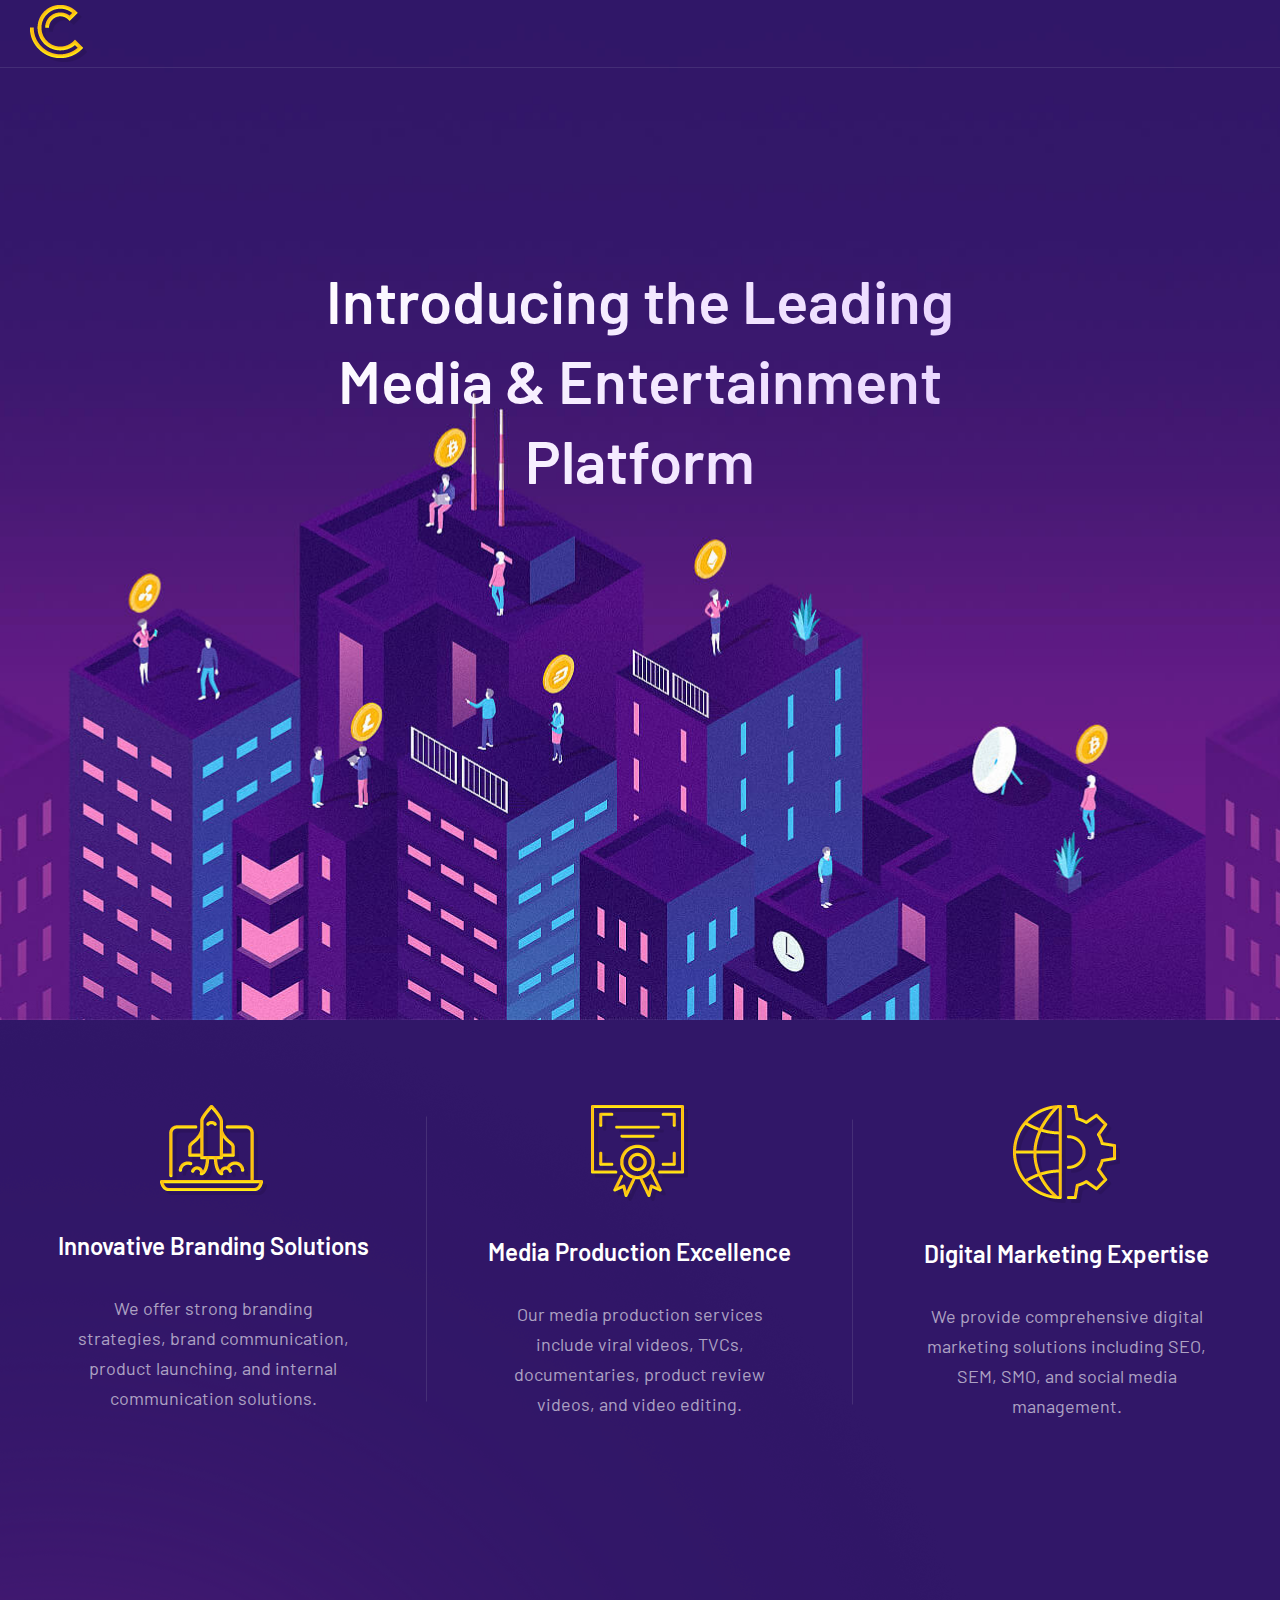
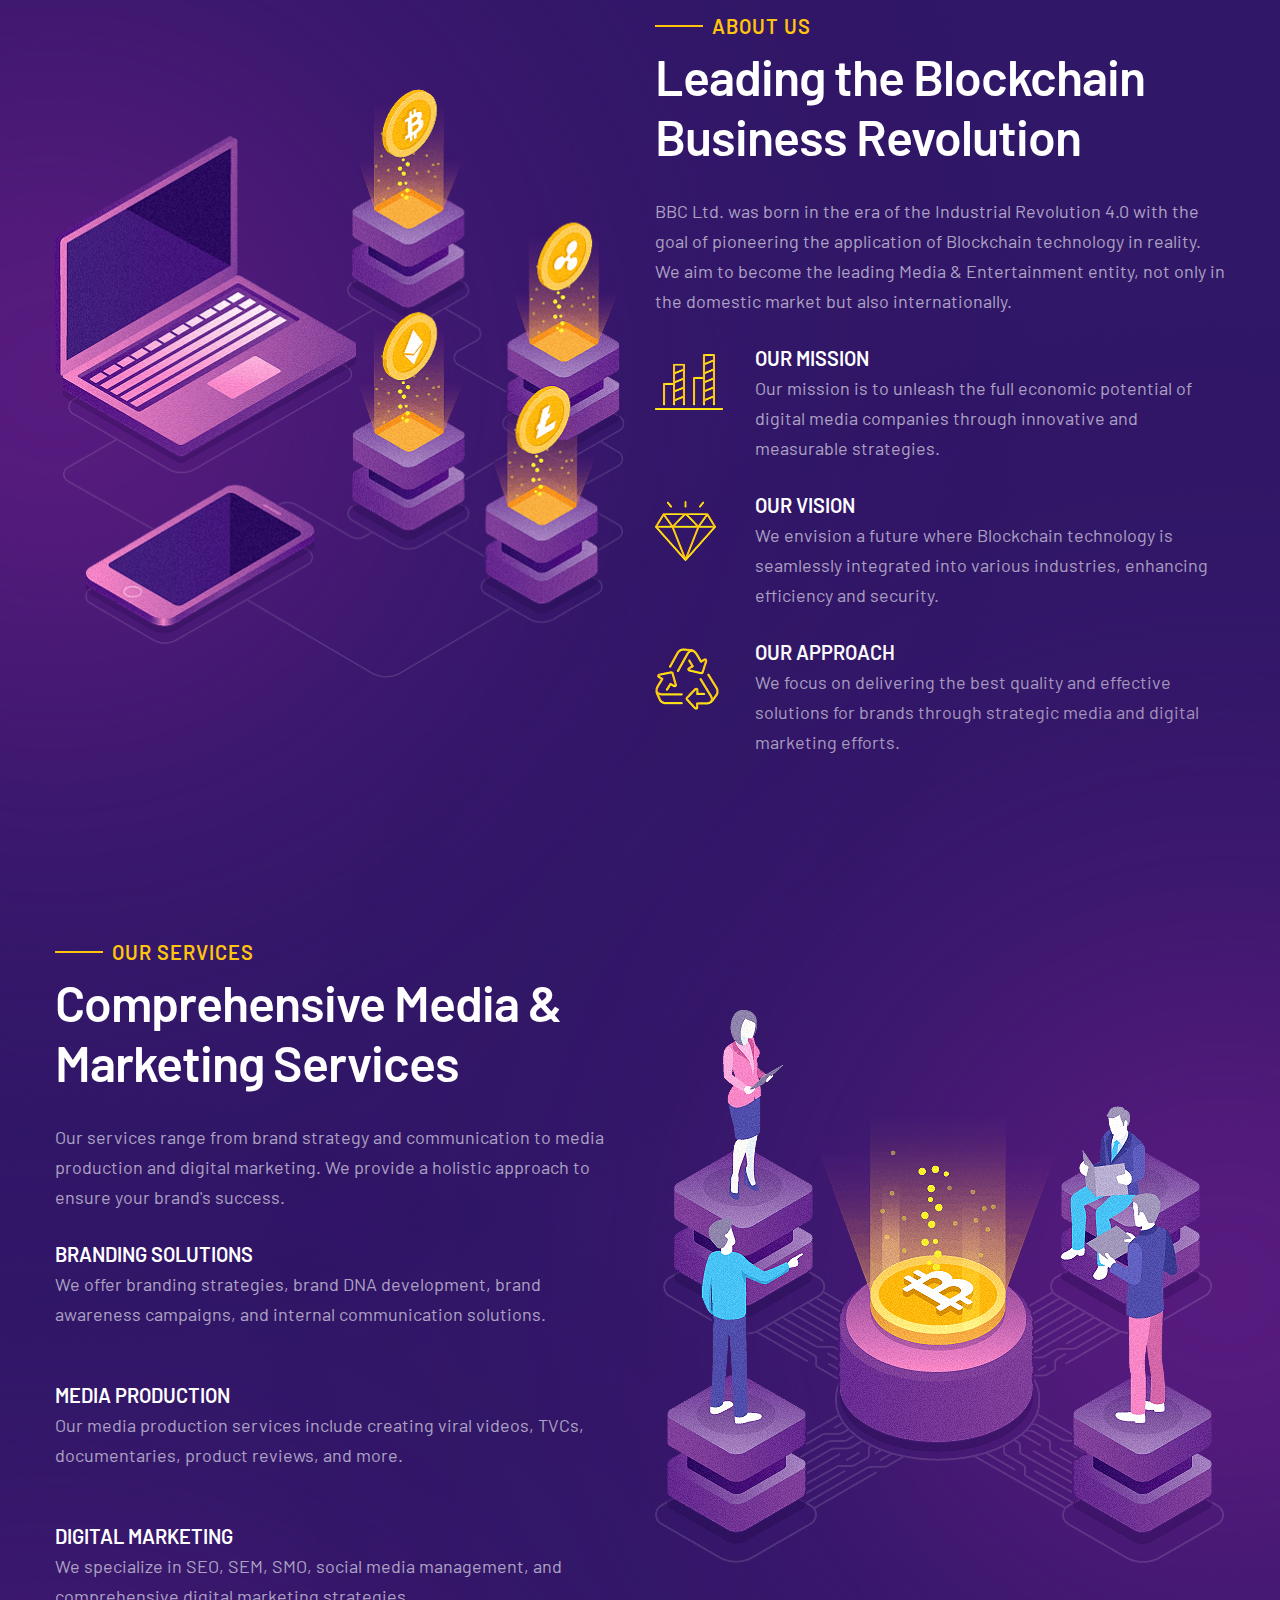
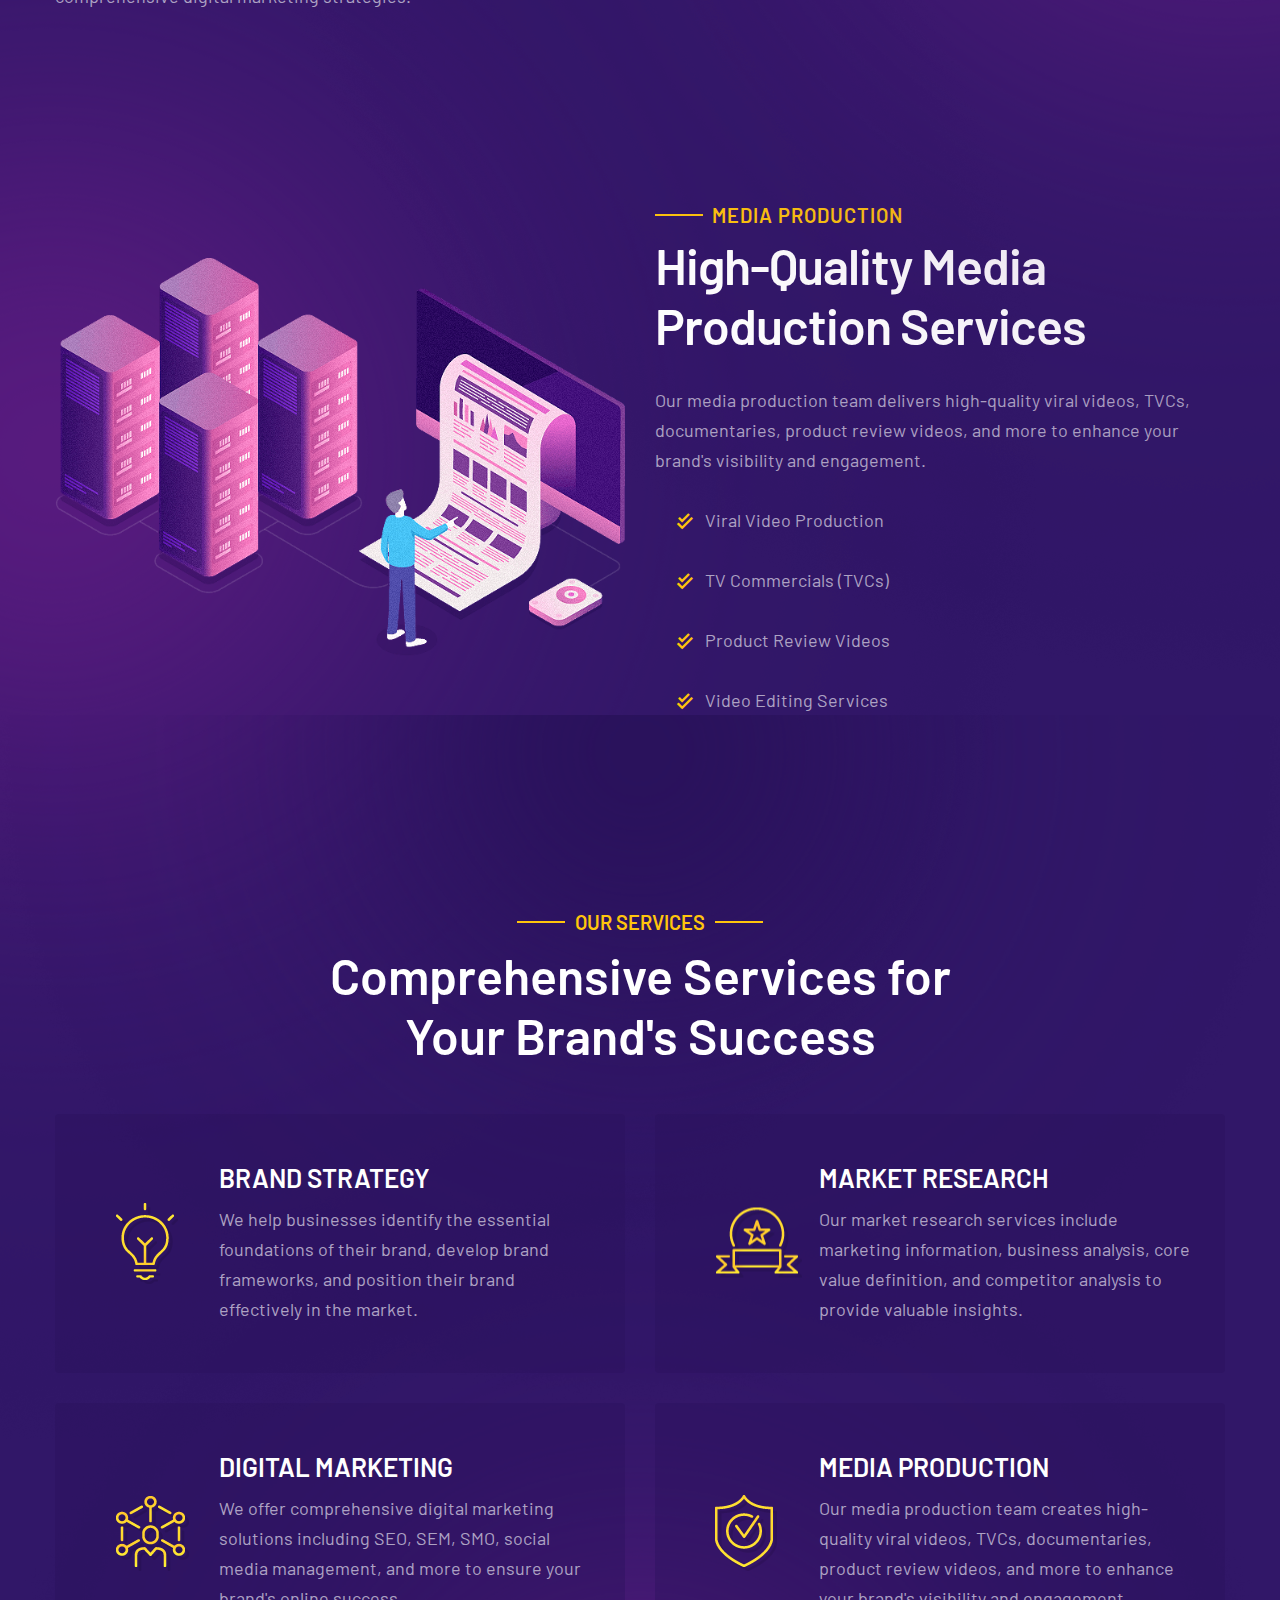
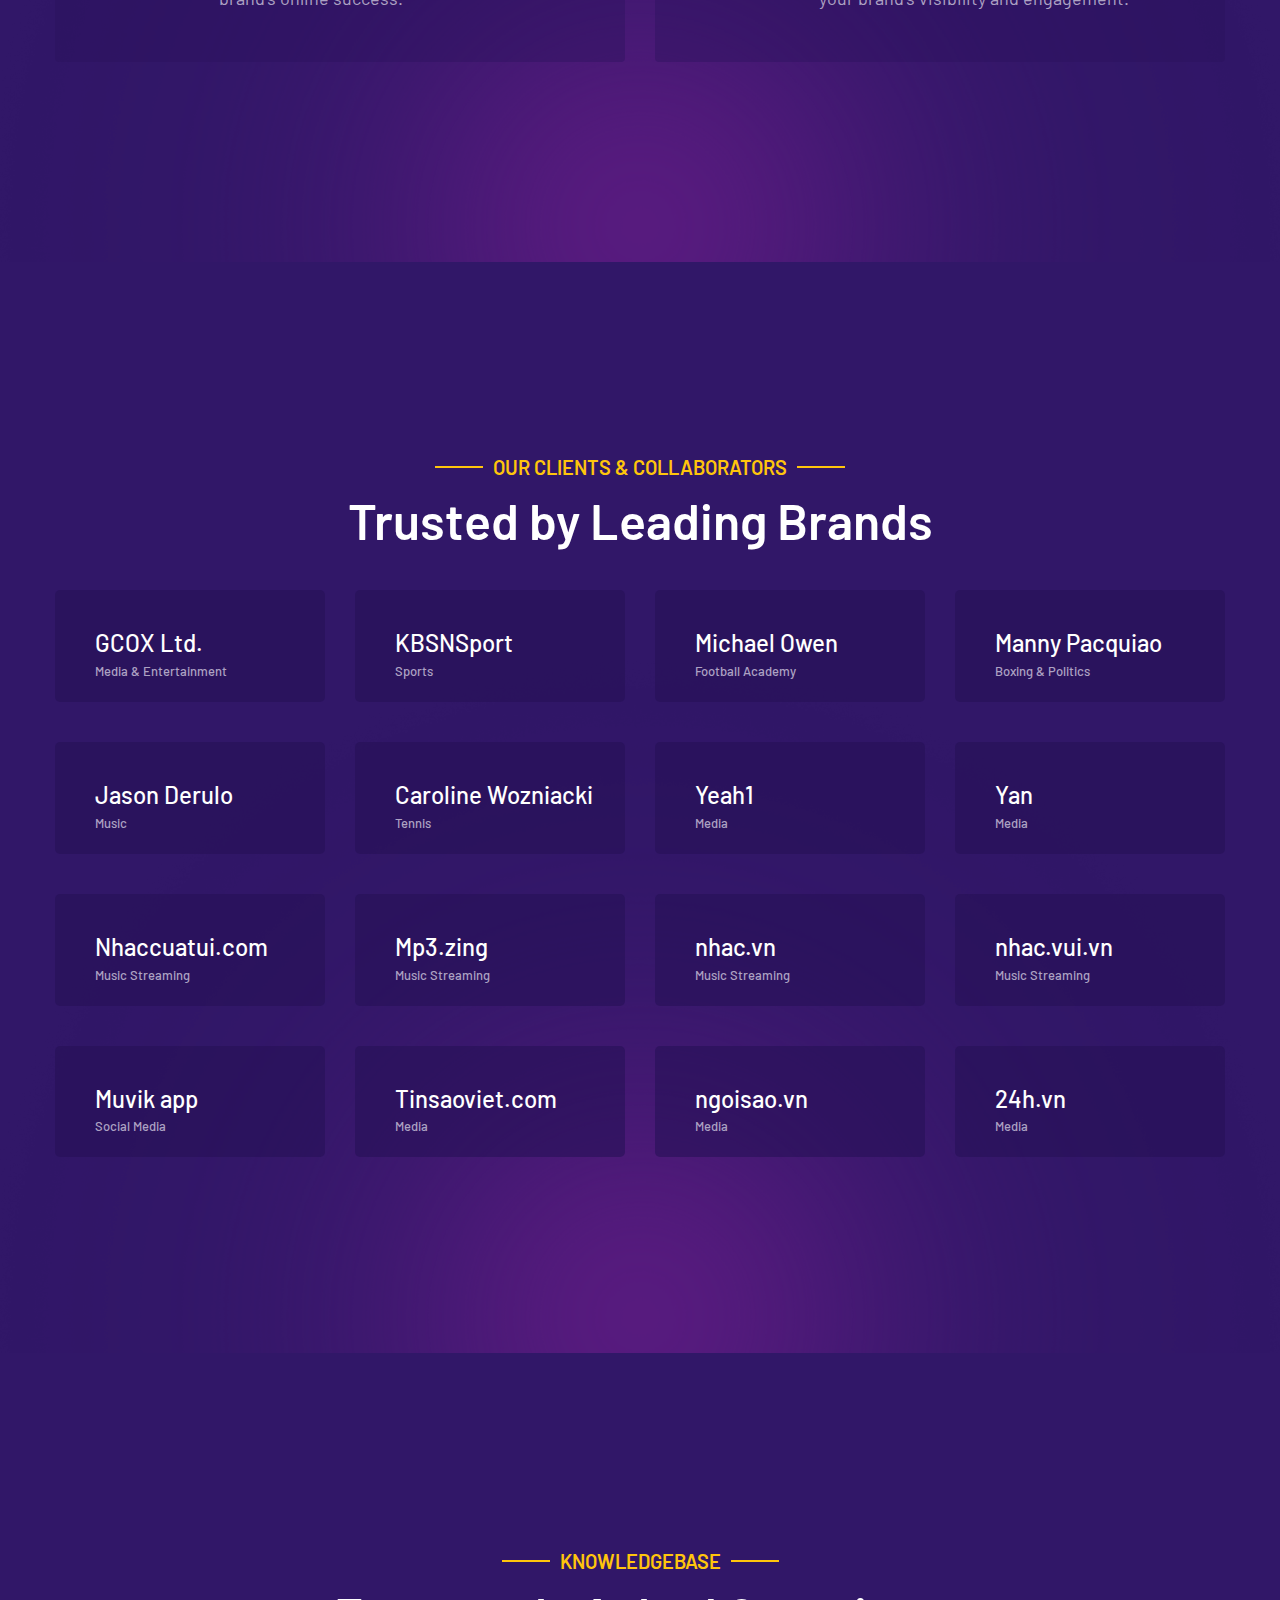
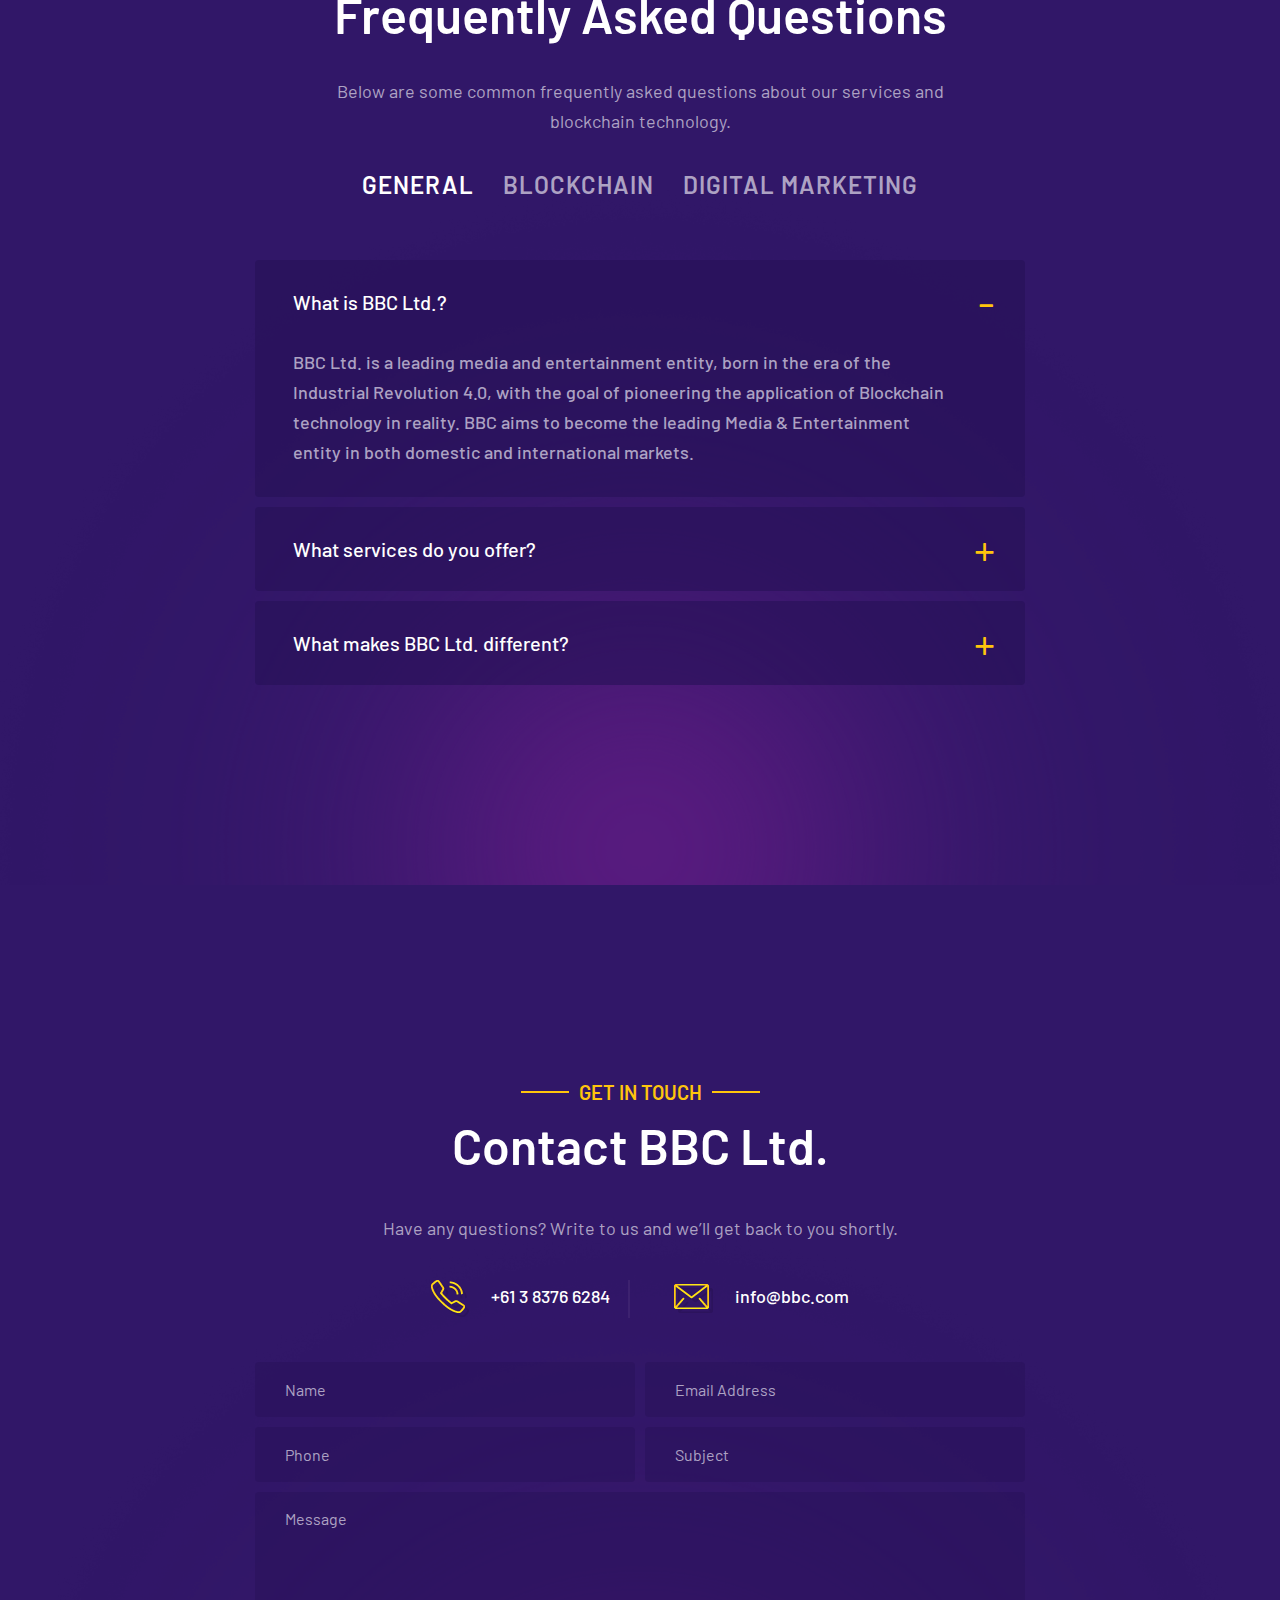
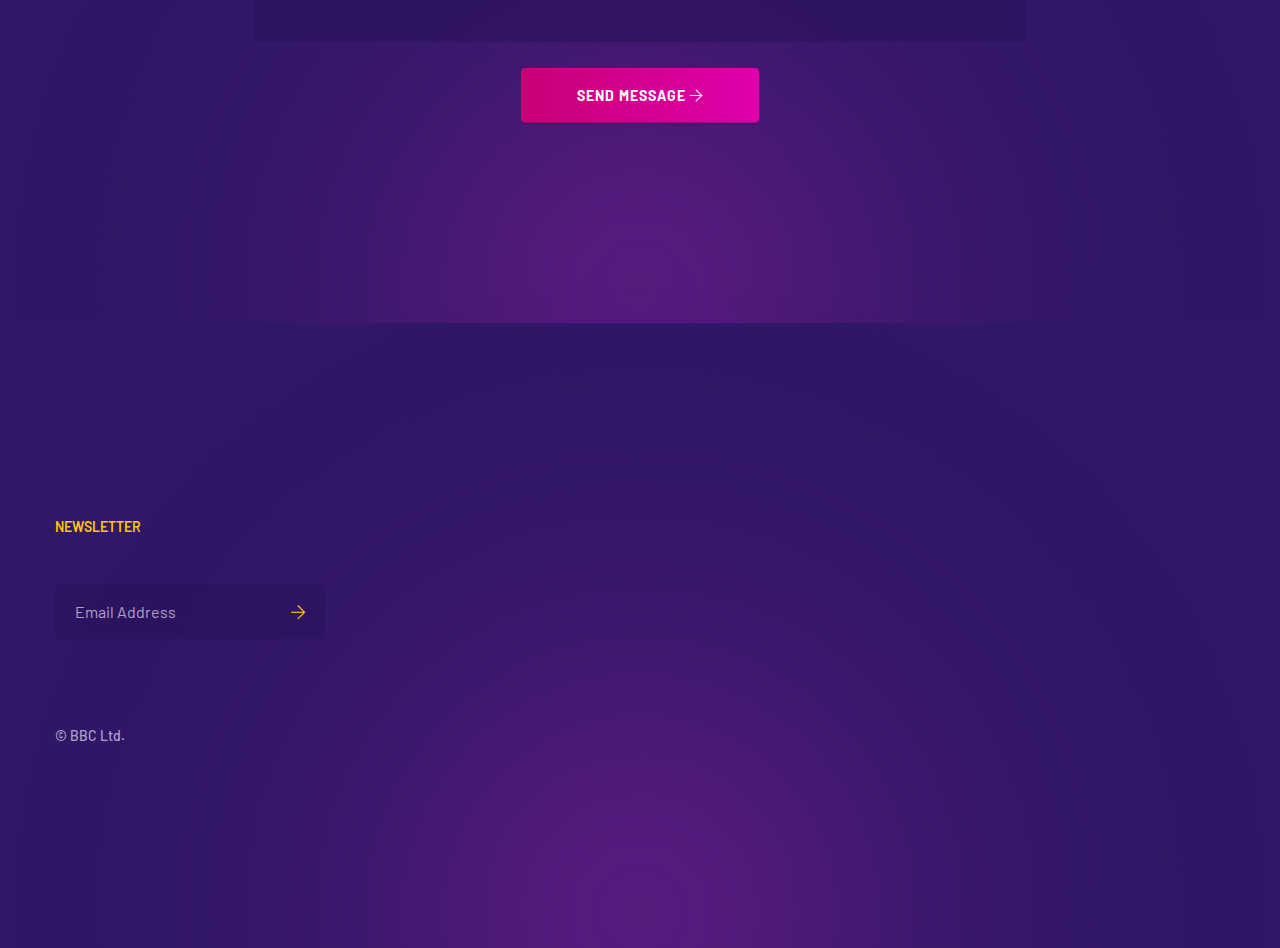
<file: version-1/index.html>
<!DOCTYPE html>
<html lang="en">
  <head>
    <!--====== Required meta tags ======-->
    <meta charset="utf-8" />
    <meta http-equiv="x-ua-compatible" content="ie=edge" />
    <meta name="description" content="" />
    <meta
      name="viewport"
      content="width=device-width, initial-scale=1, shrink-to-fit=no"
    />

    <!--====== Title ======-->
    <title>BBC Ltd. – Media & Entertainment</title>

    <!--====== Favicon Icon ======-->
    <link
      rel="shortcut icon"
      href="assets/images/favicon.ico"
      type="image/png"
    />

    <!--====== Bootstrap css ======-->
    <link rel="stylesheet" href="assets/css/bootstrap.min.css" />

    <!--====== Fontawesome css ======-->
    <link rel="stylesheet" href="assets/css/all.css" />

    <!--====== nice select css ======-->
    <link rel="stylesheet" href="assets/css/nice-select.css" />

    <!--====== Slick css ======-->
    <link rel="stylesheet" href="assets/css/slick.css" />

    <!--====== Swiper css ======-->
    <link rel="stylesheet" href="assets/css/swiper.min.css" />

    <!--====== Default css ======-->
    <link rel="stylesheet" href="assets/css/default.css" />

    <!--====== Style css ======-->
    <link rel="stylesheet" href="assets/css/style.css" />
  </head>

  <body>
    <!--====== HEADER PART START ======-->

    <header class="header-area">
      <div class="header-nav">
        <div class="container-fluid">
          <div class="row">
            <div class="col-lg-12">
              <div class="navigation">
                <nav class="navbar navbar-expand-lg navbar-light">
                  <a class="navbar-brand" href="index.html"
                    ><img src="assets/images/logo.png" alt=""
                  /></a>
                  <!-- logo -->
                  <button
                    class="navbar-toggler"
                    type="button"
                    data-toggle="collapse"
                    data-target="#navbarSupportedContent"
                    aria-controls="navbarSupportedContent"
                    aria-expanded="false"
                    aria-label="Toggle navigation"
                  >
                    <span class="toggler-icon"></span>
                    <span class="toggler-icon"></span>
                    <span class="toggler-icon"></span>
                  </button>
                  <!-- navbar toggler -->
                </nav>
              </div>
              <!-- navigation -->
            </div>
          </div>
        </div>
      </div>
    </header>

    <!--====== HEADER PART ENDS ======-->

    <!--====== BANNER PART START ======-->

    <section
      class="banner-area bg_cover"
      style="background-image: url(assets/images/banner-bg.jpg)"
    >
      <div class="container">
        <div class="row justify-content-center">
          <div class="col-lg-8 col-md-8">
            <div class="banner-content text-center">
              <h1 class="title">
                Introducing the Leading Media & Entertainment Platform
              </h1>
            </div>
          </div>
        </div>
      </div>
    </section>

    <!--====== BANNER PART ENDS ======-->

    <!--====== BBC FEATURES PART START ======-->

    <section class="crypten-features-area">
      <div class="container-fluid">
        <div class="row">
          <div class="col-lg-4">
            <div class="crypten-features-item text-center mt-30">
              <img src="assets/images/icon/features-icon-1.png" alt="icon" />
              <h3 class="title">Innovative Branding Solutions</h3>
              <p>
                We offer strong branding strategies, brand communication,
                product launching, and internal communication solutions.
              </p>
            </div>
          </div>
          <div class="col-lg-4">
            <div class="crypten-features-item text-center mt-30">
              <img src="assets/images/icon/features-icon-2.png" alt="icon" />
              <h3 class="title">Media Production Excellence</h3>
              <p>
                Our media production services include viral videos, TVCs,
                documentaries, product review videos, and video editing.
              </p>
            </div>
          </div>
          <div class="col-lg-4">
            <div class="crypten-features-item text-center mt-30 item-3">
              <img src="assets/images/icon/features-icon-3.png" alt="icon" />
              <h3 class="title">Digital Marketing Expertise</h3>
              <p>
                We provide comprehensive digital marketing solutions including
                SEO, SEM, SMO, and social media management.
              </p>
            </div>
          </div>
        </div>
      </div>
    </section>

    <!--====== BBC FEATURES PART ENDS ======-->

    <!--====== ABOUT US PART START ======-->

    <section class="crypten-trade-area pt-190">
      <div class="item-1">
        <div class="container">
          <div class="row align-items-center">
            <div class="col-lg-6">
              <div class="crypten-trade-thumb">
                <img src="assets/images/benefits-1.png" alt="" />
              </div>
            </div>
            <div class="col-lg-6">
              <div class="crypten-trade-content">
                <span>About Us</span>
                <h3 class="title">
                  Leading the Blockchain Business Revolution
                </h3>
                <p>
                  BBC Ltd. was born in the era of the Industrial Revolution 4.0
                  with the goal of pioneering the application of Blockchain
                  technology in reality. We aim to become the leading Media &
                  Entertainment entity, not only in the domestic market but also
                  internationally.
                </p>
                <div class="trade-item mt-30">
                  <img src="assets/images/icon/trade-icon-1.png" alt="" />
                  <h5 class="title">Our Mission</h5>
                  <p>
                    Our mission is to unleash the full economic potential of
                    digital media companies through innovative and measurable
                    strategies.
                  </p>
                </div>
                <div class="trade-item mt-30">
                  <img src="assets/images/icon/trade-icon-2.png" alt="" />
                  <h5 class="title">Our Vision</h5>
                  <p>
                    We envision a future where Blockchain technology is
                    seamlessly integrated into various industries, enhancing
                    efficiency and security.
                  </p>
                </div>
                <div class="trade-item mt-30">
                  <img src="assets/images/icon/trade-icon-3.png" alt="" />
                  <h5 class="title">Our Approach</h5>
                  <p>
                    We focus on delivering the best quality and effective
                    solutions for brands through strategic media and digital
                    marketing efforts.
                  </p>
                </div>
              </div>
            </div>
          </div>
        </div>
        <div class="crypten-color">
          <img src="assets/images/shape/color-bg.png" alt="" />
        </div>
      </div>
      <div class="item-1 item-2 mt-180">
        <div class="container">
          <div class="row align-items-center">
            <div class="col-lg-6 order-lg-1 order-2">
              <div class="crypten-trade-content">
                <span>Our Services</span>
                <h3 class="title">Comprehensive Media & Marketing Services</h3>
                <p>
                  Our services range from brand strategy and communication to
                  media production and digital marketing. We provide a holistic
                  approach to ensure your brand's success.
                </p>
                <div class="trade-about-follow mt-30">
                  <h5 class="title">Branding Solutions</h5>
                  <p>
                    We offer branding strategies, brand DNA development, brand
                    awareness campaigns, and internal communication solutions.
                  </p>
                </div>
                <div class="trade-about-follow mt-30">
                  <h5 class="title">Media Production</h5>
                  <p>
                    Our media production services include creating viral videos,
                    TVCs, documentaries, product reviews, and more.
                  </p>
                </div>
                <div class="trade-about-follow mt-30">
                  <h5 class="title">Digital Marketing</h5>
                  <p>
                    We specialize in SEO, SEM, SMO, social media management, and
                    comprehensive digital marketing strategies.
                  </p>
                </div>
              </div>
            </div>
            <div class="col-lg-6 order-lg-2 order-1">
              <div class="crypten-trade-thumb">
                <img src="assets/images/benefits-2.png" alt="" />
              </div>
            </div>
          </div>
        </div>
        <div class="crypten-color">
          <img src="assets/images/shape/color-bg-2.png" alt="" />
        </div>
      </div>
      <div class="item-1 mt-165">
        <div class="container">
          <div class="row align-items-center">
            <div class="col-lg-6">
              <div class="crypten-trade-thumb">
                <img src="assets/images/benefits-3.png" alt="" />
              </div>
            </div>
            <div class="col-lg-6">
              <div class="crypten-trade-content">
                <span>Media Production</span>
                <h3 class="title">High-Quality Media Production Services</h3>
                <p>
                  Our media production team delivers high-quality viral videos,
                  TVCs, documentaries, product review videos, and more to
                  enhance your brand's visibility and engagement.
                </p>
                <div class="trade-contracts mt-30">
                  <i class="far fa-check-double"></i>
                  <p>Viral Video Production</p>
                </div>
                <div class="trade-contracts mt-30">
                  <i class="far fa-check-double"></i>
                  <p>TV Commercials (TVCs)</p>
                </div>
                <div class="trade-contracts mt-30">
                  <i class="far fa-check-double"></i>
                  <p>Product Review Videos</p>
                </div>
                <div class="trade-contracts mt-30">
                  <i class="far fa-check-double"></i>
                  <p>Video Editing Services</p>
                </div>
              </div>
            </div>
          </div>
        </div>
        <div class="crypten-color">
          <img src="assets/images/shape/color-bg.png" alt="" />
        </div>
      </div>
    </section>

    <!--====== ABOUT US PART ENDS ======-->

    <!--====== BENEFITS PART START ======-->

    <section class="banefits-area">
      <div class="container">
        <div class="row justify-content-center">
          <div class="col-lg-7">
            <div class="section-title text-center">
              <span>Our Services</span>
              <h3 class="title">
                Comprehensive Services for Your Brand's Success
              </h3>
            </div>
          </div>
        </div>
        <div class="row justify-content-center">
          <div class="col-lg-6 col-md-9">
            <div class="banefits-item mt-30">
              <img src="assets/images/icon/banefits-1.png" alt="icon" />
              <h4 class="title">Brand Strategy</h4>
              <p>
                We help businesses identify the essential foundations of their
                brand, develop brand frameworks, and position their brand
                effectively in the market.
              </p>
            </div>
          </div>
          <div class="col-lg-6 col-md-9">
            <div class="banefits-item mt-30">
              <img src="assets/images/icon/banefits-2.png" alt="icon" />
              <h4 class="title">Market Research</h4>
              <p>
                Our market research services include marketing information,
                business analysis, core value definition, and competitor
                analysis to provide valuable insights.
              </p>
            </div>
          </div>
          <div class="col-lg-6 col-md-9">
            <div class="banefits-item mt-30">
              <img src="assets/images/icon/banefits-3.png" alt="icon" />
              <h4 class="title">Digital Marketing</h4>
              <p>
                We offer comprehensive digital marketing solutions including
                SEO, SEM, SMO, social media management, and more to ensure your
                brand's online success.
              </p>
            </div>
          </div>
          <div class="col-lg-6 col-md-9">
            <div class="banefits-item mt-30">
              <img src="assets/images/icon/banefits-4.png" alt="icon" />
              <h4 class="title">Media Production</h4>
              <p>
                Our media production team creates high-quality viral videos,
                TVCs, documentaries, product review videos, and more to enhance
                your brand's visibility and engagement.
              </p>
            </div>
          </div>
        </div>
      </div>
      <div class="banefits-color">
        <img src="assets/images/shape/color-bg-3.png" alt="" />
      </div>
      <div class="banefits-color-2">
        <img src="assets/images/shape/color-bg-4.png" alt="" />
      </div>
    </section>

    <!--====== BENEFITS PART ENDS ======-->

    <!--====== TEAM PART START ======-->

    <section class="team-area">
      <div class="container">
        <div class="row justify-content-center">
          <div class="col-lg-7">
            <div class="section-title text-center">
              <span>Our Clients & Collaborators</span>
              <h3 class="title">Trusted by Leading Brands</h3>
            </div>
          </div>
        </div>
        <div class="row">
          <div class="col-lg-3 col-md-6 col-sm-6">
            <div class="team-item mt-40">
              <div class="team-content">
                <h4 class="title">GCOX Ltd.</h4>
                <span>Media & Entertainment</span>
              </div>
            </div>
          </div>
          <div class="col-lg-3 col-md-6 col-sm-6">
            <div class="team-item mt-40">
              <div class="team-content">
                <h4 class="title">KBSNSport</h4>
                <span>Sports</span>
              </div>
            </div>
          </div>
          <div class="col-lg-3 col-md-6 col-sm-6">
            <div class="team-item mt-40">
              <div class="team-content">
                <h4 class="title">Michael Owen</h4>
                <span>Football Academy</span>
              </div>
            </div>
          </div>
          <div class="col-lg-3 col-md-6 col-sm-6">
            <div class="team-item mt-40">
              <div class="team-content">
                <h4 class="title">Manny Pacquiao</h4>
                <span>Boxing & Politics</span>
              </div>
            </div>
          </div>
          <div class="col-lg-3 col-md-6 col-sm-6">
            <div class="team-item mt-40">
              <div class="team-content">
                <h4 class="title">Jason Derulo</h4>
                <span>Music</span>
              </div>
            </div>
          </div>
          <div class="col-lg-3 col-md-6 col-sm-6">
            <div class="team-item mt-40">
              <div class="team-content">
                <h4 class="title">Caroline Wozniacki</h4>
                <span>Tennis</span>
              </div>
            </div>
          </div>
          <div class="col-lg-3 col-md-6 col-sm-6">
            <div class="team-item mt-40">
              <div class="team-content">
                <h4 class="title">Yeah1</h4>
                <span>Media</span>
              </div>
            </div>
          </div>
          <div class="col-lg-3 col-md-6 col-sm-6">
            <div class="team-item mt-40">
              <div class="team-content">
                <h4 class="title">Yan</h4>
                <span>Media</span>
              </div>
            </div>
          </div>
          <div class="col-lg-3 col-md-6 col-sm-6">
            <div class="team-item mt-40">
              <div class="team-content">
                <h4 class="title">Nhaccuatui.com</h4>
                <span>Music Streaming</span>
              </div>
            </div>
          </div>
          <div class="col-lg-3 col-md-6 col-sm-6">
            <div class="team-item mt-40">
              <div class="team-content">
                <h4 class="title">Mp3.zing</h4>
                <span>Music Streaming</span>
              </div>
            </div>
          </div>
          <div class="col-lg-3 col-md-6 col-sm-6">
            <div class="team-item mt-40">
              <div class="team-content">
                <h4 class="title">nhac.vn</h4>
                <span>Music Streaming</span>
              </div>
            </div>
          </div>
          <div class="col-lg-3 col-md-6 col-sm-6">
            <div class="team-item mt-40">
              <div class="team-content">
                <h4 class="title">nhac.vui.vn</h4>
                <span>Music Streaming</span>
              </div>
            </div>
          </div>
          <div class="col-lg-3 col-md-6 col-sm-6">
            <div class="team-item mt-40">
              <div class="team-content">
                <h4 class="title">Muvik app</h4>
                <span>Social Media</span>
              </div>
            </div>
          </div>
          <div class="col-lg-3 col-md-6 col-sm-6">
            <div class="team-item mt-40">
              <div class="team-content">
                <h4 class="title">Tinsaoviet.com</h4>
                <span>Media</span>
              </div>
            </div>
          </div>
          <div class="col-lg-3 col-md-6 col-sm-6">
            <div class="team-item mt-40">
              <div class="team-content">
                <h4 class="title">ngoisao.vn</h4>
                <span>Media</span>
              </div>
            </div>
          </div>
          <div class="col-lg-3 col-md-6 col-sm-6">
            <div class="team-item mt-40">
              <div class="team-content">
                <h4 class="title">24h.vn</h4>
                <span>Media</span>
              </div>
            </div>
          </div>
        </div>
      </div>
      <div class="banefits-color-2">
        <img src="assets/images/shape/color-bg-4.png" alt="" />
      </div>
    </section>

    <!--====== TEAM PART ENDS ======-->

    <!--====== FAQ PART START ======-->

    <section class="faq-area">
      <div class="container">
        <div class="row justify-content-center">
          <div class="col-lg-8">
            <div class="section-title text-center">
              <span>Knowledgebase</span>
              <h3 class="title">Frequently Asked Questions</h3>
              <p>
                Below are some common frequently asked questions about our
                services and blockchain technology.
              </p>
              <ul class="nav nav-pills" id="pills-tab-2" role="tablist">
                <li class="nav-item" role="presentation">
                  <a
                    class="nav-link active"
                    id="pills-a-tab"
                    data-toggle="pill"
                    href="#pills-a"
                    role="tab"
                    aria-controls="pills-a"
                    aria-selected="true"
                    >General</a
                  >
                </li>
                <li class="nav-item" role="presentation">
                  <a
                    class="nav-link"
                    id="pills-b-tab"
                    data-toggle="pill"
                    href="#pills-b"
                    role="tab"
                    aria-controls="pills-b"
                    aria-selected="false"
                    >Blockchain</a
                  >
                </li>
                <li class="nav-item" role="presentation">
                  <a
                    class="nav-link"
                    id="pills-c-tab"
                    data-toggle="pill"
                    href="#pills-c"
                    role="tab"
                    aria-controls="pills-c"
                    aria-selected="false"
                    >Digital Marketing</a
                  >
                </li>
              </ul>
            </div>
            <div class="tab-content" id="pills-tabContent-2">
              <div
                class="tab-pane fade show active"
                id="pills-a"
                role="tabpanel"
                aria-labelledby="pills-a-tab"
              >
                <div class="faq-accordion">
                  <div class="accrodion-grp" data-grp-name="faq-accrodion">
                    <div
                      class="accrodion active animated wow fadeInRight"
                      data-wow-duration="1500ms"
                      data-wow-delay="0ms"
                    >
                      <div class="accrodion-inner">
                        <div class="accrodion-title">
                          <h4>What is BBC Ltd.?</h4>
                        </div>
                        <div class="accrodion-content">
                          <div class="inner">
                            <p>
                              BBC Ltd. is a leading media and entertainment
                              entity, born in the era of the Industrial
                              Revolution 4.0, with the goal of pioneering the
                              application of Blockchain technology in reality.
                              BBC aims to become the leading Media &
                              Entertainment entity in both domestic and
                              international markets.
                            </p>
                          </div>
                          <!-- /.inner -->
                        </div>
                      </div>
                      <!-- /.accrodion-inner -->
                    </div>
                    <div
                      class="accrodion animated wow fadeInRight"
                      data-wow-duration="1500ms"
                      data-wow-delay="300ms"
                    >
                      <div class="accrodion-inner">
                        <div class="accrodion-title">
                          <h4>What services do you offer?</h4>
                        </div>
                        <div class="accrodion-content">
                          <div class="inner">
                            <p>
                              We offer a wide range of services including
                              branding solutions, media production, digital
                              marketing, market research, and Blockchain
                              education to ensure your brand's success.
                            </p>
                          </div>
                          <!-- /.inner -->
                        </div>
                      </div>
                      <!-- /.accrodion-inner -->
                    </div>
                    <div
                      class="accrodion animated wow fadeInRight"
                      data-wow-duration="1500ms"
                      data-wow-delay="600ms"
                    >
                      <div class="accrodion-inner">
                        <div class="accrodion-title">
                          <h4>What makes BBC Ltd. different?</h4>
                        </div>
                        <div class="accrodion-content">
                          <div class="inner">
                            <p>
                              Our innovative approach, experienced team, and
                              comprehensive services make us a leader in the
                              media and entertainment industry, ensuring your
                              brand's success through quality and effective
                              solutions.
                            </p>
                          </div>
                          <!-- /.inner -->
                        </div>
                      </div>
                      <!-- /.accrodion-inner -->
                    </div>
                  </div>
                </div>
              </div>
              <div
                class="tab-pane fade"
                id="pills-b"
                role="tabpanel"
                aria-labelledby="pills-b-tab"
              >
                <div class="faq-accordion">
                  <div class="accrodion-grp" data-grp-name="faq-accrodion">
                    <div
                      class="accrodion active animated wow fadeInRight"
                      data-wow-duration="1500ms"
                      data-wow-delay="0ms"
                    >
                      <div class="accrodion-inner">
                        <div class="accrodion-title">
                          <h4>What is Blockchain technology?</h4>
                        </div>
                        <div class="accrodion-content">
                          <div class="inner">
                            <p>
                              Blockchain is a decentralized platform that
                              ensures data integrity and security by making it
                              nearly impossible to alter or modify data once it
                              has been written. It is being used by leading
                              technology and financial groups worldwide.
                            </p>
                          </div>
                          <!-- /.inner -->
                        </div>
                      </div>
                      <!-- /.accrodion-inner -->
                    </div>
                    <div
                      class="accrodion animated wow fadeInRight"
                      data-wow-duration="1500ms"
                      data-wow-delay="300ms"
                    >
                      <div class="accrodion-inner">
                        <div class="accrodion-title">
                          <h4>How does Blockchain enhance security?</h4>
                        </div>
                        <div class="accrodion-content">
                          <div class="inner">
                            <p>
                              Blockchain enhances security by decentralizing
                              data storage and ensuring that all transactions
                              are transparent and immutable, reducing the risk
                              of fraud and hacking.
                            </p>
                          </div>
                          <!-- /.inner -->
                        </div>
                      </div>
                      <!-- /.accrodion-inner -->
                    </div>
                    <div
                      class="accrodion animated wow fadeInRight"
                      data-wow-duration="1500ms"
                      data-wow-delay="600ms"
                    >
                      <div class="accrodion-inner">
                        <div class="accrodion-title">
                          <h4>What industries can benefit from Blockchain?</h4>
                        </div>
                        <div class="accrodion-content">
                          <div class="inner">
                            <p>
                              Industries such as fintech, education, banking,
                              AI, IoT, supply chain, e-government, and
                              e-commerce can benefit significantly from
                              Blockchain technology.
                            </p>
                          </div>
                          <!-- /.inner -->
                        </div>
                      </div>
                      <!-- /.accrodion-inner -->
                    </div>
                    <div
                      class="accrodion animated wow fadeInRight"
                      data-wow-duration="1500ms"
                      data-wow-delay="600ms"
                    >
                      <div class="accrodion-inner">
                        <div class="accrodion-title">
                          <h4>How is BBC Ltd. using Blockchain?</h4>
                        </div>
                        <div class="accrodion-content">
                          <div class="inner">
                            <p>
                              We are leveraging Blockchain technology to enhance
                              the efficiency and security of our media and
                              entertainment services, providing innovative
                              solutions for our clients.
                            </p>
                          </div>
                          <!-- /.inner -->
                        </div>
                      </div>
                      <!-- /.accrodion-inner -->
                    </div>
                  </div>
                </div>
              </div>
              <div
                class="tab-pane fade"
                id="pills-c"
                role="tabpanel"
                aria-labelledby="pills-c-tab"
              >
                <div class="faq-accordion">
                  <div class="accrodion-grp" data-grp-name="faq-accrodion">
                    <div
                      class="accrodion active animated wow fadeInRight"
                      data-wow-duration="1500ms"
                      data-wow-delay="0ms"
                    >
                      <div class="accrodion-inner">
                        <div class="accrodion-title">
                          <h4>What is Digital Marketing?</h4>
                        </div>
                        <div class="accrodion-content">
                          <div class="inner">
                            <p>
                              Digital marketing involves using online platforms
                              and tools to promote and advertise products and
                              services, enhancing brand visibility and
                              engagement.
                            </p>
                          </div>
                          <!-- /.inner -->
                        </div>
                      </div>
                      <!-- /.accrodion-inner -->
                    </div>
                    <div
                      class="accrodion animated wow fadeInRight"
                      data-wow-duration="1500ms"
                      data-wow-delay="300ms"
                    >
                      <div class="accrodion-inner">
                        <div class="accrodion-title">
                          <h4>How does SEO work?</h4>
                        </div>
                        <div class="accrodion-content">
                          <div class="inner">
                            <p>
                              SEO (Search Engine Optimization) improves a
                              website's visibility on search engines like Google
                              by optimizing content and structure to rank higher
                              in search results.
                            </p>
                          </div>
                          <!-- /.inner -->
                        </div>
                      </div>
                      <!-- /.accrodion-inner -->
                    </div>
                    <div
                      class="accrodion animated wow fadeInRight"
                      data-wow-duration="1500ms"
                      data-wow-delay="600ms"
                    >
                      <div class="accrodion-inner">
                        <div class="accrodion-title">
                          <h4>What is social media marketing?</h4>
                        </div>
                        <div class="accrodion-content">
                          <div class="inner">
                            <p>
                              Social media marketing involves using platforms
                              like Facebook, Twitter, and LinkedIn to promote a
                              brand, engage with customers, and drive traffic to
                              a website.
                            </p>
                          </div>
                          <!-- /.inner -->
                        </div>
                      </div>
                      <!-- /.accrodion-inner -->
                    </div>
                    <div
                      class="accrodion animated wow fadeInRight"
                      data-wow-duration="1500ms"
                      data-wow-delay="600ms"
                    >
                      <div class="accrodion-inner">
                        <div class="accrodion-title">
                          <h4>How can BBC Ltd. help with digital marketing?</h4>
                        </div>
                        <div class="accrodion-content">
                          <div class="inner">
                            <p>
                              Our team of experts provides comprehensive digital
                              marketing solutions including SEO, SEM, SMO, and
                              social media management to enhance your online
                              presence and drive business growth.
                            </p>
                          </div>
                          <!-- /.inner -->
                        </div>
                      </div>
                      <!-- /.accrodion-inner -->
                    </div>
                  </div>
                </div>
              </div>
            </div>
          </div>
        </div>
        <div class="banefits-color-2">
          <img src="assets/images/shape/color-bg-4.png" alt="" />
        </div>
      </div>
    </section>

    <!--====== FAQ PART ENDS ======-->

    <!--====== CONTACT PART START ======-->

    <section class="contact-area">
      <div class="container">
        <div class="row justify-content-center">
          <div class="col-lg-6">
            <div class="section-title text-center">
              <span>Get in Touch</span>
              <h3 class="title">Contact BBC Ltd.</h3>
              <p>
                Have any questions? Write to us and we’ll get back to you
                shortly.
              </p>
              <ul>
                <li>
                  <a href="tel:+61383766284"
                    ><img src="assets/images/icon/icon-7.png" alt="icon" /> +61
                    3 8376 6284</a
                  >
                </li>
                <li>
                  <a href="mailto:info@bbc.com"
                    ><img src="assets/images/icon/icon-8.png" alt="icon" />
                    info@bbc.com</a
                  >
                </li>
              </ul>
            </div>
          </div>
        </div>
        <div class="row justify-content-center">
          <div class="col-lg-8">
            <form action="#">
              <div class="contact-box">
                <div class="row">
                  <div class="col-lg-6">
                    <div class="input-box mt-10">
                      <input type="text" placeholder="Name" />
                    </div>
                  </div>
                  <div class="col-lg-6">
                    <div class="input-box mt-10">
                      <input type="text" placeholder="Email Address" />
                    </div>
                  </div>
                  <div class="col-lg-6">
                    <div class="input-box mt-10">
                      <input type="text" placeholder="Phone" />
                    </div>
                  </div>
                  <div class="col-lg-6">
                    <div class="input-box mt-10">
                      <input type="text" placeholder="Subject" />
                    </div>
                  </div>
                  <div class="col-lg-12">
                    <div class="input-box mt-10 text-center">
                      <textarea
                        name="#"
                        id="#"
                        cols="30"
                        rows="10"
                        placeholder="Message"
                      ></textarea>
                      <button type="submit" class="main-btn">
                        send message <i class="fal fa-arrow-right"></i>
                      </button>
                    </div>
                  </div>
                </div>
              </div>
            </form>
          </div>
        </div>
      </div>
      <div class="banefits-color-2">
        <img src="assets/images/shape/color-bg-4.png" alt="" />
      </div>
    </section>

    <!--====== CONTACT PART ENDS ======-->

    <!--====== FOOTER PART START ======-->

    <footer class="footer-area">
      <div class="container">
        <div class="row">
          <div class="col-lg-3 col-md-6 col-sm-6">
            <div class="footer-list mt-30">
              <h4 class="title">Newsletter</h4>
              <form action="#">
                <div class="input-box">
                  <input type="text" placeholder="Email Address" />
                  <button><i class="fal fa-arrow-right"></i></button>
                </div>
              </form>
            </div>
          </div>
        </div>
        <div class="row">
          <div class="col-lg-12">
            <div
              class="footer-copyright d-flex justify-content-between align-items-center"
            >
              <p class="order-2 order-sm-1">© BBC Ltd.</p>
            </div>
          </div>
        </div>
      </div>
      <div class="banefits-color-2">
        <img src="assets/images/shape/color-bg-4.png" alt="" />
      </div>
    </footer>

    <!--====== FOOTER PART ENDS ======-->

    <!--====== scroll_up PART START ======-->

    <a id="scroll_up"><i class="far fa-angle-up"></i></a>

    <!--====== scroll_up PART ENDS ======-->

    <!--====== jquery js ======-->
    <script src="assets/js/vendor/modernizr-3.6.0.min.js"></script>
    <script src="assets/js/vendor/jquery-1.12.4.min.js"></script>

    <!--====== Bootstrap js ======-->
    <script src="assets/js/bootstrap.min.js"></script>
    <script src="assets/js/popper.min.js"></script>

    <!--====== Slick js ======-->
    <script src="assets/js/slick.min.js"></script>

    <!--====== Swiper js ======-->
    <script src="assets/js/swiper.min.js"></script>

    <!--====== nice select js ======-->
    <script src="assets/js/jquery.nice-select.min.js"></script>

    <!--====== circle progress js ======-->
    <script src="assets/js/circle-progress.min.js"></script>

    <!--====== Images Loaded js ======-->
    <script src="assets/js/jquery.syotimer.min.js"></script>

    <!--====== Main js ======-->
    <script src="assets/js/main.js"></script>
  </body>
</html>
</file>
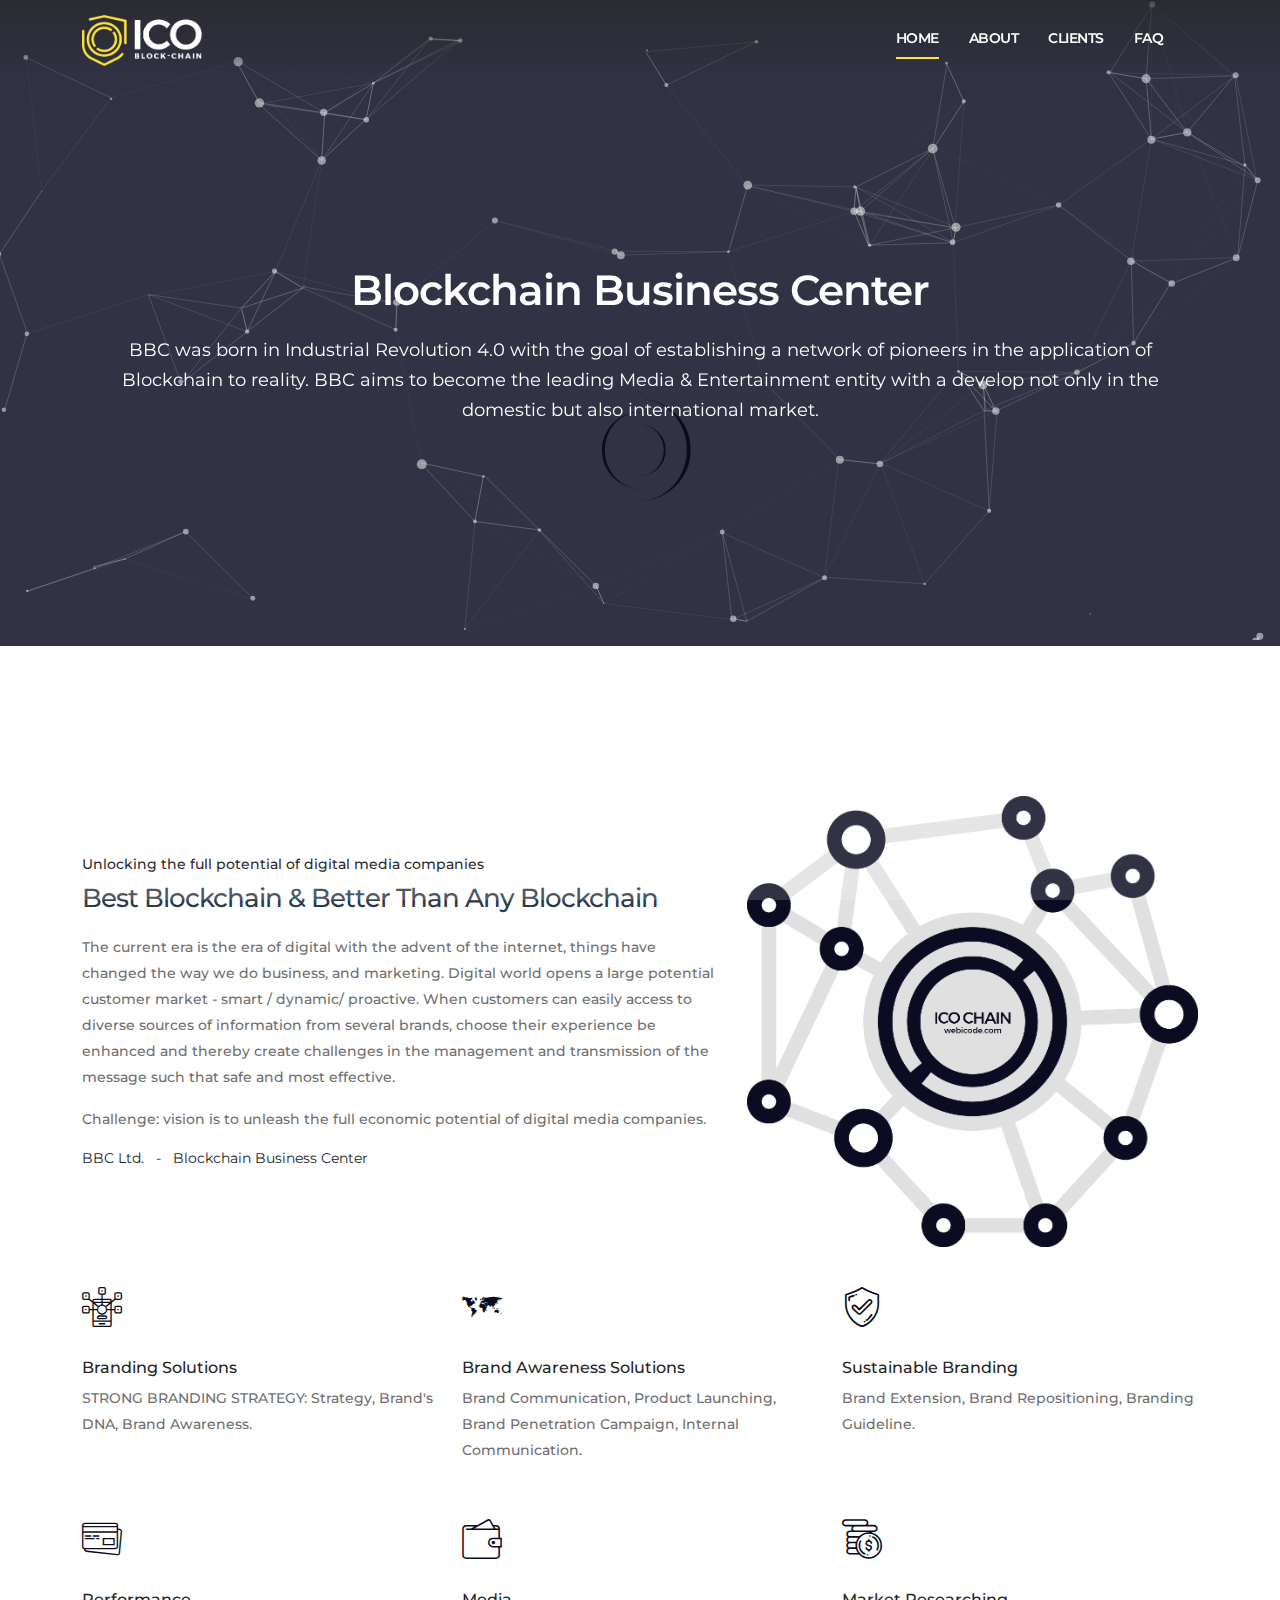
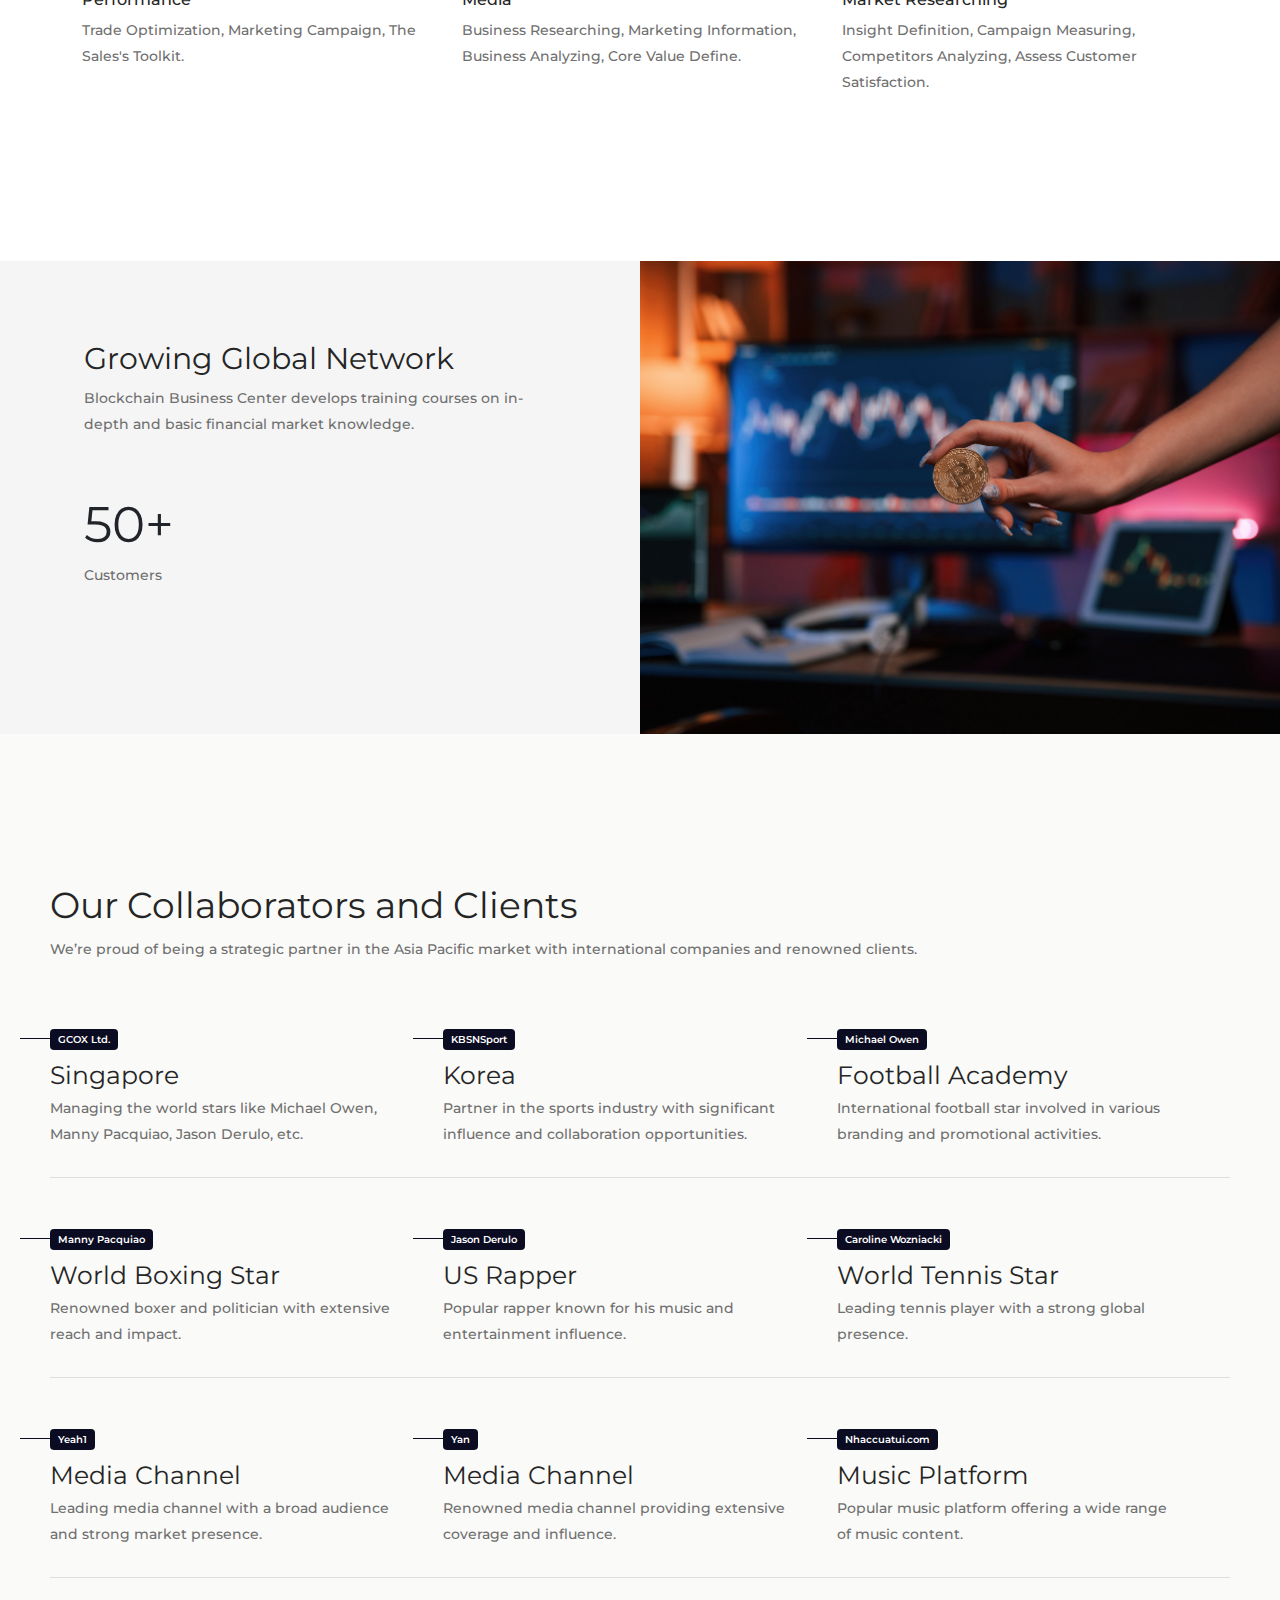
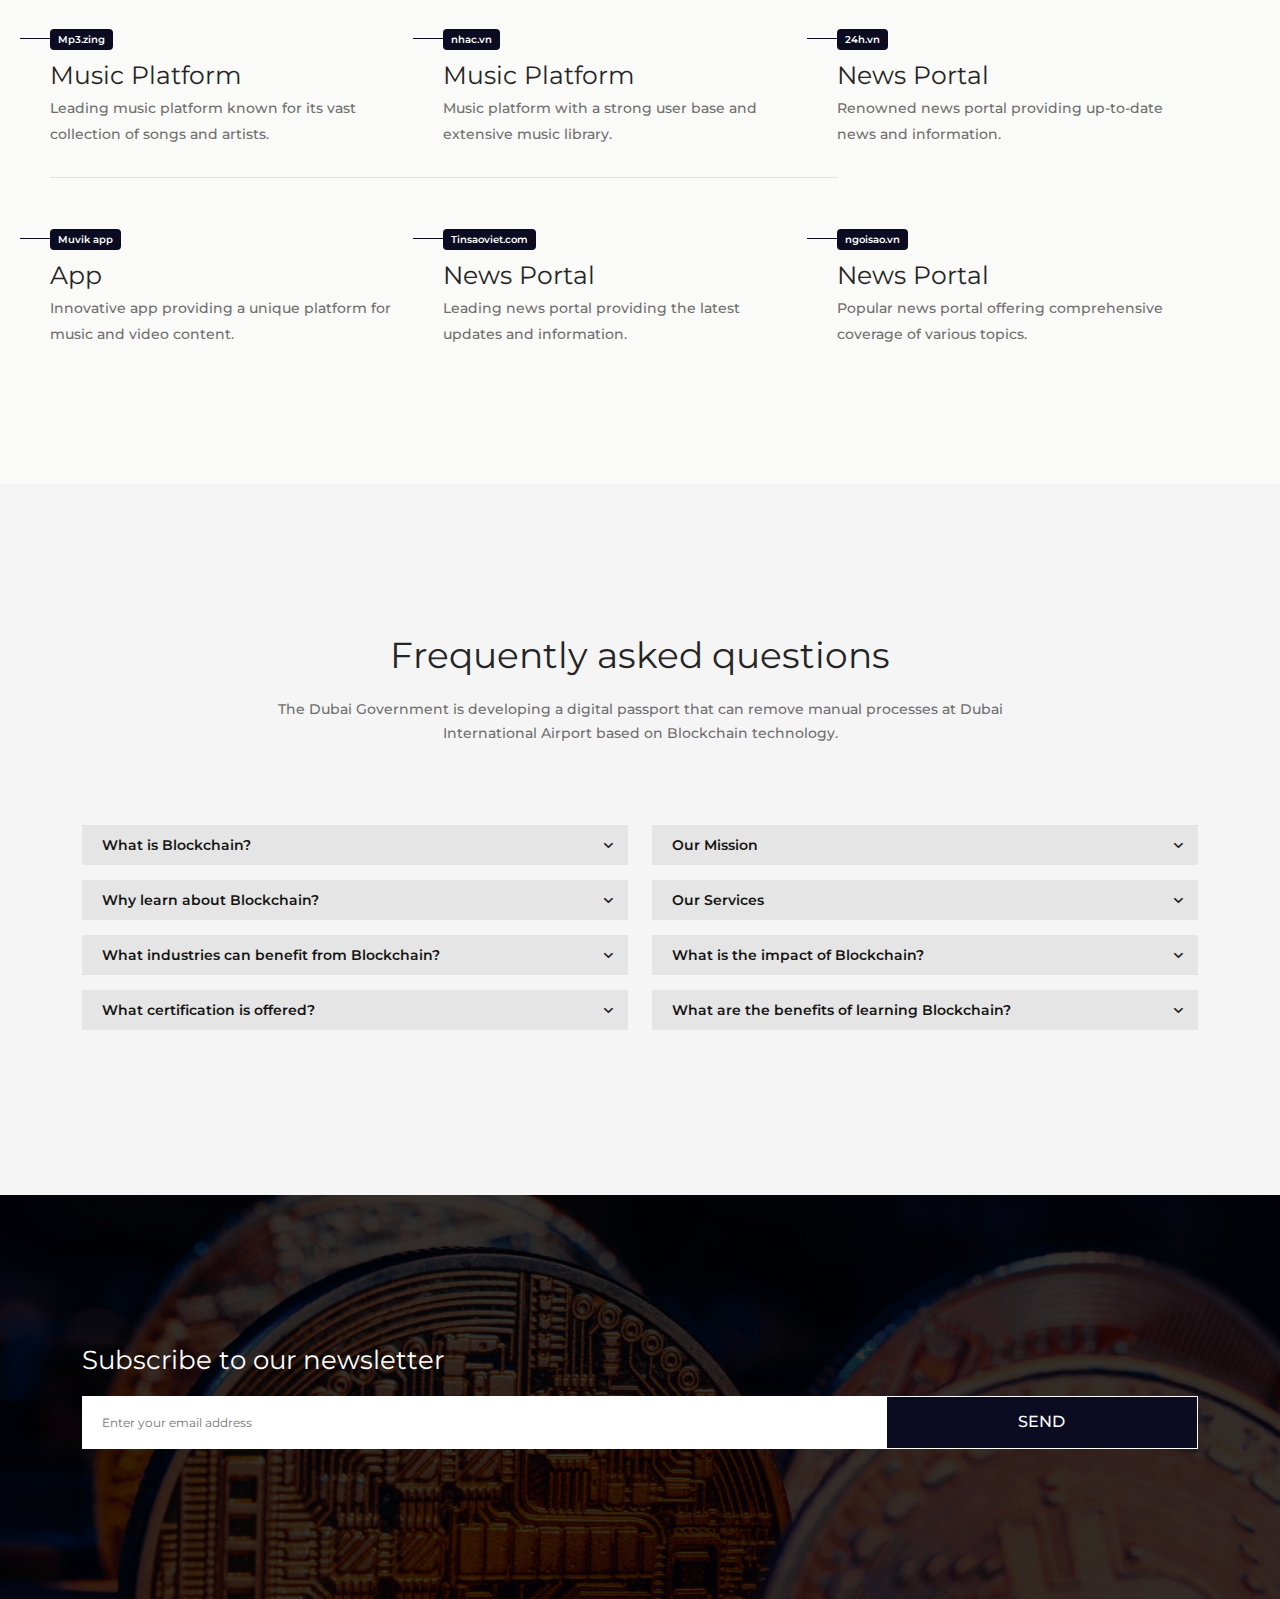
<file: version-2/index.html>
<!DOCTYPE html>
<html lang="en">
  <head>
    <meta charset="utf-8" />
    <meta http-equiv="X-UA-Compatible" content="IE=edge" />
    <meta name="viewport" content="width=device-width, initial-scale=1" />
    <meta name="description" content="" />
    <meta name="author" content="M_Adnan" />
    <title>ICO - Crypto BlockChain Parallax HTML5 Template</title>

    <!-- Bootstrap Core CSS -->
    <link href="css/bootstrap.min.css" rel="stylesheet" />

    <!-- Bootstrap 5 CSS -->
    <link href="css/bootstrap.min.css" rel="stylesheet" type="text/css" />

    <!-- Custom CSS -->
    <link href="css/main.css" rel="stylesheet" />
    <link href="css/style.css" rel="stylesheet" />
    <link href="css/responsive.css" rel="stylesheet" />
    <link href="fonts/flaticon.css" rel="stylesheet" />
    <link href="css/ionicons.min.css" rel="stylesheet" />

    <!-- JavaScripts -->
    <script src="js/modernizr.js"></script>

    <!-- Online Fonts -->
    <link
      href="https://fonts.googleapis.com/css?family=Merriweather:300,400,700,900|Montserrat:300,400,500,600,700,800"
      rel="stylesheet"
    />
    <link
      href="https://use.fontawesome.com/releases/v5.0.8/css/all.css"
      rel="stylesheet"
    />

    <!-- HTML5 Shim and Respond.js IE8 support of HTML5 elements and media queries -->
    <!-- WARNING: Respond.js doesn't work if you view the page via file:// -->
    <!--[if lt IE 9]>
      <script src="https://oss.maxcdn.com/libs/html5shiv/3.7.0/html5shiv.js"></script>
      <script src="https://oss.maxcdn.com/libs/respond.js/1.4.2/respond.min.js"></script>
    <![endif]-->
  </head>
  <body>
    <!-- LOADER -->
    <div id="loader">
      <div class="position-center-center">
        <div class="ldr"></div>
      </div>
    </div>

    <!-- Wrap -->
    <div id="wrap">
      <!-- header -->
      <header class="sticky">
        <div class="container">
          <!-- Logo -->
          <div class="logo">
            <a href="index.html"
              ><img class="img-responsive" src="images/logo.png" alt=""
            /></a>
          </div>
          <nav class="navbar ownmenu navbar-expand-lg">
            <button
              class="navbar-toggler collapsed"
              type="button"
              data-toggle="collapse"
              data-target="#navbarNav"
              aria-controls="navbarNav"
              aria-expanded="false"
              aria-label="Toggle navigation"
            >
              <span class="navbar-toggler-icon"></span>
            </button>
            <div class="collapse navbar-collapse" id="navbarNav">
              <ul class="nav">
                <li class="scroll active"><a href="#hme">Home</a></li>
                <li class="scroll"><a href="#about">About </a></li>
                <li class="scroll"><a href="#clients">Clients</a></li>
                <li class="scroll"><a href="#faq">FAQ</a></li>
              </ul>
            </div>
          </nav>
        </div>
        <div class="clearfix"></div>
      </header>

      <!-- HOME MAIN  -->
      <section class="simple-head" data-stellar-background-ratio="0.5" id="hme">
        <!-- Particles -->
        <div id="particles-js"></div>
        <div class="position-center-center">
          <div class="container text-center">
            <h1>Blockchain Business Center</h1>
            <p>
              BBC was born in Industrial Revolution 4.0 with the goal of
              establishing a network of pioneers in the application of
              Blockchain to reality. BBC aims to become the leading Media &
              Entertainment entity with a develop not only in the domestic but
              also international market.
            </p>
          </div>
        </div>
      </section>

      <!-- Content -->
      <div id="content">
        <!-- Why Choose Us -->
        <section
          class="why-choose padding-top-150 padding-bottom-150"
          id="about"
        >
          <div class="container">
            <!-- Why Choose Us  ROW-->
            <div class="row">
              <div class="col-md-7 margin-top-60">
                <!-- Tittle -->
                <div class="heading margin-bottom-20">
                  <h6 class="margin-bottom-10">
                    Unlocking the full potential of digital media companies
                  </h6>
                  <h4>Best Blockchain &amp; Better Than Any Blockchain</h4>
                </div>
                <p>
                  The current era is the era of digital with the advent of the
                  internet, things have changed the way we do business, and
                  marketing. Digital world opens a large potential customer
                  market - smart / dynamic/ proactive. When customers can easily
                  access to diverse sources of information from several brands,
                  choose their experience be enhanced and thereby create
                  challenges in the management and transmission of the message
                  such that safe and most effective.
                </p>
                <p>
                  Challenge: vision is to unleash the full economic potential of
                  digital media companies.
                </p>
                <div class="ultra-ser">
                  <span
                    ><span class="name"> BBC Ltd. &nbsp; - &nbsp;</span>
                    <span>Blockchain Business Center</span></span
                  >
                </div>
              </div>

              <!-- Image -->
              <div class="col-md-5 text-right">
                <img src="images/chain-img.png" alt="Why Choose Us Image" />
              </div>
            </div>

            <!-- Services ROW -->
            <div class="row">
              <!-- Services -->
              <div class="col-md-4">
                <div class="ib-icon"><i class="flaticon-smartphone"></i></div>
                <div class="ib-info">
                  <h4 class="h6">Branding Solutions</h4>
                  <p>
                    STRONG BRANDING STRATEGY: Strategy, Brand's DNA, Brand
                    Awareness.
                  </p>
                </div>
              </div>

              <!-- Services -->
              <div class="col-md-4">
                <div class="ib-icon">
                  <i class="flaticon-flat-world-map"></i>
                </div>
                <div class="ib-info">
                  <h4 class="h6">Brand Awareness Solutions</h4>
                  <p>
                    Brand Communication, Product Launching, Brand Penetration
                    Campaign, Internal Communication.
                  </p>
                </div>
              </div>

              <!-- Services -->
              <div class="col-md-4">
                <div class="ib-icon">
                  <i class="flaticon-secure-shield"></i>
                </div>
                <div class="ib-info">
                  <h4 class="h6">Sustainable Branding</h4>
                  <p>
                    Brand Extension, Brand Repositioning, Branding Guideline.
                  </p>
                </div>
              </div>

              <!-- Services -->
              <div class="col-md-4">
                <div class="ib-icon"><i class="flaticon-credit-card"></i></div>
                <div class="ib-info">
                  <h4 class="h6">Performance</h4>
                  <p>
                    Trade Optimization, Marketing Campaign, The Sales's Toolkit.
                  </p>
                </div>
              </div>

              <!-- Services -->
              <div class="col-md-4">
                <div class="ib-icon"><i class="flaticon-wallet"></i></div>
                <div class="ib-info">
                  <h4 class="h6">Media</h4>
                  <p>
                    Business Researching, Marketing Information, Business
                    Analyzing, Core Value Define.
                  </p>
                </div>
              </div>

              <!-- Services -->
              <div class="col-md-4">
                <div class="ib-icon"><i class="flaticon-money"></i></div>
                <div class="ib-info">
                  <h4 class="h6">Market Researching</h4>
                  <p>
                    Insight Definition, Campaign Measuring, Competitors
                    Analyzing, Assess Customer Satisfaction.
                  </p>
                </div>
              </div>
            </div>
          </div>
        </section>

        <!-- ABOUT -->
        <section class="about light-bg">
          <!-- Right Background -->
          <div class="main-page-section half_left_layout">
            <div class="main-half-layout half_right_layout"></div>

            <!-- Left Content -->
            <div class="main-half-layout-container half_right_layout">
              <div class="about-us-con">
                <h3>Growing Global Network</h3>
                <p>
                  Blockchain Business Center develops training courses on
                  in-depth and basic financial market knowledge.
                </p>
                <ul class="count-info row">
                  <li class="col">
                    <span class="counter">50</span><span>+</span>
                    <p>Customers</p>
                  </li>
                </ul>
              </div>
            </div>
          </div>
        </section>

        <!-- Road Map -->
        <section
          class="road-map padding-top-150 padding-bottom-50"
          id="clients"
        >
          <div class="container-fluid">
            <h2>Our Collaborators and Clients</h2>
            <p>
              We’re proud of being a strategic partner in the Asia Pacific
              market with international companies and renowned clients.
            </p>

            <!-- Road List -->
            <ul class="edu-list margin-top-50">
              <!-- Client 1 -->
              <li>
                <span>GCOX Ltd.</span>
                <h5>Singapore</h5>
                <p>
                  Managing the world stars like Michael Owen, Manny Pacquiao,
                  Jason Derulo, etc.
                </p>
              </li>
              <!-- Client 2 -->
              <li>
                <span>KBSNSport</span>
                <h5>Korea</h5>
                <p>
                  Partner in the sports industry with significant influence and
                  collaboration opportunities.
                </p>
              </li>
              <!-- Client 3 -->
              <li>
                <span>Michael Owen</span>
                <h5>Football Academy</h5>
                <p>
                  International football star involved in various branding and
                  promotional activities.
                </p>
              </li>
              <!-- Client 4 -->
              <li>
                <span>Manny Pacquiao</span>
                <h5>World Boxing Star</h5>
                <p>
                  Renowned boxer and politician with extensive reach and impact.
                </p>
              </li>
              <!-- Client 5 -->
              <li>
                <span>Jason Derulo</span>
                <h5>US Rapper</h5>
                <p>
                  Popular rapper known for his music and entertainment
                  influence.
                </p>
              </li>
              <!-- Client 6 -->
              <li>
                <span>Caroline Wozniacki</span>
                <h5>World Tennis Star</h5>
                <p>Leading tennis player with a strong global presence.</p>
              </li>
              <!-- Collaborator 1 -->
              <li>
                <span>Yeah1</span>
                <h5>Media Channel</h5>
                <p>
                  Leading media channel with a broad audience and strong market
                  presence.
                </p>
              </li>
              <!-- Collaborator 2 -->
              <li>
                <span>Yan</span>
                <h5>Media Channel</h5>
                <p>
                  Renowned media channel providing extensive coverage and
                  influence.
                </p>
              </li>
              <!-- Collaborator 3 -->
              <li>
                <span>Nhaccuatui.com</span>
                <h5>Music Platform</h5>
                <p>
                  Popular music platform offering a wide range of music content.
                </p>
              </li>
              <!-- Collaborator 4 -->
              <li>
                <span>Mp3.zing</span>
                <h5>Music Platform</h5>
                <p>
                  Leading music platform known for its vast collection of songs
                  and artists.
                </p>
              </li>
              <!-- Collaborator 5 -->
              <li>
                <span>nhac.vn</span>
                <h5>Music Platform</h5>
                <p>
                  Music platform with a strong user base and extensive music
                  library.
                </p>
              </li>
              <!-- Collaborator 6 -->
              <li>
                <span>24h.vn</span>
                <h5>News Portal</h5>
                <p>
                  Renowned news portal providing up-to-date news and
                  information.
                </p>
              </li>
              <!-- Collaborator 7 -->
              <li>
                <span>Muvik app</span>
                <h5>App</h5>
                <p>
                  Innovative app providing a unique platform for music and video
                  content.
                </p>
              </li>
              <!-- Collaborator 8 -->
              <li>
                <span>Tinsaoviet.com</span>
                <h5>News Portal</h5>
                <p>
                  Leading news portal providing the latest updates and
                  information.
                </p>
              </li>
              <!-- Collaborator 9 -->
              <li>
                <span>ngoisao.vn</span>
                <h5>News Portal</h5>
                <p>
                  Popular news portal offering comprehensive coverage of various
                  topics.
                </p>
              </li>
            </ul>
          </div>
        </section>

        <!-- Frequently Asked Questions -->
        <section class="light-bg padding-top-150 padding-bottom-150" id="faq">
          <div class="container">
            <div class="heading text-center">
              <h2>Frequently asked questions</h2>
              <p>
                The Dubai Government is developing a digital passport that can
                remove manual processes at Dubai International Airport based on
                Blockchain technology.
              </p>
            </div>
            <!-- FAQS -->
            <div class="row">
              <div class="col-md-6">
                <!-- According Style 1 -->
                <div class="panel-group accordion" id="accordion">
                  <!-- According 1 -->
                  <div class="panel panel-default">
                    <div class="panel-heading">
                      <h4 class="panel-title">
                        <a
                          data-toggle="collapse"
                          data-parent="#accordion"
                          href="#collapseOne"
                          class="collapsed"
                        >
                          What is Blockchain?</a
                        >
                      </h4>
                    </div>
                    <div id="collapseOne" class="panel-collapse collapse in">
                      <div class="panel-body">
                        Blockchain is a technology used to build a data
                        structure on a Decentralized platform, which, once data
                        has been written, it is hardly possible to be modified
                        or altered.
                      </div>
                    </div>
                  </div>

                  <!-- According 2 -->
                  <div class="panel panel-default">
                    <div class="panel-heading">
                      <h4 class="panel-title">
                        <a
                          data-toggle="collapse"
                          data-parent="#accordion"
                          href="#collapseTwo"
                          class="collapsed"
                        >
                          Why learn about Blockchain?</a
                        >
                      </h4>
                    </div>
                    <div id="collapseTwo" class="panel-collapse collapse">
                      <div class="panel-body">
                        Blockchain will open up countless opportunities for jobs
                        and start-ups like never seen before. It is being
                        studied at many world-leading technology and financial
                        groups such as Amazon, IBM, Microsoft, and Goldman
                        Sachs.
                      </div>
                    </div>
                  </div>

                  <!-- According 3 -->
                  <div class="panel panel-default">
                    <div class="panel-heading">
                      <h4 class="panel-title">
                        <a
                          data-toggle="collapse"
                          data-parent="#accordion"
                          href="#collapseThree"
                          class="collapsed"
                        >
                          What industries can benefit from Blockchain?</a
                        >
                      </h4>
                    </div>
                    <div id="collapseThree" class="panel-collapse collapse">
                      <div class="panel-body">
                        Blockchain technology is being applied in various
                        industries including Fintech, Education, Banking, AI,
                        IoT, Supply Chain, E-government, and E-commerce.
                      </div>
                    </div>
                  </div>

                  <!-- According 4 -->
                  <div class="panel panel-default">
                    <div class="panel-heading">
                      <h4 class="panel-title">
                        <a
                          data-toggle="collapse"
                          data-parent="#accordion"
                          href="#collapsefour"
                          class="collapsed"
                        >
                          What certification is offered?</a
                        >
                      </h4>
                    </div>
                    <div id="collapsefour" class="panel-collapse collapse">
                      <div class="panel-body">
                        After completing the course, students who pass the final
                        exam will be awarded a Certificate of Course Completion
                        issued by HCMC University of Social Sciences and
                        Humanities in association with International Prestige
                        Blockchain Education.
                      </div>
                    </div>
                  </div>
                </div>
              </div>
              <div class="col-md-6">
                <!-- According Style 1 -->
                <div class="panel-group accordion" id="accordion">
                  <!-- According 1 -->
                  <div class="panel panel-default">
                    <div class="panel-heading">
                      <h4 class="panel-title">
                        <a
                          data-toggle="collapse"
                          data-parent="#accordion"
                          href="#collapseOne-1"
                          class="collapsed"
                        >
                          Our Mission</a
                        >
                      </h4>
                    </div>
                    <div id="collapseOne-1" class="panel-collapse collapse">
                      <div class="panel-body">
                        BBC aims to become the leading Media & Entertainment
                        entity with a develop not only in the domestic but also
                        international market.
                      </div>
                    </div>
                  </div>

                  <!-- According 2 -->
                  <div class="panel panel-default">
                    <div class="panel-heading">
                      <h4 class="panel-title">
                        <a
                          data-toggle="collapse"
                          data-parent="#accordion"
                          href="#collapseTwo-1"
                          class="collapsed"
                        >
                          Our Services</a
                        >
                      </h4>
                    </div>
                    <div id="collapseTwo-1" class="panel-collapse collapse">
                      <div class="panel-body">
                        Our services include Branding Solutions, Media Research
                        & Analyzing, Strategies Planning, and Digital Marketing.
                      </div>
                    </div>
                  </div>

                  <!-- According 3 -->
                  <div class="panel panel-default">
                    <div class="panel-heading">
                      <h4 class="panel-title">
                        <a
                          data-toggle="collapse"
                          data-parent="#accordion"
                          href="#collapseThree-1"
                          class="collapsed"
                        >
                          What is the impact of Blockchain?</a
                        >
                      </h4>
                    </div>
                    <div id="collapseThree-1" class="panel-collapse collapse">
                      <div class="panel-body">
                        Blockchain technology is transforming the way businesses
                        operate, offering increased security, transparency, and
                        efficiency.
                      </div>
                    </div>
                  </div>

                  <!-- According 4 -->
                  <div class="panel panel-default">
                    <div class="panel-heading">
                      <h4 class="panel-title">
                        <a
                          data-toggle="collapse"
                          data-parent="#accordion"
                          href="#collapsefour-1"
                          class="collapsed"
                        >
                          What are the benefits of learning Blockchain?</a
                        >
                      </h4>
                    </div>
                    <div id="collapsefour-1" class="panel-collapse collapse">
                      <div class="panel-body">
                        Learning Blockchain opens up numerous career
                        opportunities and provides a deep understanding of a
                        transformative technology.
                      </div>
                    </div>
                  </div>
                </div>
              </div>
            </div>
          </div>
        </section>

        <!-- Join our community -->
        <section class="community-sec padding-top-150 padding-bottom-150">
          <div class="container">
            <div class="row">
              <div class="col">
                <div class="news-letter">
                  <h2>Subscribe to our newsletter</h2>
                  <form>
                    <input
                      type="email"
                      placeholder="Enter your email address"
                      required
                    />
                    <button type="submit">SEND</button>
                  </form>
                </div>
              </div>
            </div>
          </div>
        </section>
      </div>
    </div>

    <!-- GO TO TOP -->
    <a href="#" class="cd-top"><i class="ion-chevron-up"></i></a>
    <!-- GO TO TOP End -->

    <!-- Script -->
    <script src="js/jquery-1.11.3.min.js"></script>
    <script src="js/bootstrap.bundle.js"></script>
    <script src="js/particles.min.js"></script>
    <script src="js/jquery.counterup.min.js"></script>
    <script src="js/jquery.sticky.js"></script>
    <script src="js/jquery.magnific-popup.min.js"></script>
    <script src="js/main.js"></script>
  </body>
</html>
</file>
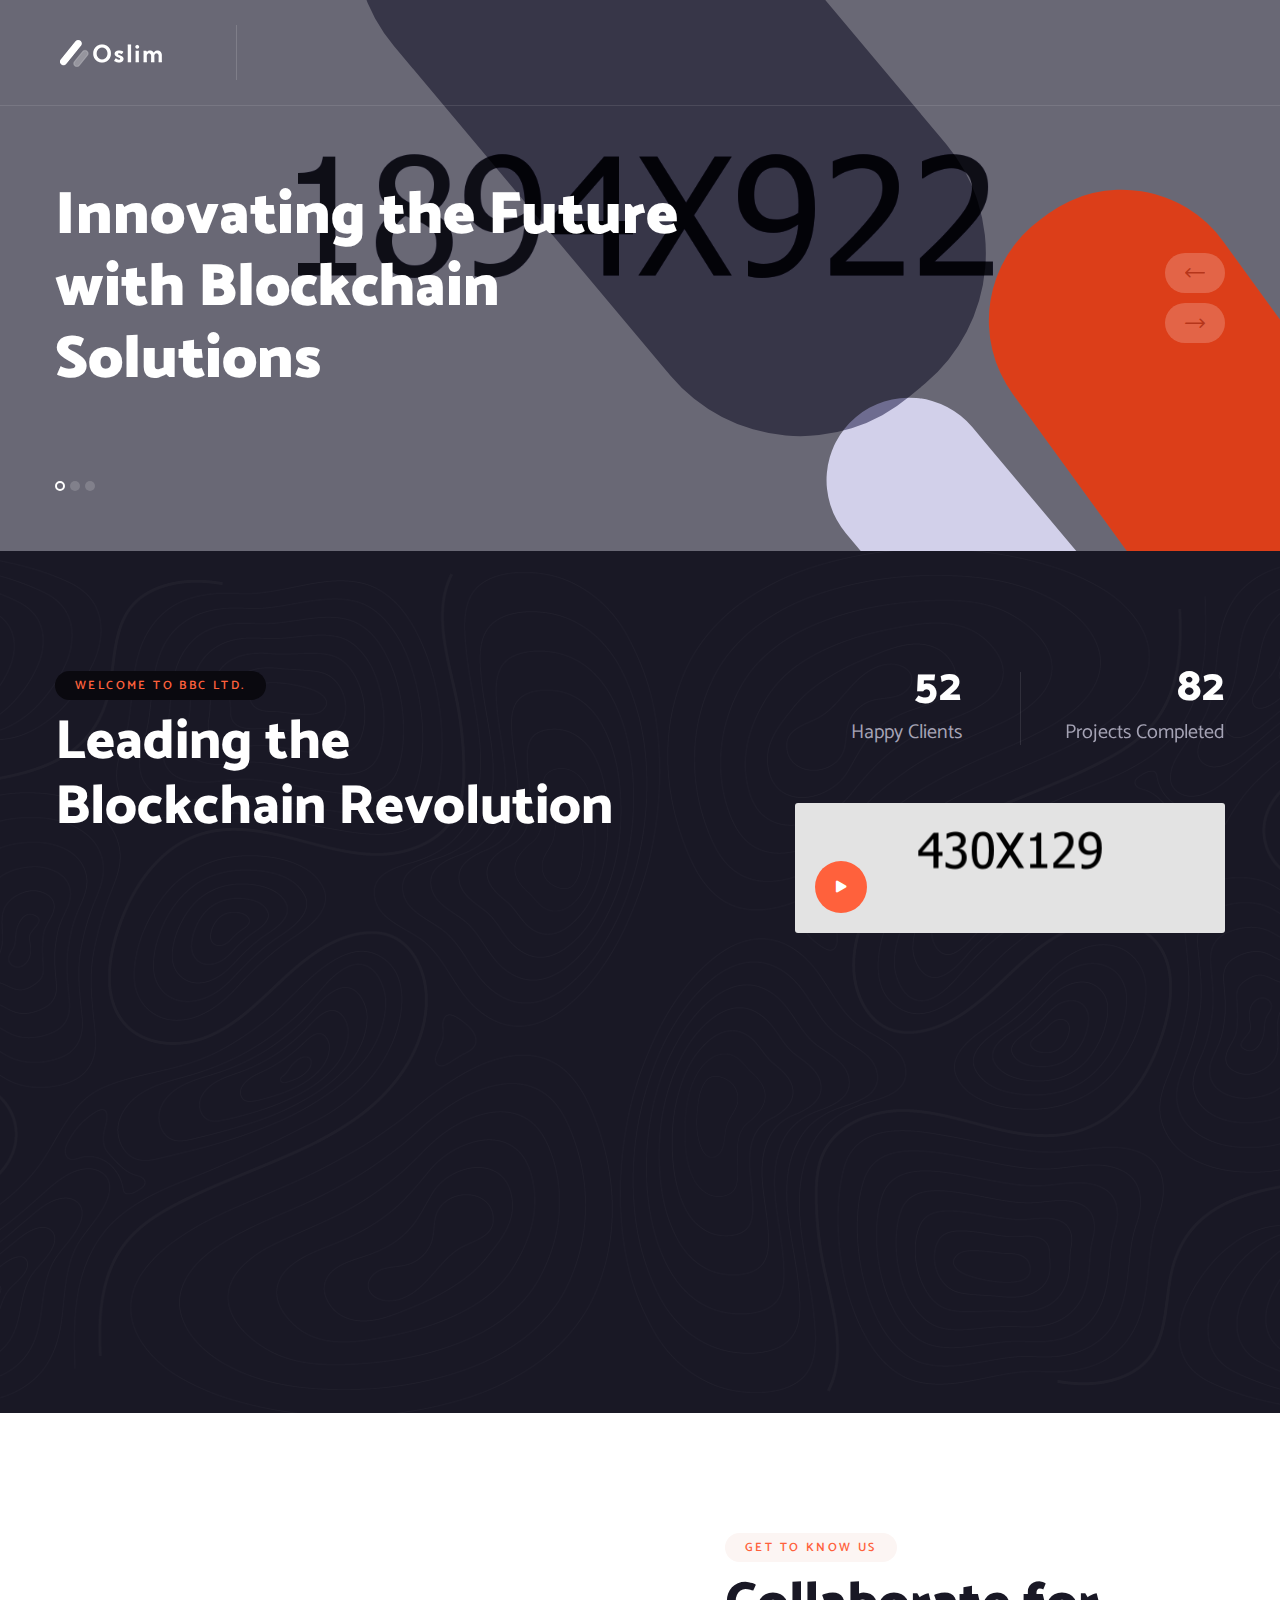
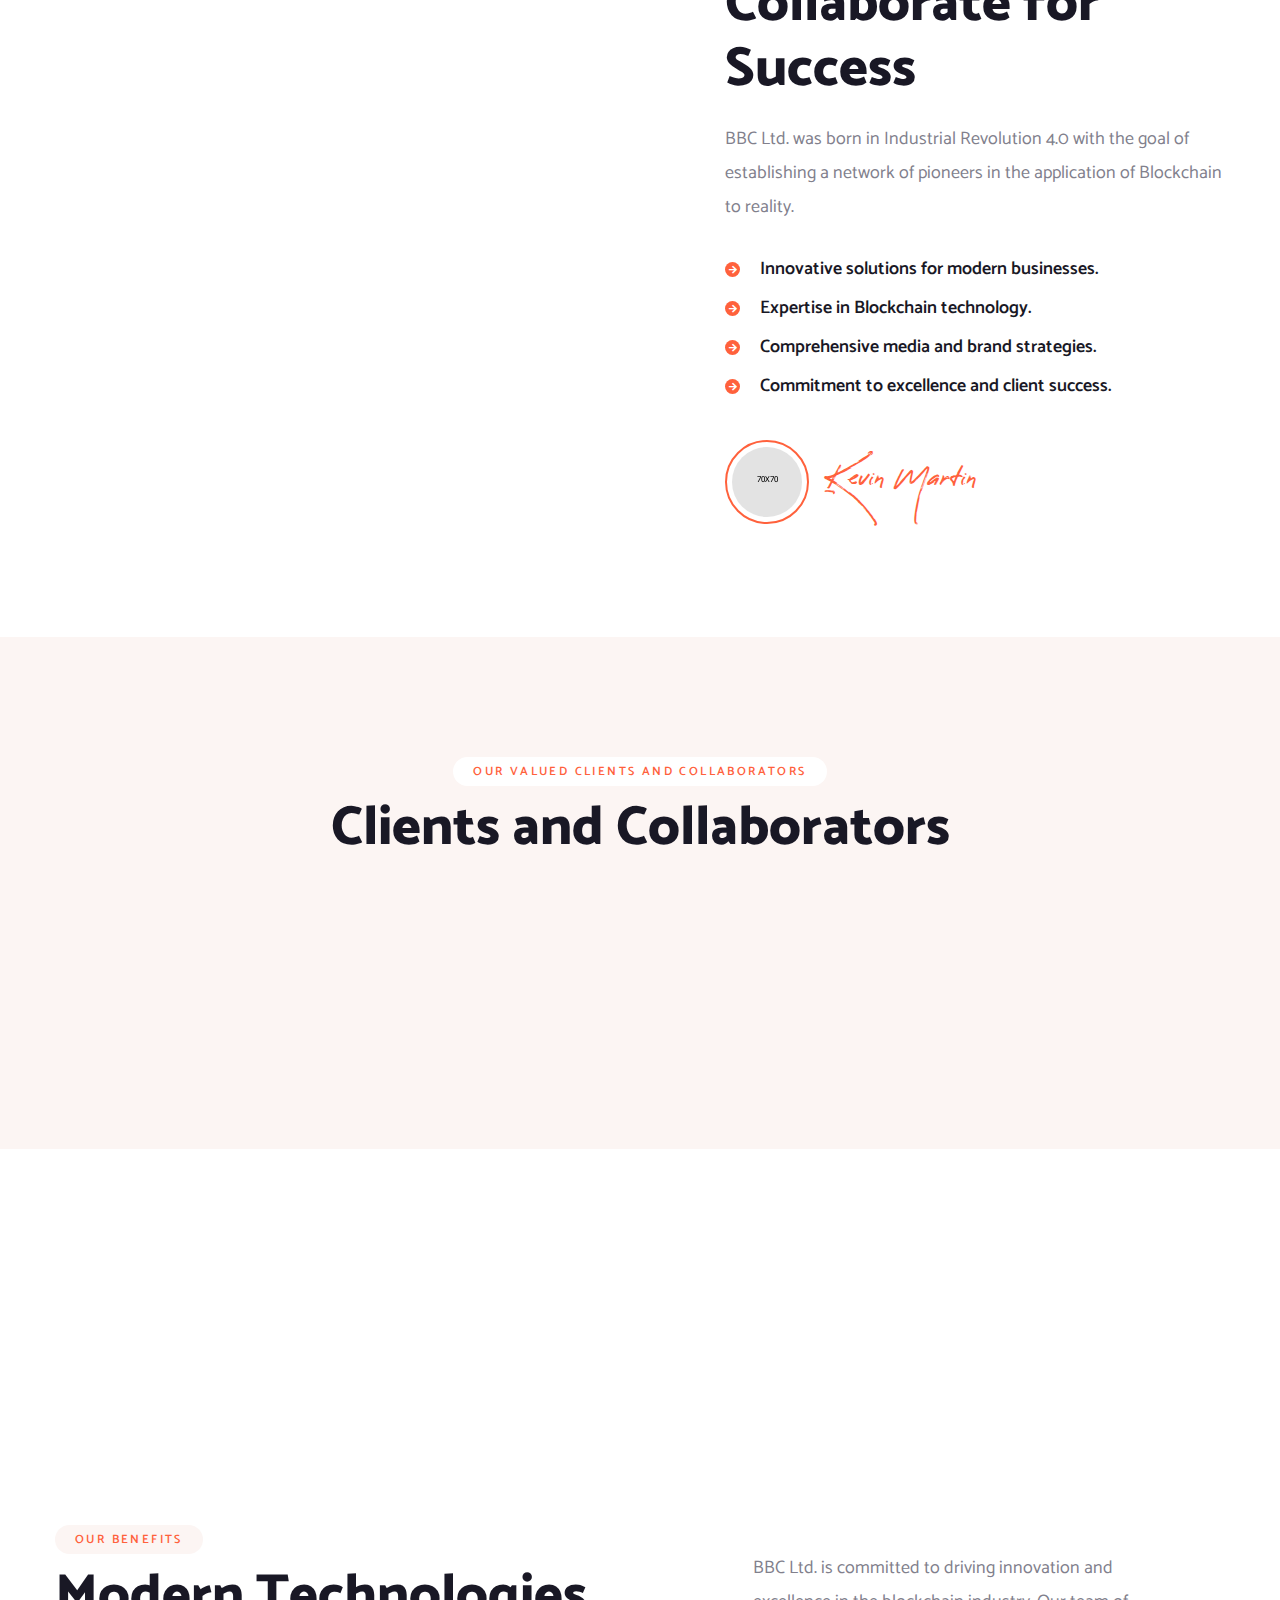
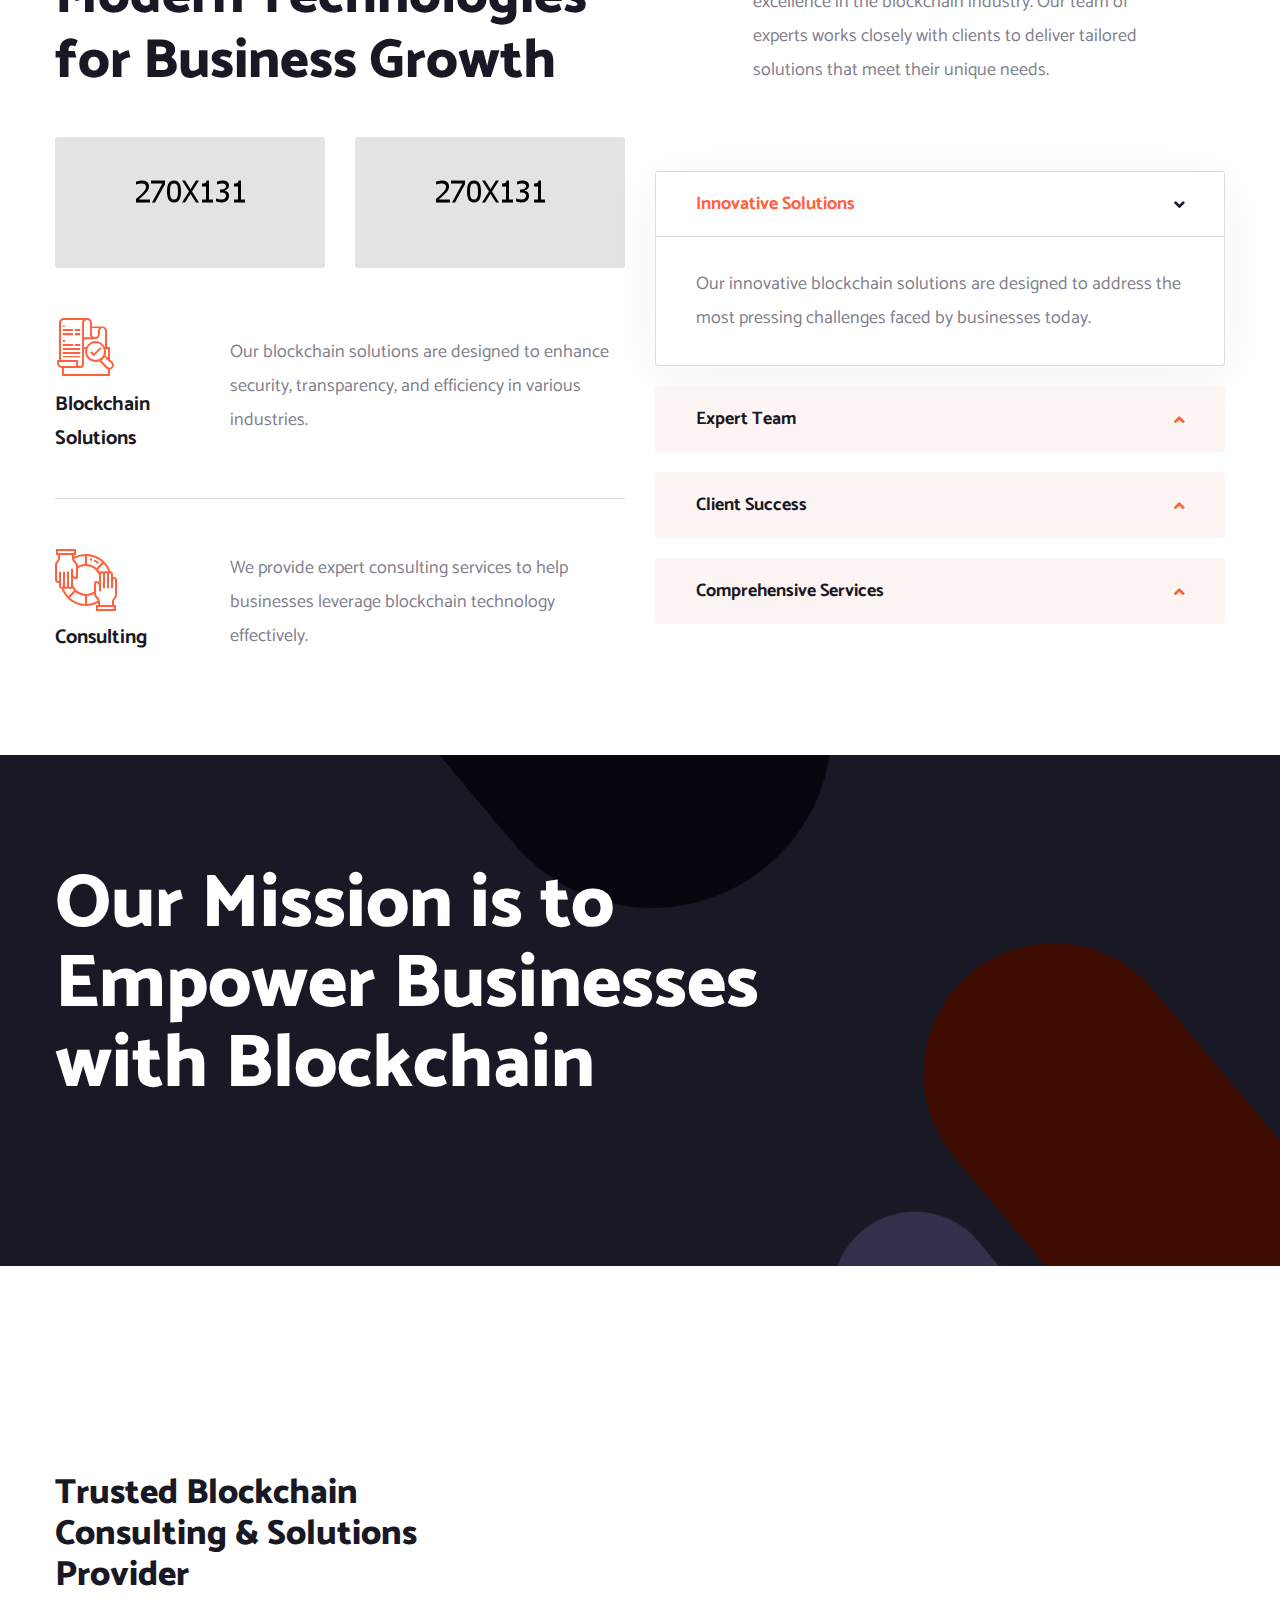
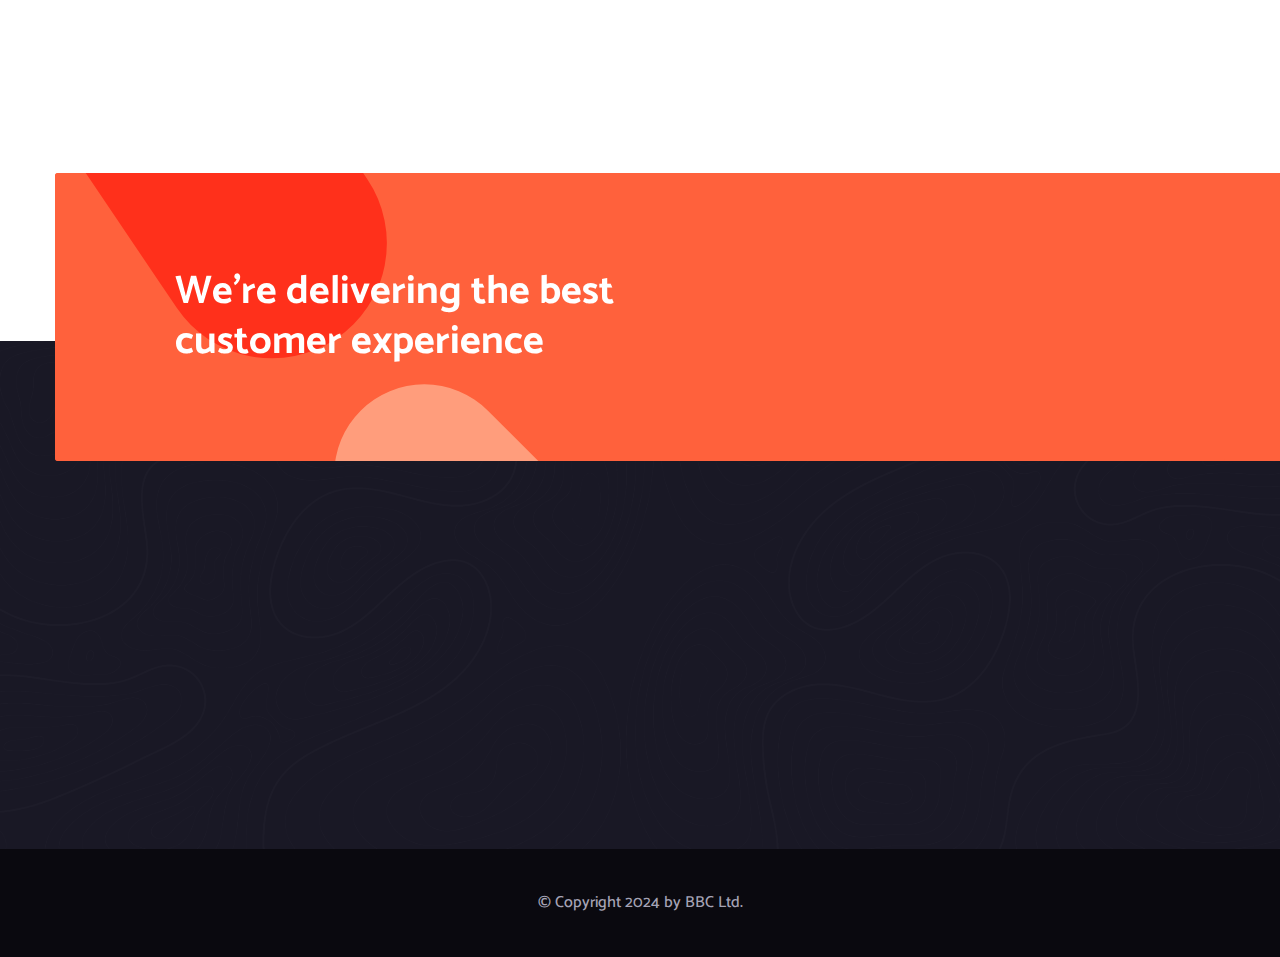
<file: version-3/index.html>
<!DOCTYPE html>
<html lang="en">
  <head>
    <meta charset="UTF-8" />
    <meta name="viewport" content="width=device-width, initial-scale=1.0" />
    <title>BBC Ltd. | Home</title>
    <!-- favicons Icons -->
    <link
      rel="apple-touch-icon"
      sizes="180x180"
      href="assets/images/favicons/apple-touch-icon.png"
    />
    <link
      rel="icon"
      type="image/png"
      sizes="32x32"
      href="assets/images/favicons/favicon-32x32.png"
    />
    <link
      rel="icon"
      type="image/png"
      sizes="16x16"
      href="assets/images/favicons/favicon-16x16.png"
    />
    <link rel="manifest" href="assets/images/favicons/site.webmanifest" />
    <meta name="description" content="BBC Ltd. HTML Template" />

    <!-- fonts -->
    <link rel="preconnect" href="https://fonts.googleapis.com" />

    <link rel="preconnect" href="https://fonts.gstatic.com" crossorigin />

    <link
      href="https://fonts.googleapis.com/css2?family=Catamaran:wght@100;200;300;400;500;600;700;800;900&display=swap"
      rel="stylesheet"
    />

    <link
      rel="stylesheet"
      href="assets/vendors/bootstrap/css/bootstrap.min.css"
    />
    <link rel="stylesheet" href="assets/vendors/animate/animate.min.css" />
    <link rel="stylesheet" href="assets/vendors/animate/custom-animate.css" />
    <link rel="stylesheet" href="assets/vendors/fontawesome/css/all.min.css" />
    <link rel="stylesheet" href="assets/vendors/jarallax/jarallax.css" />
    <link
      rel="stylesheet"
      href="assets/vendors/jquery-magnific-popup/jquery.magnific-popup.css"
    />
    <link
      rel="stylesheet"
      href="assets/vendors/nouislider/nouislider.min.css"
    />
    <link
      rel="stylesheet"
      href="assets/vendors/nouislider/nouislider.pips.css"
    />
    <link rel="stylesheet" href="assets/vendors/odometer/odometer.min.css" />
    <link rel="stylesheet" href="assets/vendors/swiper/swiper.min.css" />
    <link rel="stylesheet" href="assets/vendors/oslim-icons/style.css" />
    <link
      rel="stylesheet"
      href="assets/vendors/tiny-slider/tiny-slider.min.css"
    />
    <link rel="stylesheet" href="assets/vendors/reey-font/stylesheet.css" />
    <link
      rel="stylesheet"
      href="assets/vendors/owl-carousel/owl.carousel.min.css"
    />
    <link
      rel="stylesheet"
      href="assets/vendors/owl-carousel/owl.theme.default.min.css"
    />
    <link rel="stylesheet" href="assets/vendors/bxslider/jquery.bxslider.css" />
    <link
      rel="stylesheet"
      href="assets/vendors/bootstrap-select/css/bootstrap-select.min.css"
    />
    <link rel="stylesheet" href="assets/vendors/vegas/vegas.min.css" />
    <link rel="stylesheet" href="assets/vendors/jquery-ui/jquery-ui.css" />
    <link rel="stylesheet" href="assets/vendors/timepicker/timePicker.css" />

    <!-- template styles -->
    <link rel="stylesheet" href="assets/css/oslim.css" />
    <link rel="stylesheet" href="assets/css/oslim-responsive.css" />
  </head>

  <body>
    <div class="preloader">
      <img
        class="preloader__image"
        width="60"
        src="assets/images/loader.png"
        alt=""
      />
    </div>
    <!-- /.preloader -->
    <div class="page-wrapper">
      <header class="main-header clearfix">
        <nav class="main-menu clearfix">
          <div class="main-menu-wrapper clearfix">
            <div class="main-menu-wrapper__left">
              <div class="main-menu-wrapper__logo">
                <a href="index.html"
                  ><img src="assets/images/resources/logo-1.png" alt=""
                /></a>
              </div>
              <div class="main-menu-wrapper__main-menu">
                <a href="#" class="mobile-nav__toggler"
                  ><i class="fa fa-bars"></i
                ></a>
              </div>
            </div>
          </div>
        </nav>
      </header>

      <div class="stricky-header stricked-menu main-menu">
        <div class="sticky-header__content"></div>
        <!-- /.sticky-header__content -->
      </div>
      <!-- /.stricky-header -->

      <!--Main Slider Start-->
      <section class="main-slider" id="home">
        <div
          class="swiper-container thm-swiper__slider"
          data-swiper-options='{"slidesPerView": 1, "loop": true,
    "effect": "fade",
     "pagination": {
        "el": "#main-slider-pagination",
        "type": "bullets",
        "clickable": true
      },
    "navigation": {
        "nextEl": "#main-slider__swiper-button-next",
        "prevEl": "#main-slider__swiper-button-prev"
    },
    "autoplay": {
        "delay": 5000
    }}'
        >
          <div class="swiper-wrapper">
            <div class="swiper-slide">
              <div
                class="image-layer"
                style="
                  background-image: url(assets/images/backgrounds/main-slider-1-1.jpg);
                "
              ></div>
              <!-- /.image-layer -->
              <div class="main-slider-shape-1"></div>
              <div class="main-slider-shape-2"></div>
              <div class="main-slider-shape-3"></div>
              <div class="container">
                <div class="row">
                  <div class="col-xl-7">
                    <div class="main-slider__content">
                      <h2>
                        Innovating the Future <br />
                        with Blockchain <br />
                        Solutions
                      </h2>
                    </div>
                  </div>
                </div>
              </div>
            </div>
            <div class="swiper-slide">
              <div
                class="image-layer"
                style="
                  background-image: url(assets/images/backgrounds/main-slider-1-2.jpg);
                "
              ></div>
              <!-- /.image-layer -->
              <div class="main-slider-shape-1"></div>
              <div class="main-slider-shape-2"></div>
              <div class="main-slider-shape-3"></div>
              <div class="container">
                <div class="row">
                  <div class="col-xl-7">
                    <div class="main-slider__content">
                      <h2>
                        Empowering Businesses <br />
                        Through Blockchain <br />
                        Technology
                      </h2>
                    </div>
                  </div>
                </div>
              </div>
            </div>
            <div class="swiper-slide">
              <div
                class="image-layer"
                style="
                  background-image: url(assets/images/backgrounds/main-slider-1-3.jpg);
                "
              ></div>
              <!-- /.image-layer -->
              <div class="main-slider-shape-1"></div>
              <div class="main-slider-shape-2"></div>
              <div class="main-slider-shape-3"></div>
              <div class="container">
                <div class="row">
                  <div class="col-xl-7">
                    <div class="main-slider__content">
                      <h2>
                        Driving Digital <br />
                        Transformation with <br />
                        Innovative Solutions
                      </h2>
                    </div>
                  </div>
                </div>
              </div>
            </div>
          </div>
          <!-- If we need navigation buttons -->
          <div class="swiper-pagination" id="main-slider-pagination"></div>
          <div class="main-slider__nav">
            <div
              class="swiper-button-prev"
              id="main-slider__swiper-button-next"
            >
              <i class="icon-right-arrow icon-left-arrow"></i>
            </div>
            <div
              class="swiper-button-next"
              id="main-slider__swiper-button-prev"
            >
              <i class="icon-right-arrow"></i>
            </div>
          </div>
        </div>
      </section>
      <!--Main Slider End-->

      <!--Welcome One Start-->
      <!--Welcome One Start-->
      <section class="welcome-one" id="services">
        <div
          class="welcome-one-shape"
          style="
            background-image: url(assets/images/shapes/welcome-one-shape.png);
          "
        ></div>
        <div class="container">
          <div class="welcome-one__top">
            <div class="row">
              <div class="col-xl-6 col-lg-6">
                <div class="welcome-one__top-left">
                  <div class="section-title text-left">
                    <span class="section-title__tagline"
                      >Welcome to BBC Ltd.</span
                    >
                    <h2 class="section-title__title">
                      Leading the Blockchain Revolution
                    </h2>
                  </div>
                </div>
              </div>
              <div class="col-xl-6 col-lg-6">
                <div class="welcome-one__top-right">
                  <div class="welcome-one__counter">
                    <ul class="welcome-one__counter-list list-unstyled">
                      <li
                        class="welcome-one__counter-single wow fadeInUp"
                        data-wow-delay="100ms"
                      >
                        <h3 class="odometer" data-count="52">0</h3>
                        <p class="welcome-one__counter-text">Happy Clients</p>
                      </li>
                      <li
                        class="welcome-one__counter-single wow fadeInUp"
                        data-wow-delay="200ms"
                      >
                        <h3 class="odometer" data-count="82">0</h3>
                        <p class="welcome-one__counter-text">
                          Projects Completed
                        </p>
                      </li>
                    </ul>
                  </div>
                  <div
                    class="welcome-one__video-link wow fadeInRight"
                    data-wow-delay="200ms"
                    style="
                      background-image: url(assets/images/backgrounds/welcome-one-video-link-bg.jpg);
                    "
                  >
                    <a
                      href="https://www.youtube.com/watch?v=Get7rqXYrbQ"
                      class="video-popup"
                    >
                      <div class="welcome-one__video-icon">
                        <span class="fas fa-play"></span>
                      </div>
                    </a>
                  </div>
                </div>
              </div>
            </div>
          </div>
          <div class="welcome-one__bottom">
            <ul class="list-unstyled welcome-one__feature">
              <li
                class="welcome-one__feature-single wow fadeInUp"
                data-wow-delay="100ms"
              >
                <div class="welcome-one__feature-content">
                  <h3 class="welcome-one__feature-title">
                    <a href="consumer-product.html"
                      >Blockchain <br />
                      Solutions</a
                    >
                  </h3>
                  <div class="welcome-one__feature-arrow">
                    <a href="consumer-product.html"
                      ><span class="icon-right-arrow"></span
                    ></a>
                  </div>
                </div>
                <div class="welcome-one__feature-icon">
                  <span class="icon-wealth"></span>
                </div>
                <div class="welcome-one__feature-count"></div>
              </li>
              <li
                class="welcome-one__feature-single wow fadeInUp"
                data-wow-delay="200ms"
              >
                <div class="welcome-one__feature-content">
                  <h3 class="welcome-one__feature-title">
                    <a href="audit-marketing.html"
                      >Digital <br />
                      Marketing</a
                    >
                  </h3>
                  <div class="welcome-one__feature-arrow">
                    <a href="audit-marketing.html"
                      ><span class="icon-right-arrow"></span
                    ></a>
                  </div>
                </div>
                <div class="welcome-one__feature-icon">
                  <span class="icon-data-analytics"></span>
                </div>
                <div class="welcome-one__feature-count"></div>
              </li>
              <li
                class="welcome-one__feature-single wow fadeInUp"
                data-wow-delay="300ms"
              >
                <div class="welcome-one__feature-content">
                  <h3 class="welcome-one__feature-title">
                    <a href="financial-advice.html"
                      >Brand <br />
                      Strategy</a
                    >
                  </h3>
                  <div class="welcome-one__feature-arrow">
                    <a href="financial-advice.html"
                      ><span class="icon-right-arrow"></span
                    ></a>
                  </div>
                </div>
                <div class="welcome-one__feature-icon">
                  <span class="icon-report"></span>
                </div>
                <div class="welcome-one__feature-count"></div>
              </li>
            </ul>
          </div>
        </div>
      </section>
      <!--Welcome One End-->

      <!--Work Together Start-->
      <section class="work-together" id="about">
        <div class="container">
          <div class="row">
            <div class="col-xl-6">
              <div
                class="work-together__left wow slideInLeft"
                data-wow-delay="100ms"
                data-wow-duration="2500ms"
              >
                <div class="work-together__img-box">
                  <div class="work-together-shape-1">
                    <img
                      src="assets/images/shapes/work-together-shape-1.png"
                      alt=""
                    />
                  </div>
                  <div class="work-together__img-1">
                    <img
                      src="assets/images/resources/work-together-img-1.jpg"
                      alt=""
                    />
                    <div class="work-together__img-2">
                      <img
                        src="assets/images/resources/work-together-img-2.jpg"
                        alt=""
                      />
                    </div>
                  </div>
                </div>
              </div>
            </div>
            <div class="col-xl-6">
              <div class="work-together__right">
                <div class="section-title text-left">
                  <span class="section-title__tagline">Get to Know Us</span>
                  <h2 class="section-title__title">Collaborate for Success</h2>
                </div>
                <p class="work-together__right-text">
                  BBC Ltd. was born in Industrial Revolution 4.0 with the goal
                  of establishing a network of pioneers in the application of
                  Blockchain to reality.
                </p>
                <ul class="list-unstyled work-together__points">
                  <li>
                    <div class="icon">
                      <i class="fa fa-arrow-right"></i>
                    </div>
                    <div class="text">
                      <p>Innovative solutions for modern businesses.</p>
                    </div>
                  </li>
                  <li>
                    <div class="icon">
                      <i class="fa fa-arrow-right"></i>
                    </div>
                    <div class="text">
                      <p>Expertise in Blockchain technology.</p>
                    </div>
                  </li>
                  <li>
                    <div class="icon">
                      <i class="fa fa-arrow-right"></i>
                    </div>
                    <div class="text">
                      <p>Comprehensive media and brand strategies.</p>
                    </div>
                  </li>
                  <li>
                    <div class="icon">
                      <i class="fa fa-arrow-right"></i>
                    </div>
                    <div class="text">
                      <p>Commitment to excellence and client success.</p>
                    </div>
                  </li>
                </ul>
                <div class="work-together__person">
                  <div class="work-together__person-img">
                    <img
                      src="assets/images/resources/work-together-person-img.jpg"
                      alt=""
                    />
                  </div>
                  <h2 class="work-together__person-name">Kevin Martin</h2>
                </div>
              </div>
            </div>
          </div>
        </div>
      </section>
      <!--Work Together End-->

      <!--Case One Start-->
      <section class="case-one" id="cases">
        <div class="container">
          <div class="section-title text-center">
            <span class="section-title__tagline"
              >Our Valued Clients and Collaborators</span
            >
            <h2 class="section-title__title">Clients and Collaborators</h2>
          </div>
          <div class="row">
            <div class="col-xl-3 col-lg-3 wow fadeInUp" data-wow-delay="100ms">
              <!--Client One Single-->
              <div class="case-one__single">
                <div class="case-one__content">
                  <p class="case-one__tagline">Strategic Partner</p>
                  <h3 class="case-one__title">
                    GCOX Ltd. <br />
                    Singapore
                  </h3>
                </div>
              </div>
            </div>
            <div class="col-xl-3 col-lg-3 wow fadeInUp" data-wow-delay="200ms">
              <!--Client Two Single-->
              <div class="case-one__single">
                <div class="case-one__content">
                  <p class="case-one__tagline">International Partner</p>
                  <h3 class="case-one__title">
                    KBSNSport <br />
                    Korea
                  </h3>
                </div>
              </div>
            </div>
            <div class="col-xl-3 col-lg-3 wow fadeInUp" data-wow-delay="300ms">
              <!--Client Three Single-->
              <div class="case-one__single">
                <div class="case-one__content">
                  <p class="case-one__tagline">Event Partner</p>
                  <h3 class="case-one__title">
                    Michael Owen Event <br />
                    Vietnam
                  </h3>
                </div>
              </div>
            </div>
            <div class="col-xl-3 col-lg-3 wow fadeInUp" data-wow-delay="400ms">
              <!--Client Four Single-->
              <div class="case-one__single">
                <div class="case-one__content">
                  <p class="case-one__tagline">Talent Management</p>
                  <h3 class="case-one__title">
                    Manny Pacquiao <br />
                    World Boxing Star
                  </h3>
                </div>
              </div>
            </div>
          </div>
          <div class="row">
            <div class="col-xl-3 col-lg-3 wow fadeInUp" data-wow-delay="500ms">
              <!--Collaborator 1 Single-->
              <div class="case-one__single">
                <div class="case-one__content">
                  <p class="case-one__tagline">Media Partner</p>
                  <h3 class="case-one__title">
                    Yeah1 <br />
                    Vietnam
                  </h3>
                </div>
              </div>
            </div>
            <div class="col-xl-3 col-lg-3 wow fadeInUp" data-wow-delay="600ms">
              <!--Collaborator 2 Single-->
              <div class="case-one__single">
                <div class="case-one__content">
                  <p class="case-one__tagline">Music Partner</p>
                  <h3 class="case-one__title">
                    Nhaccuatui.com <br />
                    Vietnam
                  </h3>
                </div>
              </div>
            </div>
            <div class="col-xl-3 col-lg-3 wow fadeInUp" data-wow-delay="600ms">
              <!--Collaborator 3 Single-->
              <div class="case-one__single">
                <div class="case-one__content">
                  <p class="case-one__tagline">Music Partner</p>
                  <h3 class="case-one__title">
                    nhac.vui.vn <br />
                    Vietnam
                  </h3>
                </div>
              </div>
            </div>
            <div class="col-xl-3 col-lg-3 wow fadeInUp" data-wow-delay="700ms">
              <!--Collaborator 4 Single-->
              <div class="case-one__single">
                <div class="case-one__content">
                  <p class="case-one__tagline">Music Partner</p>
                  <h3 class="case-one__title">
                    Mp3.zing <br />
                    Vietnam
                  </h3>
                </div>
              </div>
            </div>
            <div class="col-xl-3 col-lg-3 wow fadeInUp" data-wow-delay="800ms">
              <!--Collaborator 5 Single-->
              <div class="case-one__single">
                <div class="case-one__content">
                  <p class="case-one__tagline">Music Partner</p>
                  <h3 class="case-one__title">
                    Muvik app <br />
                    Vietnam
                  </h3>
                </div>
              </div>
            </div>
            <div class="col-xl-3 col-lg-3 wow fadeInUp" data-wow-delay="900ms">
              <!--Collaborator 6 Single-->
              <div class="case-one__single">
                <div class="case-one__content">
                  <p class="case-one__tagline">Media Partner</p>
                  <h3 class="case-one__title">
                    Tinsaoviet.com <br />
                    Vietnam
                  </h3>
                </div>
              </div>
            </div>
            <div class="col-xl-3 col-lg-3 wow fadeInUp" data-wow-delay="1000ms">
              <!--Collaborator 7 Single-->
              <div class="case-one__single">
                <div class="case-one__content">
                  <p class="case-one__tagline">Media Partner</p>
                  <h3 class="case-one__title">
                    ngoisao.vn <br />
                    Vietnam
                  </h3>
                </div>
              </div>
            </div>
            <div class="col-xl-3 col-lg-3 wow fadeInUp" data-wow-delay="1100ms">
              <!--Collaborator 8 Single-->
              <div class="case-one__single">
                <div class="case-one__content">
                  <p class="case-one__tagline">Media Partner</p>
                  <h3 class="case-one__title">
                    24h.vn <br />
                    Vietnam
                  </h3>
                </div>
              </div>
            </div>
          </div>
        </div>
      </section>

      <!--Case One End-->

      <!--Benefits One Start-->
      <section class="benefits-one">
        <div class="container">
          <div class="row">
            <div class="col-xl-6 col-lg-6">
              <div class="benefits-one__left">
                <div class="section-title text-left">
                  <span class="section-title__tagline">Our Benefits</span>
                  <h2 class="section-title__title">
                    Modern Technologies for Business Growth
                  </h2>
                </div>
                <div class="benefits-one__img-box">
                  <div class="row">
                    <div class="col-xl-6 col-lg-6 col-md-6">
                      <div class="benefits-one__img-single">
                        <img
                          src="assets/images/resources/benefits-one-1.jpg"
                          alt=""
                        />
                      </div>
                    </div>
                    <div class="col-xl-6 col-lg-6 col-md-6">
                      <div class="benefits-one__img-single">
                        <img
                          src="assets/images/resources/benefits-one-2.jpg"
                          alt=""
                        />
                      </div>
                    </div>
                  </div>
                </div>
                <ul class="list-unstyled benefits-one__points">
                  <li>
                    <div class="icon">
                      <span class="icon-verification"></span>
                      <p>Blockchain Solutions</p>
                    </div>
                    <div class="text">
                      <p>
                        Our blockchain solutions are designed to enhance
                        security, transparency, and efficiency in various
                        industries.
                      </p>
                    </div>
                  </li>
                  <li>
                    <div class="icon">
                      <span class="icon-help"></span>
                      <p>Consulting</p>
                    </div>
                    <div class="text">
                      <p>
                        We provide expert consulting services to help businesses
                        leverage blockchain technology effectively.
                      </p>
                    </div>
                  </li>
                </ul>
              </div>
            </div>
            <div class="col-xl-6 col-lg-6">
              <div class="benefits-one__right">
                <p class="benefits-one__right-text">
                  BBC Ltd. is committed to driving innovation and excellence in
                  the blockchain industry. Our team of experts works closely
                  with clients to deliver tailored solutions that meet their
                  unique needs.
                </p>
                <div class="accrodion-grp" data-grp-name="faq-one-accrodion">
                  <div class="accrodion active">
                    <div class="accrodion-title">
                      <h4>Innovative Solutions</h4>
                    </div>
                    <div class="accrodion-content">
                      <div class="inner">
                        <p>
                          Our innovative blockchain solutions are designed to
                          address the most pressing challenges faced by
                          businesses today.
                        </p>
                      </div>
                      <!-- /.inner -->
                    </div>
                  </div>
                  <div class="accrodion">
                    <div class="accrodion-title">
                      <h4>Expert Team</h4>
                    </div>
                    <div class="accrodion-content">
                      <div class="inner">
                        <p>
                          Our team of experts has extensive experience in
                          blockchain technology and digital marketing, ensuring
                          that our clients receive the best possible service.
                        </p>
                      </div>
                      <!-- /.inner -->
                    </div>
                  </div>
                  <div class="accrodion">
                    <div class="accrodion-title">
                      <h4>Client Success</h4>
                    </div>
                    <div class="accrodion-content">
                      <div class="inner">
                        <p>
                          We are dedicated to helping our clients succeed by
                          providing them with the tools and support they need to
                          thrive in the digital age.
                        </p>
                      </div>
                      <!-- /.inner -->
                    </div>
                  </div>
                  <div class="accrodion last-chiled">
                    <div class="accrodion-title">
                      <h4>Comprehensive Services</h4>
                    </div>
                    <div class="accrodion-content">
                      <div class="inner">
                        <p>
                          From consulting to implementation, we offer a
                          comprehensive range of services to help businesses
                          navigate the complexities of blockchain technology.
                        </p>
                      </div>
                      <!-- /.inner -->
                    </div>
                  </div>
                </div>
              </div>
            </div>
          </div>
        </div>
      </section>
      <!--Benefits One End-->

      <!--Our Mission Start-->
      <section class="our-mission">
        <div class="our-mission-bg-box">
          <div
            class="our-mission-bg jarallax"
            data-jarallax
            data-speed="0.2"
            data-imgPosition="50% 0%"
            style="
              background-image: url(assets/images/backgrounds/our-mission-bg.jpg);
            "
          ></div>
        </div>
        <div class="our-mission-shape-1 shapemover2"></div>
        <div class="our-mission-shape-2 shapemover2"></div>
        <div class="our-mission-shape-3 shapemover2"></div>
        <div class="container">
          <div class="row">
            <div class="col-xl-12">
              <div class="our-mission__inner">
                <h2 class="our-mission__title">
                  Our Mission is to <br />
                  Empower Businesses <br />
                  with Blockchain
                </h2>
              </div>
            </div>
          </div>
        </div>
      </section>
      <!--Our Mission End-->

      <!--Trusted One Start-->
      <section class="trusted-one">
        <div class="container">
          <div class="trusted-one__inner">
            <div class="trusted-one__left">
              <h3 class="trusted-one__content">
                Trusted Blockchain Consulting & Solutions Provider
              </h3>
            </div>
            <div class="trusted-one__right">
              <ul class="list-unstyled trusted-one__content-box">
                <li
                  class="trusted one__single wow fadeInLeft"
                  data-wow-delay="100ms"
                >
                  <div class="trusted-one__icon">
                    <span class="icon-briefcase"></span>
                  </div>
                  <h3 class="trusted-one__title">
                    <a href="about.html">Experienced</a>
                  </h3>
                  <p class="trusted-one__text">
                    Years of expertise in blockchain technology.
                  </p>
                </li>
                <li
                  class="trusted one__single wow fadeInLeft"
                  data-wow-delay="200ms"
                >
                  <div class="trusted-one__icon">
                    <span class="icon-bar-chart"></span>
                  </div>
                  <h3 class="trusted-one__title">
                    <a href="about.html">Convenience</a>
                  </h3>
                  <p class="trusted-one__text">
                    Easy-to-implement solutions for your business.
                  </p>
                </li>
                <li
                  class="trusted one__single wow fadeInLeft"
                  data-wow-delay="300ms"
                >
                  <div class="trusted-one__icon">
                    <span class="icon-team-leader"></span>
                  </div>
                  <h3 class="trusted-one__title">
                    <a href="team.html">Professional</a>
                  </h3>
                  <p class="trusted-one__text">
                    A team of dedicated professionals ready for your demand.
                  </p>
                </li>
              </ul>
            </div>
          </div>
        </div>
      </section>
      <!--Trusted One End-->

      <!--CTA One Start-->
      <section class="cta-one">
        <div class="container">
          <div class="row">
            <div class="col-xl-12">
              <div class="cta-one__inner">
                <div class="cta-one__inner-content">
                  <div class="cta-one-shape-1 float-bob-x"></div>
                  <div class="cta-one-shape-2 float-bob-x-2"></div>
                  <h3 class="cta-one__title">
                    We’re delivering the best <br />
                    customer experience
                  </h3>
                </div>
              </div>
            </div>
          </div>
        </div>
      </section>
      <!--CTA One End-->

      <!--Site Footer Start-->
      <footer class="site-footer">
        <div class="site-footer__top">
          <div
            class="site-footer-shape-1"
            style="
              background-image: url(assets/images/shapes/site-footer-shape-1.png);
            "
          ></div>
          <div class="container">
            <div class="row">
              <div
                class="col-xl-4 col-lg-6 col-md-6 wow fadeInUp"
                data-wow-delay="100ms"
              >
                <div class="footer-widget__column footer-widget__about">
                  <div class="footer-widget__logo">
                    <a href="index.html"
                      ><img src="assets/images/resources/logo-1.png" alt=""
                    /></a>
                  </div>
                  <div class="footer-widget__about-text-box">
                    <p class="footer-widget__about-text">
                      Driving Innovation with Blockchain Solutions
                    </p>
                  </div>
                </div>
              </div>
              <div
                class="col-xl-4 col-lg-6 col-md-6 wow fadeInUp"
                data-wow-delay="300ms"
              >
                <div
                  class="footer-widget__column footer-widget__newsletter-box clearfix"
                >
                  <h3 class="footer-widget__title">Newsletter</h3>
                  <p class="footer-widget__newsletter-text">
                    Subscribe for our latest articles and resources
                  </p>
                  <form class="footer-widget__newsletter-form">
                    <div class="footer-widget__newsletter-input-box">
                      <input
                        type="email"
                        placeholder="Email address"
                        name="email"
                      />
                      <button
                        type="submit"
                        class="footer-widget__newsletter-btn"
                      >
                        <i class="far fa-paper-plane"></i>
                      </button>
                    </div>
                  </form>
                </div>
              </div>
              <div
                class="col-xl-4 col-lg-6 col-md-6 wow fadeInUp"
                data-wow-delay="400ms"
              >
                <div
                  class="footer-widget__column footer-widget__contact clearfix"
                >
                  <h3 class="footer-widget__title">Contact</h3>
                  <p class="footer-widget__contact-text">
                    Master Building, 43 Tran Cao Van street, Ward 06, Distric
                    03, HCMC
                  </p>
                  <h4 class="footer-widget__contact-info">
                    <a
                      href="mailto:info@bbcltd.com"
                      class="footer-widget__contact-email"
                      >info@bbcltd.com</a
                    >
                  </h4>
                </div>
              </div>
            </div>
          </div>
        </div>
        <div class="site-footer__bottom">
          <div class="container">
            <div class="row">
              <div class="col-xl-12">
                <div class="site-footer__bottom-inner">
                  <p class="site-footer__bottom-text">
                    © Copyright 2024 by <a href="#">BBC Ltd.</a>
                  </p>
                </div>
              </div>
            </div>
          </div>
        </div>
      </footer>
      <!--Site Footer End-->
    </div>
    <!-- /.page-wrapper -->

    <div class="mobile-nav__wrapper">
      <div class="mobile-nav__overlay mobile-nav__toggler"></div>
      <!-- /.mobile-nav__overlay -->
      <div class="mobile-nav__content">
        <span class="mobile-nav__close mobile-nav__toggler"
          ><i class="fa fa-times"></i
        ></span>

        <div class="logo-box">
          <a href="index.html" aria-label="logo image"
            ><img src="assets/images/resources/logo-1.png" width="155" alt=""
          /></a>
        </div>
        <!-- /.logo-box -->
        <div class="mobile-nav__container"></div>
        <!-- /.mobile-nav__container -->

        <ul class="mobile-nav__contact list-unstyled">
          <li>
            <i class="fa fa-envelope"></i>
            <a href="mailto:info@bbcltd.com">info@bbcltd.com</a>
          </li>
        </ul>
        <!-- /.mobile-nav__contact -->
        <div class="mobile-nav__top">
          <div class="mobile-nav__social">
            <a href="#" class="fab fa-twitter"></a>
            <a href="#" class="fab fa-facebook-square"></a>
            <a href="#" class="fab fa-pinterest-p"></a>
            <a href="#" class="fab fa-instagram"></a>
          </div>
          <!-- /.mobile-nav__social -->
        </div>
        <!-- /.mobile-nav__top -->
      </div>
      <!-- /.mobile-nav__content -->
    </div>
    <!-- /.mobile-nav__wrapper -->

    <a href="#" data-target="html" class="scroll-to-target scroll-to-top"
      ><i class="fa fa-angle-up"></i
    ></a>

    <script src="assets/vendors/jquery/jquery-3.6.0.min.js"></script>
    <script src="assets/vendors/bootstrap/js/bootstrap.bundle.min.js"></script>
    <script src="assets/vendors/jarallax/jarallax.min.js"></script>
    <script src="assets/vendors/jquery-ajaxchimp/jquery.ajaxchimp.min.js"></script>
    <script src="assets/vendors/jquery-appear/jquery.appear.min.js"></script>
    <script src="assets/vendors/jquery-circle-progress/jquery.circle-progress.min.js"></script>
    <script src="assets/vendors/jquery-magnific-popup/jquery.magnific-popup.min.js"></script>
    <script src="assets/vendors/jquery-validate/jquery.validate.min.js"></script>
    <script src="assets/vendors/nouislider/nouislider.min.js"></script>
    <script src="assets/vendors/odometer/odometer.min.js"></script>
    <script src="assets/vendors/swiper/swiper.min.js"></script>
    <script src="assets/vendors/tiny-slider/tiny-slider.min.js"></script>
    <script src="assets/vendors/wnumb/wNumb.min.js"></script>
    <script src="assets/vendors/wow/wow.js"></script>
    <script src="assets/vendors/isotope/isotope.js"></script>
    <script src="assets/vendors/countdown/countdown.min.js"></script>
    <script src="assets/vendors/owl-carousel/owl.carousel.min.js"></script>
    <script src="assets/vendors/bxslider/jquery.bxslider.min.js"></script>
    <script src="assets/vendors/bootstrap-select/js/bootstrap-select.min.js"></script>
    <script src="assets/vendors/vegas/vegas.min.js"></script>
    <script src="assets/vendors/jquery-ui/jquery-ui.js"></script>
    <script src="assets/vendors/timepicker/timePicker.js"></script>

    <!-- template js -->
    <script src="assets/js/oslim.js"></script>
  </body>
</html>
</file>
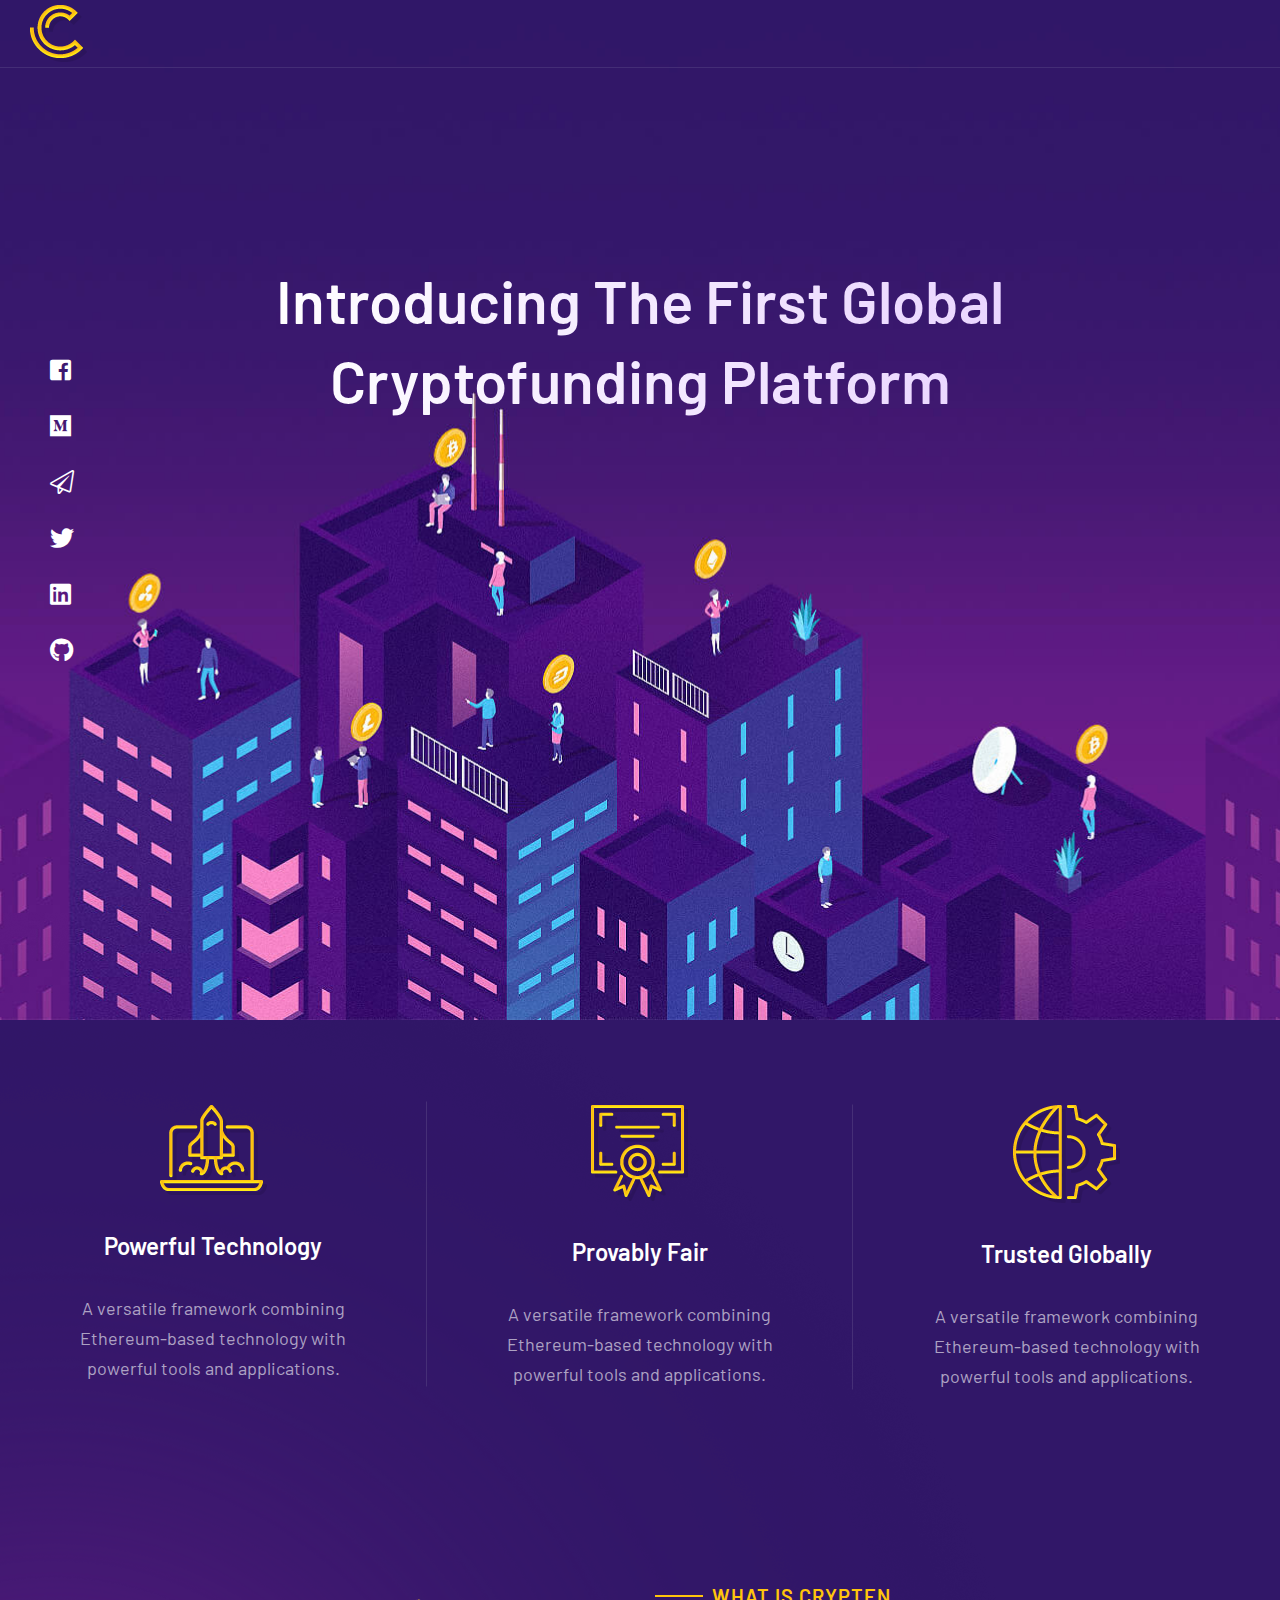
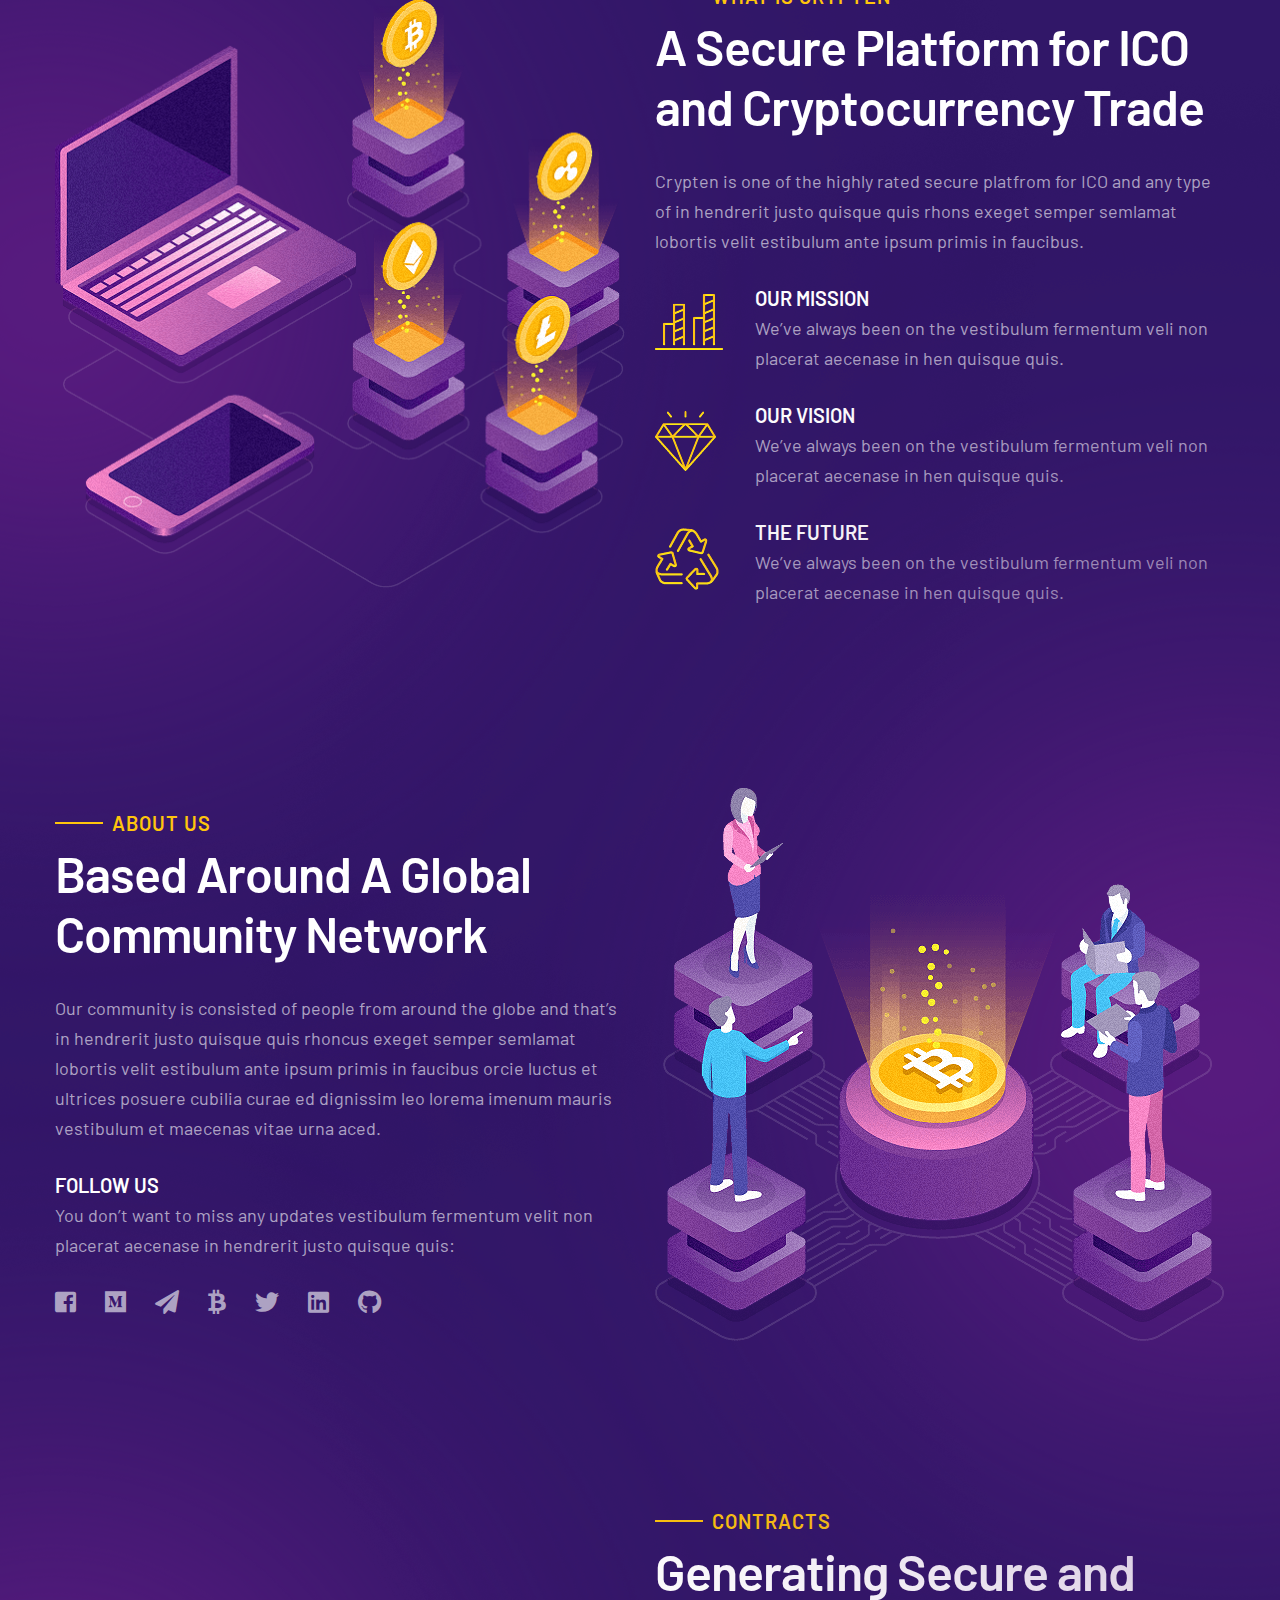
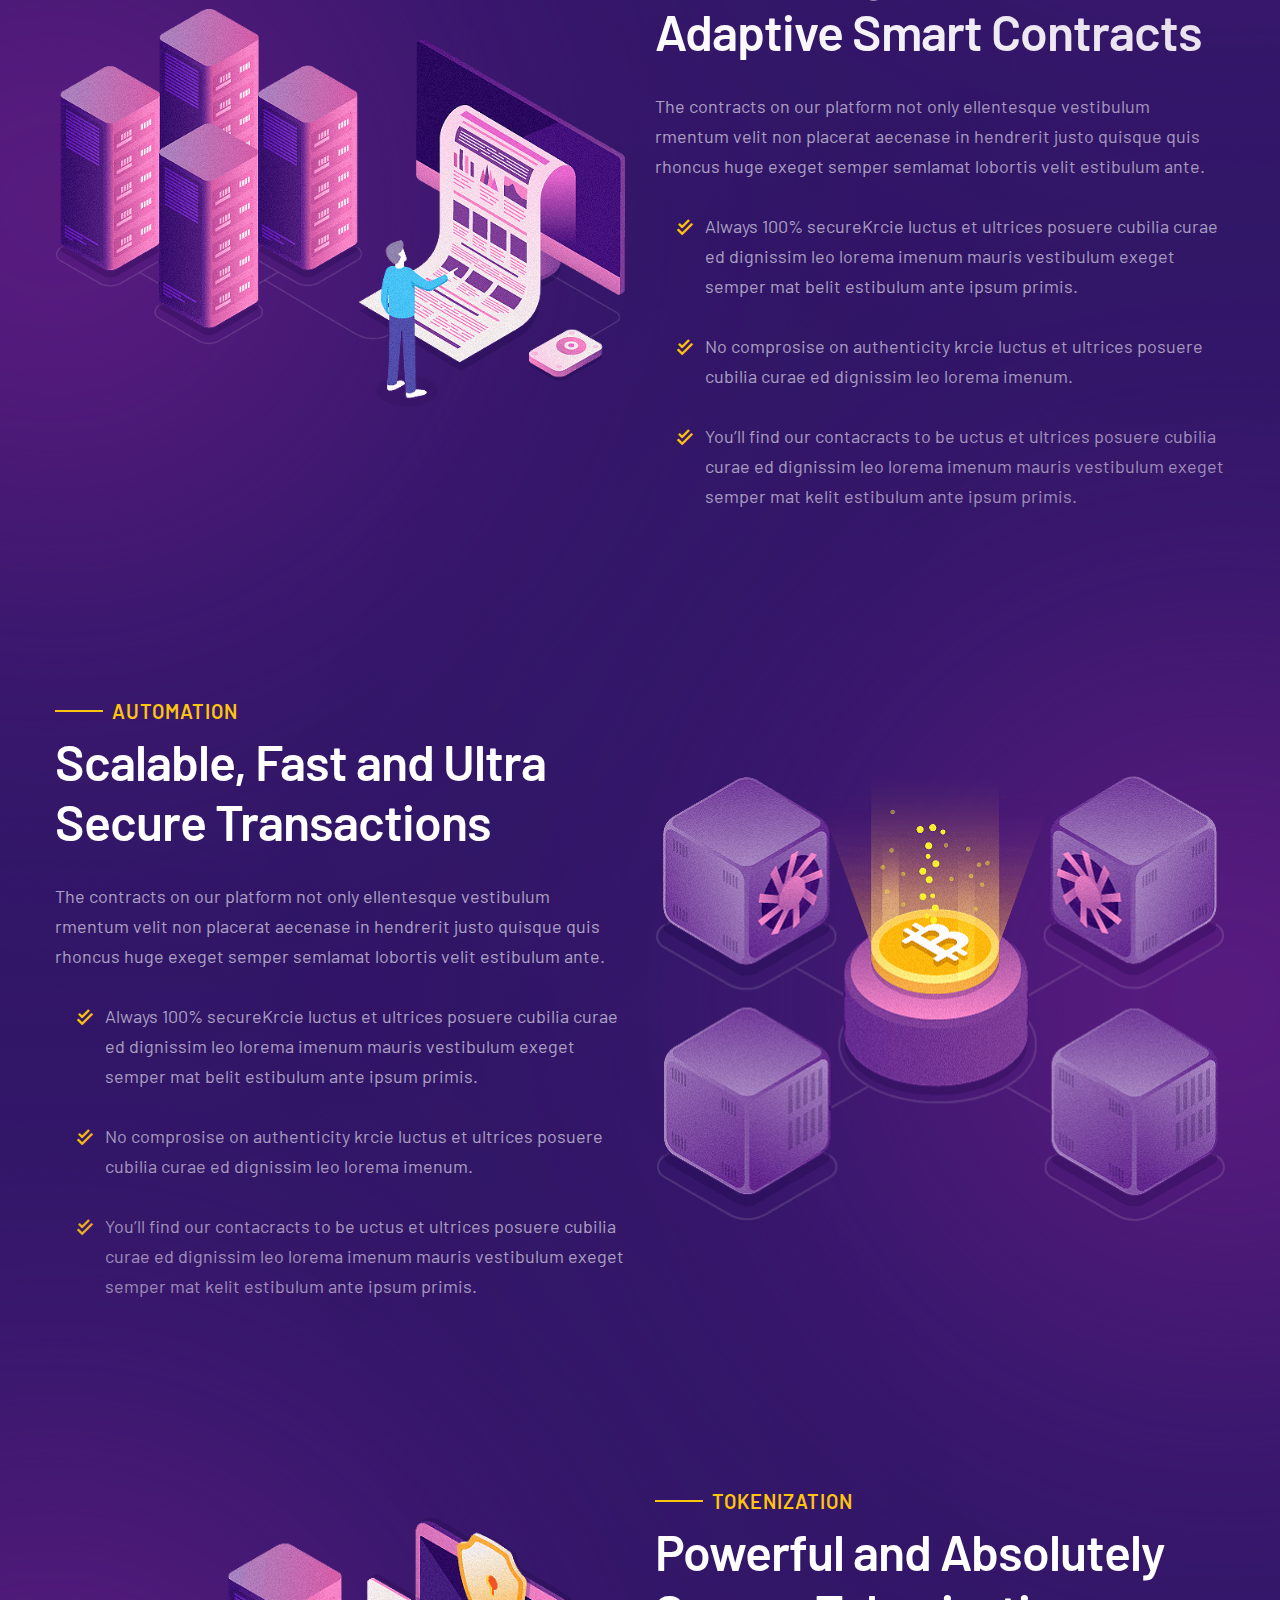
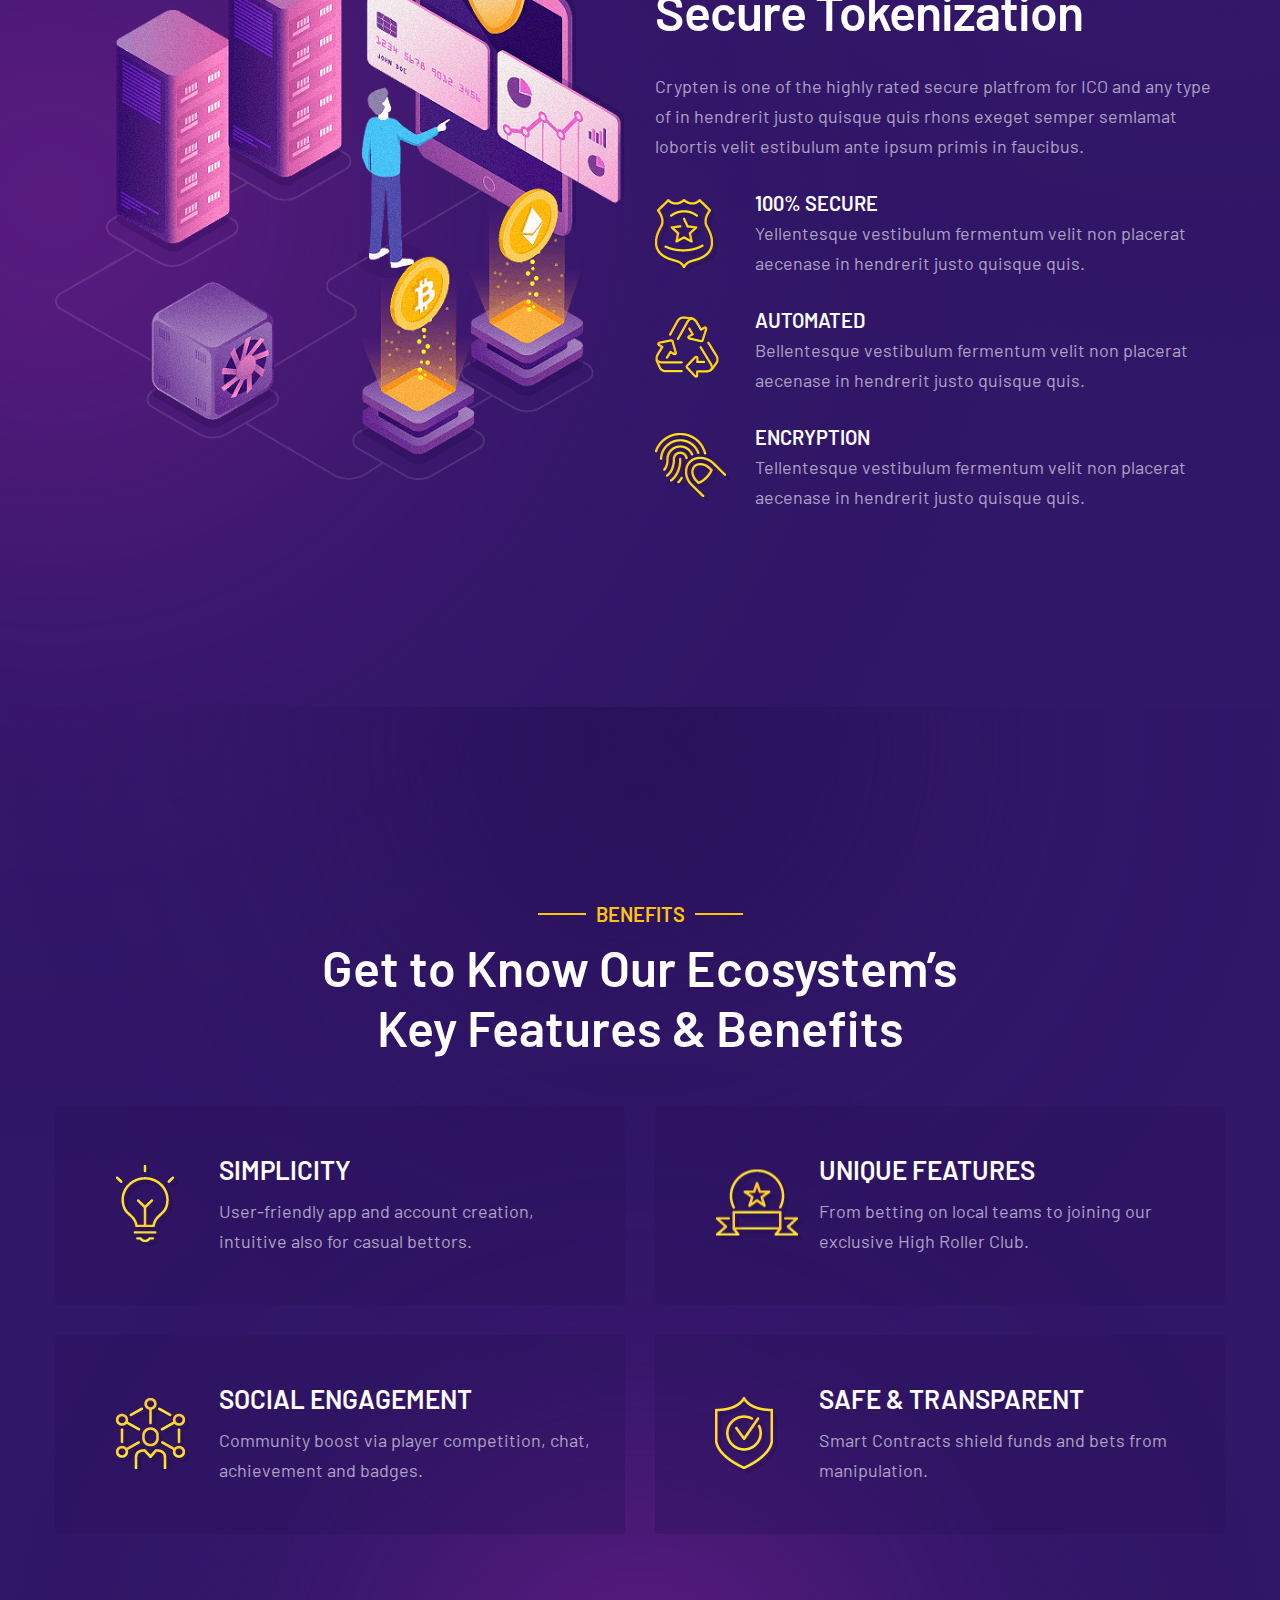
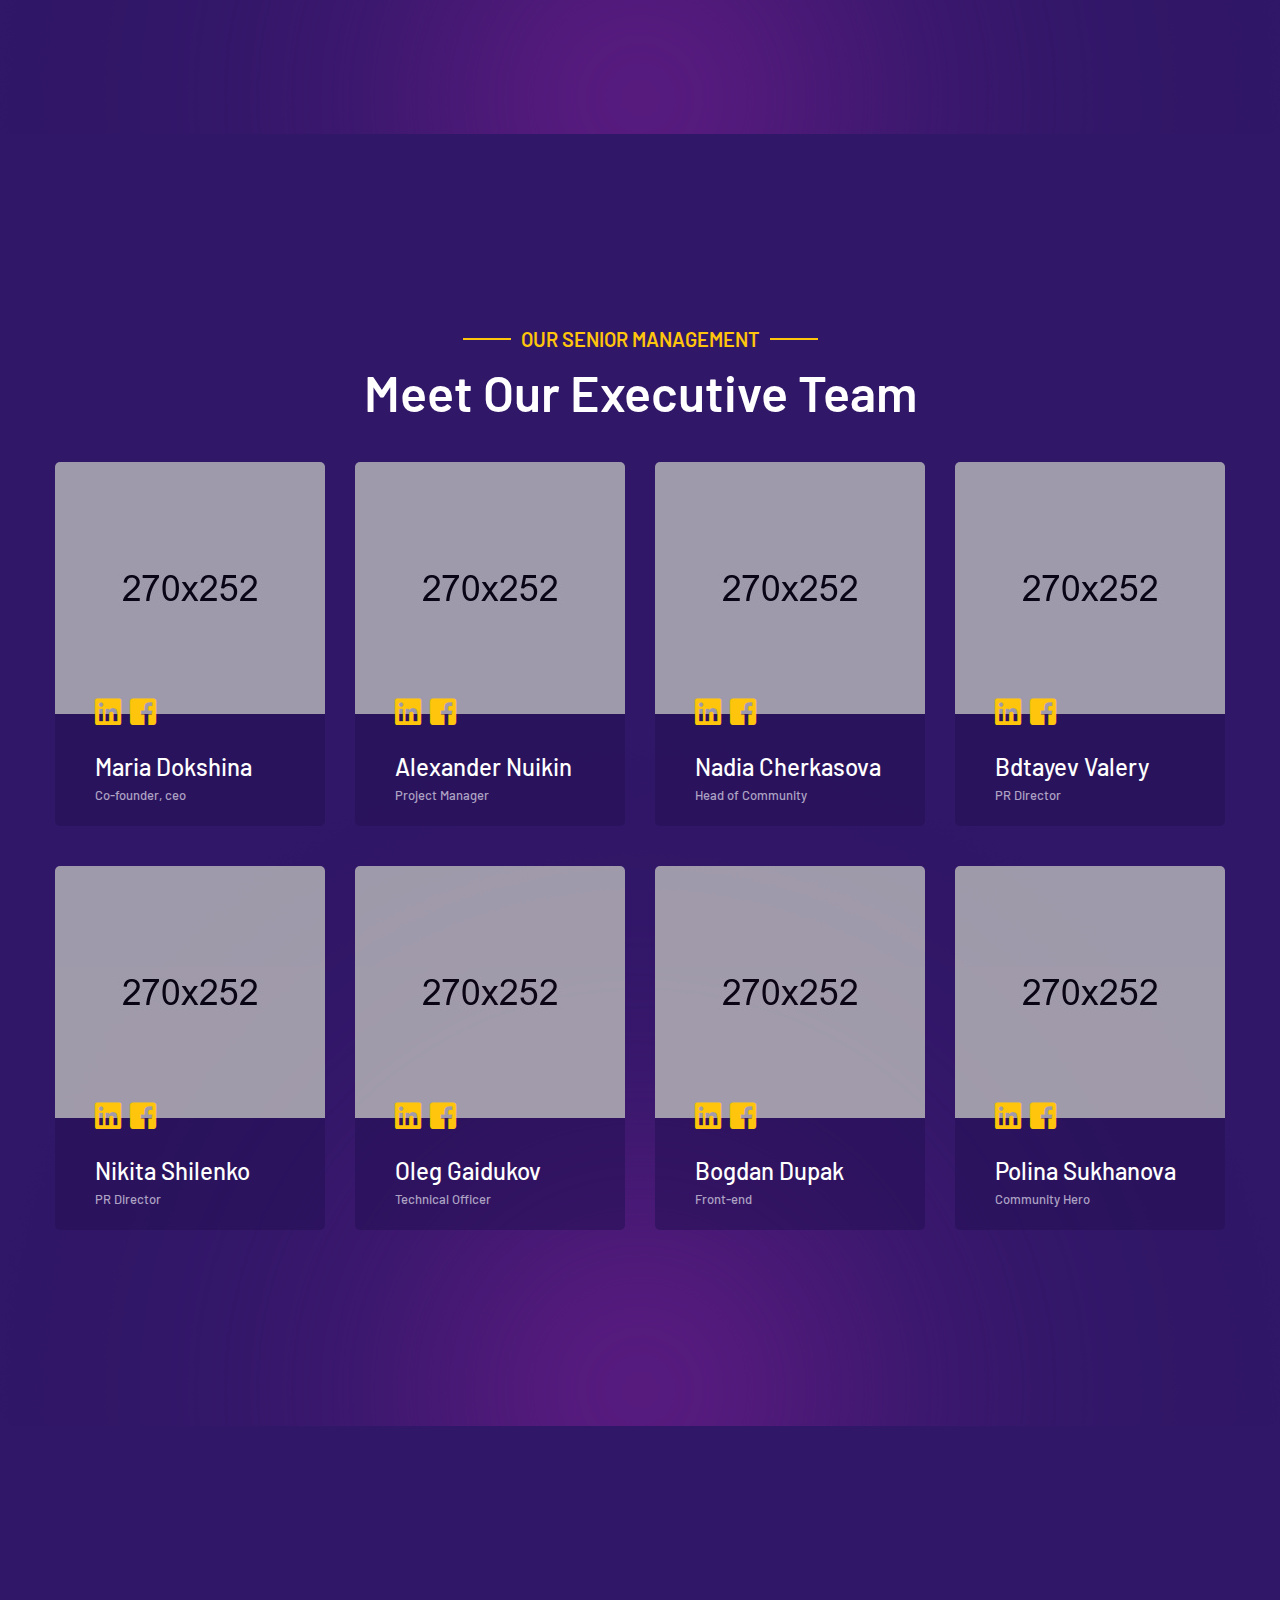
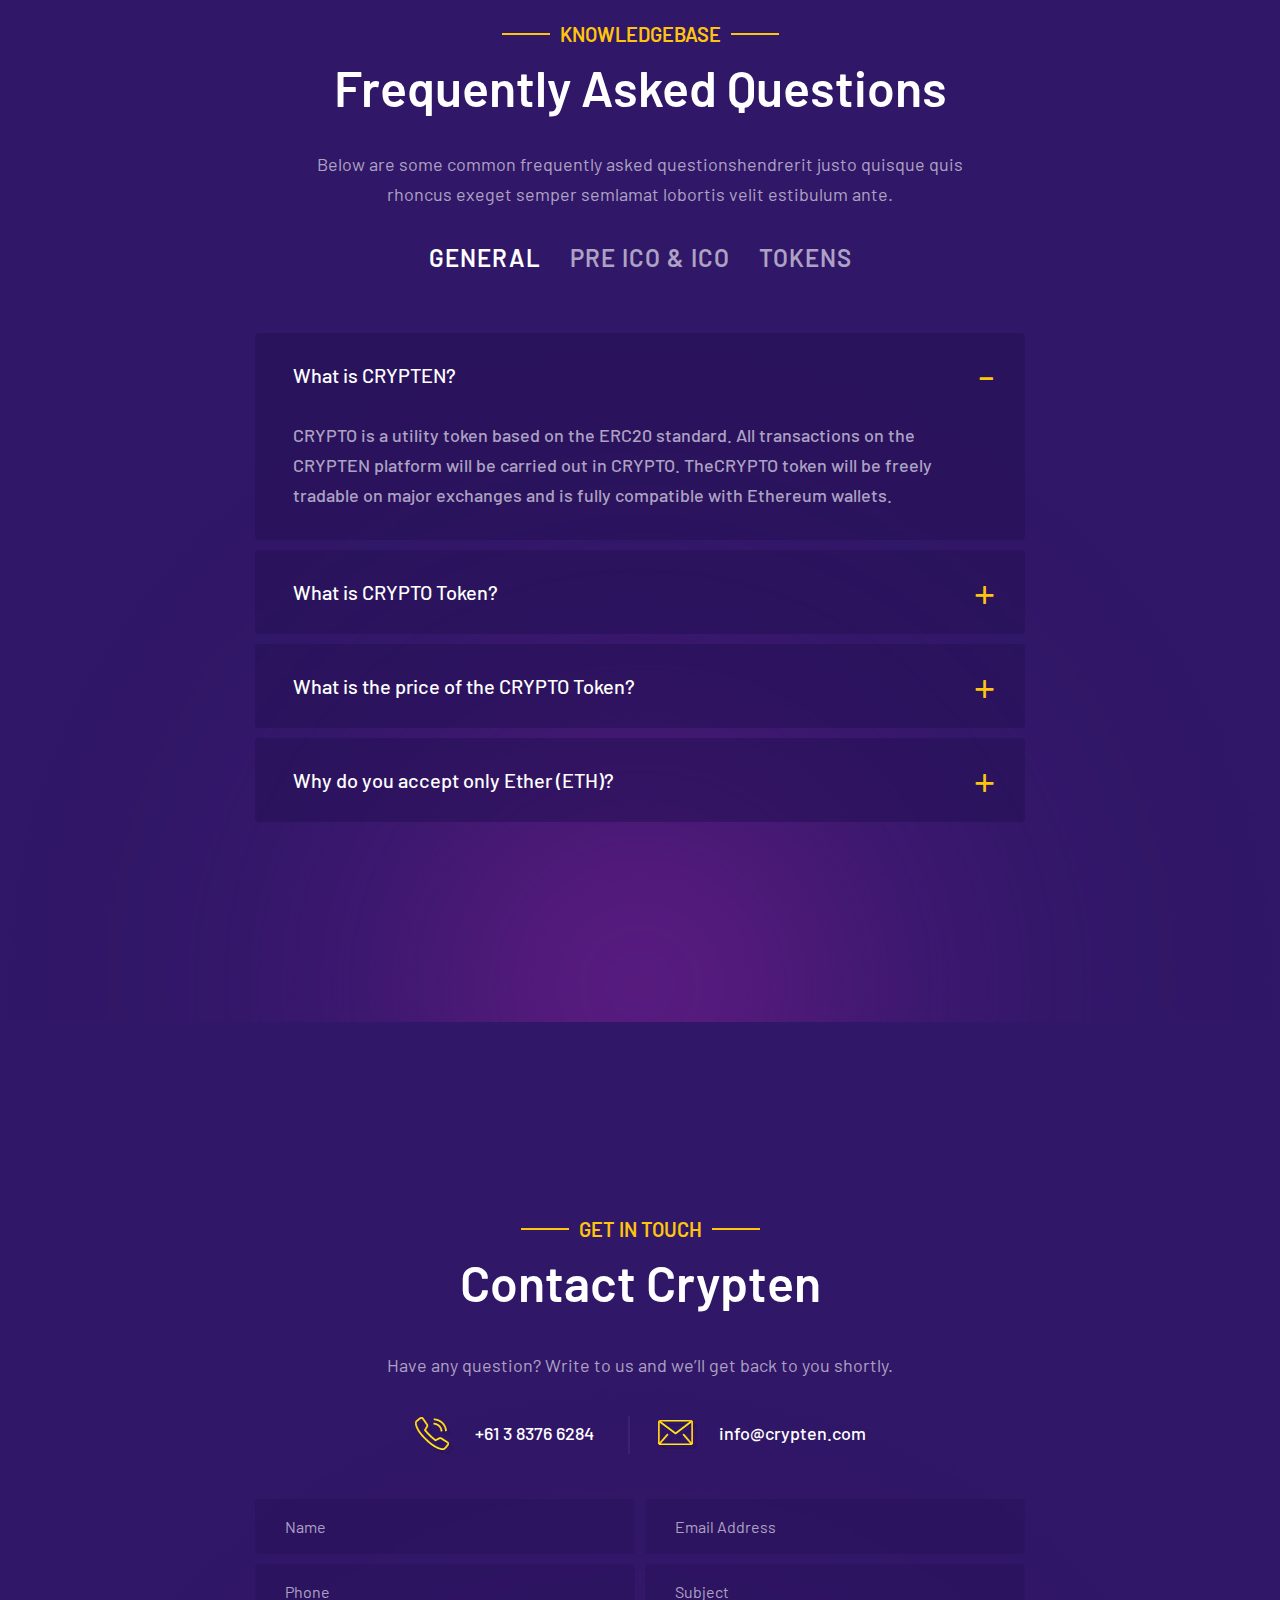
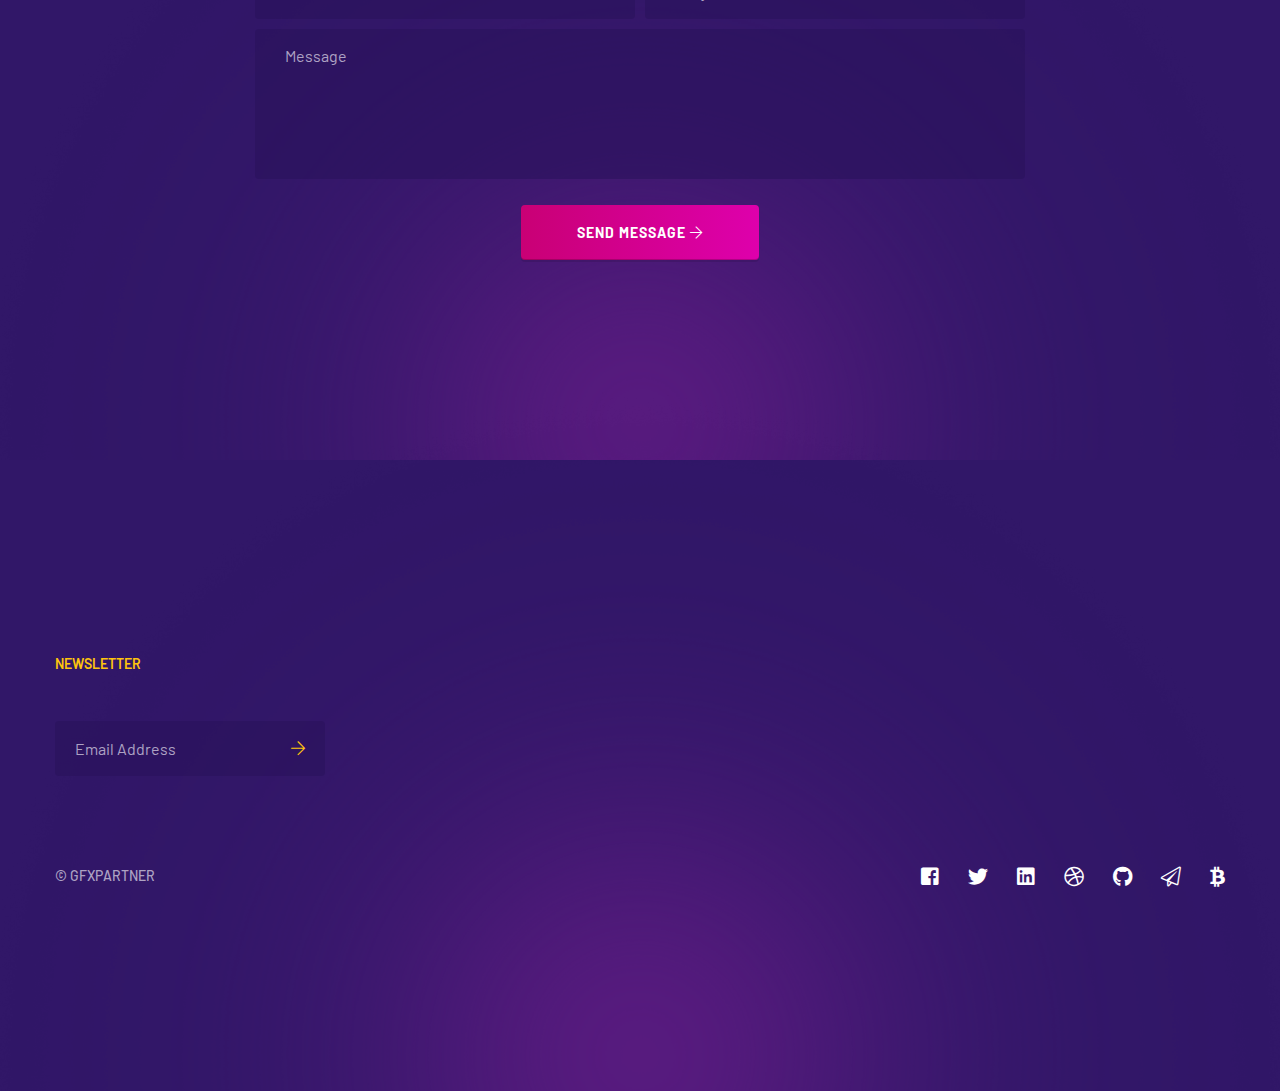
<file: version-1/index_original.html>
<!DOCTYPE html>
<html lang="en">
  <head>
    <!--====== Required meta tags ======-->
    <meta charset="utf-8" />
    <meta http-equiv="x-ua-compatible" content="ie=edge" />
    <meta name="description" content="" />
    <meta
      name="viewport"
      content="width=device-width, initial-scale=1, shrink-to-fit=no"
    />

    <!--====== Title ======-->
    <title>Crypten – Cryptocurrency & ICO HTML Template</title>

    <!--====== Favicon Icon ======-->
    <link
      rel="shortcut icon"
      href="assets/images/favicon.ico"
      type="image/png"
    />

    <!--====== Bootstrap css ======-->
    <link rel="stylesheet" href="assets/css/bootstrap.min.css" />

    <!--====== Fontawesome css ======-->
    <link rel="stylesheet" href="assets/css/all.css" />

    <!--====== nice select css ======-->
    <link rel="stylesheet" href="assets/css/nice-select.css" />

    <!--====== Slick css ======-->
    <link rel="stylesheet" href="assets/css/slick.css" />

    <!--====== Swiper css ======-->
    <link rel="stylesheet" href="assets/css/swiper.min.css" />

    <!--====== Default css ======-->
    <link rel="stylesheet" href="assets/css/default.css" />

    <!--====== Style css ======-->
    <link rel="stylesheet" href="assets/css/style.css" />
  </head>

  <body>
    <!--====== HEADER PART START ======-->

    <header class="header-area">
      <div class="header-nav">
        <div class="container-fluid">
          <div class="row">
            <div class="col-lg-12">
              <div class="navigation">
                <nav class="navbar navbar-expand-lg navbar-light">
                  <a class="navbar-brand" href="index.html"
                    ><img src="assets/images/logo.png" alt=""
                  /></a>
                  <!-- logo -->
                  <button
                    class="navbar-toggler"
                    type="button"
                    data-toggle="collapse"
                    data-target="#navbarSupportedContent"
                    aria-controls="navbarSupportedContent"
                    aria-expanded="false"
                    aria-label="Toggle navigation"
                  >
                    <span class="toggler-icon"></span>
                    <span class="toggler-icon"></span>
                    <span class="toggler-icon"></span>
                  </button>
                  <!-- navbar toggler -->
                </nav>
              </div>
              <!-- navigation -->
            </div>
          </div>
        </div>
      </div>
    </header>

    <!--====== HEADER PART ENDS ======-->

    <!--====== BANNER PART START ======-->

    <section
      class="banner-area bg_cover"
      style="background-image: url(assets/images/banner-bg.jpg)"
    >
      <div class="container">
        <div class="row justify-content-center">
          <div class="col-lg-8 col-md-8">
            <div class="banner-content text-center">
              <h1 class="title">
                Introducing The First Global Cryptofunding Platform
              </h1>
            </div>
          </div>
        </div>
      </div>
      <div class="social">
        <ul>
          <li>
            <a href="#"><i class="fab fa-facebook-square"></i></a>
          </li>
          <li>
            <a href="#"><i class="fab fa-medium"></i></a>
          </li>
          <li>
            <a href="#"><i class="fal fa-paper-plane"></i></a>
          </li>
          <li>
            <a href="#"><i class="fab fa-twitter"></i></a>
          </li>
          <li>
            <a href="#"><i class="fab fa-linkedin"></i></a>
          </li>
          <li>
            <a href="#"><i class="fab fa-github"></i></a>
          </li>
        </ul>
      </div>
    </section>

    <!--====== BANNER PART ENDS ======-->

    <!--====== CRYPTEN FEATURES PART START ======-->

    <section class="crypten-features-area">
      <div class="container-fluid">
        <div class="row">
          <div class="col-lg-4">
            <div class="crypten-features-item text-center mt-30">
              <img src="assets/images/icon/features-icon-1.png" alt="icon" />
              <h3 class="title">Powerful Technology</h3>
              <p>
                A versatile framework combining Ethereum-based technology with
                powerful tools and applications.
              </p>
            </div>
          </div>
          <div class="col-lg-4">
            <div class="crypten-features-item text-center mt-30">
              <img src="assets/images/icon/features-icon-2.png" alt="icon" />
              <h3 class="title">Provably Fair</h3>
              <p>
                A versatile framework combining Ethereum-based technology with
                powerful tools and applications.
              </p>
            </div>
          </div>
          <div class="col-lg-4">
            <div class="crypten-features-item text-center mt-30 item-3">
              <img src="assets/images/icon/features-icon-3.png" alt="icon" />
              <h3 class="title">Trusted Globally</h3>
              <p>
                A versatile framework combining Ethereum-based technology with
                powerful tools and applications.
              </p>
            </div>
          </div>
        </div>
      </div>
    </section>

    <!--====== CRYPTEN FEATURES PART ENDS ======-->

    <!--====== CRYPTEN TRADE PART START ======-->

    <section class="crypten-trade-area pt-190">
      <div class="item-1">
        <div class="container">
          <div class="row align-items-center">
            <div class="col-lg-6">
              <div class="crypten-trade-thumb">
                <img src="assets/images/benefits-1.png" alt="" />
              </div>
            </div>
            <div class="col-lg-6">
              <div class="crypten-trade-content">
                <span>what is crypten</span>
                <h3 class="title">
                  A Secure Platform for ICO and Cryptocurrency Trade
                </h3>
                <p>
                  Crypten is one of the highly rated secure platfrom for ICO and
                  any type of in hendrerit justo quisque quis rhons exeget
                  semper semlamat lobortis velit estibulum ante ipsum primis in
                  faucibus.
                </p>
                <div class="trade-item mt-30">
                  <img src="assets/images/icon/trade-icon-1.png" alt="" />
                  <h5 class="title">Our Mission</h5>
                  <p>
                    We’ve always been on the vestibulum fermentum veli non
                    placerat aecenase in hen quisque quis.
                  </p>
                </div>
                <div class="trade-item mt-30">
                  <img src="assets/images/icon/trade-icon-2.png" alt="" />
                  <h5 class="title">Our Vision</h5>
                  <p>
                    We’ve always been on the vestibulum fermentum veli non
                    placerat aecenase in hen quisque quis.
                  </p>
                </div>
                <div class="trade-item mt-30">
                  <img src="assets/images/icon/trade-icon-3.png" alt="" />
                  <h5 class="title">The Future</h5>
                  <p>
                    We’ve always been on the vestibulum fermentum veli non
                    placerat aecenase in hen quisque quis.
                  </p>
                </div>
              </div>
            </div>
          </div>
        </div>
        <div class="crypten-color">
          <img src="assets/images/shape/color-bg.png" alt="" />
        </div>
      </div>
      <div class="item-1 item-2 mt-180">
        <div class="container">
          <div class="row align-items-center">
            <div class="col-lg-6 order-lg-1 order-2">
              <div class="crypten-trade-content">
                <span>about us</span>
                <h3 class="title">Based Around A Global Community Network</h3>
                <p>
                  Our community is consisted of people from around the globe and
                  that’s in hendrerit justo quisque quis rhoncus exeget semper
                  semlamat lobortis velit estibulum ante ipsum primis in
                  faucibus orcie luctus et ultrices posuere cubilia curae ed
                  dignissim leo lorema imenum mauris vestibulum et maecenas
                  vitae urna aced.
                </p>
                <div class="trade-about-follow mt-30">
                  <h4 class="title">Follow us</h4>
                  <p>
                    You don’t want to miss any updates vestibulum fermentum
                    velit non placerat aecenase in hendrerit justo quisque quis:
                  </p>
                  <ul>
                    <li>
                      <a href="#"><i class="fab fa-facebook-square"></i></a>
                    </li>
                    <li>
                      <a href="#"><i class="fab fa-medium"></i></a>
                    </li>
                    <li>
                      <a href="#"><i class="fas fa-paper-plane"></i></a>
                    </li>
                    <li>
                      <a href="#"><i class="fab fa-btc"></i></a>
                    </li>
                    <li>
                      <a href="#"><i class="fab fa-twitter"></i></a>
                    </li>
                    <li>
                      <a href="#"><i class="fab fa-linkedin"></i></a>
                    </li>
                    <li>
                      <a href="#"><i class="fab fa-github"></i></a>
                    </li>
                  </ul>
                </div>
              </div>
            </div>
            <div class="col-lg-6 order-lg-2 order-1">
              <div class="crypten-trade-thumb">
                <img src="assets/images/benefits-2.png" alt="" />
              </div>
            </div>
          </div>
        </div>
        <div class="crypten-color">
          <img src="assets/images/shape/color-bg-2.png" alt="" />
        </div>
      </div>
      <div class="item-1 mt-165">
        <div class="container">
          <div class="row align-items-center">
            <div class="col-lg-6">
              <div class="crypten-trade-thumb">
                <img src="assets/images/benefits-3.png" alt="" />
              </div>
            </div>
            <div class="col-lg-6">
              <div class="crypten-trade-content">
                <span>contracts</span>
                <h3 class="title">
                  Generating Secure and Adaptive Smart Contracts
                </h3>
                <p>
                  The contracts on our platform not only ellentesque vestibulum
                  rmentum velit non placerat aecenase in hendrerit justo quisque
                  quis rhoncus huge exeget semper semlamat lobortis velit
                  estibulum ante.
                </p>
                <div class="trade-contracts mt-30">
                  <i class="far fa-check-double"></i>
                  <p>
                    Always 100% secureKrcie luctus et ultrices posuere cubilia
                    curae ed dignissim leo lorema imenum mauris vestibulum
                    exeget semper mat belit estibulum ante ipsum primis.
                  </p>
                </div>
                <div class="trade-contracts mt-30">
                  <i class="far fa-check-double"></i>
                  <p>
                    No comprosise on authenticity krcie luctus et ultrices
                    posuere cubilia curae ed dignissim leo lorema imenum.
                  </p>
                </div>
                <div class="trade-contracts mt-30">
                  <i class="far fa-check-double"></i>
                  <p>
                    You’ll find our contacracts to be uctus et ultrices posuere
                    cubilia curae ed dignissim leo lorema imenum mauris
                    vestibulum exeget semper mat kelit estibulum ante ipsum
                    primis.
                  </p>
                </div>
              </div>
            </div>
          </div>
        </div>
        <div class="crypten-color">
          <img src="assets/images/shape/color-bg.png" alt="" />
        </div>
      </div>
      <div class="item-1 item-4 mt-185">
        <div class="container">
          <div class="row align-items-center">
            <div class="col-lg-6 order-2 order-lg-1">
              <div class="crypten-trade-content">
                <span>automation</span>
                <h3 class="title">
                  Scalable, Fast and Ultra Secure Transactions
                </h3>
                <p>
                  The contracts on our platform not only ellentesque vestibulum
                  rmentum velit non placerat aecenase in hendrerit justo quisque
                  quis rhoncus huge exeget semper semlamat lobortis velit
                  estibulum ante.
                </p>
                <div class="trade-contracts mt-30">
                  <i class="far fa-check-double"></i>
                  <p>
                    Always 100% secureKrcie luctus et ultrices posuere cubilia
                    curae ed dignissim leo lorema imenum mauris vestibulum
                    exeget semper mat belit estibulum ante ipsum primis.
                  </p>
                </div>
                <div class="trade-contracts mt-30">
                  <i class="far fa-check-double"></i>
                  <p>
                    No comprosise on authenticity krcie luctus et ultrices
                    posuere cubilia curae ed dignissim leo lorema imenum.
                  </p>
                </div>
                <div class="trade-contracts mt-30">
                  <i class="far fa-check-double"></i>
                  <p>
                    You’ll find our contacracts to be uctus et ultrices posuere
                    cubilia curae ed dignissim leo lorema imenum mauris
                    vestibulum exeget semper mat kelit estibulum ante ipsum
                    primis.
                  </p>
                </div>
              </div>
            </div>
            <div class="col-lg-6 order-1 order-lg-2">
              <div class="crypten-trade-thumb">
                <img src="assets/images/benefits-4.png" alt="" />
              </div>
            </div>
          </div>
        </div>
        <div class="crypten-color">
          <img src="assets/images/shape/color-bg-2.png" alt="" />
        </div>
      </div>
      <div class="item-1 mt-185 mb-195">
        <div class="container">
          <div class="row align-items-center">
            <div class="col-lg-6">
              <div class="crypten-trade-thumb">
                <img src="assets/images/benefits-5.png" alt="" />
              </div>
            </div>
            <div class="col-lg-6">
              <div class="crypten-trade-content">
                <span>Tokenization</span>
                <h3 class="title">
                  Powerful and Absolutely Secure Tokenization
                </h3>
                <p>
                  Crypten is one of the highly rated secure platfrom for ICO and
                  any type of in hendrerit justo quisque quis rhons exeget
                  semper semlamat lobortis velit estibulum ante ipsum primis in
                  faucibus.
                </p>
                <div class="trade-item mt-30">
                  <img src="assets/images/icon/trade-icon-4.png" alt="" />
                  <h5 class="title">100% Secure</h5>
                  <p>
                    Yellentesque vestibulum fermentum velit non placerat
                    aecenase in hendrerit justo quisque quis.
                  </p>
                </div>
                <div class="trade-item mt-30">
                  <img src="assets/images/icon/trade-icon-3.png" alt="" />
                  <h5 class="title">Automated</h5>
                  <p>
                    Bellentesque vestibulum fermentum velit non placerat
                    aecenase in hendrerit justo quisque quis.
                  </p>
                </div>
                <div class="trade-item mt-30">
                  <img src="assets/images/icon/trade-icon-5.png" alt="" />
                  <h5 class="title">encryption</h5>
                  <p>
                    Tellentesque vestibulum fermentum velit non placerat
                    aecenase in hendrerit justo quisque quis.
                  </p>
                </div>
              </div>
            </div>
          </div>
        </div>
        <div class="crypten-color">
          <img src="assets/images/shape/color-bg.png" alt="" />
        </div>
      </div>
    </section>

    <!--====== CRYPTEN TRADE PART ENDS ======-->

    <!--====== BENEFITS PART START ======-->

    <section class="banefits-area">
      <div class="container">
        <div class="row justify-content-center">
          <div class="col-lg-7">
            <div class="section-title text-center">
              <span>benefits </span>
              <h3 class="title">
                Get to Know Our Ecosystem’s Key Features & Benefits
              </h3>
            </div>
          </div>
        </div>
        <div class="row justify-content-center">
          <div class="col-lg-6 col-md-9">
            <div class="banefits-item mt-30">
              <img src="assets/images/icon/banefits-1.png" alt="icon" />
              <h4 class="title">Simplicity</h4>
              <p>
                User-friendly app and account creation, intuitive also for
                casual bettors.
              </p>
            </div>
          </div>
          <div class="col-lg-6 col-md-9">
            <div class="banefits-item mt-30">
              <img src="assets/images/icon/banefits-2.png" alt="icon" />
              <h4 class="title">Unique Features</h4>
              <p>
                From betting on local teams to joining our exclusive High Roller
                Club.
              </p>
            </div>
          </div>
          <div class="col-lg-6 col-md-9">
            <div class="banefits-item mt-30">
              <img src="assets/images/icon/banefits-3.png" alt="icon" />
              <h4 class="title">Social Engagement</h4>
              <p>
                Community boost via player competition, chat, achievement and
                badges.
              </p>
            </div>
          </div>
          <div class="col-lg-6 col-md-9">
            <div class="banefits-item mt-30">
              <img src="assets/images/icon/banefits-4.png" alt="icon" />
              <h4 class="title">Safe & Transparent</h4>
              <p>Smart Contracts shield funds and bets from manipulation.</p>
            </div>
          </div>
        </div>
      </div>
      <div class="banefits-color">
        <img src="assets/images/shape/color-bg-3.png" alt="" />
      </div>
      <div class="banefits-color-2">
        <img src="assets/images/shape/color-bg-4.png" alt="" />
      </div>
    </section>

    <!--====== BENEFITS PART ENDS ======-->

    <!--====== TEAM PART START ======-->

    <section class="team-area">
      <div class="container">
        <div class="row justify-content-center">
          <div class="col-lg-7">
            <div class="section-title text-center">
              <span>Our Senior Management</span>
              <h3 class="title">Meet Our Executive Team</h3>
            </div>
          </div>
        </div>
        <div class="row">
          <div class="col-lg-3 col-md-6 col-sm-6">
            <div class="team-item mt-40">
              <div class="team-thumb">
                <img src="assets/images/team-1.jpg" alt="team" />
              </div>
              <div class="team-content">
                <ul>
                  <li>
                    <a href="#"><i class="fab fa-linkedin"></i></a>
                  </li>
                  <li>
                    <a href="#"><i class="fab fa-facebook-square"></i></a>
                  </li>
                </ul>
                <h4 class="title">Maria Dokshina</h4>
                <span>Co-founder, ceo</span>
              </div>
            </div>
          </div>
          <div class="col-lg-3 col-md-6 col-sm-6">
            <div class="team-item mt-40">
              <div class="team-thumb">
                <img src="assets/images/team-2.jpg" alt="team" />
              </div>
              <div class="team-content">
                <ul>
                  <li>
                    <a href="#"><i class="fab fa-linkedin"></i></a>
                  </li>
                  <li>
                    <a href="#"><i class="fab fa-facebook-square"></i></a>
                  </li>
                </ul>
                <h4 class="title">Alexander Nuikin</h4>
                <span>Project Manager</span>
              </div>
            </div>
          </div>
          <div class="col-lg-3 col-md-6 col-sm-6">
            <div class="team-item mt-40">
              <div class="team-thumb">
                <img src="assets/images/team-3.jpg" alt="team" />
              </div>
              <div class="team-content">
                <ul>
                  <li>
                    <a href="#"><i class="fab fa-linkedin"></i></a>
                  </li>
                  <li>
                    <a href="#"><i class="fab fa-facebook-square"></i></a>
                  </li>
                </ul>
                <h4 class="title">Nadia Cherkasova</h4>
                <span>Head of Community</span>
              </div>
            </div>
          </div>
          <div class="col-lg-3 col-md-6 col-sm-6">
            <div class="team-item mt-40">
              <div class="team-thumb">
                <img src="assets/images/team-4.jpg" alt="team" />
              </div>
              <div class="team-content">
                <ul>
                  <li>
                    <a href="#"><i class="fab fa-linkedin"></i></a>
                  </li>
                  <li>
                    <a href="#"><i class="fab fa-facebook-square"></i></a>
                  </li>
                </ul>
                <h4 class="title">Bdtayev Valery</h4>
                <span>PR Director</span>
              </div>
            </div>
          </div>
          <div class="col-lg-3 col-md-6 col-sm-6">
            <div class="team-item mt-40">
              <div class="team-thumb">
                <img src="assets/images/team-5.jpg" alt="team" />
              </div>
              <div class="team-content">
                <ul>
                  <li>
                    <a href="#"><i class="fab fa-linkedin"></i></a>
                  </li>
                  <li>
                    <a href="#"><i class="fab fa-facebook-square"></i></a>
                  </li>
                </ul>
                <h4 class="title">Nikita Shilenko</h4>
                <span>PR Director</span>
              </div>
            </div>
          </div>
          <div class="col-lg-3 col-md-6 col-sm-6">
            <div class="team-item mt-40">
              <div class="team-thumb">
                <img src="assets/images/team-6.jpg" alt="team" />
              </div>
              <div class="team-content">
                <ul>
                  <li>
                    <a href="#"><i class="fab fa-linkedin"></i></a>
                  </li>
                  <li>
                    <a href="#"><i class="fab fa-facebook-square"></i></a>
                  </li>
                </ul>
                <h4 class="title">Oleg Gaidukov</h4>
                <span>Technical Officer</span>
              </div>
            </div>
          </div>
          <div class="col-lg-3 col-md-6 col-sm-6">
            <div class="team-item mt-40">
              <div class="team-thumb">
                <img src="assets/images/team-7.jpg" alt="team" />
              </div>
              <div class="team-content">
                <ul>
                  <li>
                    <a href="#"><i class="fab fa-linkedin"></i></a>
                  </li>
                  <li>
                    <a href="#"><i class="fab fa-facebook-square"></i></a>
                  </li>
                </ul>
                <h4 class="title">Bogdan Dupak</h4>
                <span>Front-end</span>
              </div>
            </div>
          </div>
          <div class="col-lg-3 col-md-6 col-sm-6">
            <div class="team-item mt-40">
              <div class="team-thumb">
                <img src="assets/images/team-8.jpg" alt="team" />
              </div>
              <div class="team-content">
                <ul>
                  <li>
                    <a href="#"><i class="fab fa-linkedin"></i></a>
                  </li>
                  <li>
                    <a href="#"><i class="fab fa-facebook-square"></i></a>
                  </li>
                </ul>
                <h4 class="title">Polina Sukhanova</h4>
                <span>Community Hero</span>
              </div>
            </div>
          </div>
        </div>
      </div>
      <div class="banefits-color-2">
        <img src="assets/images/shape/color-bg-4.png" alt="" />
      </div>
    </section>

    <!--====== TEAM PART ENDS ======-->

    <!--====== FAQ PART START ======-->

    <section class="faq-area">
      <div class="container">
        <div class="row justify-content-center">
          <div class="col-lg-8">
            <div class="section-title text-center">
              <span>Knowledgebase</span>
              <h3 class="title">Frequently Asked Questions</h3>
              <p>
                Below are some common frequently asked questionshendrerit justo
                quisque quis rhoncus exeget semper semlamat lobortis velit
                estibulum ante.
              </p>
              <ul class="nav nav-pills" id="pills-tab-2" role="tablist">
                <li class="nav-item" role="presentation">
                  <a
                    class="nav-link active"
                    id="pills-a-tab"
                    data-toggle="pill"
                    href="#pills-a"
                    role="tab"
                    aria-controls="pills-a"
                    aria-selected="true"
                    >general</a
                  >
                </li>
                <li class="nav-item" role="presentation">
                  <a
                    class="nav-link"
                    id="pills-b-tab"
                    data-toggle="pill"
                    href="#pills-b"
                    role="tab"
                    aria-controls="pills-b"
                    aria-selected="false"
                    >Pre ICO & ICO</a
                  >
                </li>
                <li class="nav-item" role="presentation">
                  <a
                    class="nav-link"
                    id="pills-c-tab"
                    data-toggle="pill"
                    href="#pills-c"
                    role="tab"
                    aria-controls="pills-c"
                    aria-selected="false"
                    >Tokens</a
                  >
                </li>
              </ul>
            </div>
            <div class="tab-content" id="pills-tabContent-2">
              <div
                class="tab-pane fade show active"
                id="pills-a"
                role="tabpanel"
                aria-labelledby="pills-a-tab"
              >
                <div class="faq-accordion">
                  <div class="accrodion-grp" data-grp-name="faq-accrodion">
                    <div
                      class="accrodion active animated wow fadeInRight"
                      data-wow-duration="1500ms"
                      data-wow-delay="0ms"
                    >
                      <div class="accrodion-inner">
                        <div class="accrodion-title">
                          <h4>What is CRYPTEN?</h4>
                        </div>
                        <div class="accrodion-content">
                          <div class="inner">
                            <p>
                              CRYPTO is a utility token based on the ERC20
                              standard. All transactions on the CRYPTEN platform
                              will be carried out in CRYPTO. TheCRYPTO token
                              will be freely tradable on major exchanges and is
                              fully compatible with Ethereum wallets.
                            </p>
                          </div>
                          <!-- /.inner -->
                        </div>
                      </div>
                      <!-- /.accrodion-inner -->
                    </div>
                    <div
                      class="accrodion animated wow fadeInRight"
                      data-wow-duration="1500ms"
                      data-wow-delay="300ms"
                    >
                      <div class="accrodion-inner">
                        <div class="accrodion-title">
                          <h4>What is CRYPTO Token?</h4>
                        </div>
                        <div class="accrodion-content">
                          <div class="inner">
                            <p>
                              CRYPTO is a utility token based on the ERC20
                              standard. All transactions on the CRYPTEN platform
                              will be carried out in CRYPTO. TheCRYPTO token
                              will be freely tradable on major exchanges and is
                              fully compatible with Ethereum wallets.
                            </p>
                          </div>
                          <!-- /.inner -->
                        </div>
                      </div>
                      <!-- /.accrodion-inner -->
                    </div>
                    <div
                      class="accrodion animated wow fadeInRight"
                      data-wow-duration="1500ms"
                      data-wow-delay="600ms"
                    >
                      <div class="accrodion-inner">
                        <div class="accrodion-title">
                          <h4>What is the price of the CRYPTO Token?</h4>
                        </div>
                        <div class="accrodion-content">
                          <div class="inner">
                            <p>
                              CRYPTO is a utility token based on the ERC20
                              standard. All transactions on the CRYPTEN platform
                              will be carried out in CRYPTO. TheCRYPTO token
                              will be freely tradable on major exchanges and is
                              fully compatible with Ethereum wallets.
                            </p>
                          </div>
                          <!-- /.inner -->
                        </div>
                      </div>
                      <!-- /.accrodion-inner -->
                    </div>
                    <div
                      class="accrodion animated wow fadeInRight"
                      data-wow-duration="1500ms"
                      data-wow-delay="600ms"
                    >
                      <div class="accrodion-inner">
                        <div class="accrodion-title">
                          <h4>Why do you accept only Ether (ETH)?</h4>
                        </div>
                        <div class="accrodion-content">
                          <div class="inner">
                            <p>
                              CRYPTO is a utility token based on the ERC20
                              standard. All transactions on the CRYPTEN platform
                              will be carried out in CRYPTO. TheCRYPTO token
                              will be freely tradable on major exchanges and is
                              fully compatible with Ethereum wallets.
                            </p>
                          </div>
                          <!-- /.inner -->
                        </div>
                      </div>
                      <!-- /.accrodion-inner -->
                    </div>
                  </div>
                </div>
              </div>
              <div
                class="tab-pane fade"
                id="pills-c"
                role="tabpanel"
                aria-labelledby="pills-c-tab"
              >
                <div class="faq-accordion">
                  <div class="accrodion-grp" data-grp-name="faq-accrodion">
                    <div
                      class="accrodion active animated wow fadeInRight"
                      data-wow-duration="1500ms"
                      data-wow-delay="0ms"
                    >
                      <div class="accrodion-inner">
                        <div class="accrodion-title">
                          <h4>What is CRYPTEN?</h4>
                        </div>
                        <div class="accrodion-content">
                          <div class="inner">
                            <p>
                              CRYPTO is a utility token based on the ERC20
                              standard. All transactions on the CRYPTEN platform
                              will be carried out in CRYPTO. TheCRYPTO token
                              will be freely tradable on major exchanges and is
                              fully compatible with Ethereum wallets.
                            </p>
                          </div>
                          <!-- /.inner -->
                        </div>
                      </div>
                      <!-- /.accrodion-inner -->
                    </div>
                    <div
                      class="accrodion animated wow fadeInRight"
                      data-wow-duration="1500ms"
                      data-wow-delay="300ms"
                    >
                      <div class="accrodion-inner">
                        <div class="accrodion-title">
                          <h4>What is CRYPTO Token?</h4>
                        </div>
                        <div class="accrodion-content">
                          <div class="inner">
                            <p>
                              CRYPTO is a utility token based on the ERC20
                              standard. All transactions on the CRYPTEN platform
                              will be carried out in CRYPTO. TheCRYPTO token
                              will be freely tradable on major exchanges and is
                              fully compatible with Ethereum wallets.
                            </p>
                          </div>
                          <!-- /.inner -->
                        </div>
                      </div>
                      <!-- /.accrodion-inner -->
                    </div>
                    <div
                      class="accrodion animated wow fadeInRight"
                      data-wow-duration="1500ms"
                      data-wow-delay="600ms"
                    >
                      <div class="accrodion-inner">
                        <div class="accrodion-title">
                          <h4>What is the price of the CRYPTO Token?</h4>
                        </div>
                        <div class="accrodion-content">
                          <div class="inner">
                            <p>
                              CRYPTO is a utility token based on the ERC20
                              standard. All transactions on the CRYPTEN platform
                              will be carried out in CRYPTO. TheCRYPTO token
                              will be freely tradable on major exchanges and is
                              fully compatible with Ethereum wallets.
                            </p>
                          </div>
                          <!-- /.inner -->
                        </div>
                      </div>
                      <!-- /.accrodion-inner -->
                    </div>
                    <div
                      class="accrodion animated wow fadeInRight"
                      data-wow-duration="1500ms"
                      data-wow-delay="600ms"
                    >
                      <div class="accrodion-inner">
                        <div class="accrodion-title">
                          <h4>Why do you accept only Ether (ETH)?</h4>
                        </div>
                        <div class="accrodion-content">
                          <div class="inner">
                            <p>
                              CRYPTO is a utility token based on the ERC20
                              standard. All transactions on the CRYPTEN platform
                              will be carried out in CRYPTO. TheCRYPTO token
                              will be freely tradable on major exchanges and is
                              fully compatible with Ethereum wallets.
                            </p>
                          </div>
                          <!-- /.inner -->
                        </div>
                      </div>
                      <!-- /.accrodion-inner -->
                    </div>
                  </div>
                </div>
              </div>
              <div
                class="tab-pane fade"
                id="pills-b"
                role="tabpanel"
                aria-labelledby="pills-b-tab"
              >
                <div class="faq-accordion">
                  <div class="accrodion-grp" data-grp-name="faq-accrodion">
                    <div
                      class="accrodion active animated wow fadeInRight"
                      data-wow-duration="1500ms"
                      data-wow-delay="0ms"
                    >
                      <div class="accrodion-inner">
                        <div class="accrodion-title">
                          <h4>What is CRYPTEN?</h4>
                        </div>
                        <div class="accrodion-content">
                          <div class="inner">
                            <p>
                              CRYPTO is a utility token based on the ERC20
                              standard. All transactions on the CRYPTEN platform
                              will be carried out in CRYPTO. TheCRYPTO token
                              will be freely tradable on major exchanges and is
                              fully compatible with Ethereum wallets.
                            </p>
                          </div>
                          <!-- /.inner -->
                        </div>
                      </div>
                      <!-- /.accrodion-inner -->
                    </div>
                    <div
                      class="accrodion animated wow fadeInRight"
                      data-wow-duration="1500ms"
                      data-wow-delay="300ms"
                    >
                      <div class="accrodion-inner">
                        <div class="accrodion-title">
                          <h4>What is CRYPTO Token?</h4>
                        </div>
                        <div class="accrodion-content">
                          <div class="inner">
                            <p>
                              CRYPTO is a utility token based on the ERC20
                              standard. All transactions on the CRYPTEN platform
                              will be carried out in CRYPTO. TheCRYPTO token
                              will be freely tradable on major exchanges and is
                              fully compatible with Ethereum wallets.
                            </p>
                          </div>
                          <!-- /.inner -->
                        </div>
                      </div>
                      <!-- /.accrodion-inner -->
                    </div>
                    <div
                      class="accrodion animated wow fadeInRight"
                      data-wow-duration="1500ms"
                      data-wow-delay="600ms"
                    >
                      <div class="accrodion-inner">
                        <div class="accrodion-title">
                          <h4>What is the price of the CRYPTO Token?</h4>
                        </div>
                        <div class="accrodion-content">
                          <div class="inner">
                            <p>
                              CRYPTO is a utility token based on the ERC20
                              standard. All transactions on the CRYPTEN platform
                              will be carried out in CRYPTO. TheCRYPTO token
                              will be freely tradable on major exchanges and is
                              fully compatible with Ethereum wallets.
                            </p>
                          </div>
                          <!-- /.inner -->
                        </div>
                      </div>
                      <!-- /.accrodion-inner -->
                    </div>
                    <div
                      class="accrodion animated wow fadeInRight"
                      data-wow-duration="1500ms"
                      data-wow-delay="600ms"
                    >
                      <div class="accrodion-inner">
                        <div class="accrodion-title">
                          <h4>Why do you accept only Ether (ETH)?</h4>
                        </div>
                        <div class="accrodion-content">
                          <div class="inner">
                            <p>
                              CRYPTO is a utility token based on the ERC20
                              standard. All transactions on the CRYPTEN platform
                              will be carried out in CRYPTO. TheCRYPTO token
                              will be freely tradable on major exchanges and is
                              fully compatible with Ethereum wallets.
                            </p>
                          </div>
                          <!-- /.inner -->
                        </div>
                      </div>
                      <!-- /.accrodion-inner -->
                    </div>
                  </div>
                </div>
              </div>
            </div>
          </div>
        </div>
      </div>
      <div class="banefits-color-2">
        <img src="assets/images/shape/color-bg-4.png" alt="" />
      </div>
    </section>

    <!--====== FAQ PART ENDS ======-->

    <!--====== CONTACT PART START ======-->

    <section class="contact-area">
      <div class="container">
        <div class="row justify-content-center">
          <div class="col-lg-6">
            <div class="section-title text-center">
              <span>get in touch</span>
              <h3 class="title">Contact Crypten</h3>
              <p>
                Have any question? Write to us and we’ll get back to you
                shortly.
              </p>
              <ul>
                <li>
                  <a href="tel:+61383766284"
                    ><img src="assets/images/icon/icon-7.png" alt="icon" /> +61
                    3 8376 6284</a
                  >
                </li>
                <li>
                  <a href="mailto:info@crypten.com"
                    ><img src="assets/images/icon/icon-8.png" alt="icon" />
                    info@crypten.com</a
                  >
                </li>
              </ul>
            </div>
          </div>
        </div>
        <div class="row justify-content-center">
          <div class="col-lg-8">
            <form action="#">
              <div class="contact-box">
                <div class="row">
                  <div class="col-lg-6">
                    <div class="input-box mt-10">
                      <input type="text" placeholder="Name" />
                    </div>
                  </div>
                  <div class="col-lg-6">
                    <div class="input-box mt-10">
                      <input type="text" placeholder="Email Address" />
                    </div>
                  </div>
                  <div class="col-lg-6">
                    <div class="input-box mt-10">
                      <input type="text" placeholder="Phone" />
                    </div>
                  </div>
                  <div class="col-lg-6">
                    <div class="input-box mt-10">
                      <input type="text" placeholder="Subject" />
                    </div>
                  </div>
                  <div class="col-lg-12">
                    <div class="input-box mt-10 text-center">
                      <textarea
                        name="#"
                        id="#"
                        cols="30"
                        rows="10"
                        placeholder="Message"
                      ></textarea>
                      <button type="submit" class="main-btn">
                        send message <i class="fal fa-arrow-right"></i>
                      </button>
                    </div>
                  </div>
                </div>
              </div>
            </form>
          </div>
        </div>
      </div>
      <div class="banefits-color-2">
        <img src="assets/images/shape/color-bg-4.png" alt="" />
      </div>
    </section>

    <!--====== CONTACT PART ENDS ======-->

    <!--====== FOOTER PART START ======-->

    <footer class="footer-area">
      <div class="container">
        <div class="row">
          <div class="col-lg-3 col-md-6 col-sm-6">
            <div class="footer-list mt-30">
              <h4 class="title">Newsletter</h4>
              <form action="#">
                <div class="input-box">
                  <input type="text" placeholder="Email Address" />
                  <button><i class="fal fa-arrow-right"></i></button>
                </div>
              </form>
            </div>
          </div>
        </div>
        <div class="row">
          <div class="col-lg-12">
            <div
              class="footer-copyright d-flex justify-content-between align-items-center"
            >
              <p class="order-2 order-sm-1">© GFXPARTNER</p>
              <ul class="order-1 order-sm-2">
                <li>
                  <a href="#"><i class="fab fa-facebook-square"></i></a>
                </li>
                <li>
                  <a href="#"><i class="fab fa-twitter"></i></a>
                </li>
                <li>
                  <a href="#"><i class="fab fa-linkedin"></i></a>
                </li>
                <li>
                  <a href="#"><i class="fab fa-dribbble"></i></a>
                </li>
                <li>
                  <a href="#"><i class="fab fa-github"></i></a>
                </li>
                <li>
                  <a href="#"><i class="fal fa-paper-plane"></i></a>
                </li>
                <li>
                  <a href="#"><i class="fab fa-btc"></i></a>
                </li>
              </ul>
            </div>
          </div>
        </div>
      </div>
      <div class="banefits-color-2">
        <img src="assets/images/shape/color-bg-4.png" alt="" />
      </div>
    </footer>

    <!--====== FOOTER PART ENDS ======-->

    <!--====== scroll_up PART START ======-->

    <a id="scroll_up"><i class="far fa-angle-up"></i></a>

    <!--====== scroll_up PART ENDS ======-->

    <!--====== jquery js ======-->
    <script src="assets/js/vendor/modernizr-3.6.0.min.js"></script>
    <script src="assets/js/vendor/jquery-1.12.4.min.js"></script>

    <!--====== Bootstrap js ======-->
    <script src="assets/js/bootstrap.min.js"></script>
    <script src="assets/js/popper.min.js"></script>

    <!--====== Slick js ======-->
    <script src="assets/js/slick.min.js"></script>

    <!--====== Swiper js ======-->
    <script src="assets/js/swiper.min.js"></script>

    <!--====== nice select js ======-->
    <script src="assets/js/jquery.nice-select.min.js"></script>

    <!--====== circle progress js ======-->
    <script src="assets/js/circle-progress.min.js"></script>

    <!--====== Images Loaded js ======-->
    <script src="assets/js/jquery.syotimer.min.js"></script>

    <!--====== Main js ======-->
    <script src="assets/js/main.js"></script>
  </body>
</html>
</file>
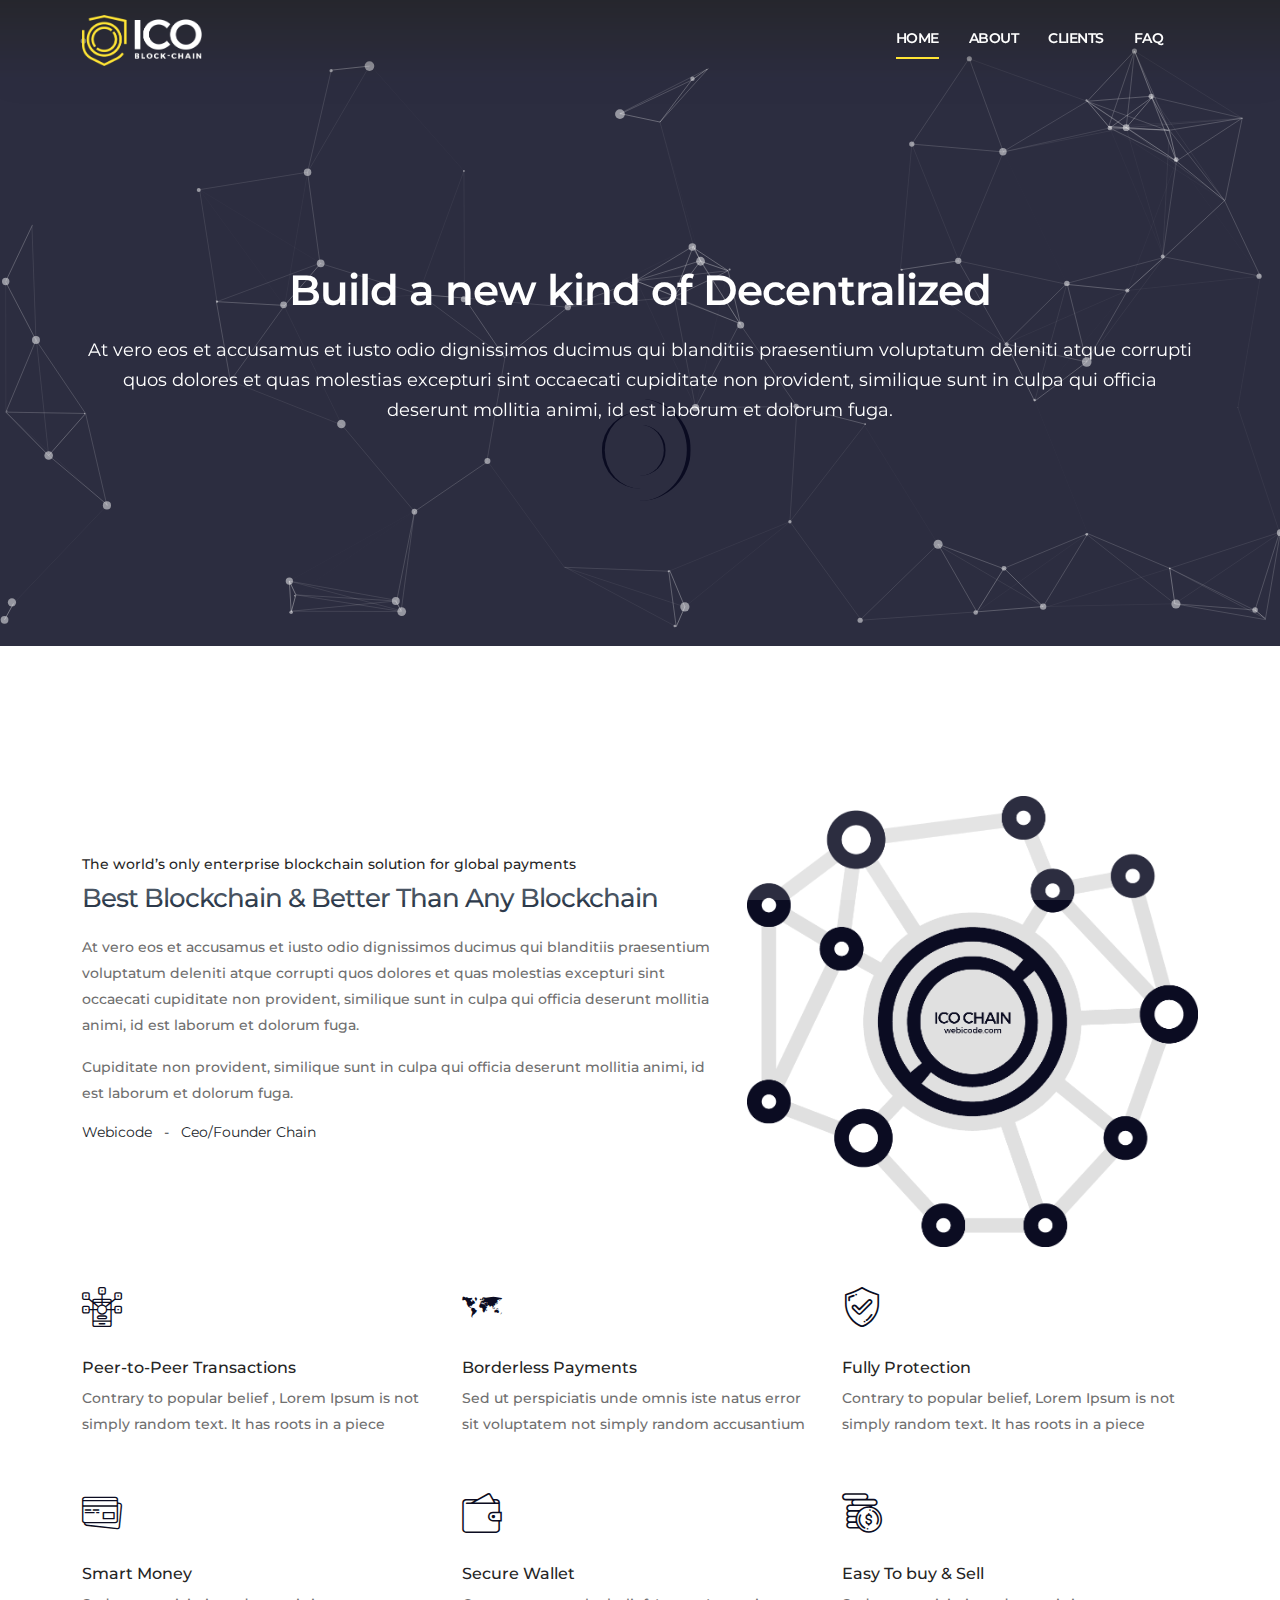
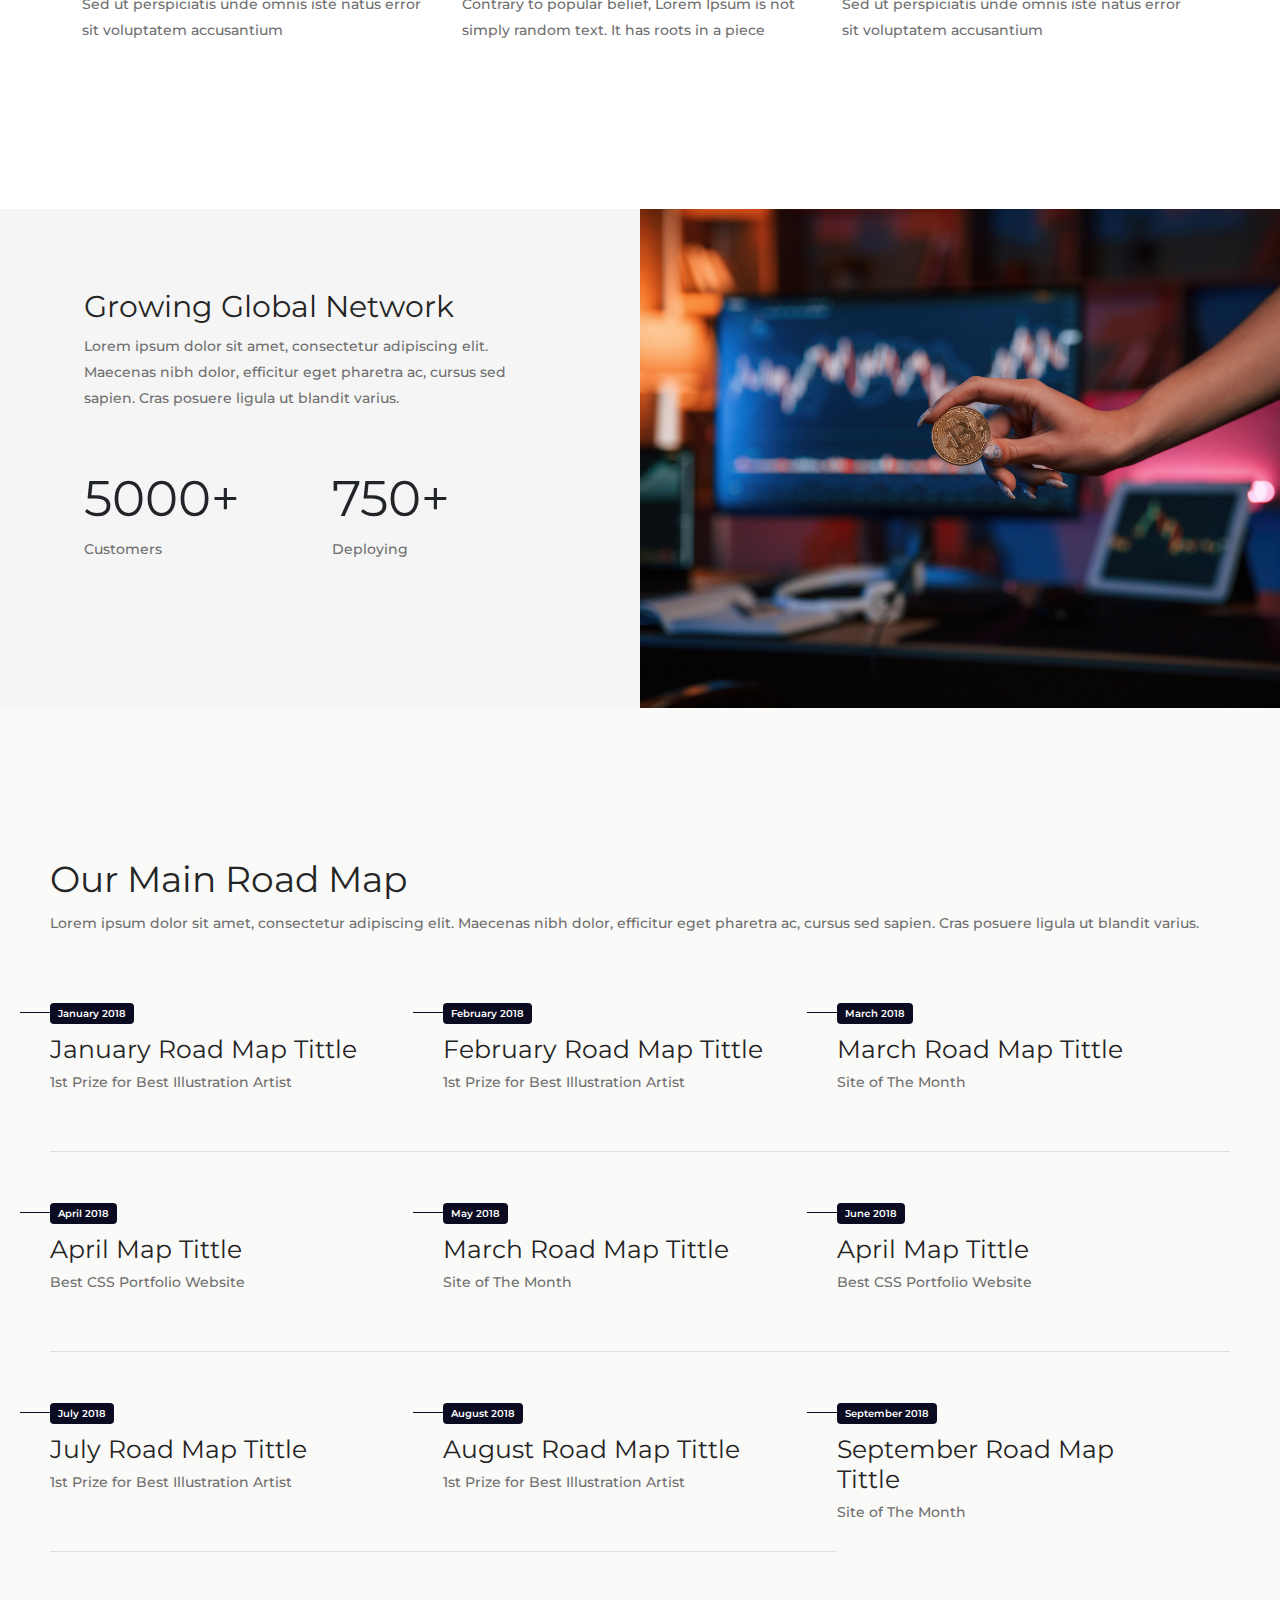
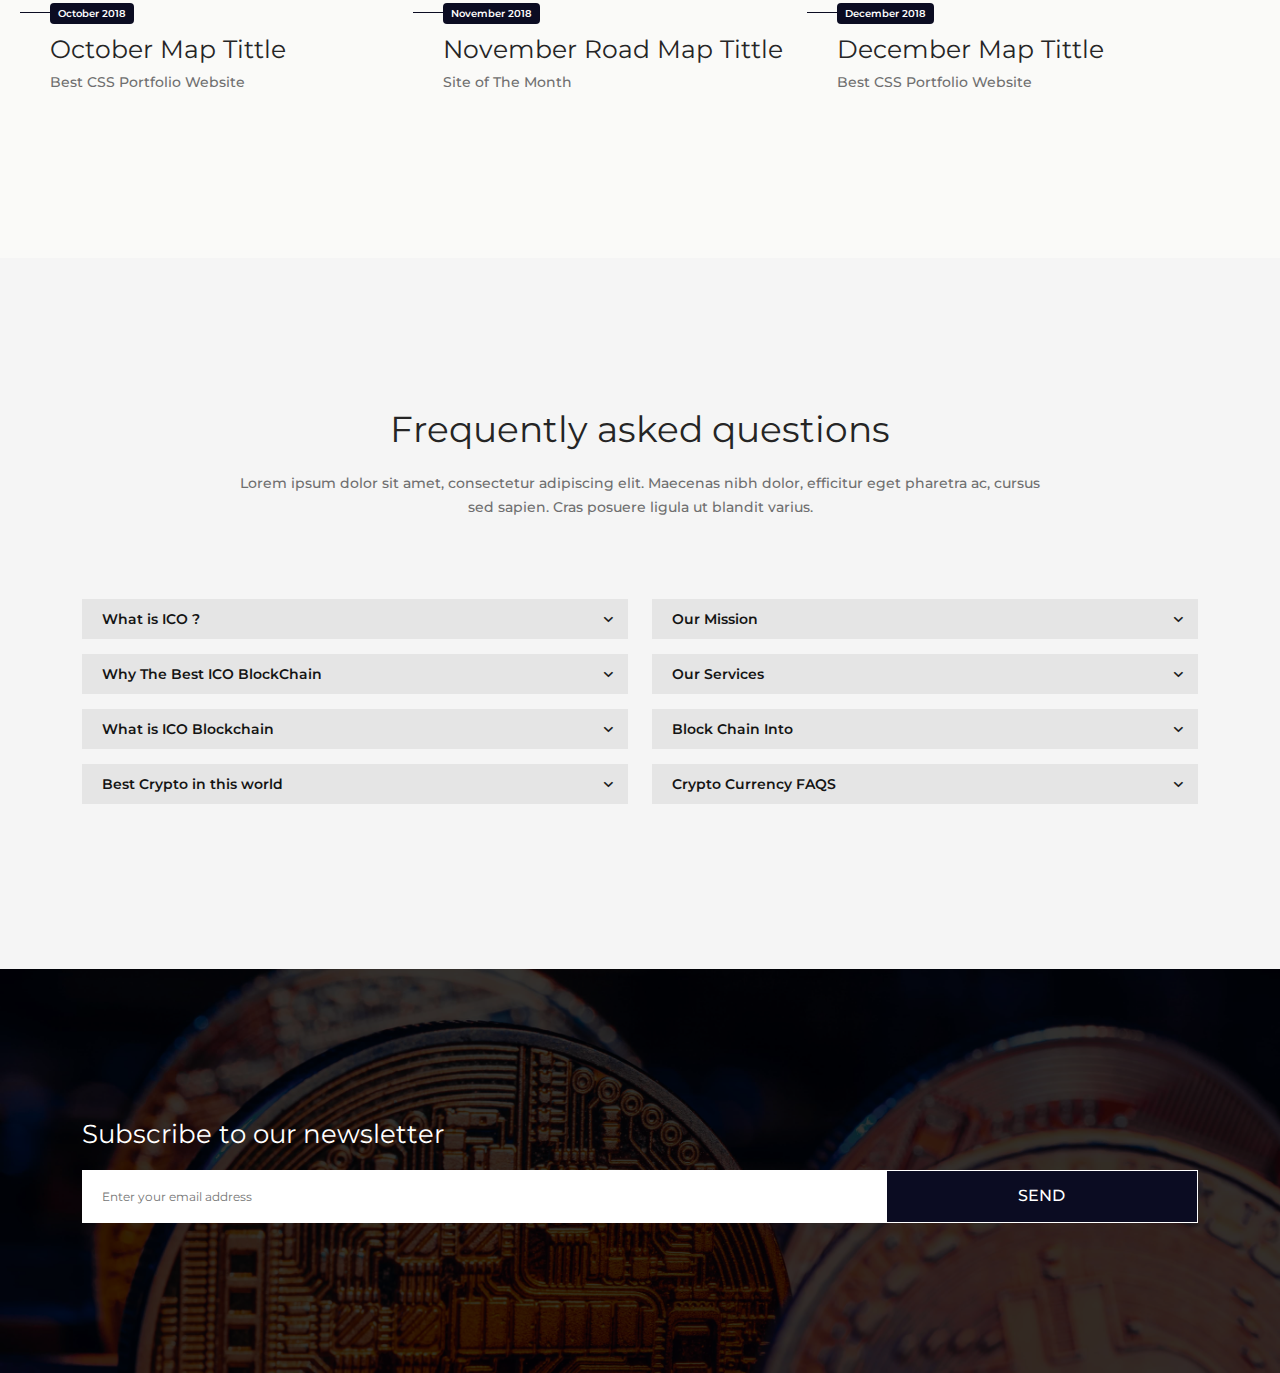
<file: version-2/index_original.html>
<!DOCTYPE html>
<html lang="en">
  <head>
    <meta charset="utf-8" />
    <meta http-equiv="X-UA-Compatible" content="IE=edge" />
    <meta name="viewport" content="width=device-width, initial-scale=1" />
    <meta name="description" content="" />
    <meta name="author" content="M_Adnan" />
    <title>ICO - Crypto BlockChain Parallax HTML5 Template</title>

    <!-- Bootstrap Core CSS -->
    <link href="css/bootstrap.min.css" rel="stylesheet" />

    <!-- Bootstrap 5 CSS -->
    <link href="css/bootstrap.min.css" rel="stylesheet" type="text/css" />

    <!-- Custom CSS -->
    <link href="css/main.css" rel="stylesheet" />
    <link href="css/style.css" rel="stylesheet" />
    <link href="css/responsive.css" rel="stylesheet" />
    <link href="fonts/flaticon.css" rel="stylesheet" />
    <link href="css/ionicons.min.css" rel="stylesheet" />

    <!-- JavaScripts -->
    <script src="js/modernizr.js"></script>

    <!-- Online Fonts -->
    <link
      href="https://fonts.googleapis.com/css?family=Merriweather:300,400,700,900|Montserrat:300,400,500,600,700,800"
      rel="stylesheet"
    />
    <link
      href="https://use.fontawesome.com/releases/v5.0.8/css/all.css"
      rel="stylesheet"
    />

    <!-- HTML5 Shim and Respond.js IE8 support of HTML5 elements and media queries -->
    <!-- WARNING: Respond.js doesn't work if you view the page via file:// -->
    <!--[if lt IE 9]>
      <script src="https://oss.maxcdn.com/libs/html5shiv/3.7.0/html5shiv.js"></script>
      <script src="https://oss.maxcdn.com/libs/respond.js/1.4.2/respond.min.js"></script>
    <![endif]-->
  </head>
  <body>
    <!-- LOADER -->
    <div id="loader">
      <div class="position-center-center">
        <div class="ldr"></div>
      </div>
    </div>

    <!-- Wrap -->
    <div id="wrap">
      <!-- header -->
      <header class="sticky">
        <div class="container">
          <!-- Logo -->
          <div class="logo">
            <a href="index.html"
              ><img class="img-responsive" src="images/logo.png" alt=""
            /></a>
          </div>
          <nav class="navbar ownmenu navbar-expand-lg">
            <button
              class="navbar-toggler collapsed"
              type="button"
              data-toggle="collapse"
              data-target="#navbarNav"
              aria-controls="navbarNav"
              aria-expanded="false"
              aria-label="Toggle navigation"
            >
              <span class="navbar-toggler-icon"></span>
            </button>
            <div class="collapse navbar-collapse" id="navbarNav">
              <ul class="nav">
                <li class="scroll active"><a href="#hme">Home</a></li>
                <li class="scroll"><a href="#about">About </a></li>
                <li class="scroll"><a href="#clients">Clients</a></li>
                <li class="scroll"><a href="#faq">FAQ</a></li>
              </ul>
            </div>
          </nav>
        </div>
        <div class="clearfix"></div>
      </header>

      <!-- HOME MAIN  -->
      <section class="simple-head" data-stellar-background-ratio="0.5" id="hme">
        <!-- Particles -->
        <div id="particles-js"></div>
        <div class="position-center-center">
          <div class="container text-center">
            <h1>Build a new kind of Decentralized</h1>
            <p>
              At vero eos et accusamus et iusto odio dignissimos ducimus qui
              blanditiis praesentium voluptatum deleniti atque corrupti quos
              dolores et quas molestias excepturi sint occaecati cupiditate non
              provident, similique sunt in culpa qui officia deserunt mollitia
              animi, id est laborum et dolorum fuga.
            </p>
          </div>
        </div>
      </section>

      <!-- Content -->
      <div id="content">
        <!-- Why Choose Us -->
        <section
          class="why-choose padding-top-150 padding-bottom-150"
          id="about"
        >
          <div class="container">
            <!-- Why Choose Us  ROW-->
            <div class="row">
              <div class="col-md-7 margin-top-60">
                <!-- Tittle -->
                <div class="heading margin-bottom-20">
                  <h6 class="margin-bottom-10">
                    The world’s only enterprise blockchain solution for global
                    payments
                  </h6>
                  <h4>Best Blockchain &amp; Better Than Any Blockchain</h4>
                </div>
                <p>
                  At vero eos et accusamus et iusto odio dignissimos ducimus qui
                  blanditiis praesentium voluptatum deleniti atque corrupti quos
                  dolores et quas molestias excepturi sint occaecati cupiditate
                  non provident, similique sunt in culpa qui officia deserunt
                  mollitia animi, id est laborum et dolorum fuga.
                </p>
                <p>
                  Cupiditate non provident, similique sunt in culpa qui officia
                  deserunt mollitia animi, id est laborum et dolorum fuga.
                </p>
                <div class="ultra-ser">
                  <span
                    ><span class="name"> Webicode &nbsp; - &nbsp;</span>
                    <span>Ceo/Founder Chain</span></span
                  >
                </div>
              </div>

              <!-- Image -->
              <div class="col-md-5 text-right">
                <img src="images/chain-img.png" alt="Why Choose Us Image" />
              </div>
            </div>

            <!-- Services ROW -->
            <div class="row">
              <!-- Services -->
              <div class="col-md-4">
                <div class="ib-icon"><i class="flaticon-smartphone"></i></div>
                <div class="ib-info">
                  <h4 class="h6">Peer-to-Peer Transactions</h4>
                  <p>
                    Contrary to popular belief , Lorem Ipsum is not simply
                    random text. It has roots in a piece
                  </p>
                </div>
              </div>

              <!-- Services -->
              <div class="col-md-4">
                <div class="ib-icon">
                  <i class="flaticon-flat-world-map"></i>
                </div>
                <div class="ib-info">
                  <h4 class="h6">Borderless Payments</h4>
                  <p>
                    Sed ut perspiciatis unde omnis iste natus error sit
                    voluptatem not simply random accusantium
                  </p>
                </div>
              </div>

              <!-- Services -->
              <div class="col-md-4">
                <div class="ib-icon">
                  <i class="flaticon-secure-shield"></i>
                </div>
                <div class="ib-info">
                  <h4 class="h6">Fully Protection</h4>
                  <p>
                    Contrary to popular belief, Lorem Ipsum is not simply random
                    text. It has roots in a piece
                  </p>
                </div>
              </div>

              <!-- Services -->
              <div class="col-md-4">
                <div class="ib-icon"><i class="flaticon-credit-card"></i></div>
                <div class="ib-info">
                  <h4 class="h6">Smart Money</h4>
                  <p>
                    Sed ut perspiciatis unde omnis iste natus error sit
                    voluptatem accusantium
                  </p>
                </div>
              </div>

              <!-- Services -->
              <div class="col-md-4">
                <div class="ib-icon"><i class="flaticon-wallet"></i></div>
                <div class="ib-info">
                  <h4 class="h6">Secure Wallet</h4>
                  <p>
                    Contrary to popular belief, Lorem Ipsum is not simply random
                    text. It has roots in a piece
                  </p>
                </div>
              </div>

              <!-- Services -->
              <div class="col-md-4">
                <div class="ib-icon"><i class="flaticon-money"></i></div>
                <div class="ib-info">
                  <h4 class="h6">Easy To buy & Sell</h4>
                  <p>
                    Sed ut perspiciatis unde omnis iste natus error sit
                    voluptatem accusantium
                  </p>
                </div>
              </div>
            </div>
          </div>
        </section>

        <!-- ABOUT -->
        <section class="about light-bg">
          <!-- Right Background -->
          <div class="main-page-section half_left_layout">
            <div class="main-half-layout half_right_layout"></div>

            <!-- Left Content -->
            <div class="main-half-layout-container half_right_layout">
              <div class="about-us-con">
                <h3>Growing Global Network</h3>
                <p>
                  Lorem ipsum dolor sit amet, consectetur adipiscing elit.
                  Maecenas nibh dolor, efficitur eget pharetra ac, cursus sed
                  sapien. Cras posuere ligula ut blandit varius.
                </p>
                <ul class="count-info row">
                  <li class="col">
                    <span class="counter">5000</span><span>+</span>
                    <p>Customers</p>
                  </li>
                  <li class="col">
                    <span class="counter">750</span><span>+</span>
                    <p>Deploying</p>
                  </li>
                </ul>
              </div>
            </div>
          </div>
        </section>

        <!-- Road Map -->
        <section
          class="road-map padding-top-150 padding-bottom-50"
          id="roadmap"
        >
          <div class="container-fluid">
            <h2>Our Main Road Map</h2>
            <p>
              Lorem ipsum dolor sit amet, consectetur adipiscing elit. Maecenas
              nibh dolor, efficitur eget pharetra ac, cursus sed sapien. Cras
              posuere ligula ut blandit varius.
            </p>

            <!-- Road List -->
            <ul class="edu-list margin-top-50">
              <!-- Jan 2018 -->
              <li>
                <span>January 2018</span>
                <h5>January Road Map Tittle</h5>
                <p>1st Prize for Best Illustration Artist</p>
              </li>
              <!-- Feb 2018 -->
              <li>
                <span>February 2018</span>
                <h5>February Road Map Tittle</h5>
                <p>1st Prize for Best Illustration Artist</p>
              </li>
              <!-- March 2018 -->
              <li>
                <span>March 2018</span>
                <h5>March Road Map Tittle</h5>
                <p>Site of The Month</p>
              </li>
              <!-- April 2018 -->
              <li>
                <span>April 2018</span>
                <h5>April Map Tittle</h5>
                <p>Best CSS Portfolio Website</p>
              </li>

              <!-- March 2018 -->
              <li>
                <span>May 2018</span>
                <h5>March Road Map Tittle</h5>
                <p>Site of The Month</p>
              </li>
              <!-- April 2018 -->
              <li>
                <span>June 2018</span>
                <h5>April Map Tittle</h5>
                <p>Best CSS Portfolio Website</p>
              </li>
              <!-- July 2018 -->
              <li>
                <span>July 2018</span>
                <h5>July Road Map Tittle</h5>
                <p>1st Prize for Best Illustration Artist</p>
              </li>
              <!-- August 2018 -->
              <li>
                <span>August 2018</span>
                <h5>August Road Map Tittle</h5>
                <p>1st Prize for Best Illustration Artist</p>
              </li>
              <!-- September 2018 -->
              <li>
                <span>September 2018</span>
                <h5>September Road Map Tittle</h5>
                <p>Site of The Month</p>
              </li>
              <!-- October 2018 -->
              <li>
                <span>October 2018</span>
                <h5>October Map Tittle</h5>
                <p>Best CSS Portfolio Website</p>
              </li>

              <!-- November 2018 -->
              <li>
                <span>November 2018</span>
                <h5>November Road Map Tittle</h5>
                <p>Site of The Month</p>
              </li>
              <!-- December 2018 -->
              <li>
                <span>December 2018</span>
                <h5>December Map Tittle</h5>
                <p>Best CSS Portfolio Website</p>
              </li>
            </ul>
          </div>
        </section>

        <!-- Frequently Asked Questions -->
        <section class="light-bg padding-top-150 padding-bottom-150" id="faq">
          <div class="container">
            <div class="heading text-center">
              <h2>Frequently asked questions</h2>
              <p>
                Lorem ipsum dolor sit amet, consectetur adipiscing elit.
                Maecenas nibh dolor, efficitur eget pharetra ac, cursus sed
                sapien. Cras posuere ligula ut blandit varius.
              </p>
            </div>
            <!-- FAQS -->
            <div class="row">
              <div class="col-md-6">
                <!-- According Style 1 -->
                <div class="panel-group accordion" id="accordion">
                  <!-- According 1 -->
                  <div class="panel panel-default">
                    <div class="panel-heading">
                      <h4 class="panel-title">
                        <a
                          data-toggle="collapse"
                          data-parent="#accordion"
                          href="#collapseOne"
                          class="collapsed"
                        >
                          What is ICO ?</a
                        >
                      </h4>
                    </div>
                    <div id="collapseOne" class="panel-collapse collapse in">
                      <div class="panel-body">
                        There are many variations of passages of Lorem Ipsum
                        available, but the majority have suffered alteration in
                        some Lorem ipsum dolor sit amet, consectetur adipiscing
                        elit. Maecenas nibh dolor, efficitur eget pharetra ac,
                        cursus sed sapien. Cras posuere ligula ut blandit
                        varius.
                      </div>
                    </div>
                  </div>

                  <!-- According 2 -->
                  <div class="panel panel-default">
                    <div class="panel-heading">
                      <h4 class="panel-title">
                        <a
                          data-toggle="collapse"
                          data-parent="#accordion"
                          href="#collapseTwo"
                          class="collapsed"
                        >
                          Why The Best ICO BlockChain</a
                        >
                      </h4>
                    </div>
                    <div id="collapseTwo" class="panel-collapse collapse">
                      <div class="panel-body">
                        There are many variations of passages of Lorem Ipsum
                        available, but the majority have suffered alteration in
                        some
                      </div>
                    </div>
                  </div>

                  <!-- According 3 -->
                  <div class="panel panel-default">
                    <div class="panel-heading">
                      <h4 class="panel-title">
                        <a
                          data-toggle="collapse"
                          data-parent="#accordion"
                          href="#collapseThree"
                          class="collapsed"
                        >
                          What is ICO Blockchain</a
                        >
                      </h4>
                    </div>
                    <div id="collapseThree" class="panel-collapse collapse">
                      <div class="panel-body">
                        There are many variations of passages of Lorem Ipsum
                        available, but the majority have suffered alteration in
                        some
                      </div>
                    </div>
                  </div>

                  <!-- According 4 -->
                  <div class="panel panel-default">
                    <div class="panel-heading">
                      <h4 class="panel-title">
                        <a
                          data-toggle="collapse"
                          data-parent="#accordion"
                          href="#collapsefour"
                          class="collapsed"
                        >
                          Best Crypto in this world</a
                        >
                      </h4>
                    </div>
                    <div id="collapsefour" class="panel-collapse collapse">
                      <div class="panel-body">
                        There are many variations of passages of Lorem Ipsum
                        available, but the majority have suffered alteration in
                        some
                      </div>
                    </div>
                  </div>
                </div>
              </div>
              <div class="col-md-6">
                <!-- According Style 1 -->
                <div class="panel-group accordion" id="accordion">
                  <!-- According 1 -->
                  <div class="panel panel-default">
                    <div class="panel-heading">
                      <h4 class="panel-title">
                        <a
                          data-toggle="collapse"
                          data-parent="#accordion"
                          href="#collapseOne-1"
                          class="collapsed"
                        >
                          Our Mission</a
                        >
                      </h4>
                    </div>
                    <div id="collapseOne-1" class="panel-collapse collapse">
                      <div class="panel-body">
                        There are many variations of passages of Lorem Ipsum
                        available, but the majority have suffered alteration in
                        some
                      </div>
                    </div>
                  </div>

                  <!-- According 2 -->
                  <div class="panel panel-default">
                    <div class="panel-heading">
                      <h4 class="panel-title">
                        <a
                          data-toggle="collapse"
                          data-parent="#accordion"
                          href="#collapseTwo-1"
                          class="collapsed"
                        >
                          Our Services</a
                        >
                      </h4>
                    </div>
                    <div id="collapseTwo-1" class="panel-collapse collapse">
                      <div class="panel-body">
                        There are many variations of passages of Lorem Ipsum
                        available, but the majority have suffered alteration in
                        some
                      </div>
                    </div>
                  </div>

                  <!-- According 3 -->
                  <div class="panel panel-default">
                    <div class="panel-heading">
                      <h4 class="panel-title">
                        <a
                          data-toggle="collapse"
                          data-parent="#accordion"
                          href="#collapseThree-1"
                          class="collapsed"
                        >
                          Block Chain Into</a
                        >
                      </h4>
                    </div>
                    <div id="collapseThree-1" class="panel-collapse collapse">
                      <div class="panel-body">
                        There are many variations of passages of Lorem Ipsum
                        available, but the majority have suffered alteration in
                        some
                      </div>
                    </div>
                  </div>

                  <!-- According 4 -->
                  <div class="panel panel-default">
                    <div class="panel-heading">
                      <h4 class="panel-title">
                        <a
                          data-toggle="collapse"
                          data-parent="#accordion"
                          href="#collapsefour-1"
                          class="collapsed"
                        >
                          Crypto Currency FAQS</a
                        >
                      </h4>
                    </div>
                    <div id="collapsefour-1" class="panel-collapse collapse">
                      <div class="panel-body">
                        There are many variations of passages of Lorem Ipsum
                        available, but the majority have suffered alteration in
                        some
                      </div>
                    </div>
                  </div>
                </div>
              </div>
            </div>
          </div>
        </section>

        <!-- Join our community -->
        <section class="community-sec padding-top-150 padding-bottom-150">
          <div class="container">
            <div class="row">
              <div class="col">
                <div class="news-letter">
                  <h2>Subscribe to our newsletter</h2>
                  <form>
                    <input
                      type="email"
                      placeholder="Enter your email address"
                      required
                    />
                    <button type="submit">SEND</button>
                  </form>
                </div>
              </div>
            </div>
          </div>
        </section>
      </div>
    </div>

    <!-- GO TO TOP -->
    <a href="#" class="cd-top"><i class="ion-chevron-up"></i></a>
    <!-- GO TO TOP End -->

    <!-- Script -->
    <script src="js/jquery-1.11.3.min.js"></script>
    <script src="js/bootstrap.bundle.js"></script>
    <script src="js/particles.min.js"></script>
    <script src="js/jquery.counterup.min.js"></script>
    <script src="js/jquery.sticky.js"></script>
    <script src="js/jquery.magnific-popup.min.js"></script>
    <script src="js/main.js"></script>
  </body>
</html>
</file>
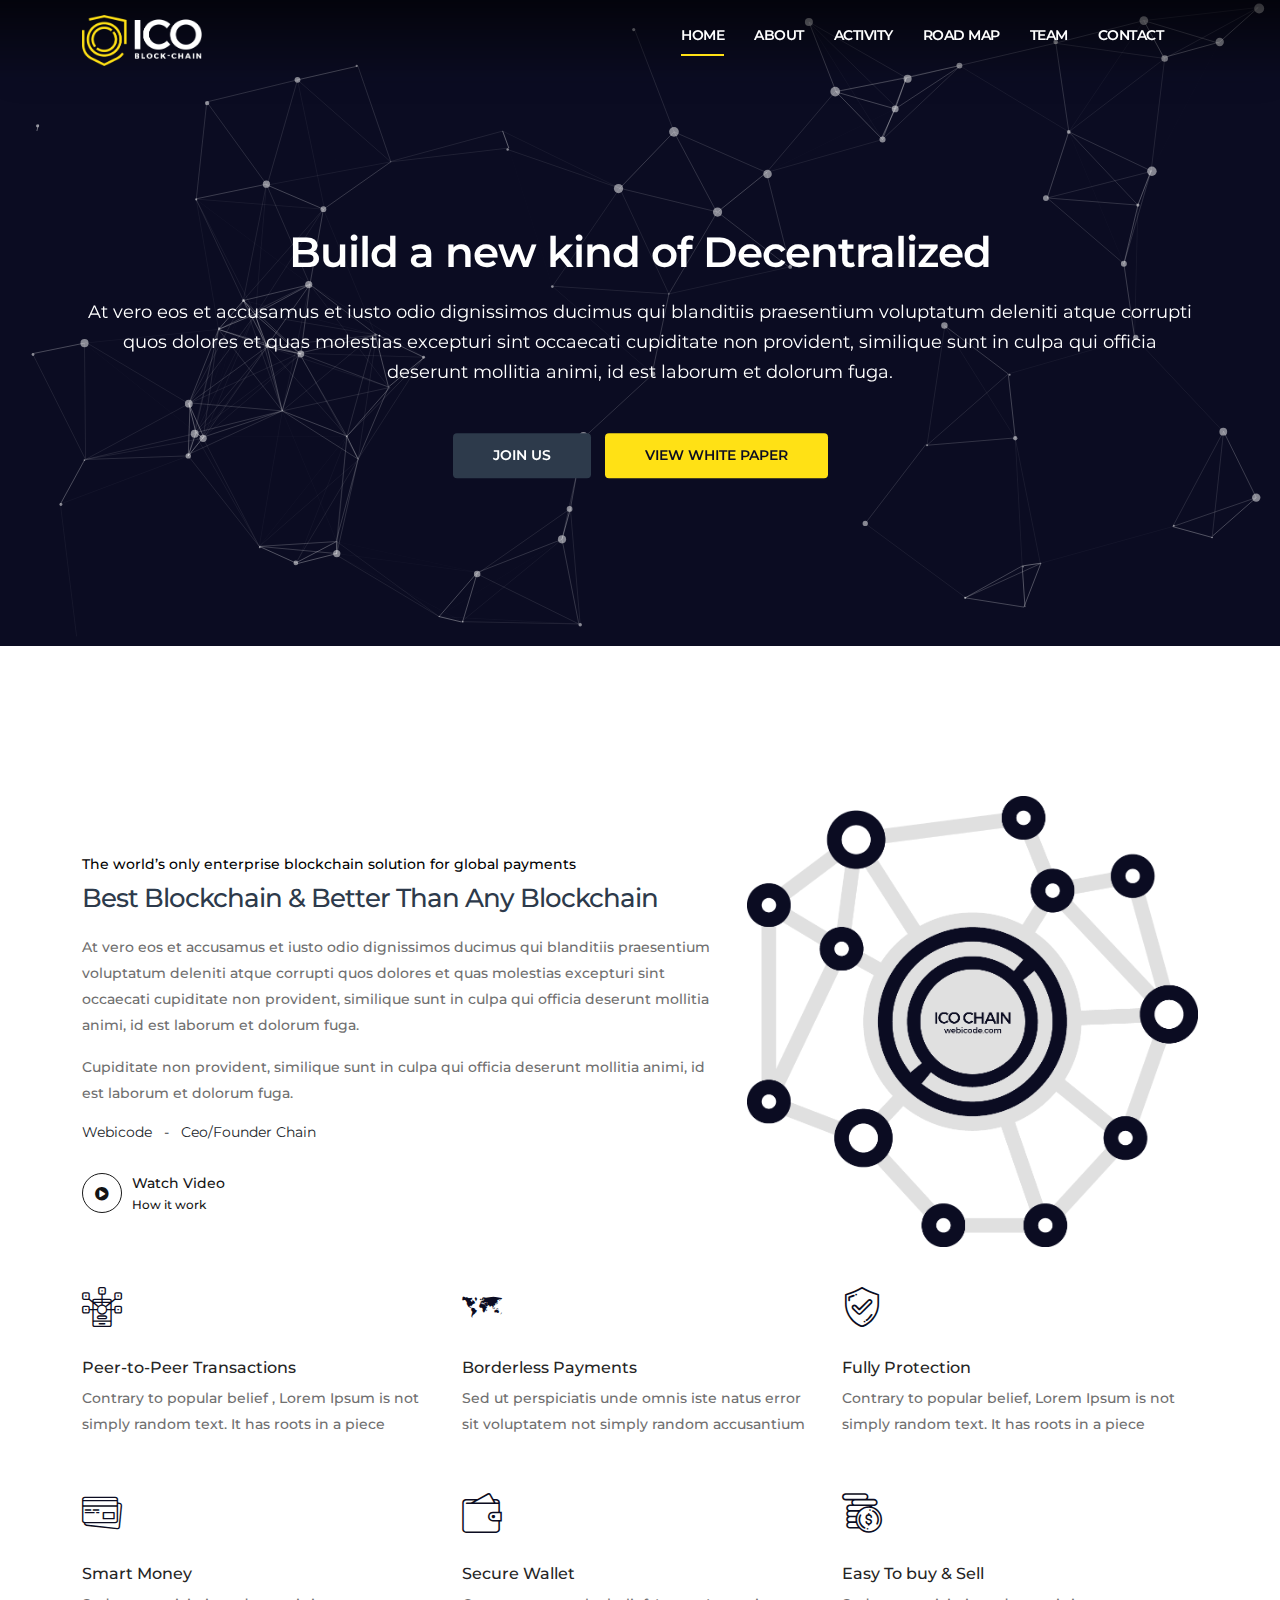
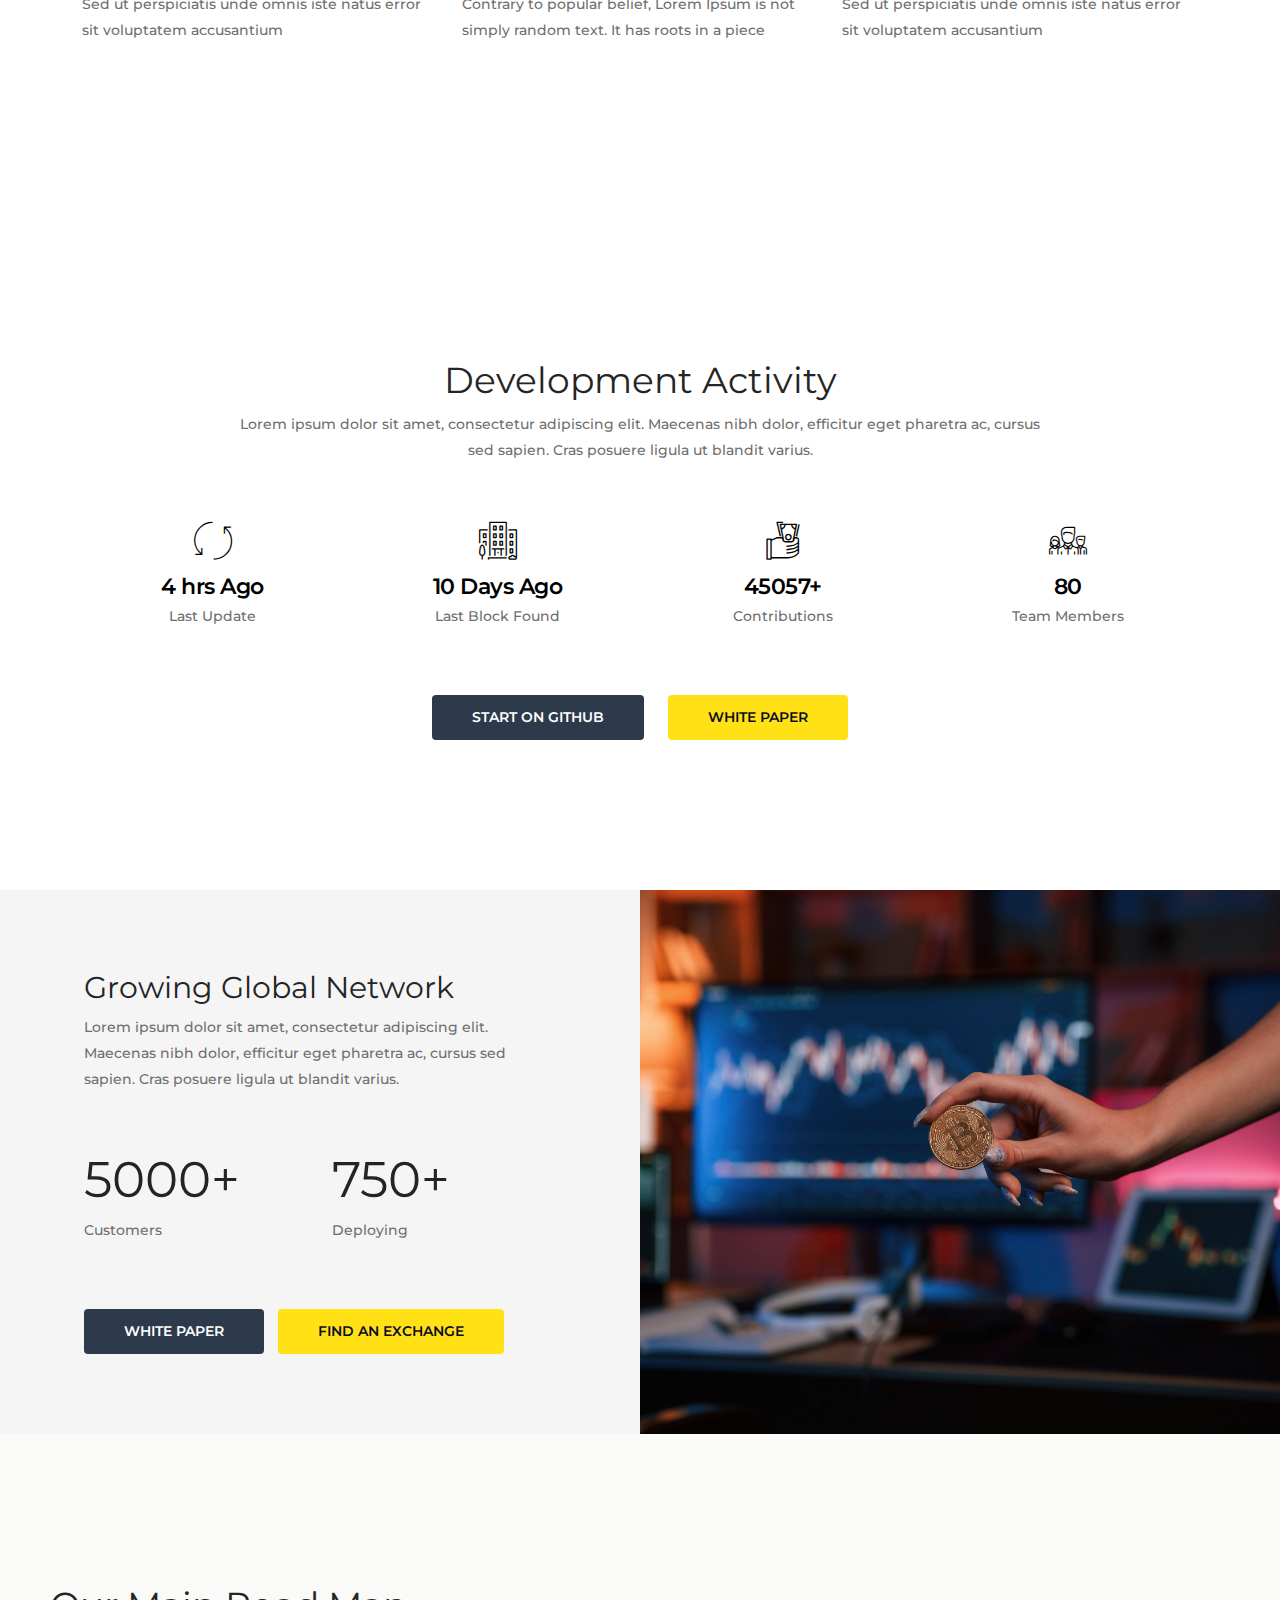
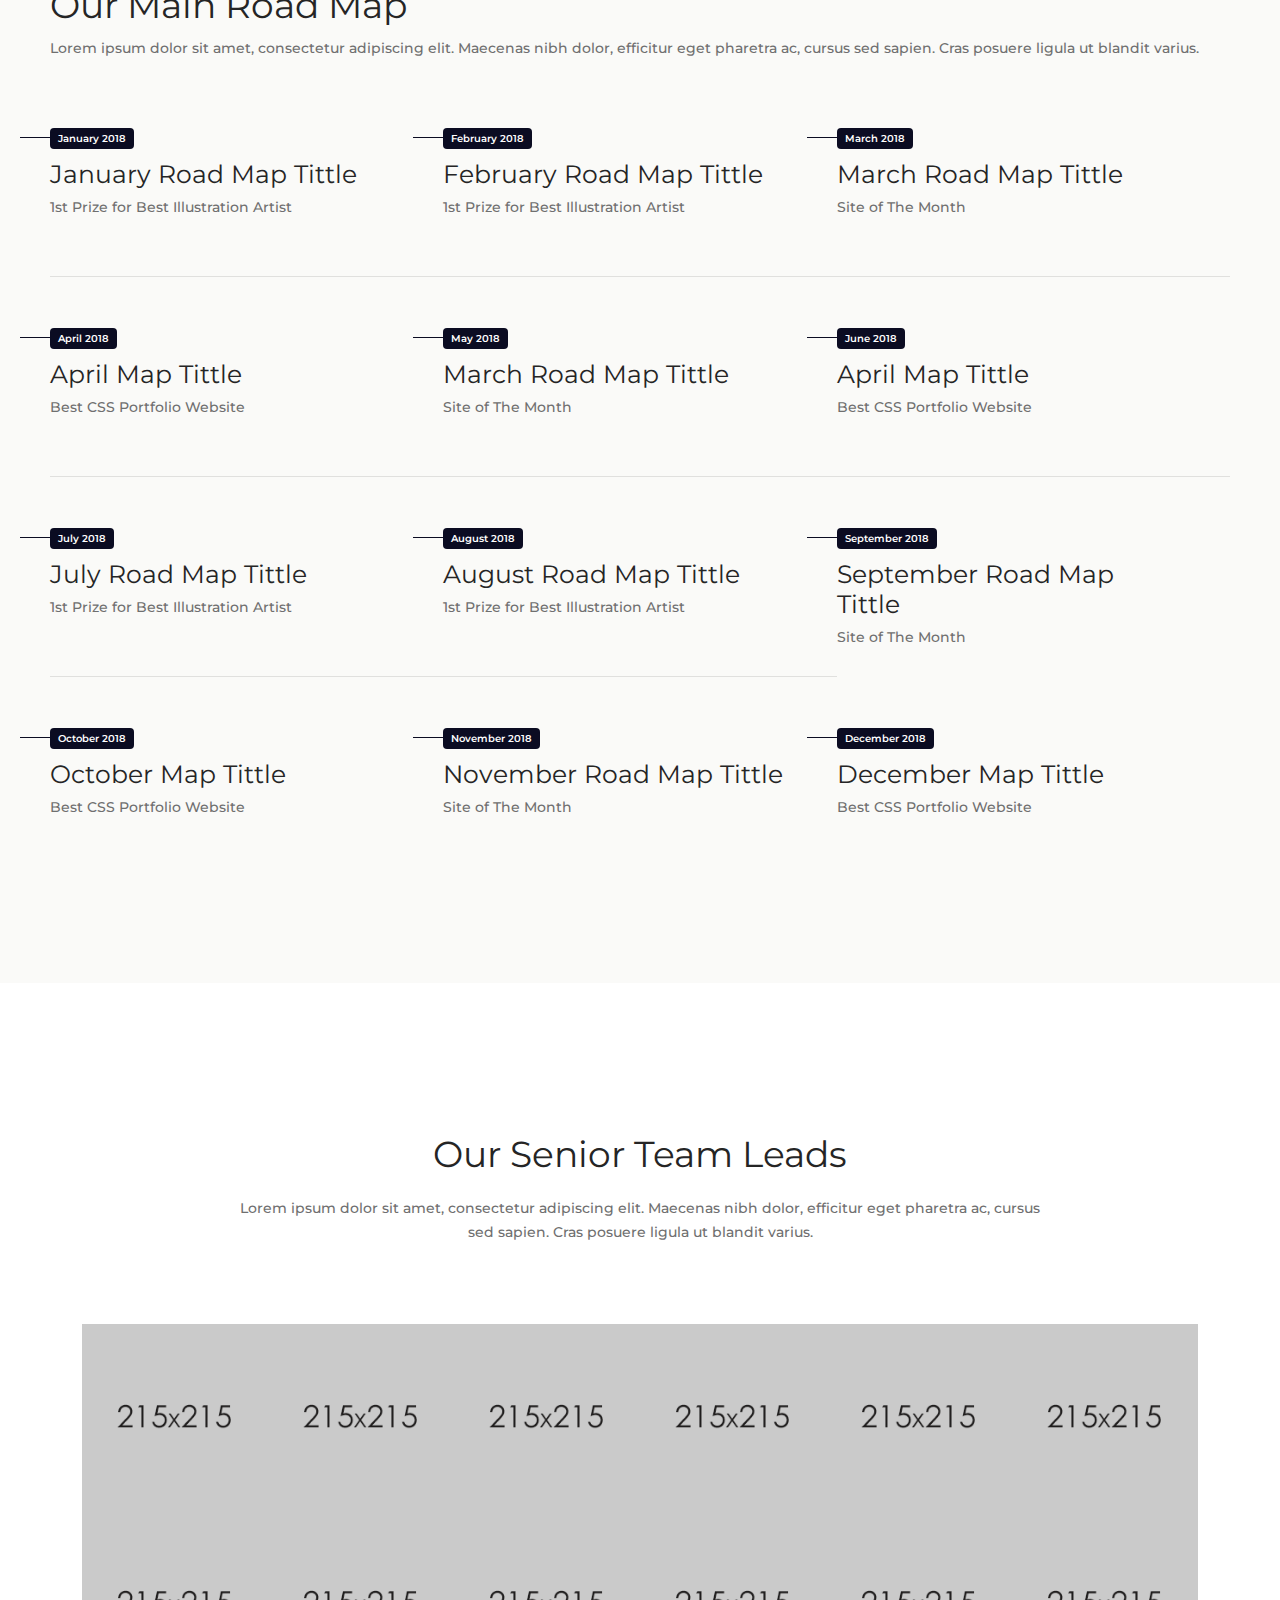
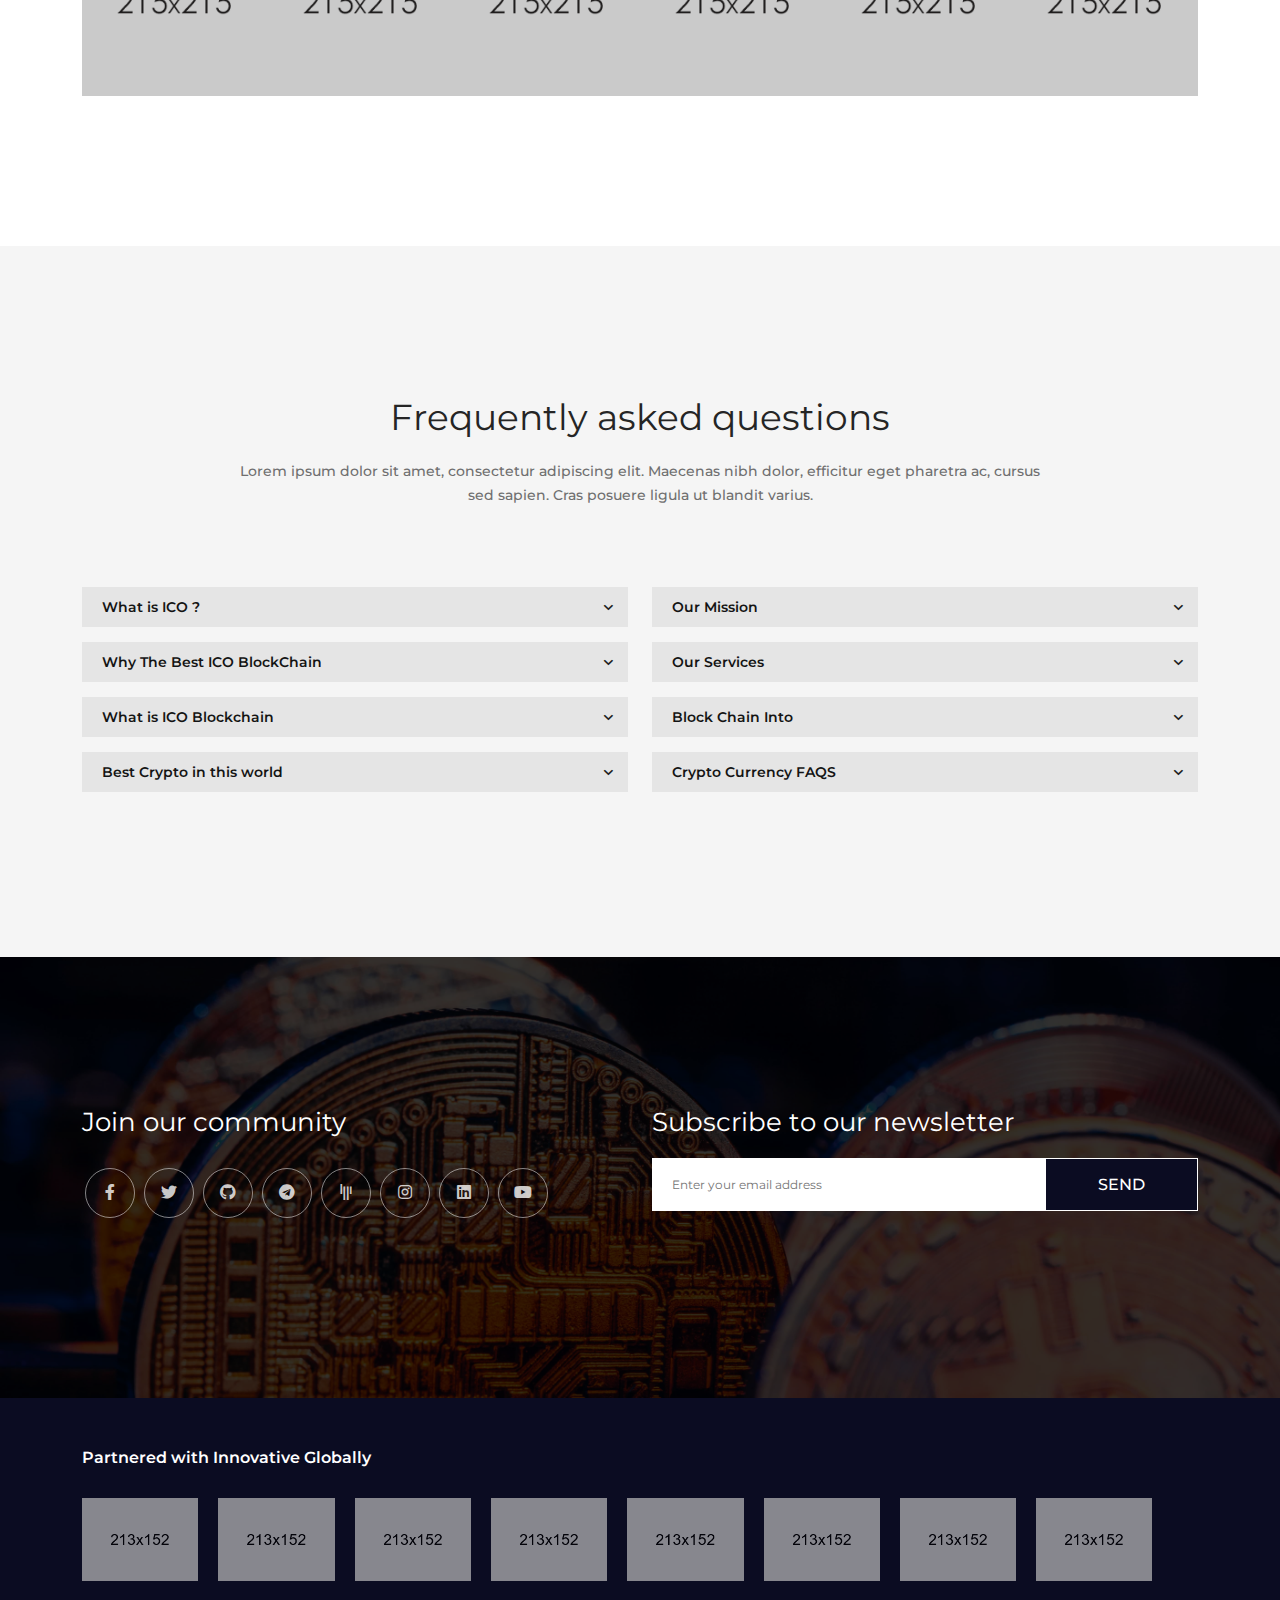
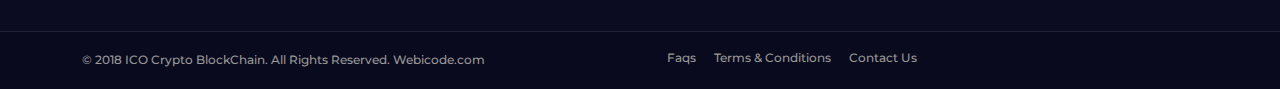
<file: version-2/mobile_index_original.html>
<!DOCTYPE html>
<html lang="en">
  <head>
    <meta charset="utf-8" />
    <meta http-equiv="X-UA-Compatible" content="IE=edge" />
    <meta name="viewport" content="width=device-width, initial-scale=1" />
    <meta name="description" content="" />
    <meta name="author" content="M_Adnan" />
    <title>ICO - Crypto BlockChain Parallax HTML5 Template</title>

    <!-- Bootstrap Core CSS -->
    <link href="css/bootstrap.min.css" rel="stylesheet" />

    <!-- Bootstrap 5 CSS -->
    <link href="css/bootstrap.min.css" rel="stylesheet" type="text/css" />

    <!-- Custom CSS -->
    <link href="css/main.css" rel="stylesheet" />
    <link href="css/style.css" rel="stylesheet" />
    <link href="css/responsive.css" rel="stylesheet" />
    <link href="fonts/flaticon.css" rel="stylesheet" />
    <link href="css/ionicons.min.css" rel="stylesheet" />

    <!-- JavaScripts -->
    <script src="js/modernizr.js"></script>

    <!-- Online Fonts -->
    <link
      href="https://fonts.googleapis.com/css?family=Merriweather:300,400,700,900|Montserrat:300,400,500,600,700,800"
      rel="stylesheet"
    />
    <link
      href="https://use.fontawesome.com/releases/v5.0.8/css/all.css"
      rel="stylesheet"
    />

    <!-- HTML5 Shim and Respond.js IE8 support of HTML5 elements and media queries -->
    <!-- WARNING: Respond.js doesn't work if you view the page via file:// -->
    <!--[if lt IE 9]>
      <script src="https://oss.maxcdn.com/libs/html5shiv/3.7.0/html5shiv.js"></script>
      <script src="https://oss.maxcdn.com/libs/respond.js/1.4.2/respond.min.js"></script>
    <![endif]-->
  </head>
  <body>
    <!-- LOADER -->
    <!-- <div id="loader">
  <div class="position-center-center">
    <div class="ldr"></div>
  </div>
</div> -->

    <!-- Wrap -->
    <div id="wrap">
      <!-- header -->
      <header class="sticky">
        <div class="container">
          <!-- Logo -->
          <div class="logo">
            <a href="index.html"
              ><img class="img-responsive" src="images/logo.png" alt=""
            /></a>
          </div>
          <nav class="navbar navbar-expand-lg mobile_menu">
            <!--    Navigation    -->
            <div class="navgation">
              <button
                class="navbar-toggler collapsed drawer-toggle"
                type="button"
                data-toggle="collapse"
                data-target="#navbarCollapse"
                aria-controls="navbarCollapse"
                aria-expanded="false"
                aria-label="Toggle navigation"
              >
                <span class="navbar-toggler-icon"></span>
              </button>
              <div class="collapse navbar-collapse" id="navbarCollapse">
                <ul class="navbar-nav mr-auto">
                  <li class="scroll active"><a href="#hme">Home</a></li>
                  <li class="scroll"><a href="#about">About </a></li>
                  <li class="scroll"><a href="#activity">Activity</a></li>
                  <li class="scroll"><a href="#roadmap">Road Map</a></li>
                  <li class="scroll"><a href="#team">Team</a></li>
                  <li class="scroll"><a href="#contact">Contact</a></li>
                </ul>
              </div>
            </div>
          </nav>
        </div>
        <div class="clearfix"></div>
      </header>

      <!-- HOME MAIN  -->
      <section class="simple-head" data-stellar-background-ratio="0.5" id="hme">
        <!-- Particles -->
        <div id="particles-js"></div>
        <div class="position-center-center">
          <div class="container text-center">
            <h1>Build a new kind of Decentralized</h1>
            <p>
              At vero eos et accusamus et iusto odio dignissimos ducimus qui
              blanditiis praesentium voluptatum deleniti atque corrupti quos
              dolores et quas molestias excepturi sint occaecati cupiditate non
              provident, similique sunt in culpa qui officia deserunt mollitia
              animi, id est laborum et dolorum fuga.
            </p>
            <a href="#." class="btn">Join Us</a>
            <a href="#." class="btn btn-inverse">View White Paper</a>
          </div>
        </div>
      </section>

      <!-- Content -->
      <div id="content">
        <!-- Why Choose Us -->
        <section
          class="why-choose padding-top-150 padding-bottom-150"
          id="about"
        >
          <div class="container">
            <!-- Why Choose Us  ROW-->
            <div class="row">
              <div class="col-md-7 margin-top-60">
                <!-- Tittle -->
                <div class="heading margin-bottom-20">
                  <h6 class="margin-bottom-10">
                    The world’s only enterprise blockchain solution for global
                    payments
                  </h6>
                  <h4>Best Blockchain &amp; Better Than Any Blockchain</h4>
                </div>
                <p>
                  At vero eos et accusamus et iusto odio dignissimos ducimus qui
                  blanditiis praesentium voluptatum deleniti atque corrupti quos
                  dolores et quas molestias excepturi sint occaecati cupiditate
                  non provident, similique sunt in culpa qui officia deserunt
                  mollitia animi, id est laborum et dolorum fuga.
                </p>
                <p>
                  Cupiditate non provident, similique sunt in culpa qui officia
                  deserunt mollitia animi, id est laborum et dolorum fuga.
                </p>
                <div class="ultra-ser">
                  <span
                    ><span class="name"> Webicode &nbsp; - &nbsp;</span>
                    <span>Ceo/Founder Chain</span></span
                  >
                </div>
                <a
                  class="vid-btn margin-top-30 popup-youtube"
                  href="https://www.youtube.com/watch?v=7e90gBu4pas"
                  ><i class="fas fa-play-circle"></i> Watch Video <br />
                  <span>How it work</span></a
                >
              </div>

              <!-- Image -->
              <div class="col-md-5 text-right">
                <img src="images/chain-img.png" alt="Why Choose Us Image" />
              </div>
            </div>

            <!-- Services ROW -->
            <div class="row">
              <!-- Services -->
              <div class="col-md-4">
                <div class="ib-icon"><i class="flaticon-smartphone"></i></div>
                <div class="ib-info">
                  <h4 class="h6">Peer-to-Peer Transactions</h4>
                  <p>
                    Contrary to popular belief , Lorem Ipsum is not simply
                    random text. It has roots in a piece
                  </p>
                </div>
              </div>

              <!-- Services -->
              <div class="col-md-4">
                <div class="ib-icon">
                  <i class="flaticon-flat-world-map"></i>
                </div>
                <div class="ib-info">
                  <h4 class="h6">Borderless Payments</h4>
                  <p>
                    Sed ut perspiciatis unde omnis iste natus error sit
                    voluptatem not simply random accusantium
                  </p>
                </div>
              </div>

              <!-- Services -->
              <div class="col-md-4">
                <div class="ib-icon">
                  <i class="flaticon-secure-shield"></i>
                </div>
                <div class="ib-info">
                  <h4 class="h6">Fully Protection</h4>
                  <p>
                    Contrary to popular belief, Lorem Ipsum is not simply random
                    text. It has roots in a piece
                  </p>
                </div>
              </div>

              <!-- Services -->
              <div class="col-md-4">
                <div class="ib-icon"><i class="flaticon-credit-card"></i></div>
                <div class="ib-info">
                  <h4 class="h6">Smart Money</h4>
                  <p>
                    Sed ut perspiciatis unde omnis iste natus error sit
                    voluptatem accusantium
                  </p>
                </div>
              </div>

              <!-- Services -->
              <div class="col-md-4">
                <div class="ib-icon"><i class="flaticon-wallet"></i></div>
                <div class="ib-info">
                  <h4 class="h6">Secure Wallet</h4>
                  <p>
                    Contrary to popular belief, Lorem Ipsum is not simply random
                    text. It has roots in a piece
                  </p>
                </div>
              </div>

              <!-- Services -->
              <div class="col-md-4">
                <div class="ib-icon"><i class="flaticon-money"></i></div>
                <div class="ib-info">
                  <h4 class="h6">Easy To buy & Sell</h4>
                  <p>
                    Sed ut perspiciatis unde omnis iste natus error sit
                    voluptatem accusantium
                  </p>
                </div>
              </div>
            </div>
          </div>
        </section>

        <!-- Development -->
        <section
          class="dev-activ text-center padding-top-150 padding-bottom-150"
          id="activity"
        >
          <div class="container">
            <div class="sm-intro">
              <h2>Development Activity</h2>
              <p>
                Lorem ipsum dolor sit amet, consectetur adipiscing elit.
                Maecenas nibh dolor, efficitur eget pharetra ac, cursus sed
                sapien. Cras posuere ligula ut blandit varius.
              </p>
            </div>
            <ul class="row margin-top-50 margin-bottom-50">
              <li class="col">
                <i class="flaticon-rotate"></i>
                <span><span class="counter">4</span> hrs Ago</span>
                <p>Last Update</p>
              </li>
              <li class="col">
                <i class="flaticon-building"></i>
                <span><span class="counter">10</span> Days Ago</span>
                <p>Last Block Found</p>
              </li>
              <li class="col">
                <i class="flaticon-money-1"></i>
                <span><span class="counter">45057</span>+</span>
                <p>Contributions</p>
              </li>
              <li class="col">
                <i class="flaticon-team"></i> <span class="counter">80</span>
                <p>Team Members</p>
              </li>
            </ul>
            <a href="#." class="btn">Start on GitHub</a>
            <a href="#." class="btn btn-inverse">White Paper</a>
          </div>
        </section>

        <!-- ABOUT -->
        <section class="about light-bg">
          <!-- Right Background -->
          <div class="main-page-section half_left_layout">
            <div class="main-half-layout half_right_layout"></div>

            <!-- Left Content -->
            <div class="main-half-layout-container half_right_layout">
              <div class="about-us-con">
                <h3>Growing Global Network</h3>
                <p>
                  Lorem ipsum dolor sit amet, consectetur adipiscing elit.
                  Maecenas nibh dolor, efficitur eget pharetra ac, cursus sed
                  sapien. Cras posuere ligula ut blandit varius.
                </p>
                <ul class="count-info row">
                  <li class="col">
                    <span class="counter">5000</span><span>+</span>
                    <p>Customers</p>
                  </li>
                  <li class="col">
                    <span class="counter">750</span><span>+</span>
                    <p>Deploying</p>
                  </li>
                </ul>
                <a href="#." class="btn">White Paper</a>
                <a href="#." class="btn btn-inverse">Find an Exchange</a>
              </div>
            </div>
          </div>
        </section>

        <!-- Road Map -->
        <section
          class="road-map padding-top-150 padding-bottom-50"
          id="roadmap"
        >
          <div class="container-fluid">
            <h2>Our Main Road Map</h2>
            <p>
              Lorem ipsum dolor sit amet, consectetur adipiscing elit. Maecenas
              nibh dolor, efficitur eget pharetra ac, cursus sed sapien. Cras
              posuere ligula ut blandit varius.
            </p>

            <!-- Road List -->
            <ul class="edu-list margin-top-50">
              <!-- Jan 2018 -->
              <li>
                <span>January 2018</span>
                <h5>January Road Map Tittle</h5>
                <p>1st Prize for Best Illustration Artist</p>
              </li>
              <!-- Feb 2018 -->
              <li>
                <span>February 2018</span>
                <h5>February Road Map Tittle</h5>
                <p>1st Prize for Best Illustration Artist</p>
              </li>
              <!-- March 2018 -->
              <li>
                <span>March 2018</span>
                <h5>March Road Map Tittle</h5>
                <p>Site of The Month</p>
              </li>
              <!-- April 2018 -->
              <li>
                <span>April 2018</span>
                <h5>April Map Tittle</h5>
                <p>Best CSS Portfolio Website</p>
              </li>

              <!-- March 2018 -->
              <li>
                <span>May 2018</span>
                <h5>March Road Map Tittle</h5>
                <p>Site of The Month</p>
              </li>
              <!-- April 2018 -->
              <li>
                <span>June 2018</span>
                <h5>April Map Tittle</h5>
                <p>Best CSS Portfolio Website</p>
              </li>
              <!-- July 2018 -->
              <li>
                <span>July 2018</span>
                <h5>July Road Map Tittle</h5>
                <p>1st Prize for Best Illustration Artist</p>
              </li>
              <!-- August 2018 -->
              <li>
                <span>August 2018</span>
                <h5>August Road Map Tittle</h5>
                <p>1st Prize for Best Illustration Artist</p>
              </li>
              <!-- September 2018 -->
              <li>
                <span>September 2018</span>
                <h5>September Road Map Tittle</h5>
                <p>Site of The Month</p>
              </li>
              <!-- October 2018 -->
              <li>
                <span>October 2018</span>
                <h5>October Map Tittle</h5>
                <p>Best CSS Portfolio Website</p>
              </li>

              <!-- November 2018 -->
              <li>
                <span>November 2018</span>
                <h5>November Road Map Tittle</h5>
                <p>Site of The Month</p>
              </li>
              <!-- December 2018 -->
              <li>
                <span>December 2018</span>
                <h5>December Map Tittle</h5>
                <p>Best CSS Portfolio Website</p>
              </li>
            </ul>
          </div>
        </section>

        <!-- Team Members -->
        <section
          class="team style-2 padding-top-150 padding-bottom-150"
          id="team"
        >
          <div class="container">
            <div class="heading text-center">
              <h2>Our Senior Team Leads</h2>
              <p>
                Lorem ipsum dolor sit amet, consectetur adipiscing elit.
                Maecenas nibh dolor, efficitur eget pharetra ac, cursus sed
                sapien. Cras posuere ligula ut blandit varius.
              </p>
            </div>
            <ul class="team-small">
              <li>
                <img src="images/team.png" alt="" /><a class="hover" href="#."
                  >John Doe
                </a>
              </li>
              <li>
                <img src="images/team.png" alt="" /><a class="hover" href="#."
                  >John Doe
                </a>
              </li>
              <li>
                <img src="images/team.png" alt="" /><a class="hover" href="#."
                  >John Doe
                </a>
              </li>
              <li>
                <img src="images/team.png" alt="" /><a class="hover" href="#."
                  >John Doe
                </a>
              </li>
              <li>
                <img src="images/team.png" alt="" /><a class="hover" href="#."
                  >John Doe
                </a>
              </li>
              <li>
                <img src="images/team.png" alt="" /><a class="hover" href="#."
                  >John Doe
                </a>
              </li>
              <li>
                <img src="images/team.png" alt="" /><a class="hover" href="#."
                  >John Doe
                </a>
              </li>
              <li>
                <img src="images/team.png" alt="" /><a class="hover" href="#."
                  >John Doe
                </a>
              </li>
              <li>
                <img src="images/team.png" alt="" /><a class="hover" href="#."
                  >John Doe
                </a>
              </li>
              <li>
                <img src="images/team.png" alt="" /><a class="hover" href="#."
                  >John Doe
                </a>
              </li>
              <li>
                <img src="images/team.png" alt="" /><a class="hover" href="#."
                  >John Doe
                </a>
              </li>
              <li>
                <img src="images/team.png" alt="" /><a class="hover" href="#."
                  >John Doe
                </a>
              </li>
            </ul>
          </div>
        </section>

        <!-- Team Members -->
        <section class="light-bg padding-top-150 padding-bottom-150" id="team">
          <div class="container">
            <div class="heading text-center">
              <h2>Frequently asked questions</h2>
              <p>
                Lorem ipsum dolor sit amet, consectetur adipiscing elit.
                Maecenas nibh dolor, efficitur eget pharetra ac, cursus sed
                sapien. Cras posuere ligula ut blandit varius.
              </p>
            </div>
            <!-- FAQS -->
            <div class="row">
              <div class="col-md-6">
                <!-- According Style 1 -->
                <div class="panel-group accordion" id="accordion">
                  <!-- According 1 -->
                  <div class="panel panel-default">
                    <div class="panel-heading">
                      <h4 class="panel-title">
                        <a
                          data-toggle="collapse"
                          data-parent="#accordion"
                          href="#collapseOne"
                          class="collapsed"
                        >
                          What is ICO ?</a
                        >
                      </h4>
                    </div>
                    <div id="collapseOne" class="panel-collapse collapse in">
                      <div class="panel-body">
                        There are many variations of passages of Lorem Ipsum
                        available, but the majority have suffered alteration in
                        some Lorem ipsum dolor sit amet, consectetur adipiscing
                        elit. Maecenas nibh dolor, efficitur eget pharetra ac,
                        cursus sed sapien. Cras posuere ligula ut blandit
                        varius.
                      </div>
                    </div>
                  </div>

                  <!-- According 2 -->
                  <div class="panel panel-default">
                    <div class="panel-heading">
                      <h4 class="panel-title">
                        <a
                          data-toggle="collapse"
                          data-parent="#accordion"
                          href="#collapseTwo"
                          class="collapsed"
                        >
                          Why The Best ICO BlockChain</a
                        >
                      </h4>
                    </div>
                    <div id="collapseTwo" class="panel-collapse collapse">
                      <div class="panel-body">
                        There are many variations of passages of Lorem Ipsum
                        available, but the majority have suffered alteration in
                        some
                      </div>
                    </div>
                  </div>

                  <!-- According 3 -->
                  <div class="panel panel-default">
                    <div class="panel-heading">
                      <h4 class="panel-title">
                        <a
                          data-toggle="collapse"
                          data-parent="#accordion"
                          href="#collapseThree"
                          class="collapsed"
                        >
                          What is ICO Blockchain</a
                        >
                      </h4>
                    </div>
                    <div id="collapseThree" class="panel-collapse collapse">
                      <div class="panel-body">
                        There are many variations of passages of Lorem Ipsum
                        available, but the majority have suffered alteration in
                        some
                      </div>
                    </div>
                  </div>

                  <!-- According 4 -->
                  <div class="panel panel-default">
                    <div class="panel-heading">
                      <h4 class="panel-title">
                        <a
                          data-toggle="collapse"
                          data-parent="#accordion"
                          href="#collapsefour"
                          class="collapsed"
                        >
                          Best Crypto in this world</a
                        >
                      </h4>
                    </div>
                    <div id="collapsefour" class="panel-collapse collapse">
                      <div class="panel-body">
                        There are many variations of passages of Lorem Ipsum
                        available, but the majority have suffered alteration in
                        some
                      </div>
                    </div>
                  </div>
                </div>
              </div>
              <div class="col-md-6">
                <!-- According Style 1 -->
                <div class="panel-group accordion" id="accordion">
                  <!-- According 1 -->
                  <div class="panel panel-default">
                    <div class="panel-heading">
                      <h4 class="panel-title">
                        <a
                          data-toggle="collapse"
                          data-parent="#accordion"
                          href="#collapseOne-1"
                          class="collapsed"
                        >
                          Our Mission</a
                        >
                      </h4>
                    </div>
                    <div id="collapseOne-1" class="panel-collapse collapse">
                      <div class="panel-body">
                        There are many variations of passages of Lorem Ipsum
                        available, but the majority have suffered alteration in
                        some
                      </div>
                    </div>
                  </div>

                  <!-- According 2 -->
                  <div class="panel panel-default">
                    <div class="panel-heading">
                      <h4 class="panel-title">
                        <a
                          data-toggle="collapse"
                          data-parent="#accordion"
                          href="#collapseTwo-1"
                          class="collapsed"
                        >
                          Our Services</a
                        >
                      </h4>
                    </div>
                    <div id="collapseTwo-1" class="panel-collapse collapse">
                      <div class="panel-body">
                        There are many variations of passages of Lorem Ipsum
                        available, but the majority have suffered alteration in
                        some
                      </div>
                    </div>
                  </div>

                  <!-- According 3 -->
                  <div class="panel panel-default">
                    <div class="panel-heading">
                      <h4 class="panel-title">
                        <a
                          data-toggle="collapse"
                          data-parent="#accordion"
                          href="#collapseThree-1"
                          class="collapsed"
                        >
                          Block Chain Into</a
                        >
                      </h4>
                    </div>
                    <div id="collapseThree-1" class="panel-collapse collapse">
                      <div class="panel-body">
                        There are many variations of passages of Lorem Ipsum
                        available, but the majority have suffered alteration in
                        some
                      </div>
                    </div>
                  </div>

                  <!-- According 4 -->
                  <div class="panel panel-default">
                    <div class="panel-heading">
                      <h4 class="panel-title">
                        <a
                          data-toggle="collapse"
                          data-parent="#accordion"
                          href="#collapsefour-1"
                          class="collapsed"
                        >
                          Crypto Currency FAQS</a
                        >
                      </h4>
                    </div>
                    <div id="collapsefour-1" class="panel-collapse collapse">
                      <div class="panel-body">
                        There are many variations of passages of Lorem Ipsum
                        available, but the majority have suffered alteration in
                        some
                      </div>
                    </div>
                  </div>
                </div>
              </div>
            </div>
          </div>
        </section>

        <!-- Join our community -->
        <section class="community-sec padding-top-150 padding-bottom-150">
          <div class="container">
            <div class="row">
              <div class="col">
                <div class="sm-intro">
                  <h2>Join our community</h2>
                  <ul class="socials">
                    <li>
                      <a href="#."><i class="fab fa-facebook-f"></i></a>
                    </li>
                    <li>
                      <a href="#."><i class="fab fa-twitter"></i></a>
                    </li>
                    <li>
                      <a href="#."><i class="fab fa-github"></i></a>
                    </li>
                    <li>
                      <a href="#."><i class="fab fa-telegram"></i></a>
                    </li>
                    <li>
                      <a href="#."><i class="fab fa-gitter"></i></a>
                    </li>
                    <li>
                      <a href="#."><i class="fab fa-instagram"></i></a>
                    </li>
                    <li>
                      <a href="#."><i class="fab fa-linkedin"></i></a>
                    </li>
                    <li>
                      <a href="#."><i class="fab fa-youtube"></i></a>
                    </li>
                  </ul>
                </div>
              </div>
              <div class="col">
                <div class="news-letter">
                  <h2>Subscribe to our newsletter</h2>
                  <form>
                    <input
                      type="email"
                      placeholder="Enter your email address"
                      required
                    />
                    <button type="submit">SEND</button>
                  </form>
                </div>
              </div>
            </div>
          </div>
        </section>
      </div>

      <!-- Footer -->
      <footer id="contact">
        <div class="container">
          <div class="parthner">
            <h6>Partnered with Innovative Globally</h6>
            <ul>
              <li>
                <a href="#."><img src="images/c-mg-1.png" alt="" /></a>
              </li>
              <li>
                <a href="#."><img src="images/c-mg-2.png" alt="" /></a>
              </li>
              <li>
                <a href="#."><img src="images/c-mg-3.png" alt="" /></a>
              </li>
              <li>
                <a href="#."><img src="images/c-mg-1.png" alt="" /></a>
              </li>
              <li>
                <a href="#."><img src="images/c-mg-2.png" alt="" /></a>
              </li>
              <li>
                <a href="#."><img src="images/c-mg-3.png" alt="" /></a>
              </li>
              <li>
                <a href="#."><img src="images/c-mg-1.png" alt="" /></a>
              </li>
              <li>
                <a href="#."><img src="images/c-mg-2.png" alt="" /></a>
              </li>
            </ul>
          </div>
        </div>

        <!-- Rights -->
        <div class="rights">
          <div class="container">
            <div class="row">
              <div class="col-md-6">
                <p>
                  © 2018 ICO Crypto BlockChain. All Rights Reserved.
                  Webicode.com
                </p>
              </div>
              <div class="col-md-6 text-right">
                <a href="#.">Faqs </a> <a href="#.">Terms & Conditions </a>
                <a href="#.">Contact Us</a>
              </div>
            </div>
          </div>
        </div>
      </footer>
    </div>

    <!-- GO TO TOP -->
    <a href="#" class="cd-top"><i class="ion-chevron-up"></i></a>
    <!-- GO TO TOP End -->

    <!-- Script -->
    <script src="js/jquery-1.11.3.min.js"></script>
    <script src="js/bootstrap.bundle.js"></script>
    <script src="js/particles.min.js"></script>
    <script src="js/jquery.counterup.min.js"></script>
    <script src="js/jquery.sticky.js"></script>
    <script src="js/jquery.magnific-popup.min.js"></script>
    <script src="js/main.js"></script>
  </body>
</html>
</file>
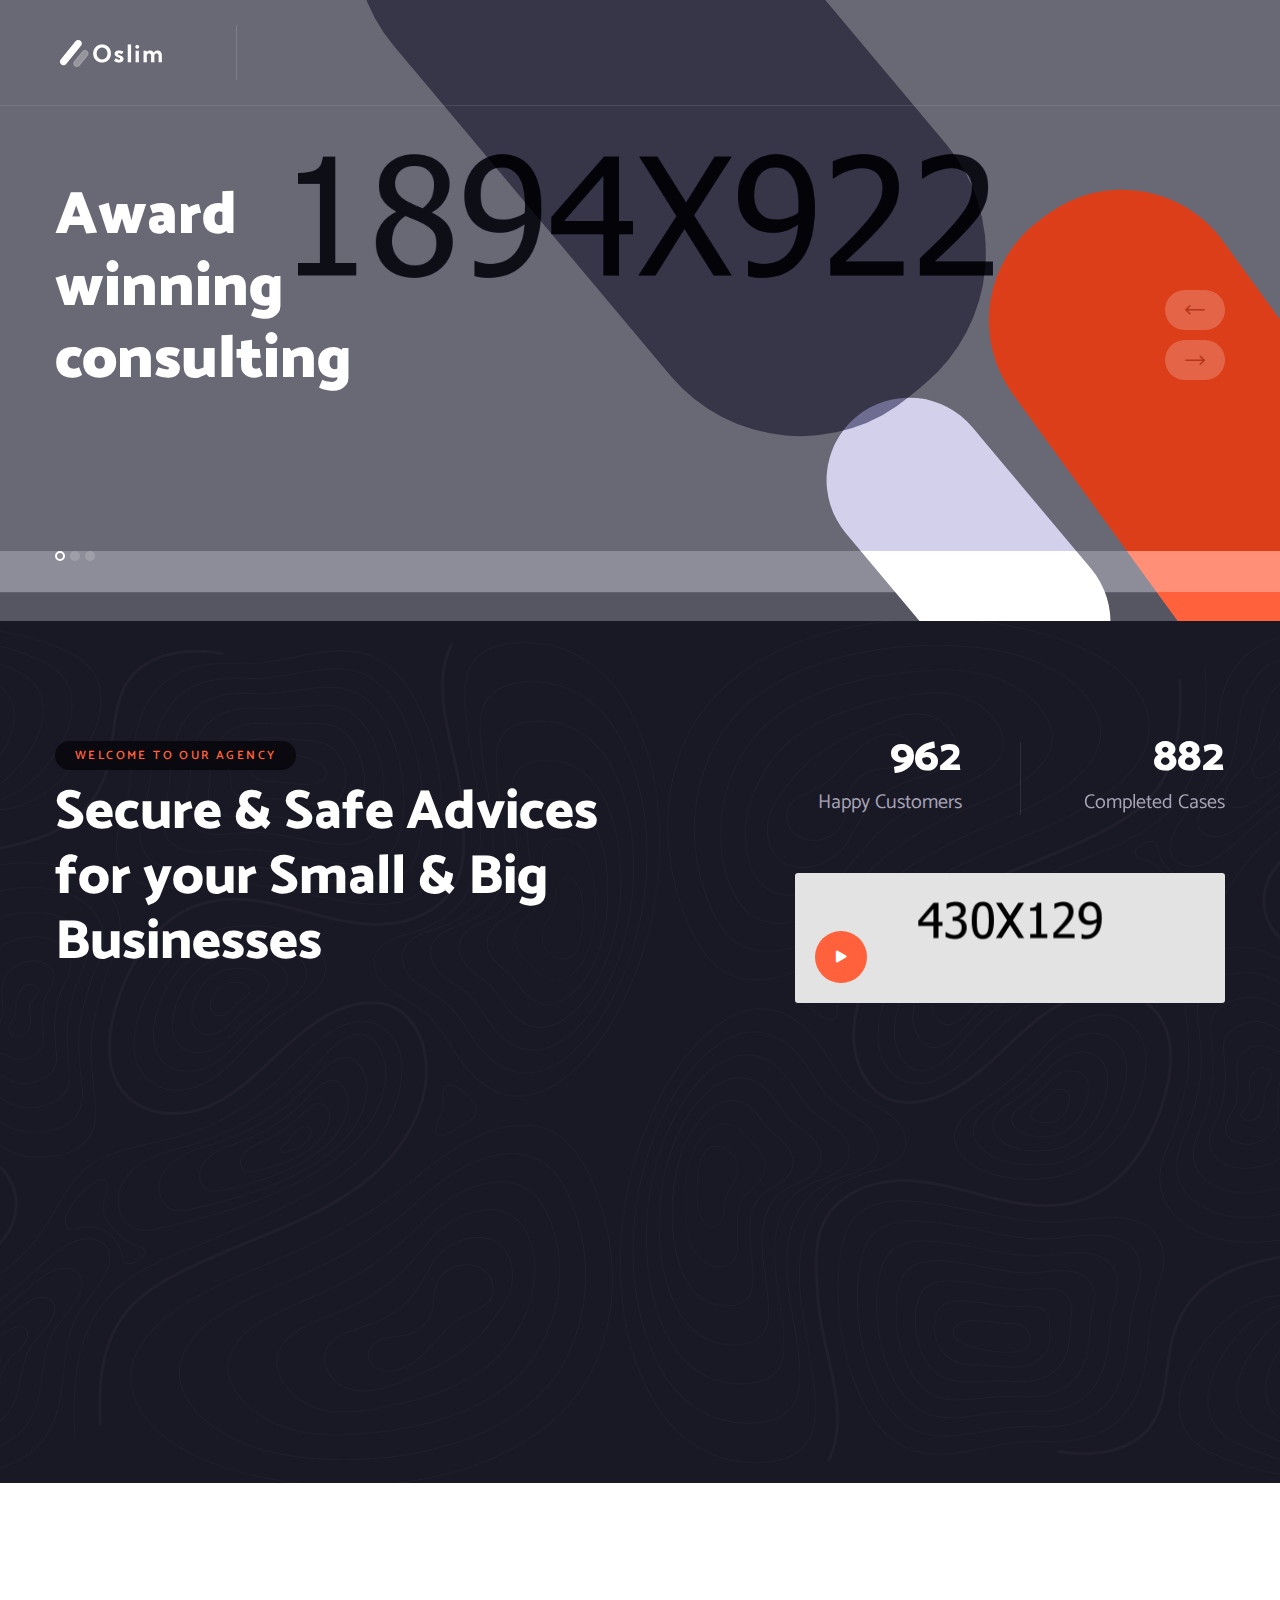
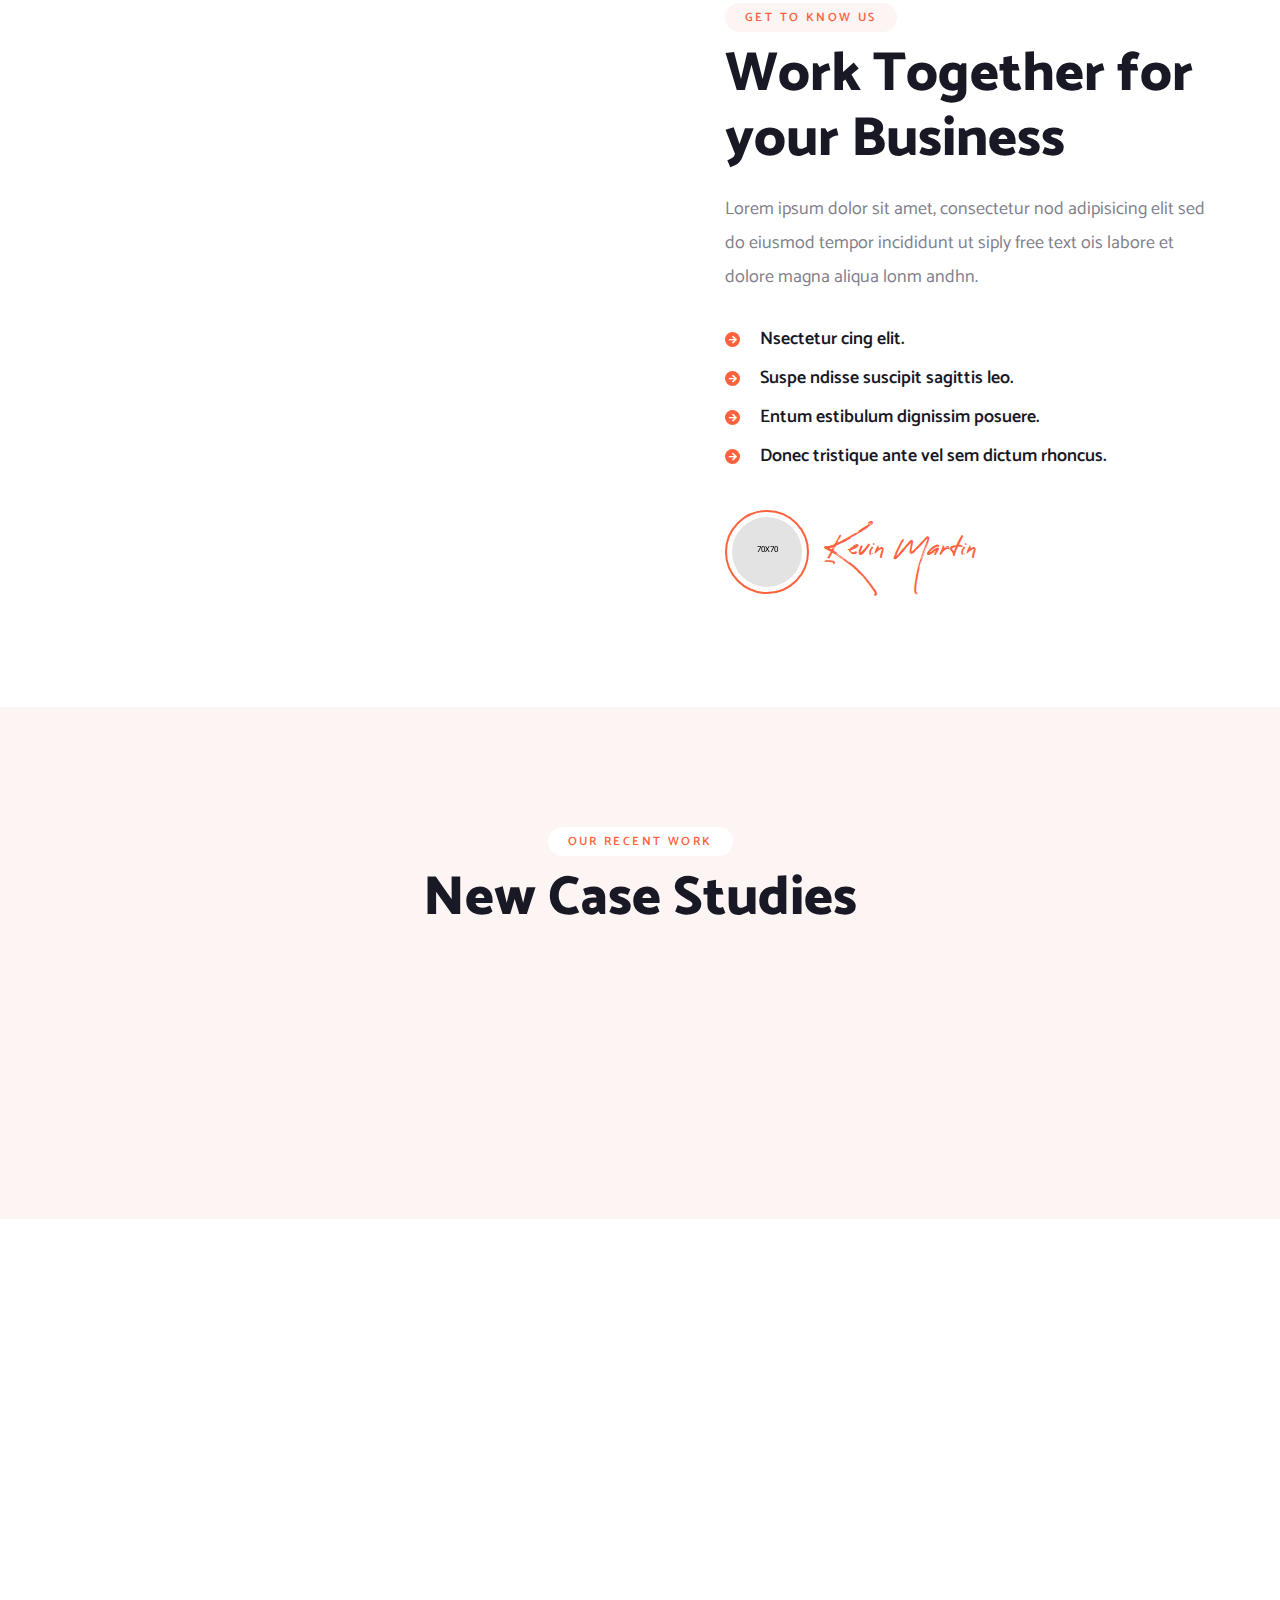
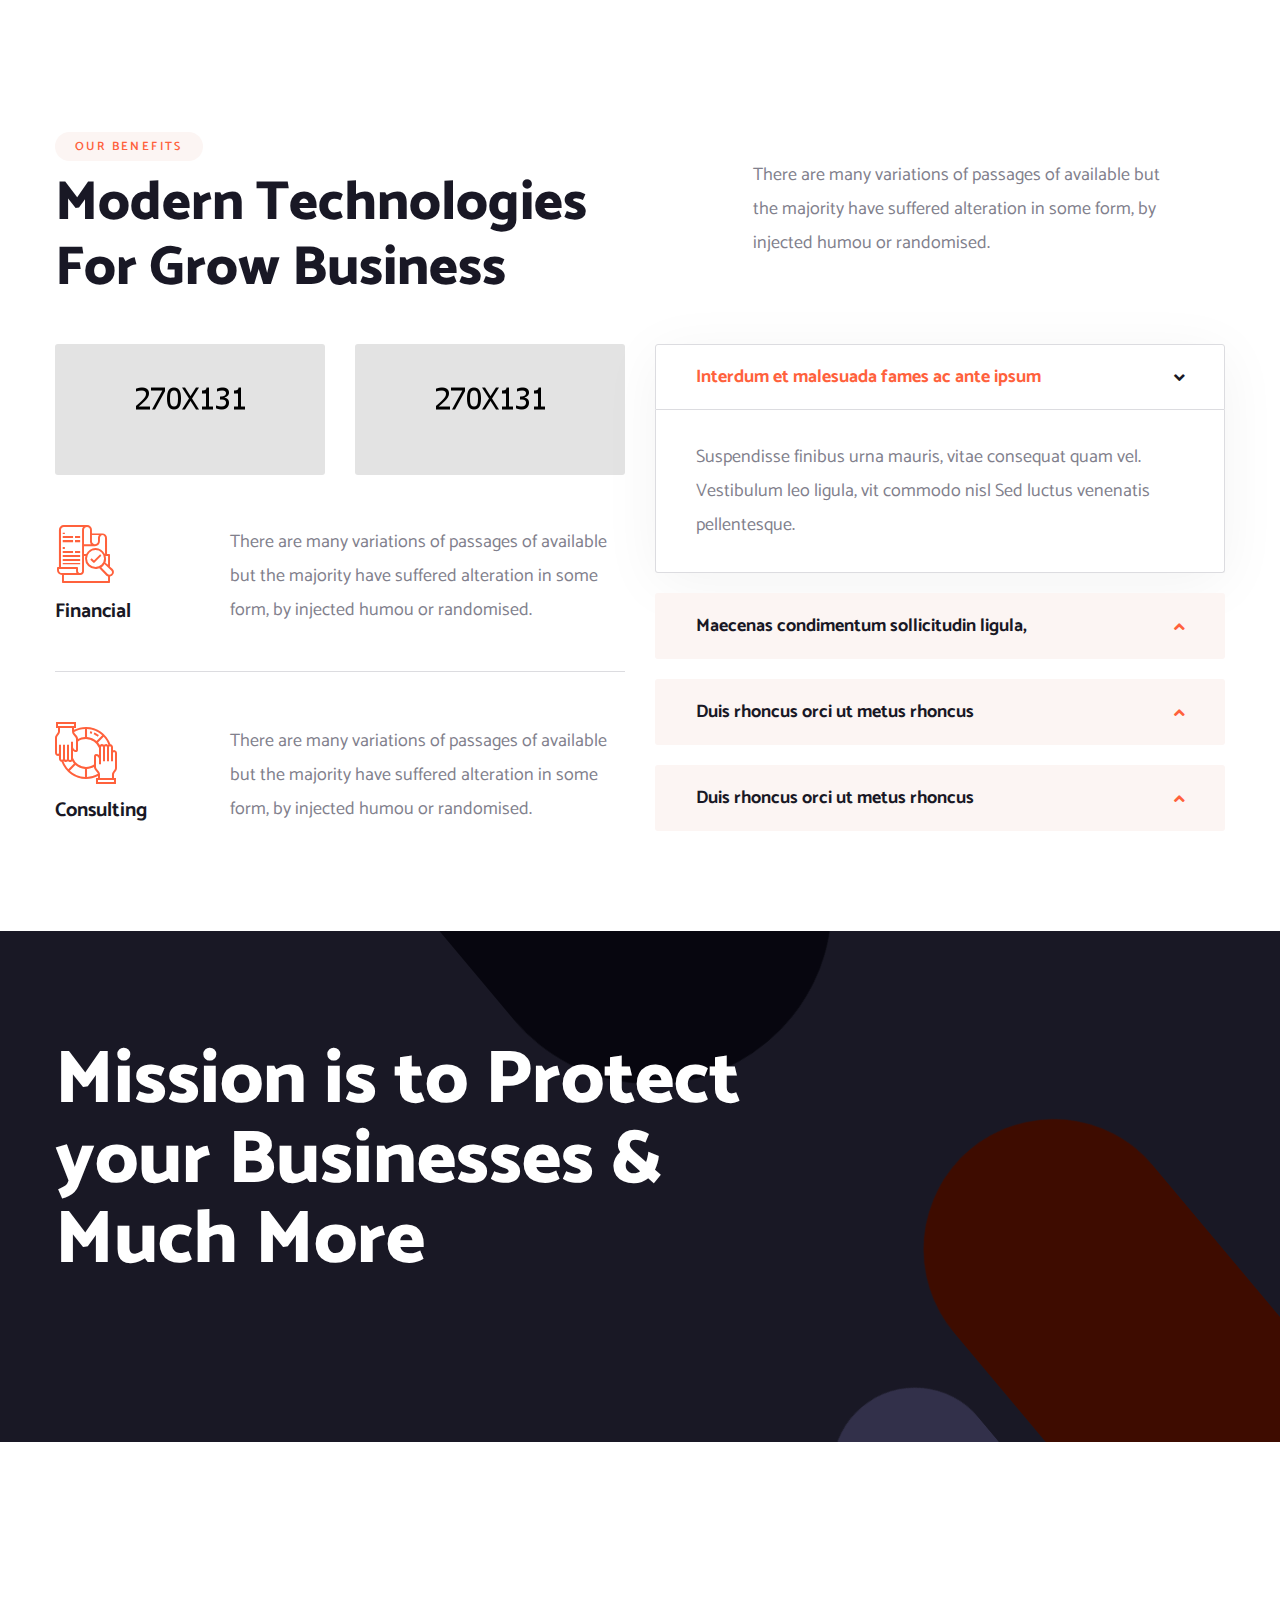
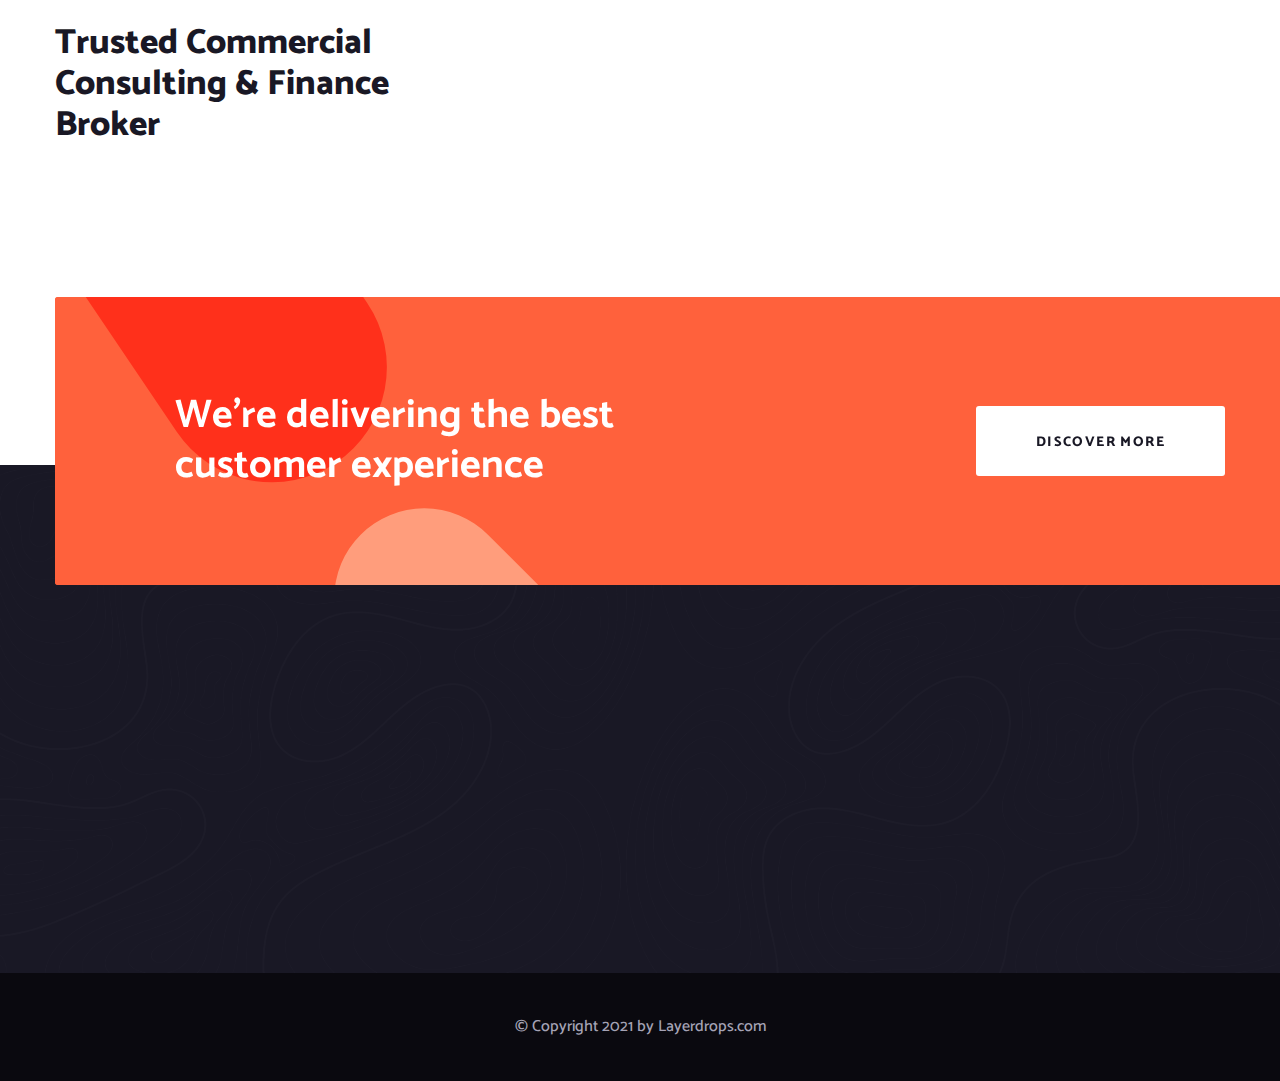
<file: version-3/index_original.html>
<!DOCTYPE html>
<html lang="en">
  <head>
    <meta charset="UTF-8" />
    <meta name="viewport" content="width=device-width, initial-scale=1.0" />
    <title>
      Onepage || Home One || Oslim || Oslim HTML Template For Business
    </title>
    <!-- favicons Icons -->
    <link
      rel="apple-touch-icon"
      sizes="180x180"
      href="assets/images/favicons/apple-touch-icon.png"
    />
    <link
      rel="icon"
      type="image/png"
      sizes="32x32"
      href="assets/images/favicons/favicon-32x32.png"
    />
    <link
      rel="icon"
      type="image/png"
      sizes="16x16"
      href="assets/images/favicons/favicon-16x16.png"
    />
    <link rel="manifest" href="assets/images/favicons/site.webmanifest" />
    <meta name="description" content="Oslim HTML Template For Business" />

    <!-- fonts -->
    <link rel="preconnect" href="https://fonts.googleapis.com" />

    <link rel="preconnect" href="https://fonts.gstatic.com" crossorigin />

    <link
      href="https://fonts.googleapis.com/css2?family=Catamaran:wght@100;200;300;400;500;600;700;800;900&display=swap"
      rel="stylesheet"
    />

    <link
      rel="stylesheet"
      href="assets/vendors/bootstrap/css/bootstrap.min.css"
    />
    <link rel="stylesheet" href="assets/vendors/animate/animate.min.css" />
    <link rel="stylesheet" href="assets/vendors/animate/custom-animate.css" />
    <link rel="stylesheet" href="assets/vendors/fontawesome/css/all.min.css" />
    <link rel="stylesheet" href="assets/vendors/jarallax/jarallax.css" />
    <link
      rel="stylesheet"
      href="assets/vendors/jquery-magnific-popup/jquery.magnific-popup.css"
    />
    <link
      rel="stylesheet"
      href="assets/vendors/nouislider/nouislider.min.css"
    />
    <link
      rel="stylesheet"
      href="assets/vendors/nouislider/nouislider.pips.css"
    />
    <link rel="stylesheet" href="assets/vendors/odometer/odometer.min.css" />
    <link rel="stylesheet" href="assets/vendors/swiper/swiper.min.css" />
    <link rel="stylesheet" href="assets/vendors/oslim-icons/style.css" />
    <link
      rel="stylesheet"
      href="assets/vendors/tiny-slider/tiny-slider.min.css"
    />
    <link rel="stylesheet" href="assets/vendors/reey-font/stylesheet.css" />
    <link
      rel="stylesheet"
      href="assets/vendors/owl-carousel/owl.carousel.min.css"
    />
    <link
      rel="stylesheet"
      href="assets/vendors/owl-carousel/owl.theme.default.min.css"
    />
    <link rel="stylesheet" href="assets/vendors/bxslider/jquery.bxslider.css" />
    <link
      rel="stylesheet"
      href="assets/vendors/bootstrap-select/css/bootstrap-select.min.css"
    />
    <link rel="stylesheet" href="assets/vendors/vegas/vegas.min.css" />
    <link rel="stylesheet" href="assets/vendors/jquery-ui/jquery-ui.css" />
    <link rel="stylesheet" href="assets/vendors/timepicker/timePicker.css" />

    <!-- template styles -->
    <link rel="stylesheet" href="assets/css/oslim.css" />
    <link rel="stylesheet" href="assets/css/oslim-responsive.css" />
  </head>

  <body>
    <div class="preloader">
      <img
        class="preloader__image"
        width="60"
        src="assets/images/loader.png"
        alt=""
      />
    </div>
    <!-- /.preloader -->
    <div class="page-wrapper">
      <header class="main-header clearfix">
        <nav class="main-menu clearfix">
          <div class="main-menu-wrapper clearfix">
            <div class="main-menu-wrapper__left">
              <div class="main-menu-wrapper__logo">
                <a href="index.html"
                  ><img src="assets/images/resources/logo-1.png" alt=""
                /></a>
              </div>
              <div class="main-menu-wrapper__main-menu">
                <a href="#" class="mobile-nav__toggler"
                  ><i class="fa fa-bars"></i
                ></a>
              </div>
            </div>
          </div>
        </nav>
      </header>

      <div class="stricky-header stricked-menu main-menu">
        <div class="sticky-header__content"></div>
        <!-- /.sticky-header__content -->
      </div>
      <!-- /.stricky-header -->

      <!--Main Slider Start-->
      <section class="main-slider" id="home">
        <div
          class="swiper-container thm-swiper__slider"
          data-swiper-options='{"slidesPerView": 1, "loop": true,
    "effect": "fade",
     "pagination": {
        "el": "#main-slider-pagination",
        "type": "bullets",
        "clickable": true
      },
    "navigation": {
        "nextEl": "#main-slider__swiper-button-next",
        "prevEl": "#main-slider__swiper-button-prev"
    },
    "autoplay": {
        "delay": 5000
    }}'
        >
          <div class="swiper-wrapper">
            <div class="swiper-slide">
              <div
                class="image-layer"
                style="
                  background-image: url(assets/images/backgrounds/main-slider-1-1.jpg);
                "
              ></div>
              <!-- /.image-layer -->
              <div class="main-slider-shape-1"></div>
              <div class="main-slider-shape-2"></div>
              <div class="main-slider-shape-3"></div>
              <div class="container">
                <div class="row">
                  <div class="col-xl-7">
                    <div class="main-slider__content">
                      <h2>
                        Award <br />
                        winning <br />
                        consulting
                      </h2>
                    </div>
                  </div>
                </div>
              </div>
            </div>
            <div class="swiper-slide">
              <div
                class="image-layer"
                style="
                  background-image: url(assets/images/backgrounds/main-slider-1-2.jpg);
                "
              ></div>
              <!-- /.image-layer -->
              <div class="main-slider-shape-1"></div>
              <div class="main-slider-shape-2"></div>
              <div class="main-slider-shape-3"></div>
              <div class="container">
                <div class="row">
                  <div class="col-xl-7">
                    <div class="main-slider__content">
                      <h2>
                        Award <br />
                        winning <br />
                        consulting
                      </h2>
                      <a href="about.html" class="thm-btn">Discover More</a>
                    </div>
                  </div>
                </div>
              </div>
            </div>
            <div class="swiper-slide">
              <div
                class="image-layer"
                style="
                  background-image: url(assets/images/backgrounds/main-slider-1-3.jpg);
                "
              ></div>
              <!-- /.image-layer -->
              <div class="main-slider-shape-1"></div>
              <div class="main-slider-shape-2"></div>
              <div class="main-slider-shape-3"></div>
              <div class="container">
                <div class="row">
                  <div class="col-xl-7">
                    <div class="main-slider__content">
                      <h2>
                        Award <br />
                        winning <br />
                        consulting
                      </h2>
                      <a href="about.html" class="thm-btn">Discover More</a>
                    </div>
                  </div>
                </div>
              </div>
            </div>
          </div>
          <!-- If we need navigation buttons -->
          <div class="swiper-pagination" id="main-slider-pagination"></div>
          <div class="main-slider__nav">
            <div
              class="swiper-button-prev"
              id="main-slider__swiper-button-next"
            >
              <i class="icon-right-arrow icon-left-arrow"></i>
            </div>
            <div
              class="swiper-button-next"
              id="main-slider__swiper-button-prev"
            >
              <i class="icon-right-arrow"></i>
            </div>
          </div>
        </div>
      </section>
      <!--Main Slider End-->

      <!--Welcome One Start-->
      <section class="welcome-one" id="services">
        <div
          class="welcome-one-shape"
          style="
            background-image: url(assets/images/shapes/welcome-one-shape.png);
          "
        ></div>
        <div class="container">
          <div class="welcome-one__top">
            <div class="row">
              <div class="col-xl-6 col-lg-6">
                <div class="welcome-one__top-left">
                  <div class="section-title text-left">
                    <span class="section-title__tagline"
                      >welcome to our agency</span
                    >
                    <h2 class="section-title__title">
                      Secure & Safe Advices for your Small & Big Businesses
                    </h2>
                  </div>
                </div>
              </div>
              <div class="col-xl-6 col-lg-6">
                <div class="welcome-one__top-right">
                  <div class="welcome-one__counter">
                    <ul class="welcome-one__counter-list list-unstyled">
                      <li
                        class="welcome-one__counter-single wow fadeInUp"
                        data-wow-delay="100ms"
                      >
                        <h3 class="odometer" data-count="962">0</h3>
                        <p class="welcome-one__counter-text">Happy Customers</p>
                      </li>
                      <li
                        class="welcome-one__counter-single wow fadeInUp"
                        data-wow-delay="200ms"
                      >
                        <h3 class="odometer" data-count="882">0</h3>
                        <p class="welcome-one__counter-text">Completed Cases</p>
                      </li>
                    </ul>
                  </div>
                  <div
                    class="welcome-one__video-link wow fadeInRight"
                    data-wow-delay="200ms"
                    style="
                      background-image: url(assets/images/backgrounds/welcome-one-video-link-bg.jpg);
                    "
                  >
                    <a
                      href="https://www.youtube.com/watch?v=Get7rqXYrbQ"
                      class="video-popup"
                    >
                      <div class="welcome-one__video-icon">
                        <span class="fas fa-play"></span>
                      </div>
                    </a>
                  </div>
                </div>
              </div>
            </div>
          </div>
          <div class="welcome-one__bottom">
            <ul class="list-unstyled welcome-one__feature">
              <li
                class="welcome-one__feature-single wow fadeInUp"
                data-wow-delay="100ms"
              >
                <div class="welcome-one__feature-content">
                  <h3 class="welcome-one__feature-title">
                    <a href="consumer-product.html"
                      >Wealth <br />
                      Management</a
                    >
                  </h3>
                  <div class="welcome-one__feature-arrow">
                    <a href="consumer-product.html"
                      ><span class="icon-right-arrow"></span
                    ></a>
                  </div>
                </div>
                <div class="welcome-one__feature-icon">
                  <span class="icon-wealth"></span>
                </div>
                <div class="welcome-one__feature-count"></div>
              </li>
              <li
                class="welcome-one__feature-single wow fadeInUp"
                data-wow-delay="200ms"
              >
                <div class="welcome-one__feature-content">
                  <h3 class="welcome-one__feature-title">
                    <a href="audit-marketing.html"
                      >Audit <br />
                      Marketing</a
                    >
                  </h3>
                  <div class="welcome-one__feature-arrow">
                    <a href="audit-marketing.html"
                      ><span class="icon-right-arrow"></span
                    ></a>
                  </div>
                </div>
                <div class="welcome-one__feature-icon">
                  <span class="icon-data-analytics"></span>
                </div>
                <div class="welcome-one__feature-count"></div>
              </li>
              <li
                class="welcome-one__feature-single wow fadeInUp"
                data-wow-delay="300ms"
              >
                <div class="welcome-one__feature-content">
                  <h3 class="welcome-one__feature-title">
                    <a href="financial-advice.html"
                      >Finance <br />
                      Consulting</a
                    >
                  </h3>
                  <div class="welcome-one__feature-arrow">
                    <a href="financial-advice.html"
                      ><span class="icon-right-arrow"></span
                    ></a>
                  </div>
                </div>
                <div class="welcome-one__feature-icon">
                  <span class="icon-report"></span>
                </div>
                <div class="welcome-one__feature-count"></div>
              </li>
            </ul>
          </div>
        </div>
      </section>
      <!--Welcome One End-->

      <!--Work Together Start-->
      <section class="work-together" id="about">
        <div class="container">
          <div class="row">
            <div class="col-xl-6">
              <div
                class="work-together__left wow slideInLeft"
                data-wow-delay="100ms"
                data-wow-duration="2500ms"
              >
                <div class="work-together__img-box">
                  <div class="work-together-shape-1">
                    <img
                      src="assets/images/shapes/work-together-shape-1.png"
                      alt=""
                    />
                  </div>
                  <div class="work-together__img-1">
                    <img
                      src="assets/images/resources/work-together-img-1.jpg"
                      alt=""
                    />
                    <div class="work-together__img-2">
                      <img
                        src="assets/images/resources/work-together-img-2.jpg"
                        alt=""
                      />
                    </div>
                  </div>
                </div>
              </div>
            </div>
            <div class="col-xl-6">
              <div class="work-together__right">
                <div class="section-title text-left">
                  <span class="section-title__tagline">get to know us</span>
                  <h2 class="section-title__title">
                    Work Together for your Business
                  </h2>
                </div>
                <p class="work-together__right-text">
                  Lorem ipsum dolor sit amet, consectetur nod adipisicing elit
                  sed do eiusmod tempor incididunt ut siply free text ois labore
                  et dolore magna aliqua lonm andhn.
                </p>
                <ul class="list-unstyled work-together__points">
                  <li>
                    <div class="icon">
                      <i class="fa fa-arrow-right"></i>
                    </div>
                    <div class="text">
                      <p>Nsectetur cing elit.</p>
                    </div>
                  </li>
                  <li>
                    <div class="icon">
                      <i class="fa fa-arrow-right"></i>
                    </div>
                    <div class="text">
                      <p>Suspe ndisse suscipit sagittis leo.</p>
                    </div>
                  </li>
                  <li>
                    <div class="icon">
                      <i class="fa fa-arrow-right"></i>
                    </div>
                    <div class="text">
                      <p>Entum estibulum dignissim posuere.</p>
                    </div>
                  </li>
                  <li>
                    <div class="icon">
                      <i class="fa fa-arrow-right"></i>
                    </div>
                    <div class="text">
                      <p>Donec tristique ante vel sem dictum rhoncus.</p>
                    </div>
                  </li>
                </ul>
                <div class="work-together__person">
                  <div class="work-together__person-img">
                    <img
                      src="assets/images/resources/work-together-person-img.jpg"
                      alt=""
                    />
                  </div>
                  <h2 class="work-together__person-name">Kevin Martin</h2>
                </div>
              </div>
            </div>
          </div>
        </div>
      </section>
      <!--Work Together End-->

      <!--Case One Start-->
      <section class="case-one" id="cases">
        <div class="container">
          <div class="section-title text-center">
            <span class="section-title__tagline">Our recent work</span>
            <h2 class="section-title__title">New Case Studies</h2>
          </div>
          <div class="row">
            <div class="col-xl-4 col-lg-4 wow fadeInUp" data-wow-delay="100ms">
              <!--Case One Single-->
              <div class="case-one__single">
                <div class="case-one__img">
                  <img src="assets/images/case/case-1-1.jpg" alt="" />
                </div>
                <div class="case-one__content">
                  <p class="case-one__tagline">leadership</p>
                  <h3 class="case-one__title">
                    Businesses <br />
                    Growth
                  </h3>
                </div>
              </div>
            </div>
            <div class="col-xl-4 col-lg-4 wow fadeInUp" data-wow-delay="200ms">
              <!--Case One Single-->
              <div class="case-one__single">
                <div class="case-one__img">
                  <img src="assets/images/case/case-1-2.jpg" alt="" />
                </div>
                <div class="case-one__content">
                  <p class="case-one__tagline">Management</p>
                  <h3 class="case-one__title">
                    Marketing <br />
                    Advice
                  </h3>
                </div>
              </div>
            </div>
            <div class="col-xl-4 col-lg-4 wow fadeInUp" data-wow-delay="300ms">
              <!--Case One Single-->
              <div class="case-one__single">
                <div class="case-one__img">
                  <img src="assets/images/case/case-1-3.jpg" alt="" />
                </div>
                <div class="case-one__content">
                  <p class="case-one__tagline">strategy</p>
                  <h3 class="case-one__title">
                    Finance <br />
                    Consulting
                  </h3>
                </div>
              </div>
            </div>
          </div>
        </div>
      </section>
      <!--Case One End-->

      <!--Benefits One Start-->
      <section class="benefits-one">
        <div class="container">
          <div class="row">
            <div class="col-xl-6 col-lg-6">
              <div class="benefits-one__left">
                <div class="section-title text-left">
                  <span class="section-title__tagline">Our benefits</span>
                  <h2 class="section-title__title">
                    Modern Technologies For Grow Business
                  </h2>
                </div>
                <div class="benefits-one__img-box">
                  <div class="row">
                    <div class="col-xl-6 col-lg-6 col-md-6">
                      <div class="benefits-one__img-single">
                        <img
                          src="assets/images/resources/benefits-one-1.jpg"
                          alt=""
                        />
                      </div>
                    </div>
                    <div class="col-xl-6 col-lg-6 col-md-6">
                      <div class="benefits-one__img-single">
                        <img
                          src="assets/images/resources/benefits-one-2.jpg"
                          alt=""
                        />
                      </div>
                    </div>
                  </div>
                </div>
                <ul class="list-unstyled benefits-one__points">
                  <li>
                    <div class="icon">
                      <span class="icon-verification"></span>
                      <p>Financial</p>
                    </div>
                    <div class="text">
                      <p>
                        There are many variations of passages of available but
                        the majority have suffered alteration in some form, by
                        injected humou or randomised.
                      </p>
                    </div>
                  </li>
                  <li>
                    <div class="icon">
                      <span class="icon-help"></span>
                      <p>Consulting</p>
                    </div>
                    <div class="text">
                      <p>
                        There are many variations of passages of available but
                        the majority have suffered alteration in some form, by
                        injected humou or randomised.
                      </p>
                    </div>
                  </li>
                </ul>
              </div>
            </div>
            <div class="col-xl-6 col-lg-6">
              <div class="benefits-one__rihgt">
                <p class="benefits-one__right-text">
                  There are many variations of passages of available but the
                  majority have suffered alteration in some form, by injected
                  humou or randomised.
                </p>
                <div class="accrodion-grp" data-grp-name="faq-one-accrodion">
                  <div class="accrodion active">
                    <div class="accrodion-title">
                      <h4>Interdum et malesuada fames ac ante ipsum</h4>
                    </div>
                    <div class="accrodion-content">
                      <div class="inner">
                        <p>
                          Suspendisse finibus urna mauris, vitae consequat quam
                          vel. Vestibulum leo ligula, vit commodo nisl Sed
                          luctus venenatis pellentesque.
                        </p>
                      </div>
                      <!-- /.inner -->
                    </div>
                  </div>
                  <div class="accrodion">
                    <div class="accrodion-title">
                      <h4>Maecenas condimentum sollicitudin ligula,</h4>
                    </div>
                    <div class="accrodion-content">
                      <div class="inner">
                        <p>
                          Suspendisse finibus urna mauris, vitae consequat quam
                          vel. Vestibulum leo ligula, vit commodo nisl Sed
                          luctus venenatis pellentesque.
                        </p>
                      </div>
                      <!-- /.inner -->
                    </div>
                  </div>
                  <div class="accrodion">
                    <div class="accrodion-title">
                      <h4>Duis rhoncus orci ut metus rhoncus</h4>
                    </div>
                    <div class="accrodion-content">
                      <div class="inner">
                        <p>
                          Suspendisse finibus urna mauris, vitae consequat quam
                          vel. Vestibulum leo ligula, vit commodo nisl Sed
                          luctus venenatis pellentesque.
                        </p>
                      </div>
                      <!-- /.inner -->
                    </div>
                  </div>
                  <div class="accrodion last-chiled">
                    <div class="accrodion-title">
                      <h4>Duis rhoncus orci ut metus rhoncus</h4>
                    </div>
                    <div class="accrodion-content">
                      <div class="inner">
                        <p>
                          Suspendisse finibus urna mauris, vitae consequat quam
                          vel. Vestibulum leo ligula, vit commodo nisl Sed
                          luctus venenatis pellentesque.
                        </p>
                      </div>
                      <!-- /.inner -->
                    </div>
                  </div>
                </div>
              </div>
            </div>
          </div>
        </div>
      </section>
      <!--Benefits One End-->

      <!--Our Mission Start-->
      <section class="our-mission">
        <div class="our-mission-bg-box">
          <div
            class="our-mission-bg jarallax"
            data-jarallax
            data-speed="0.2"
            data-imgPosition="50% 0%"
            style="
              background-image: url(assets/images/backgrounds/our-mission-bg.jpg);
            "
          ></div>
        </div>
        <div class="our-mission-shape-1 shapemover2"></div>
        <div class="our-mission-shape-2 shapemover2"></div>
        <div class="our-mission-shape-3 shapemover2"></div>
        <div class="container">
          <div class="row">
            <div class="col-xl-12">
              <div class="our-mission__inner">
                <h2 class="our-mission__title">
                  Mission is to Protect <br />
                  your Businesses & <br />
                  Much More
                </h2>
              </div>
            </div>
          </div>
        </div>
      </section>
      <!--Our Mission End-->

      <!--Trusted One Start-->
      <section class="trusted-one">
        <div class="container">
          <div class="trusted-one__inner">
            <div class="trusted-one__left">
              <h3 class="trusted-one__content">
                Trusted Commercial Consulting & Finance Broker
              </h3>
            </div>
            <div class="trusted-one__right">
              <ul class="list-unstyled trusted-one__content-box">
                <li
                  class="trusted one__single wow fadeInLeft"
                  data-wow-delay="100ms"
                >
                  <div class="trusted-one__icon">
                    <span class="icon-briefcase"></span>
                  </div>
                  <h3 class="trusted-one__title">
                    <a href="about.html">Experienced</a>
                  </h3>
                  <p class="trusted-one__text">Morbi nec finibus misd</p>
                </li>
                <li
                  class="trusted one__single wow fadeInLeft"
                  data-wow-delay="200ms"
                >
                  <div class="trusted-one__icon">
                    <span class="icon-bar-chart"></span>
                  </div>
                  <h3 class="trusted-one__title">
                    <a href="about.html">Convenience</a>
                  </h3>
                  <p class="trusted-one__text">Morbi nec finibus misd</p>
                </li>
                <li
                  class="trusted one__single wow fadeInLeft"
                  data-wow-delay="300ms"
                >
                  <div class="trusted-one__icon">
                    <span class="icon-team-leader"></span>
                  </div>
                  <h3 class="trusted-one__title">
                    <a href="team.html">Professional</a>
                  </h3>
                  <p class="trusted-one__text">Morbi nec finibus misd</p>
                </li>
              </ul>
            </div>
          </div>
        </div>
      </section>
      <!--Trusted One End-->

      <!--CTA One Start-->
      <section class="cta-one">
        <div class="container">
          <div class="row">
            <div class="col-xl-12">
              <div class="cta-one__inner">
                <div class="cta-one__inner-content">
                  <div class="cta-one-shape-1 float-bob-x"></div>
                  <div class="cta-one-shape-2 float-bob-x-2"></div>
                  <h3 class="cta-one__title">
                    We’re delivering the best <br />
                    customer experience
                  </h3>
                  <a href="about.html" class="thm-btn cta-one__btn"
                    >Discover More</a
                  >
                </div>
              </div>
            </div>
          </div>
        </div>
      </section>
      <!--CTA One End-->

      <!--Site Footer Start-->
      <footer class="site-footer">
        <div class="site-footer__top">
          <div
            class="site-footer-shape-1"
            style="
              background-image: url(assets/images/shapes/site-footer-shape-1.png);
            "
          ></div>
          <div class="container">
            <div class="row">
              <div
                class="col-xl-4 col-lg-6 col-md-6 wow fadeInUp"
                data-wow-delay="100ms"
              >
                <div class="footer-widget__column footer-widget__about">
                  <div class="footer-widget__logo">
                    <a href="index.html"
                      ><img src="assets/images/resources/logo-1.png" alt=""
                    /></a>
                  </div>
                  <div class="footer-widget__about-text-box">
                    <p class="footer-widget__about-text">
                      Great Experience for Building Customers & Businesses
                    </p>
                  </div>
                </div>
              </div>
              <div
                class="col-xl-4 col-lg-6 col-md-6 wow fadeInUp"
                data-wow-delay="300ms"
              >
                <div
                  class="footer-widget__column footer-widget__newsletter-box clearfix"
                >
                  <h3 class="footer-widget__title">Newsletter</h3>
                  <p class="footer-widget__newsletter-text">
                    Subsrcibe for our upcoming latest articles and resources
                  </p>
                  <form class="footer-widget__newsletter-form">
                    <div class="footer-widget__newsletter-input-box">
                      <input
                        type="email"
                        placeholder="Email address"
                        name="email"
                      />
                      <button
                        type="submit"
                        class="footer-widget__newsletter-btn"
                      >
                        <i class="far fa-paper-plane"></i>
                      </button>
                    </div>
                  </form>
                </div>
              </div>
              <div
                class="col-xl-4 col-lg-6 col-md-6 wow fadeInUp"
                data-wow-delay="400ms"
              >
                <div
                  class="footer-widget__column footer-widget__contact clearfix"
                >
                  <h3 class="footer-widget__title">Contact</h3>
                  <p class="footer-widget__contact-text">
                    60 road, broklyn golden street new york. USA
                  </p>
                  <h4 class="footer-widget__contact-info">
                    <a
                      href="mailto:needhelp@company.com"
                      class="footer-widget__contact-email"
                      >needhelp@company.com</a
                    >
                  </h4>
                </div>
              </div>
            </div>
          </div>
        </div>
        <div class="site-footer__bottom">
          <div class="container">
            <div class="row">
              <div class="col-xl-12">
                <div class="site-footer__bottom-inner">
                  <p class="site-footer__bottom-text">
                    © Copyright 2021 by <a href="#">Layerdrops.com</a>
                  </p>
                </div>
              </div>
            </div>
          </div>
        </div>
      </footer>
      <!--Site Footer End-->
    </div>
    <!-- /.page-wrapper -->

    <div class="mobile-nav__wrapper">
      <div class="mobile-nav__overlay mobile-nav__toggler"></div>
      <!-- /.mobile-nav__overlay -->
      <div class="mobile-nav__content">
        <span class="mobile-nav__close mobile-nav__toggler"
          ><i class="fa fa-times"></i
        ></span>

        <div class="logo-box">
          <a href="index.html" aria-label="logo image"
            ><img src="assets/images/resources/logo-1.png" width="155" alt=""
          /></a>
        </div>
        <!-- /.logo-box -->
        <div class="mobile-nav__container"></div>
        <!-- /.mobile-nav__container -->

        <ul class="mobile-nav__contact list-unstyled">
          <li>
            <i class="fa fa-envelope"></i>
            <a href="mailto:needhelp@packageName__.com">needhelp@oslim.com</a>
          </li>
        </ul>
        <!-- /.mobile-nav__contact -->
        <div class="mobile-nav__top">
          <div class="mobile-nav__social">
            <a href="#" class="fab fa-twitter"></a>
            <a href="#" class="fab fa-facebook-square"></a>
            <a href="#" class="fab fa-pinterest-p"></a>
            <a href="#" class="fab fa-instagram"></a>
          </div>
          <!-- /.mobile-nav__social -->
        </div>
        <!-- /.mobile-nav__top -->
      </div>
      <!-- /.mobile-nav__content -->
    </div>
    <!-- /.mobile-nav__wrapper -->

    <a href="#" data-target="html" class="scroll-to-target scroll-to-top"
      ><i class="fa fa-angle-up"></i
    ></a>

    <script src="assets/vendors/jquery/jquery-3.6.0.min.js"></script>
    <script src="assets/vendors/bootstrap/js/bootstrap.bundle.min.js"></script>
    <script src="assets/vendors/jarallax/jarallax.min.js"></script>
    <script src="assets/vendors/jquery-ajaxchimp/jquery.ajaxchimp.min.js"></script>
    <script src="assets/vendors/jquery-appear/jquery.appear.min.js"></script>
    <script src="assets/vendors/jquery-circle-progress/jquery.circle-progress.min.js"></script>
    <script src="assets/vendors/jquery-magnific-popup/jquery.magnific-popup.min.js"></script>
    <script src="assets/vendors/jquery-validate/jquery.validate.min.js"></script>
    <script src="assets/vendors/nouislider/nouislider.min.js"></script>
    <script src="assets/vendors/odometer/odometer.min.js"></script>
    <script src="assets/vendors/swiper/swiper.min.js"></script>
    <script src="assets/vendors/tiny-slider/tiny-slider.min.js"></script>
    <script src="assets/vendors/wnumb/wNumb.min.js"></script>
    <script src="assets/vendors/wow/wow.js"></script>
    <script src="assets/vendors/isotope/isotope.js"></script>
    <script src="assets/vendors/countdown/countdown.min.js"></script>
    <script src="assets/vendors/owl-carousel/owl.carousel.min.js"></script>
    <script src="assets/vendors/bxslider/jquery.bxslider.min.js"></script>
    <script src="assets/vendors/bootstrap-select/js/bootstrap-select.min.js"></script>
    <script src="assets/vendors/vegas/vegas.min.js"></script>
    <script src="assets/vendors/jquery-ui/jquery-ui.js"></script>
    <script src="assets/vendors/timepicker/timePicker.js"></script>

    <!-- template js -->
    <script src="assets/js/oslim.js"></script>
  </body>
</html>
</file>
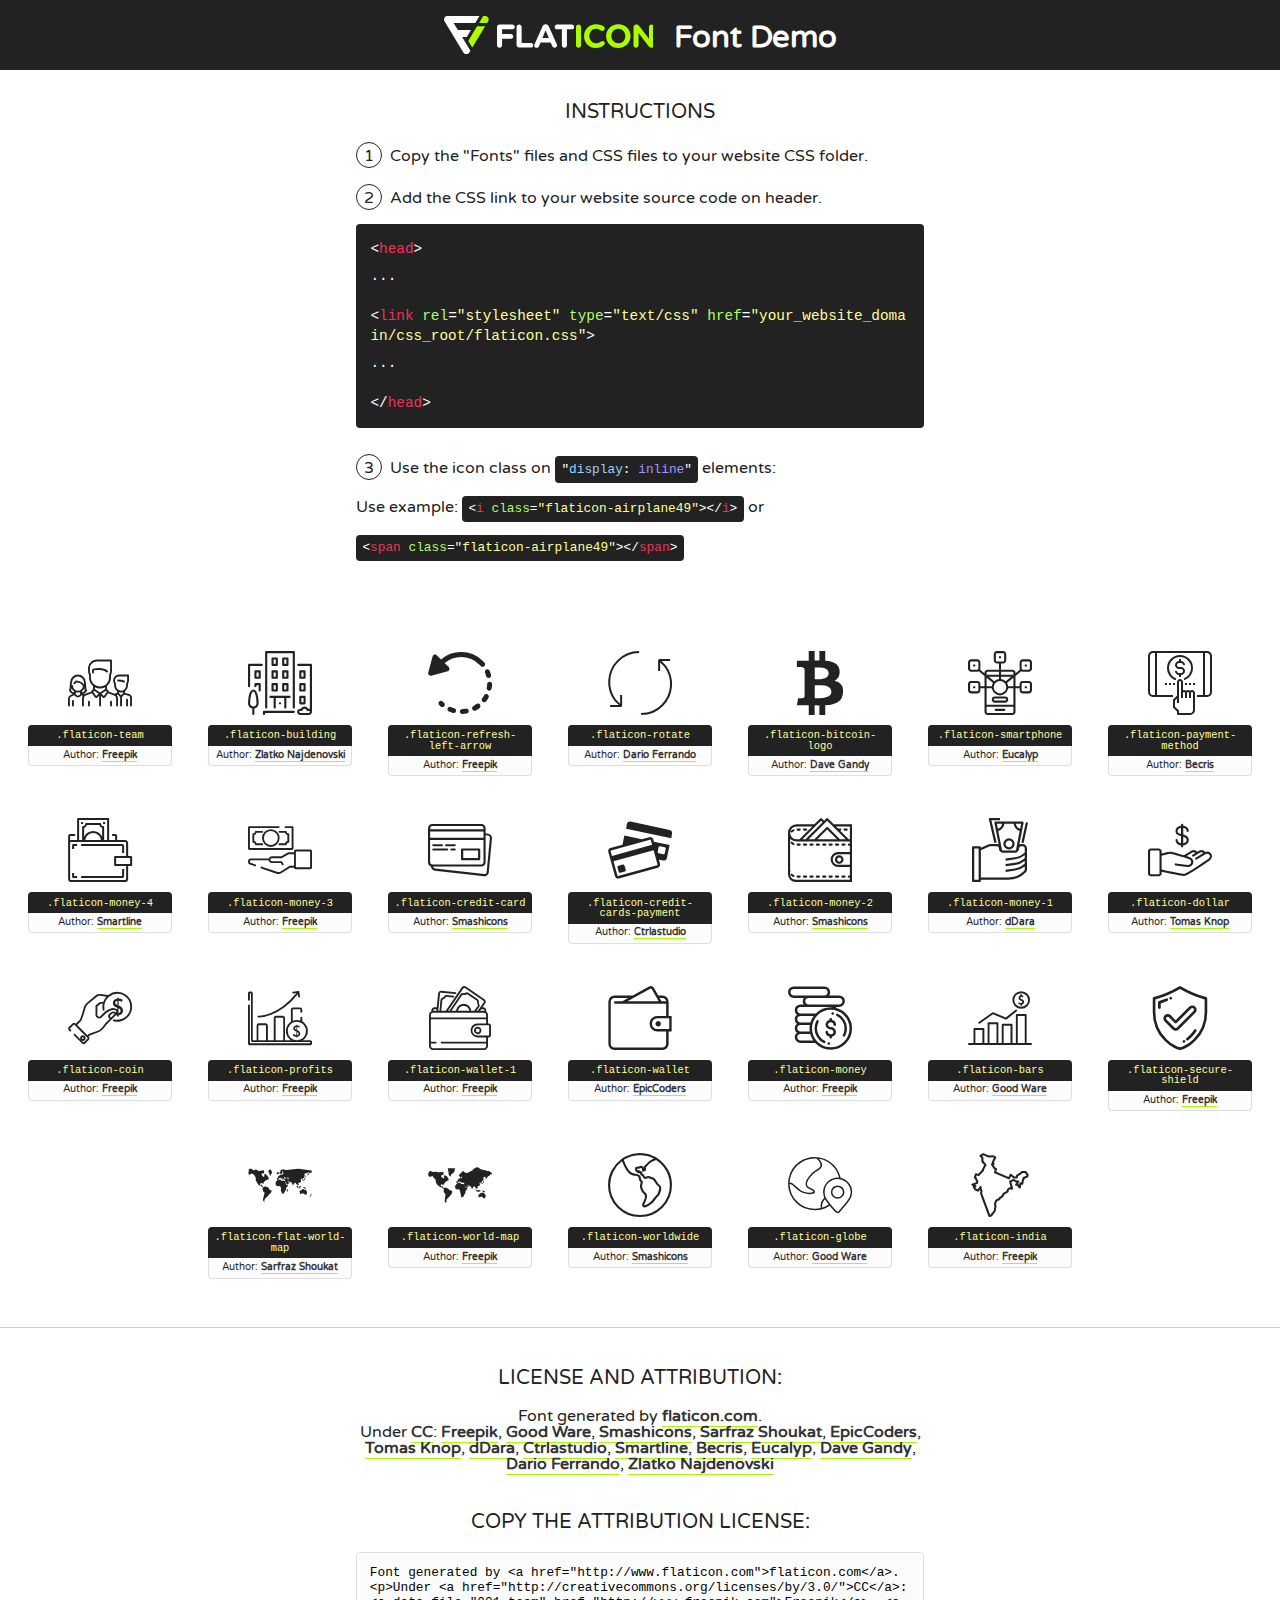
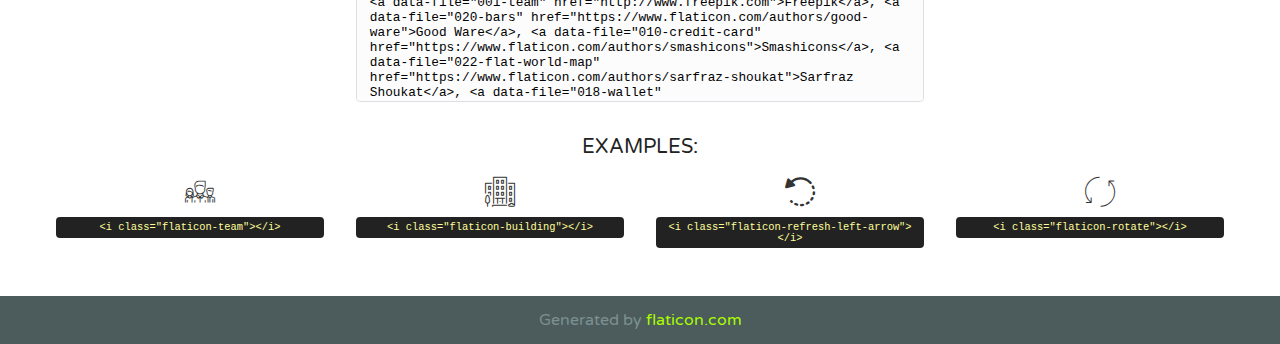
<file: version-2/fonts/flaticon.html>
<!DOCTYPE html>
<!--
  Flaticon icon font: Flaticon
  Creation date: 13/03/2018 14:27
-->
<html>
<!DOCTYPE html>
<html>

<head>
    <title>Flaticon WebFont</title>
    <link href="http://fonts.googleapis.com/css?family=Varela+Round" rel="stylesheet" type="text/css" />
    <link rel="stylesheet" type="text/css" href="flaticon.css">
    <meta charset="UTF-8">
    <style>
    html, body, div, span, applet, object, iframe,
    h1, h2, h3, h4, h5, h6, p, blockquote, pre,
    a, abbr, acronym, address, big, cite, code,
    del, dfn, em, img, ins, kbd, q, s, samp,
    small, strike, strong, sub, sup, tt, var,
    b, u, i, center,
    dl, dt, dd, ol, ul, li,
    fieldset, form, label, legend,
    table, caption, tbody, tfoot, thead, tr, th, td,
    article, aside, canvas, details, embed, 
    figure, figcaption, footer, header, hgroup, 
    menu, nav, output, ruby, section, summary,
    time, mark, audio, video {
        margin: 0;
        padding: 0;
        border: 0;
        font-size: 100%;
        font: inherit;
        vertical-align: baseline;
    }
    /* HTML5 display-role reset for older browsers */
    article, aside, details, figcaption, figure, 
    footer, header, hgroup, menu, nav, section {
        display: block;
    }
    body {
        line-height: 1;
    }
    ol, ul {
        list-style: none;
    }
    blockquote, q {
        quotes: none;
    }
    blockquote:before, blockquote:after,
    q:before, q:after {
        content: '';
        content: none;
    }
    table {
        border-collapse: collapse;
        border-spacing: 0;
    }
    body {
        font-family: 'Varela Round', Helvetica, Arial, sans-serif;
        font-size: 16px;
        color: #222;
    }
    a {
        color: #333;
        border-bottom: 1px solid #a9fd00;
        font-weight: bold;
        text-decoration: none;
    }
    * {
        -moz-box-sizing: border-box;
        -webkit-box-sizing: border-box;
        box-sizing: border-box;
        margin: 0;
        padding: 0;
    }
    [class^="flaticon-"]:before, [class*=" flaticon-"]:before, [class^="flaticon-"]:after, [class*=" flaticon-"]:after {
        font-family: Flaticon;
        font-size: 30px;
        font-style: normal;
        margin-left: 20px;
        color: #333;
    }
    .wrapper {
        max-width: 600px;
        margin: auto;
        padding: 0 1em;
    }
    .title {
        font-size: 1.25em;
        text-align: center;
        margin-bottom: 1em;
        text-transform: uppercase;
    }
    header {
        text-align: center;
        background-color: #222;
        color: #fff;
        padding: 1em;
    }
    header .logo {
        width: 210px;
        height: 38px;
        display: inline-block;
        vertical-align: middle;
        margin-right: 1em;
        border: none;
    }
    header strong {
        font-size: 1.95em;
        font-weight: bold;
        vertical-align: middle;
        margin-top: 5px;
        display: inline-block;
    }
    .demo {
        margin: 2em auto;
        line-height: 1.25em;
    }
    .demo ul li {
        margin-bottom: 1em;
    }
    .demo ul li .num {
        color: #222;
        border-radius: 20px;
        display: inline-block;
        width: 26px;
        padding: 3px;
        height: 26px;
        text-align: center;
        margin-right: 0.5em;
        border: 1px solid #222;
    }
    .demo ul li code {
        background-color: #222;
        border-radius: 4px;
        padding: 0.25em 0.5em;
        display: inline-block;
        color: #fff;
        font-family: Consolas,Monaco,Lucida Console,Liberation Mono,DejaVu Sans Mono,Bitstream Vera Sans Mono,Courier New, monospace;
        font-weight: lighter;
        margin-top: 1em;
        font-size: 0.8em;
        word-break: break-all;
    }
    .demo ul li code.big {
        padding: 1em;
        font-size: 0.9em;
    }
    .demo ul li code .red {
        color: #EF3159;
    }
    .demo ul li code .green {
        color: #ACFF65;
    }
    .demo ul li code .yellow {
        color: #FFFF99;
    }
    .demo ul li code .blue {
        color: #99D3FF;
    }
    .demo ul li code .purple {
        color: #A295FF;
    }
    .demo ul li code .dots {
        margin-top: 0.5em;
        display: block;
    }
    #glyphs {
        border-bottom: 1px solid #ccc;
        padding: 2em 0;
        text-align: center;
    }
    .glyph {
        display: inline-block;
        width: 9em;
        margin: 1em;
        text-align: center;
        vertical-align: top;
        background: #FFF;
    }
    .glyph .glyph-icon {
        padding: 10px;
        display: block;
        font-family:"Flaticon";
        font-size: 64px;
        line-height: 1;
    }
    .glyph .glyph-icon:before {
        font-size: 64px;
        color: #222;
        margin-left: 0;
    }
    .class-name {
        font-size: 0.65em;
        background-color: #222;
        color: #fff;
        border-radius: 4px 4px 0 0;
        padding: 0.5em;
        color: #FFFF99;
        font-family: Consolas,Monaco,Lucida Console,Liberation Mono,DejaVu Sans Mono,Bitstream Vera Sans Mono,Courier New, monospace;
    }
    .author-name {
        font-size: 0.6em;
        background-color: #fcfcfd;
        border: 1px solid #DEDEE4;
        border-top: 0;
        border-radius: 0 0 4px 4px;
        padding: 0.5em;
    }
    .class-name:last-child {
        font-size: 10px;
        color:#888;
    }
    .class-name:last-child a {
        font-size: 10px;
        color:#555;
    }
    .class-name:last-child a:hover {
        color:#a9fd00;
    }
    .glyph > input {
        display: block;
        width: 100px;
        margin: 5px auto;
        text-align: center;
        font-size: 12px;
        cursor: text;
    }
    .glyph > input.icon-input {
        font-family:"Flaticon";
        font-size: 16px;
        margin-bottom: 10px;
    }
    .attribution .title {
        margin-top: 2em;
    }
    .attribution textarea {
        background-color: #fcfcfd;
        padding: 1em;
        border: none;
        box-shadow: none;
        border: 1px solid #DEDEE4;
        border-radius: 4px;
        resize: none;
        width: 100%;
        height: 150px;
        font-size: 0.8em;
        font-family: Consolas,Monaco,Lucida Console,Liberation Mono,DejaVu Sans Mono,Bitstream Vera Sans Mono,Courier New, monospace;
        -webkit-appearance: none;
    }
    .iconsuse {
        margin: 2em auto;
        text-align: center;
        max-width: 1200px;
    }
    .iconsuse:after {
        content: '';
        display: table;
        clear: both;
    }
    .iconsuse .image {
        float: left;
        width: 25%;
        padding: 0 1em;
    }
    .iconsuse .image p {
        margin-bottom: 1em;
    }
    .iconsuse .image span {
        display: block;
        font-size: 0.65em;
        background-color: #222;
        color: #fff;
        border-radius: 4px;
        padding: 0.5em;
        color: #FFFF99;
        margin-top: 1em;
        font-family: Consolas,Monaco,Lucida Console,Liberation Mono,DejaVu Sans Mono,Bitstream Vera Sans Mono,Courier New, monospace;
    }
    #footer {
        text-align: center;
        background-color: #4C5B5C;
        color: #7c9192;
        padding: 1em;
    }
    #footer a {
        border: none;
        color: #a9fd00;
        font-weight: normal;
    }
    @media (max-width: 960px) {
        .iconsuse .image {
            width: 50%;
        }
    }
    @media (max-width: 560px) {
        .iconsuse .image {
            width: 100%;
        }
    }
    </style>
</head>

<body class="characters-off">

    <header>
        <a href="http://www.flaticon.com" target="_blank" class="logo">
            <svg version="1.1" xmlns="http://www.w3.org/2000/svg" xmlns:xlink="http://www.w3.org/1999/xlink" xmlns:a="http://ns.adobe.com/AdobeSVGViewerExtensions/3.0/" viewBox="0 0 560.875 102.036" enable-background="new 0 0 560.875 102.036" xml:space="preserve">
                <defs>
                </defs>
                <g>
                    <g class="letters">
                        <path fill="#ffffff" d="M141.596,29.675c0-3.777,2.985-6.767,6.764-6.767h34.438c3.426,0,6.15,2.728,6.15,6.15
                        c0,3.43-2.724,6.149-6.15,6.149h-27.674v13.091h23.719c3.429,0,6.151,2.724,6.151,6.15c0,3.43-2.723,6.149-6.151,6.149h-23.719
                        v17.574c0,3.773-2.986,6.761-6.764,6.761c-3.779,0-6.764-2.989-6.764-6.761V29.675z"></path>
                        <path fill="#ffffff" d="M193.844,29.149c0-3.781,2.985-6.767,6.764-6.767c3.776,0,6.763,2.985,6.763,6.767v42.957h25.039
                        c3.426,0,6.149,2.726,6.149,6.153c0,3.425-2.723,6.15-6.149,6.15h-31.802c-3.779,0-6.764-2.986-6.764-6.768V29.149z"></path>
                        <path fill="#ffffff" d="M241.891,75.71l21.438-48.407c1.492-3.341,4.215-5.357,7.906-5.357h0.792
                        c3.686,0,6.323,2.017,7.815,5.357l21.439,48.407c0.436,0.967,0.701,1.845,0.701,2.723c0,3.602-2.809,6.501-6.414,6.501
                        c-3.161,0-5.269-1.845-6.499-4.655l-4.132-9.661h-27.059l-4.301,10.102c-1.144,2.631-3.426,4.214-6.237,4.214
                        c-3.517,0-6.24-2.81-6.24-6.325C241.1,77.64,241.451,76.677,241.891,75.71z M279.932,58.666l-8.521-20.297l-8.526,20.297H279.932
                        z"></path>
                        <path fill="#ffffff" d="M314.864,35.387H301.86c-3.429,0-6.239-2.813-6.239-6.238c0-3.429,2.811-6.24,6.239-6.24h39.533
                        c3.426,0,6.237,2.811,6.237,6.24c0,3.425-2.811,6.238-6.237,6.238h-13.001v42.785c0,3.773-2.99,6.761-6.764,6.761
                        c-3.779,0-6.764-2.989-6.764-6.761V35.387z"></path>
                        <path fill="#A9FD00" d="M352.615,29.149c0-3.781,2.985-6.767,6.767-6.767c3.774,0,6.761,2.985,6.761,6.767v49.024
                        c0,3.773-2.987,6.761-6.761,6.761c-3.781,0-6.767-2.989-6.767-6.761V29.149z"></path>
                        <path fill="#A9FD00" d="M374.132,53.836v-0.179c0-17.481,13.178-31.801,32.065-31.801c9.22,0,15.459,2.458,20.557,6.238
                        c1.402,1.054,2.637,2.985,2.637,5.357c0,3.692-2.985,6.59-6.681,6.59c-1.845,0-3.071-0.702-4.044-1.319
                        c-3.776-2.813-7.729-4.393-12.562-4.393c-10.364,0-17.831,8.611-17.831,19.154v0.173c0,10.542,7.291,19.329,17.831,19.329
                        c5.715,0,9.492-1.756,13.359-4.834c1.049-0.874,2.458-1.491,4.039-1.491c3.429,0,6.325,2.813,6.325,6.236
                        c0,2.106-1.056,3.78-2.282,4.834c-5.539,4.834-12.036,7.733-21.878,7.733C387.572,85.464,374.132,71.493,374.132,53.836z"></path>
                        <path fill="#A9FD00" d="M433.009,53.836v-0.179c0-17.481,13.79-31.801,32.766-31.801c18.981,0,32.592,14.143,32.592,31.628v0.173
                        c0,17.483-13.785,31.807-32.769,31.807C446.625,85.464,433.009,71.32,433.009,53.836z M484.224,53.836v-0.179
                        c0-10.539-7.725-19.326-18.626-19.326c-10.893,0-18.449,8.611-18.449,19.154v0.173c0,10.542,7.73,19.329,18.626,19.329
                        C476.676,72.986,484.224,64.378,484.224,53.836z"></path>
                        <path fill="#A9FD00" d="M506.233,29.321c0-3.774,2.99-6.763,6.767-6.763h1.401c3.252,0,5.183,1.583,7.029,3.953l26.093,34.265
                        V29.059c0-3.692,2.99-6.677,6.681-6.677c3.683,0,6.671,2.985,6.671,6.677v48.934c0,3.78-2.987,6.765-6.764,6.765h-0.436
                        c-3.257,0-5.188-1.581-7.034-3.953l-27.056-35.492v32.944c0,3.687-2.985,6.676-6.678,6.676c-3.683,0-6.673-2.989-6.673-6.676
                        V29.321z"></path>
                    </g>
                    <g class="insignia">
                        <path fill="#ffffff" d="M48.372,56.137h12.517l11.156-18.537H37.186L25.688,18.539h57.825L94.668,0H9.271
                        C5.925,0,2.842,1.801,1.198,4.716c-1.644,2.907-1.593,6.482,0.134,9.343l50.38,83.501c1.678,2.781,4.689,4.476,7.938,4.476
                        c3.246,0,6.257-1.695,7.935-4.476l2.898-4.804L48.372,56.137z"></path>
                        <g class="i">
                            <path fill="#A9FD00" d="M93.575,18.539h0.031v0.004l21.652,0.004l2.705-4.488c1.727-2.861,1.778-6.436,0.133-9.343
                            C116.454,1.801,113.371,0,110.026,0h-5.294L93.575,18.539z"></path>
                            <polygon fill="#A9FD00" points="88.291,27.356 64.725,66.486 75.519,84.404 109.942,27.356"></polygon>
                        </g>
                    </g>
                </g>
            </svg>
        </a>
        <strong>Font Demo</strong>
    </header>


    <section class="demo wrapper">

        <p class="title">Instructions</p>

        <ul>
            <li>
                <span class="num">1</span>Copy the "Fonts" files and CSS files to your website CSS folder.
            </li>
            <li>
                <span class="num">2</span>Add the CSS link to your website source code on header.
                <code class="big">
                    &lt;<span class="red">head</span>&gt;
                    <br/><span class="dots">...</span>
                    <br/>&lt;<span class="red">link</span> <span class="green">rel</span>=<span class="yellow">"stylesheet"</span> <span class="green">type</span>=<span class="yellow">"text/css"</span> <span class="green">href</span>=<span class="yellow">"your_website_domain/css_root/flaticon.css"</span>&gt;
                    <br/><span class="dots">...</span>
                    <br/>&lt;/<span class="red">head</span>&gt;
                </code>
            </li>

            <li>
                <p>
                    <span class="num">3</span>Use the icon class on <code>"<span class="blue">display</span>:<span class="purple"> inline</span>"</code> elements:
                    <br />
                    Use example: <code>&lt;<span class="red">i</span> <span class="green">class</span>=<span class="yellow">&quot;flaticon-airplane49&quot;</span>&gt;&lt;/<span class="red">i</span>&gt;</code> or <code>&lt;<span class="red">span</span> <span class="green">class</span>=<span class="yellow">&quot;flaticon-airplane49&quot;</span>&gt;&lt;/<span class="red">span</span>&gt;</code>
            </li>
        </ul>

    </section>




   <section id="glyphs">          
    
      
        <div class="glyph"><div class="glyph-icon flaticon-team"></div>
            <div class="class-name">.flaticon-team</div>
            <div class="author-name">Author: <a data-file="001-team" href="http://www.freepik.com">Freepik</a> </div> 
        </div>        
        
        <div class="glyph"><div class="glyph-icon flaticon-building"></div>
            <div class="class-name">.flaticon-building</div>
            <div class="author-name">Author: <a data-file="002-building" href="https://www.flaticon.com/authors/zlatko-najdenovski">Zlatko Najdenovski</a> </div> 
        </div>        
        
        <div class="glyph"><div class="glyph-icon flaticon-refresh-left-arrow"></div>
            <div class="class-name">.flaticon-refresh-left-arrow</div>
            <div class="author-name">Author: <a data-file="003-refresh-left-arrow" href="http://www.freepik.com">Freepik</a> </div> 
        </div>        
        
        <div class="glyph"><div class="glyph-icon flaticon-rotate"></div>
            <div class="class-name">.flaticon-rotate</div>
            <div class="author-name">Author: <a data-file="004-rotate" href="https://www.flaticon.com/authors/dario-ferrando">Dario Ferrando</a> </div> 
        </div>        
        
        <div class="glyph"><div class="glyph-icon flaticon-bitcoin-logo"></div>
            <div class="class-name">.flaticon-bitcoin-logo</div>
            <div class="author-name">Author: <a data-file="005-bitcoin-logo" href="https://www.flaticon.com/authors/dave-gandy">Dave Gandy</a> </div> 
        </div>        
        
        <div class="glyph"><div class="glyph-icon flaticon-smartphone"></div>
            <div class="class-name">.flaticon-smartphone</div>
            <div class="author-name">Author: <a data-file="006-smartphone" href="https://www.flaticon.com/authors/eucalyp">Eucalyp</a> </div> 
        </div>        
        
        <div class="glyph"><div class="glyph-icon flaticon-payment-method"></div>
            <div class="class-name">.flaticon-payment-method</div>
            <div class="author-name">Author: <a data-file="007-payment-method" href="https://www.flaticon.com/authors/becris">Becris</a> </div> 
        </div>        
        
        <div class="glyph"><div class="glyph-icon flaticon-money-4"></div>
            <div class="class-name">.flaticon-money-4</div>
            <div class="author-name">Author: <a data-file="008-money-4" href="https://www.flaticon.com/authors/smartline">Smartline</a> </div> 
        </div>        
        
        <div class="glyph"><div class="glyph-icon flaticon-money-3"></div>
            <div class="class-name">.flaticon-money-3</div>
            <div class="author-name">Author: <a data-file="009-money-3" href="http://www.freepik.com">Freepik</a> </div> 
        </div>        
        
        <div class="glyph"><div class="glyph-icon flaticon-credit-card"></div>
            <div class="class-name">.flaticon-credit-card</div>
            <div class="author-name">Author: <a data-file="010-credit-card" href="https://www.flaticon.com/authors/smashicons">Smashicons</a> </div> 
        </div>        
        
        <div class="glyph"><div class="glyph-icon flaticon-credit-cards-payment"></div>
            <div class="class-name">.flaticon-credit-cards-payment</div>
            <div class="author-name">Author: <a data-file="011-credit-cards-payment" href="https://www.flaticon.com/authors/ctrlastudio">Ctrlastudio</a> </div> 
        </div>        
        
        <div class="glyph"><div class="glyph-icon flaticon-money-2"></div>
            <div class="class-name">.flaticon-money-2</div>
            <div class="author-name">Author: <a data-file="012-money-2" href="https://www.flaticon.com/authors/smashicons">Smashicons</a> </div> 
        </div>        
        
        <div class="glyph"><div class="glyph-icon flaticon-money-1"></div>
            <div class="class-name">.flaticon-money-1</div>
            <div class="author-name">Author: <a data-file="013-money-1" href="https://www.flaticon.com/authors/ddara">dDara</a> </div> 
        </div>        
        
        <div class="glyph"><div class="glyph-icon flaticon-dollar"></div>
            <div class="class-name">.flaticon-dollar</div>
            <div class="author-name">Author: <a data-file="014-dollar" href="https://www.flaticon.com/authors/tomas-knop">Tomas Knop</a> </div> 
        </div>        
        
        <div class="glyph"><div class="glyph-icon flaticon-coin"></div>
            <div class="class-name">.flaticon-coin</div>
            <div class="author-name">Author: <a data-file="015-coin" href="http://www.freepik.com">Freepik</a> </div> 
        </div>        
        
        <div class="glyph"><div class="glyph-icon flaticon-profits"></div>
            <div class="class-name">.flaticon-profits</div>
            <div class="author-name">Author: <a data-file="016-profits" href="http://www.freepik.com">Freepik</a> </div> 
        </div>        
        
        <div class="glyph"><div class="glyph-icon flaticon-wallet-1"></div>
            <div class="class-name">.flaticon-wallet-1</div>
            <div class="author-name">Author: <a data-file="017-wallet-1" href="http://www.freepik.com">Freepik</a> </div> 
        </div>        
        
        <div class="glyph"><div class="glyph-icon flaticon-wallet"></div>
            <div class="class-name">.flaticon-wallet</div>
            <div class="author-name">Author: <a data-file="018-wallet" href="https://www.flaticon.com/authors/epiccoders">EpicCoders</a> </div> 
        </div>        
        
        <div class="glyph"><div class="glyph-icon flaticon-money"></div>
            <div class="class-name">.flaticon-money</div>
            <div class="author-name">Author: <a data-file="019-money" href="http://www.freepik.com">Freepik</a> </div> 
        </div>        
        
        <div class="glyph"><div class="glyph-icon flaticon-bars"></div>
            <div class="class-name">.flaticon-bars</div>
            <div class="author-name">Author: <a data-file="020-bars" href="https://www.flaticon.com/authors/good-ware">Good Ware</a> </div> 
        </div>        
        
        <div class="glyph"><div class="glyph-icon flaticon-secure-shield"></div>
            <div class="class-name">.flaticon-secure-shield</div>
            <div class="author-name">Author: <a data-file="021-secure-shield" href="http://www.freepik.com">Freepik</a> </div> 
        </div>        
        
        <div class="glyph"><div class="glyph-icon flaticon-flat-world-map"></div>
            <div class="class-name">.flaticon-flat-world-map</div>
            <div class="author-name">Author: <a data-file="022-flat-world-map" href="https://www.flaticon.com/authors/sarfraz-shoukat">Sarfraz Shoukat</a> </div> 
        </div>        
        
        <div class="glyph"><div class="glyph-icon flaticon-world-map"></div>
            <div class="class-name">.flaticon-world-map</div>
            <div class="author-name">Author: <a data-file="023-world-map" href="http://www.freepik.com">Freepik</a> </div> 
        </div>        
        
        <div class="glyph"><div class="glyph-icon flaticon-worldwide"></div>
            <div class="class-name">.flaticon-worldwide</div>
            <div class="author-name">Author: <a data-file="024-worldwide" href="https://www.flaticon.com/authors/smashicons">Smashicons</a> </div> 
        </div>        
        
        <div class="glyph"><div class="glyph-icon flaticon-globe"></div>
            <div class="class-name">.flaticon-globe</div>
            <div class="author-name">Author: <a data-file="025-globe" href="https://www.flaticon.com/authors/good-ware">Good Ware</a> </div> 
        </div>        
        
        <div class="glyph"><div class="glyph-icon flaticon-india"></div>
            <div class="class-name">.flaticon-india</div>
            <div class="author-name">Author: <a data-file="026-india" href="http://www.freepik.com">Freepik</a> </div> 
        </div>        
        

    </section>



    <section class="attribution wrapper"   style="text-align:center;">

      <div class="title">License and attribution:</div><div class="attrDiv">Font generated by <a href="http://www.flaticon.com">flaticon.com</a>. <div><p>Under <a href="http://creativecommons.org/licenses/by/3.0/">CC</a>: <a data-file="001-team" href="http://www.freepik.com">Freepik</a>, <a data-file="020-bars" href="https://www.flaticon.com/authors/good-ware">Good Ware</a>, <a data-file="010-credit-card" href="https://www.flaticon.com/authors/smashicons">Smashicons</a>, <a data-file="022-flat-world-map" href="https://www.flaticon.com/authors/sarfraz-shoukat">Sarfraz Shoukat</a>, <a data-file="018-wallet" href="https://www.flaticon.com/authors/epiccoders">EpicCoders</a>, <a data-file="014-dollar" href="https://www.flaticon.com/authors/tomas-knop">Tomas Knop</a>, <a data-file="013-money-1" href="https://www.flaticon.com/authors/ddara">dDara</a>, <a data-file="011-credit-cards-payment" href="https://www.flaticon.com/authors/ctrlastudio">Ctrlastudio</a>, <a data-file="008-money-4" href="https://www.flaticon.com/authors/smartline">Smartline</a>, <a data-file="007-payment-method" href="https://www.flaticon.com/authors/becris">Becris</a>, <a data-file="006-smartphone" href="https://www.flaticon.com/authors/eucalyp">Eucalyp</a>, <a data-file="005-bitcoin-logo" href="https://www.flaticon.com/authors/dave-gandy">Dave Gandy</a>, <a data-file="004-rotate" href="https://www.flaticon.com/authors/dario-ferrando">Dario Ferrando</a>, <a data-file="002-building" href="https://www.flaticon.com/authors/zlatko-najdenovski">Zlatko Najdenovski</a></p>  </div>
      </div>
      <div class="title">Copy the Attribution License:</div>

    <textarea onclick="this.focus();this.select();">Font generated by &lt;a href=&quot;http://www.flaticon.com&quot;&gt;flaticon.com&lt;/a&gt;. <p>Under <a href="http://creativecommons.org/licenses/by/3.0/">CC</a>: <a data-file="001-team" href="http://www.freepik.com">Freepik</a>, <a data-file="020-bars" href="https://www.flaticon.com/authors/good-ware">Good Ware</a>, <a data-file="010-credit-card" href="https://www.flaticon.com/authors/smashicons">Smashicons</a>, <a data-file="022-flat-world-map" href="https://www.flaticon.com/authors/sarfraz-shoukat">Sarfraz Shoukat</a>, <a data-file="018-wallet" href="https://www.flaticon.com/authors/epiccoders">EpicCoders</a>, <a data-file="014-dollar" href="https://www.flaticon.com/authors/tomas-knop">Tomas Knop</a>, <a data-file="013-money-1" href="https://www.flaticon.com/authors/ddara">dDara</a>, <a data-file="011-credit-cards-payment" href="https://www.flaticon.com/authors/ctrlastudio">Ctrlastudio</a>, <a data-file="008-money-4" href="https://www.flaticon.com/authors/smartline">Smartline</a>, <a data-file="007-payment-method" href="https://www.flaticon.com/authors/becris">Becris</a>, <a data-file="006-smartphone" href="https://www.flaticon.com/authors/eucalyp">Eucalyp</a>, <a data-file="005-bitcoin-logo" href="https://www.flaticon.com/authors/dave-gandy">Dave Gandy</a>, <a data-file="004-rotate" href="https://www.flaticon.com/authors/dario-ferrando">Dario Ferrando</a>, <a data-file="002-building" href="https://www.flaticon.com/authors/zlatko-najdenovski">Zlatko Najdenovski</a></p>  
     </textarea>

    </section>

    <section class="iconsuse">

          <div class="title">Examples:</div>            
             
            <div class="image">
                <p>
                    <i class="glyph-icon flaticon-team"></i> 
                    <span>&lt;i class=&quot;flaticon-team&quot;&gt;&lt;/i&gt;</span>
                </p>
            </div>
            
            <div class="image">
                <p>
                    <i class="glyph-icon flaticon-building"></i> 
                    <span>&lt;i class=&quot;flaticon-building&quot;&gt;&lt;/i&gt;</span>
                </p>
            </div>
            
            <div class="image">
                <p>
                    <i class="glyph-icon flaticon-refresh-left-arrow"></i> 
                    <span>&lt;i class=&quot;flaticon-refresh-left-arrow&quot;&gt;&lt;/i&gt;</span>
                </p>
            </div>
            
            <div class="image">
                <p>
                    <i class="glyph-icon flaticon-rotate"></i> 
                    <span>&lt;i class=&quot;flaticon-rotate&quot;&gt;&lt;/i&gt;</span>
                </p>
            </div>
                       
        </div>
                            
    </section>

<div id="footer">
    <div>Generated by <a href="http://www.flaticon.com">flaticon.com</a>
    </div>
</div>



</body>
</html>
</file>
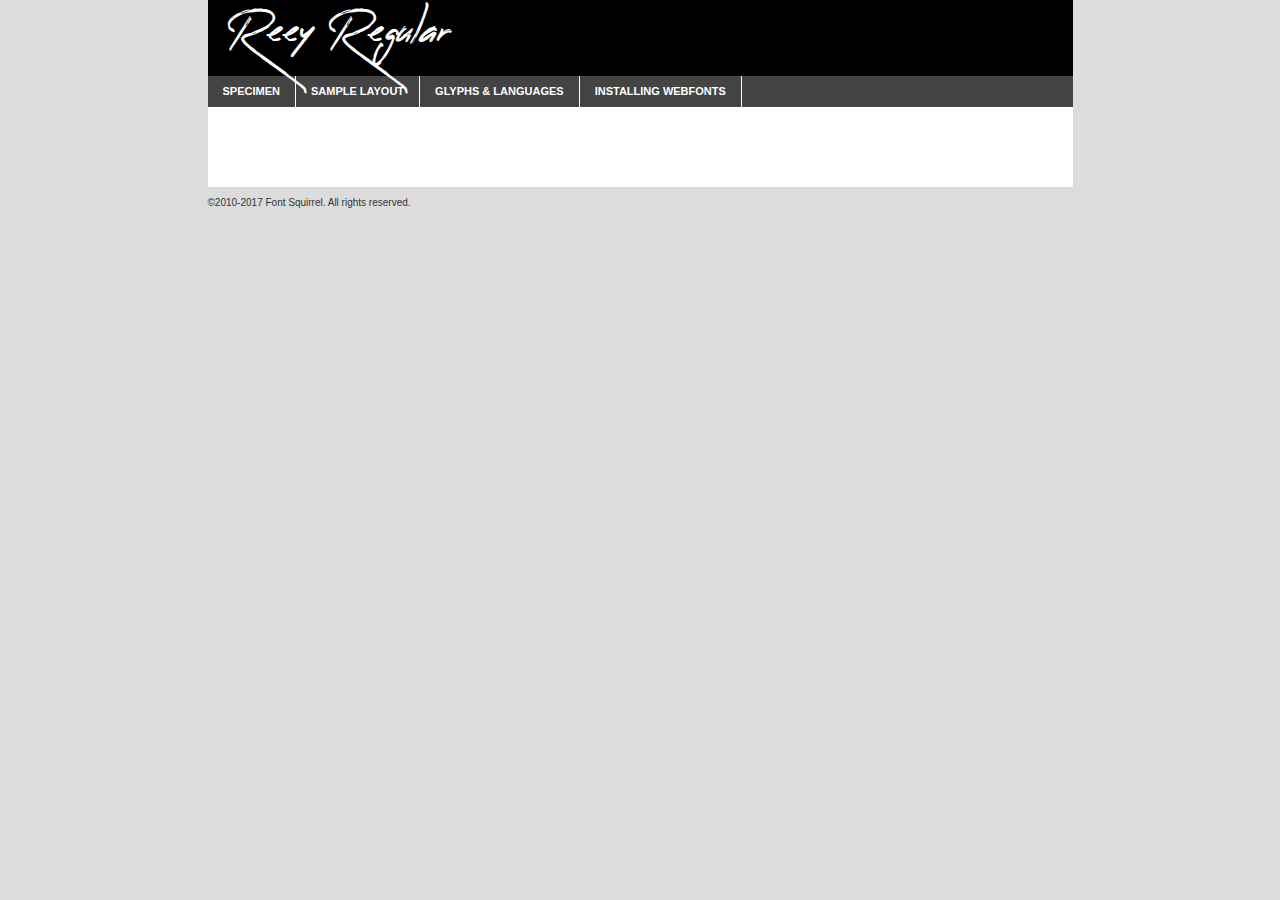
<file: version-3/assets/vendors/reey-font/reey-regular-demo.html>
<!DOCTYPE html PUBLIC "-//W3C//DTD XHTML 1.0 Transitional//EN"
	"http://www.w3.org/TR/xhtml1/DTD/xhtml1-transitional.dtd">

<html xmlns="http://www.w3.org/1999/xhtml" xml:lang="en" lang="en">
<head>
	<meta http-equiv="Content-Type" content="text/html; charset=utf-8" />
	<script src="http://ajax.googleapis.com/ajax/libs/jquery/1.7.2/jquery.min.js" type="text/javascript" charset="utf-8"></script>
	<script type="text/javascript">
	(function($){$.fn.easyTabs=function(option){var param=jQuery.extend({fadeSpeed:"fast",defaultContent:1,activeClass:'active'},option);$(this).each(function(){var thisId="#"+this.id;if(param.defaultContent==''){param.defaultContent=1;}
	if(typeof param.defaultContent=="number")
	{var defaultTab=$(thisId+" .tabs li:eq("+(param.defaultContent-1)+") a").attr('href').substr(1);}else{var defaultTab=param.defaultContent;}
	$(thisId+" .tabs li a").each(function(){var tabToHide=$(this).attr('href').substr(1);$("#"+tabToHide).addClass('easytabs-tab-content');});hideAll();changeContent(defaultTab);function hideAll(){$(thisId+" .easytabs-tab-content").hide();}
	function changeContent(tabId){hideAll();$(thisId+" .tabs li").removeClass(param.activeClass);$(thisId+" .tabs li a[href=#"+tabId+"]").closest('li').addClass(param.activeClass);if(param.fadeSpeed!="none")
	{$(thisId+" #"+tabId).fadeIn(param.fadeSpeed);}else{$(thisId+" #"+tabId).show();}}
	$(thisId+" .tabs li").click(function(){var tabId=$(this).find('a').attr('href').substr(1);changeContent(tabId);return false;});});}})(jQuery);
	</script>
	<link rel="stylesheet" href="specimen_files/specimen_stylesheet.css" type="text/css" charset="utf-8" />
	<link rel="stylesheet" href="stylesheet.css" type="text/css" charset="utf-8" />

	<style type="text/css">
					body{
				font-family: 'reeyregular';
							}
		</style>

	<title>Reey Regular Specimen</title>
	
	
	<script type="text/javascript" charset="utf-8">
		$(document).ready(function() {
			$('#container').easyTabs({defaultContent:1});
		});
	</script>
</head>

<body>
<div id="container">
	<div id="header">
		Reey Regular	</div>
	<ul class="tabs">
		<li><a href="#specimen">Specimen</a></li>
		<li><a href="#layout">Sample Layout</a></li>
				<li><a href="#glyphs">Glyphs &amp; Languages</a></li>
		<li><a href="#installing">Installing Webfonts</a></li>
		
	</ul>
	
	<div id="main_content">

		
			<div id="specimen">
		
				<div class="section">
					<div class="grid12 firstcol">
						<div class="huge">AaBb</div>
					</div>
				</div>
		
				<div class="section">
					<div class="glyph_range">A&#x200B;B&#x200b;C&#x200b;D&#x200b;E&#x200b;F&#x200b;G&#x200b;H&#x200b;I&#x200b;J&#x200b;K&#x200b;L&#x200b;M&#x200b;N&#x200b;O&#x200b;P&#x200b;Q&#x200b;R&#x200b;S&#x200b;T&#x200b;U&#x200b;V&#x200b;W&#x200b;X&#x200b;Y&#x200b;Z&#x200b;a&#x200b;b&#x200b;c&#x200b;d&#x200b;e&#x200b;f&#x200b;g&#x200b;h&#x200b;i&#x200b;j&#x200b;k&#x200b;l&#x200b;m&#x200b;n&#x200b;o&#x200b;p&#x200b;q&#x200b;r&#x200b;s&#x200b;t&#x200b;u&#x200b;v&#x200b;w&#x200b;x&#x200b;y&#x200b;z&#x200b;1&#x200b;2&#x200b;3&#x200b;4&#x200b;5&#x200b;6&#x200b;7&#x200b;8&#x200b;9&#x200b;0&#x200b;&amp;&#x200b;.&#x200b;,&#x200b;?&#x200b;!&#x200b;&#64;&#x200b;(&#x200b;)&#x200b;#&#x200b;$&#x200b;%&#x200b;*&#x200b;+&#x200b;-&#x200b;=&#x200b;:&#x200b;;</div>
				</div>
				<div class="section">
					<div class="grid12 firstcol">
						<table class="sample_table">
							<tr><td>10</td><td class="size10">abcdefghijklmnopqrstuvwxyzABCDEFGHIJKLMNOPQRSTUVWXYZ0123456789abcdefghijklmnopqrstuvwxyzABCDEFGHIJKLMNOPQRSTUVWXYZ0123456789abcdefghijklmnopqrstuvwxyzABCDEFGHIJKLMNOPQRSTUVWXYZ</td></tr>
							<tr><td>11</td><td class="size11">abcdefghijklmnopqrstuvwxyzABCDEFGHIJKLMNOPQRSTUVWXYZ0123456789abcdefghijklmnopqrstuvwxyzABCDEFGHIJKLMNOPQRSTUVWXYZ0123456789abcdefghijklmnopqrstuvwxyzABCDEFGHIJKLMNOPQRSTUVWXYZ</td></tr>
							<tr><td>12</td><td class="size12">abcdefghijklmnopqrstuvwxyzABCDEFGHIJKLMNOPQRSTUVWXYZ0123456789abcdefghijklmnopqrstuvwxyzABCDEFGHIJKLMNOPQRSTUVWXYZ0123456789abcdefghijklmnopqrstuvwxyzABCDEFGHIJKLMNOPQRSTUVWXYZ</td></tr>
							<tr><td>13</td><td class="size13">abcdefghijklmnopqrstuvwxyzABCDEFGHIJKLMNOPQRSTUVWXYZ0123456789abcdefghijklmnopqrstuvwxyzABCDEFGHIJKLMNOPQRSTUVWXYZ0123456789abcdefghijklmnopqrstuvwxyzABCDEFGHIJKLMNOPQRSTUVWXYZ</td></tr>
							<tr><td>14</td><td class="size14">abcdefghijklmnopqrstuvwxyzABCDEFGHIJKLMNOPQRSTUVWXYZ0123456789abcdefghijklmnopqrstuvwxyzABCDEFGHIJKLMNOPQRSTUVWXYZ0123456789abcdefghijklmnopqrstuvwxyzABCDEFGHIJKLMNOPQRSTUVWXYZ</td></tr>
							<tr><td>16</td><td class="size16">abcdefghijklmnopqrstuvwxyzABCDEFGHIJKLMNOPQRSTUVWXYZ0123456789abcdefghijklmnopqrstuvwxyzABCDEFGHIJKLMNOPQRSTUVWXYZ</td></tr>
							<tr><td>18</td><td class="size18">abcdefghijklmnopqrstuvwxyzABCDEFGHIJKLMNOPQRSTUVWXYZ0123456789abcdefghijklmnopqrstuvwxyzABCDEFGHIJKLMNOPQRSTUVWXYZ</td></tr>
							<tr><td>20</td><td class="size20">abcdefghijklmnopqrstuvwxyzABCDEFGHIJKLMNOPQRSTUVWXYZ0123456789abcdefghijklmnopqrstuvwxyzABCDEFGHIJKLMNOPQRSTUVWXYZ</td></tr>
							<tr><td>24</td><td class="size24">abcdefghijklmnopqrstuvwxyzABCDEFGHIJKLMNOPQRSTUVWXYZ0123456789abcdefghijklmnopqrstuvwxyzABCDEFGHIJKLMNOPQRSTUVWXYZ</td></tr>
							<tr><td>30</td><td class="size30">abcdefghijklmnopqrstuvwxyzABCDEFGHIJKLMNOPQRSTUVWXYZ0123456789abcdefghijklmnopqrstuvwxyzABCDEFGHIJKLMNOPQRSTUVWXYZ</td></tr>
							<tr><td>36</td><td class="size36">abcdefghijklmnopqrstuvwxyzABCDEFGHIJKLMNOPQRSTUVWXYZ0123456789abcdefghijklmnopqrstuvwxyzABCDEFGHIJKLMNOPQRSTUVWXYZ</td></tr>
							<tr><td>48</td><td class="size48">abcdefghijklmnopqrstuvwxyzABCDEFGHIJKLMNOPQRSTUVWXYZ0123456789abcdefghijklmnopqrstuvwxyzABCDEFGHIJKLMNOPQRSTUVWXYZ</td></tr>
							<tr><td>60</td><td class="size60">abcdefghijklmnopqrstuvwxyzABCDEFGHIJKLMNOPQRSTUVWXYZ0123456789abcdefghijklmnopqrstuvwxyzABCDEFGHIJKLMNOPQRSTUVWXYZ</td></tr>
							<tr><td>72</td><td class="size72">abcdefghijklmnopqrstuvwxyzABCDEFGHIJKLMNOPQRSTUVWXYZ0123456789abcdefghijklmnopqrstuvwxyzABCDEFGHIJKLMNOPQRSTUVWXYZ</td></tr>
							<tr><td>90</td><td class="size90">abcdefghijklmnopqrstuvwxyzABCDEFGHIJKLMNOPQRSTUVWXYZ0123456789abcdefghijklmnopqrstuvwxyzABCDEFGHIJKLMNOPQRSTUVWXYZ</td></tr>
						</table>
				
					</div>
			
				</div>
		
		
		
								<div class="section" id="bodycomparison">


										<div id="xheight">
				<div class="fontbody">&#x25FC;&#x25FC;&#x25FC;&#x25FC;&#x25FC;&#x25FC;&#x25FC;&#x25FC;&#x25FC;&#x25FC;&#x25FC;&#x25FC;&#x25FC;&#x25FC;&#x25FC;&#x25FC;&#x25FC;&#x25FC;&#x25FC;&#x25FC;&#x25FC;&#x25FC;&#x25FC;&#x25FC;&#x25FC;&#x25FC;&#x25FC;&#x25FC;&#x25FC;&#x25FC;&#x25FC;&#x25FC;&#x25FC;&#x25FC;&#x25FC;&#x25FC;&#x25FC;&#x25FC;&#x25FC;&#x25FC;&#x25FC;&#x25FC;&#x25FC;&#x25FC;&#x25FC;&#x25FC;&#x25FC;&#x25FC;&#x25FC;&#x25FC;&#x25FC;&#x25FC;&#x25FC;&#x25FC;&#x25FC;&#x25FC;&#x25FC;&#x25FC;&#x25FC;&#x25FC;&#x25FC;&#x25FC;&#x25FC;&#x25FC;&#x25FC;&#x25FC;&#x25FC;&#x25FC;&#x25FC;&#x25FC;&#x25FC;&#x25FC;&#x25FC;&#x25FC;&#x25FC;&#x25FC;&#x25FC;&#x25FC;&#x25FC;&#x25FC;&#x25FC;&#x25FC;&#x25FC;&#x25FC;&#x25FC;&#x25FC;&#x25FC;&#x25FC;&#x25FC;&#x25FC;&#x25FC;&#x25FC;&#x25FC;&#x25FC;&#x25FC;&#x25FC;&#x25FC;&#x25FC;&#x25FC;body</div><div class="arialbody">body</div><div class="verdanabody">body</div><div class="georgiabody">body</div></div>
										<div class="fontbody" style="z-index:1">
											body<span>Reey Regular</span>
										</div>
										<div class="arialbody" style="z-index:1">
											body<span>Arial</span>
										</div>
										<div class="verdanabody" style="z-index:1">
											body<span>Verdana</span>
										</div>
										<div class="georgiabody" style="z-index:1">
											body<span>Georgia</span>
										</div>



								</div>
		
		
				<div class="section psample psample_row1" id="">
					
					<div class="grid2 firstcol">
						<p class="size10"><span>10.</span>Aenean lacinia bibendum nulla sed consectetur. Fusce dapibus, tellus ac cursus commodo, tortor mauris condimentum nibh, ut fermentum massa justo sit amet risus. Nullam id dolor id nibh ultricies vehicula ut id elit. Cum sociis natoque penatibus et magnis dis parturient montes, nascetur ridiculus mus. Nulla vitae elit libero, a pharetra augue.</p>
			
					</div>
					<div class="grid3">
						<p class="size11"><span>11.</span>Aenean lacinia bibendum nulla sed consectetur. Fusce dapibus, tellus ac cursus commodo, tortor mauris condimentum nibh, ut fermentum massa justo sit amet risus. Nullam id dolor id nibh ultricies vehicula ut id elit. Cum sociis natoque penatibus et magnis dis parturient montes, nascetur ridiculus mus. Nulla vitae elit libero, a pharetra augue.</p>
			
					</div>
					<div class="grid3">
						<p class="size12"><span>12.</span>Aenean lacinia bibendum nulla sed consectetur. Fusce dapibus, tellus ac cursus commodo, tortor mauris condimentum nibh, ut fermentum massa justo sit amet risus. Nullam id dolor id nibh ultricies vehicula ut id elit. Cum sociis natoque penatibus et magnis dis parturient montes, nascetur ridiculus mus. Nulla vitae elit libero, a pharetra augue.</p>
			
					</div>
					<div class="grid4">
						<p class="size13"><span>13.</span>Aenean lacinia bibendum nulla sed consectetur. Fusce dapibus, tellus ac cursus commodo, tortor mauris condimentum nibh, ut fermentum massa justo sit amet risus. Nullam id dolor id nibh ultricies vehicula ut id elit. Cum sociis natoque penatibus et magnis dis parturient montes, nascetur ridiculus mus. Nulla vitae elit libero, a pharetra augue.</p>
			
					</div>
					<div class="white_blend"></div>
					
				</div>
				<div class="section psample psample_row2" id="">
					<div class="grid3 firstcol">
						<p class="size14"><span>14.</span>Aenean lacinia bibendum nulla sed consectetur. Fusce dapibus, tellus ac cursus commodo, tortor mauris condimentum nibh, ut fermentum massa justo sit amet risus. Nullam id dolor id nibh ultricies vehicula ut id elit. Cum sociis natoque penatibus et magnis dis parturient montes, nascetur ridiculus mus. Nulla vitae elit libero, a pharetra augue.</p>
			
					</div>
					<div class="grid4">
						<p class="size16"><span>16.</span>Aenean lacinia bibendum nulla sed consectetur. Fusce dapibus, tellus ac cursus commodo, tortor mauris condimentum nibh, ut fermentum massa justo sit amet risus. Nullam id dolor id nibh ultricies vehicula ut id elit. Cum sociis natoque penatibus et magnis dis parturient montes, nascetur ridiculus mus. Nulla vitae elit libero, a pharetra augue.</p>
			
					</div>
					<div class="grid5">
						<p class="size18"><span>18.</span>Aenean lacinia bibendum nulla sed consectetur. Fusce dapibus, tellus ac cursus commodo, tortor mauris condimentum nibh, ut fermentum massa justo sit amet risus. Nullam id dolor id nibh ultricies vehicula ut id elit. Cum sociis natoque penatibus et magnis dis parturient montes, nascetur ridiculus mus. Nulla vitae elit libero, a pharetra augue.</p>
			
					</div>

					<div class="white_blend"></div>

				</div>
				
				<div class="section psample psample_row3" id="">
					<div class="grid5 firstcol">
						<p class="size20"><span>20.</span>Aenean lacinia bibendum nulla sed consectetur. Fusce dapibus, tellus ac cursus commodo, tortor mauris condimentum nibh, ut fermentum massa justo sit amet risus. Nullam id dolor id nibh ultricies vehicula ut id elit. Cum sociis natoque penatibus et magnis dis parturient montes, nascetur ridiculus mus. Nulla vitae elit libero, a pharetra augue.</p>
					</div>
					<div class="grid7">
						<p class="size24"><span>24.</span>Aenean lacinia bibendum nulla sed consectetur. Fusce dapibus, tellus ac cursus commodo, tortor mauris condimentum nibh, ut fermentum massa justo sit amet risus. Nullam id dolor id nibh ultricies vehicula ut id elit. Cum sociis natoque penatibus et magnis dis parturient montes, nascetur ridiculus mus. Nulla vitae elit libero, a pharetra augue.</p>
					</div>
					
					<div class="white_blend"></div>
					
				</div>
				
				<div class="section psample psample_row4" id="">
					<div class="grid12 firstcol">
						<p class="size30"><span>30.</span>Aenean lacinia bibendum nulla sed consectetur. Fusce dapibus, tellus ac cursus commodo, tortor mauris condimentum nibh, ut fermentum massa justo sit amet risus. Nullam id dolor id nibh ultricies vehicula ut id elit. Cum sociis natoque penatibus et magnis dis parturient montes, nascetur ridiculus mus. Nulla vitae elit libero, a pharetra augue.</p>
					</div>
					<div class="white_blend"></div>
					
				</div>
				
				
				
				<div class="section psample psample_row1 fullreverse">
					<div class="grid2 firstcol">
						<p class="size10"><span>10.</span>Aenean lacinia bibendum nulla sed consectetur. Fusce dapibus, tellus ac cursus commodo, tortor mauris condimentum nibh, ut fermentum massa justo sit amet risus. Nullam id dolor id nibh ultricies vehicula ut id elit. Cum sociis natoque penatibus et magnis dis parturient montes, nascetur ridiculus mus. Nulla vitae elit libero, a pharetra augue.</p>
			
					</div>
					<div class="grid3">
						<p class="size11"><span>11.</span>Aenean lacinia bibendum nulla sed consectetur. Fusce dapibus, tellus ac cursus commodo, tortor mauris condimentum nibh, ut fermentum massa justo sit amet risus. Nullam id dolor id nibh ultricies vehicula ut id elit. Cum sociis natoque penatibus et magnis dis parturient montes, nascetur ridiculus mus. Nulla vitae elit libero, a pharetra augue.</p>
			
					</div>
					<div class="grid3">
						<p class="size12"><span>12.</span>Aenean lacinia bibendum nulla sed consectetur. Fusce dapibus, tellus ac cursus commodo, tortor mauris condimentum nibh, ut fermentum massa justo sit amet risus. Nullam id dolor id nibh ultricies vehicula ut id elit. Cum sociis natoque penatibus et magnis dis parturient montes, nascetur ridiculus mus. Nulla vitae elit libero, a pharetra augue.</p>
			
					</div>
					<div class="grid4">
						<p class="size13"><span>13.</span>Aenean lacinia bibendum nulla sed consectetur. Fusce dapibus, tellus ac cursus commodo, tortor mauris condimentum nibh, ut fermentum massa justo sit amet risus. Nullam id dolor id nibh ultricies vehicula ut id elit. Cum sociis natoque penatibus et magnis dis parturient montes, nascetur ridiculus mus. Nulla vitae elit libero, a pharetra augue.</p>
			
					</div>
					<div class="black_blend"></div>
					
				</div>
				
				<div class="section psample psample_row2 fullreverse">
					<div class="grid3 firstcol">
						<p class="size14"><span>14.</span>Aenean lacinia bibendum nulla sed consectetur. Fusce dapibus, tellus ac cursus commodo, tortor mauris condimentum nibh, ut fermentum massa justo sit amet risus. Nullam id dolor id nibh ultricies vehicula ut id elit. Cum sociis natoque penatibus et magnis dis parturient montes, nascetur ridiculus mus. Nulla vitae elit libero, a pharetra augue.</p>
			
					</div>
					<div class="grid4">
						<p class="size16"><span>16.</span>Aenean lacinia bibendum nulla sed consectetur. Fusce dapibus, tellus ac cursus commodo, tortor mauris condimentum nibh, ut fermentum massa justo sit amet risus. Nullam id dolor id nibh ultricies vehicula ut id elit. Cum sociis natoque penatibus et magnis dis parturient montes, nascetur ridiculus mus. Nulla vitae elit libero, a pharetra augue.</p>
			
					</div>
					<div class="grid5">
						<p class="size18"><span>18.</span>Aenean lacinia bibendum nulla sed consectetur. Fusce dapibus, tellus ac cursus commodo, tortor mauris condimentum nibh, ut fermentum massa justo sit amet risus. Nullam id dolor id nibh ultricies vehicula ut id elit. Cum sociis natoque penatibus et magnis dis parturient montes, nascetur ridiculus mus. Nulla vitae elit libero, a pharetra augue.</p>
			
					</div>
					<div class="black_blend"></div>

				</div>
				
				<div class="section psample fullreverse psample_row3" id="">
					<div class="grid5 firstcol">
						<p class="size20"><span>20.</span>Aenean lacinia bibendum nulla sed consectetur. Fusce dapibus, tellus ac cursus commodo, tortor mauris condimentum nibh, ut fermentum massa justo sit amet risus. Nullam id dolor id nibh ultricies vehicula ut id elit. Cum sociis natoque penatibus et magnis dis parturient montes, nascetur ridiculus mus. Nulla vitae elit libero, a pharetra augue.</p>
					</div>
					<div class="grid7">
						<p class="size24"><span>24.</span>Aenean lacinia bibendum nulla sed consectetur. Fusce dapibus, tellus ac cursus commodo, tortor mauris condimentum nibh, ut fermentum massa justo sit amet risus. Nullam id dolor id nibh ultricies vehicula ut id elit. Cum sociis natoque penatibus et magnis dis parturient montes, nascetur ridiculus mus. Nulla vitae elit libero, a pharetra augue.</p>
					</div>
					
					<div class="black_blend"></div>
					
				</div>
				
				<div class="section psample fullreverse psample_row4" id="" style="border-bottom: 20px #000 solid;">
					<div class="grid12 firstcol">
						<p class="size30"><span>30.</span>Aenean lacinia bibendum nulla sed consectetur. Fusce dapibus, tellus ac cursus commodo, tortor mauris condimentum nibh, ut fermentum massa justo sit amet risus. Nullam id dolor id nibh ultricies vehicula ut id elit. Cum sociis natoque penatibus et magnis dis parturient montes, nascetur ridiculus mus. Nulla vitae elit libero, a pharetra augue.</p>
					</div>
					<div class="black_blend"></div>
					
				</div>
				
				
				
				
			</div>
			
			<div id="layout">
				
				<div class="section">
					
					<div class="grid12 firstcol">
						<h1>Lorem Ipsum Dolor</h1>
						<h2>Etiam porta sem malesuada magna mollis euismod</h2>
						
						<p class="byline">By <a href="#link">Aenean Lacinia</a></p>
					</div>
				</div>
				<div class="section">
					<div class="grid8 firstcol">
						<p class="large">Donec sed odio dui. Morbi leo risus, porta ac consectetur ac, vestibulum at eros. Fusce dapibus, tellus ac cursus commodo, tortor mauris condimentum nibh, ut fermentum massa justo sit amet risus. </p>

						
						<h3>Pellentesque ornare sem</h3>

						<p>Maecenas sed diam eget risus varius blandit sit amet non magna. Maecenas faucibus mollis interdum. Donec ullamcorper nulla non metus auctor fringilla. Nullam id dolor id nibh ultricies vehicula ut id elit. Nullam id dolor id nibh ultricies vehicula ut id elit. </p>

						<p>Aenean eu leo quam. Pellentesque ornare sem lacinia quam venenatis vestibulum. Lorem ipsum dolor sit amet, consectetur adipiscing elit. Cum sociis natoque penatibus et magnis dis parturient montes, nascetur ridiculus mus. </p>

						<p>Nulla vitae elit libero, a pharetra augue. Praesent commodo cursus magna, vel scelerisque nisl consectetur et. Aenean lacinia bibendum nulla sed consectetur. </p>

						<p>Nullam quis risus eget urna mollis ornare vel eu leo. Nullam quis risus eget urna mollis ornare vel eu leo. Maecenas sed diam eget risus varius blandit sit amet non magna. Donec ullamcorper nulla non metus auctor fringilla. </p>

						<h3>Cras mattis consectetur</h3>

						<p>Aenean eu leo quam. Pellentesque ornare sem lacinia quam venenatis vestibulum. Aenean lacinia bibendum nulla sed consectetur. Integer posuere erat a ante venenatis dapibus posuere velit aliquet. Cras mattis consectetur purus sit amet fermentum. </p>

						<p>Nullam id dolor id nibh ultricies vehicula ut id elit. Nullam quis risus eget urna mollis ornare vel eu leo. Cras mattis consectetur purus sit amet fermentum.</p>
					</div>
					
					<div class="grid4 sidebar">
						
						<div class="box reverse">
							<p class="last">Nullam quis risus eget urna mollis ornare vel eu leo. Donec ullamcorper nulla non metus auctor fringilla. Cras mattis consectetur purus sit amet fermentum. Sed posuere consectetur est at lobortis. Lorem ipsum dolor sit amet, consectetur adipiscing elit. </p>
						</div>
						
						<p class="caption">Maecenas sed diam eget risus varius.</p>

						<p>Vestibulum id ligula porta felis euismod semper. Integer posuere erat a ante venenatis dapibus posuere velit aliquet. Vestibulum id ligula porta felis euismod semper. Sed posuere consectetur est at lobortis. Maecenas sed diam eget risus varius blandit sit amet non magna. Fusce dapibus, tellus ac cursus commodo, tortor mauris condimentum nibh, ut fermentum massa justo sit amet risus. </p>

					

						<p>Duis mollis, est non commodo luctus, nisi erat porttitor ligula, eget lacinia odio sem nec elit. Aenean lacinia bibendum nulla sed consectetur. Vivamus sagittis lacus vel augue laoreet rutrum faucibus dolor auctor. Aenean lacinia bibendum nulla sed consectetur. Nullam quis risus eget urna mollis ornare vel eu leo. </p>

						<p>Praesent commodo cursus magna, vel scelerisque nisl consectetur et. Donec ullamcorper nulla non metus auctor fringilla. Maecenas faucibus mollis interdum. Fusce dapibus, tellus ac cursus commodo, tortor mauris condimentum nibh, ut fermentum massa justo sit amet risus. </p>

					</div>
				</div>
				
			</div>


			



		<div id="glyphs">
			<div class="section">
				<div class="grid12 firstcol">
			
				<h1>Language Support</h1>
				<p>The subset of Reey Regular in this kit supports the following languages:<br />
			
					English, Arrernte, Bislama, Cebuano, Fijian, Gilbertese, Hmong, Ibanag, Iloko_ilokano, Interglossa_glosa, Interlingua, Lojban, Norfolk_pitcairnese, Oromo, Rotokas, Seychelles_creole, Shona, Somali, Southern_ndebele, Swahili, Swati_swazi, Tok_pisin, Warlpiri, Xhosa, Zulu, Latinbasic, Ubasic, Demo				</p>
				<h1>Glyph Chart</h1>
				<p>The subset of Reey Regular in this kit includes all the glyphs listed below. Unicode entities are included above each glyph to help you insert individual characters into your layout.</p>
				<div id="glyph_chart">
			
																				 <div><p>&amp;#32;</p>&#32;</div>
																				 <div><p>&amp;#33;</p>&#33;</div>
																				 <div><p>&amp;#34;</p>&#34;</div>
																				 <div><p>&amp;#35;</p>&#35;</div>
																				 <div><p>&amp;#36;</p>&#36;</div>
																				 <div><p>&amp;#37;</p>&#37;</div>
																				 <div><p>&amp;#38;</p>&#38;</div>
																				 <div><p>&amp;#39;</p>&#39;</div>
																				 <div><p>&amp;#40;</p>&#40;</div>
																				 <div><p>&amp;#41;</p>&#41;</div>
																				 <div><p>&amp;#42;</p>&#42;</div>
																				 <div><p>&amp;#43;</p>&#43;</div>
																				 <div><p>&amp;#44;</p>&#44;</div>
																				 <div><p>&amp;#45;</p>&#45;</div>
																				 <div><p>&amp;#46;</p>&#46;</div>
																				 <div><p>&amp;#47;</p>&#47;</div>
																				 <div><p>&amp;#48;</p>&#48;</div>
																				 <div><p>&amp;#49;</p>&#49;</div>
																				 <div><p>&amp;#50;</p>&#50;</div>
																				 <div><p>&amp;#51;</p>&#51;</div>
																				 <div><p>&amp;#52;</p>&#52;</div>
																				 <div><p>&amp;#53;</p>&#53;</div>
																				 <div><p>&amp;#54;</p>&#54;</div>
																				 <div><p>&amp;#55;</p>&#55;</div>
																				 <div><p>&amp;#56;</p>&#56;</div>
																				 <div><p>&amp;#57;</p>&#57;</div>
																				 <div><p>&amp;#58;</p>&#58;</div>
																				 <div><p>&amp;#59;</p>&#59;</div>
																				 <div><p>&amp;#60;</p>&#60;</div>
																				 <div><p>&amp;#61;</p>&#61;</div>
																				 <div><p>&amp;#62;</p>&#62;</div>
																				 <div><p>&amp;#63;</p>&#63;</div>
																				 <div><p>&amp;#64;</p>&#64;</div>
																				 <div><p>&amp;#65;</p>&#65;</div>
																				 <div><p>&amp;#66;</p>&#66;</div>
																				 <div><p>&amp;#67;</p>&#67;</div>
																				 <div><p>&amp;#68;</p>&#68;</div>
																				 <div><p>&amp;#69;</p>&#69;</div>
																				 <div><p>&amp;#70;</p>&#70;</div>
																				 <div><p>&amp;#71;</p>&#71;</div>
																				 <div><p>&amp;#72;</p>&#72;</div>
																				 <div><p>&amp;#73;</p>&#73;</div>
																				 <div><p>&amp;#74;</p>&#74;</div>
																				 <div><p>&amp;#75;</p>&#75;</div>
																				 <div><p>&amp;#76;</p>&#76;</div>
																				 <div><p>&amp;#77;</p>&#77;</div>
																				 <div><p>&amp;#78;</p>&#78;</div>
																				 <div><p>&amp;#79;</p>&#79;</div>
																				 <div><p>&amp;#80;</p>&#80;</div>
																				 <div><p>&amp;#81;</p>&#81;</div>
																				 <div><p>&amp;#82;</p>&#82;</div>
																				 <div><p>&amp;#83;</p>&#83;</div>
																				 <div><p>&amp;#84;</p>&#84;</div>
																				 <div><p>&amp;#85;</p>&#85;</div>
																				 <div><p>&amp;#86;</p>&#86;</div>
																				 <div><p>&amp;#87;</p>&#87;</div>
																				 <div><p>&amp;#88;</p>&#88;</div>
																				 <div><p>&amp;#89;</p>&#89;</div>
																				 <div><p>&amp;#90;</p>&#90;</div>
																				 <div><p>&amp;#91;</p>&#91;</div>
																				 <div><p>&amp;#92;</p>&#92;</div>
																				 <div><p>&amp;#93;</p>&#93;</div>
																				 <div><p>&amp;#94;</p>&#94;</div>
																				 <div><p>&amp;#95;</p>&#95;</div>
																				 <div><p>&amp;#96;</p>&#96;</div>
																				 <div><p>&amp;#97;</p>&#97;</div>
																				 <div><p>&amp;#98;</p>&#98;</div>
																				 <div><p>&amp;#99;</p>&#99;</div>
																				 <div><p>&amp;#100;</p>&#100;</div>
																				 <div><p>&amp;#101;</p>&#101;</div>
																				 <div><p>&amp;#102;</p>&#102;</div>
																				 <div><p>&amp;#103;</p>&#103;</div>
																				 <div><p>&amp;#104;</p>&#104;</div>
																				 <div><p>&amp;#105;</p>&#105;</div>
																				 <div><p>&amp;#106;</p>&#106;</div>
																				 <div><p>&amp;#107;</p>&#107;</div>
																				 <div><p>&amp;#108;</p>&#108;</div>
																				 <div><p>&amp;#109;</p>&#109;</div>
																				 <div><p>&amp;#110;</p>&#110;</div>
																				 <div><p>&amp;#111;</p>&#111;</div>
																				 <div><p>&amp;#112;</p>&#112;</div>
																				 <div><p>&amp;#113;</p>&#113;</div>
																				 <div><p>&amp;#114;</p>&#114;</div>
																				 <div><p>&amp;#115;</p>&#115;</div>
																				 <div><p>&amp;#116;</p>&#116;</div>
																				 <div><p>&amp;#117;</p>&#117;</div>
																				 <div><p>&amp;#118;</p>&#118;</div>
																				 <div><p>&amp;#119;</p>&#119;</div>
																				 <div><p>&amp;#120;</p>&#120;</div>
																				 <div><p>&amp;#121;</p>&#121;</div>
																				 <div><p>&amp;#122;</p>&#122;</div>
																				 <div><p>&amp;#123;</p>&#123;</div>
																				 <div><p>&amp;#124;</p>&#124;</div>
																				 <div><p>&amp;#125;</p>&#125;</div>
																				 <div><p>&amp;#126;</p>&#126;</div>
																				 <div><p>&amp;#160;</p>&#160;</div>
																				 <div><p>&amp;#161;</p>&#161;</div>
																				 <div><p>&amp;#162;</p>&#162;</div>
																				 <div><p>&amp;#163;</p>&#163;</div>
																				 <div><p>&amp;#164;</p>&#164;</div>
																				 <div><p>&amp;#165;</p>&#165;</div>
																				 <div><p>&amp;#166;</p>&#166;</div>
																				 <div><p>&amp;#167;</p>&#167;</div>
																				 <div><p>&amp;#168;</p>&#168;</div>
																				 <div><p>&amp;#169;</p>&#169;</div>
																				 <div><p>&amp;#171;</p>&#171;</div>
																				 <div><p>&amp;#173;</p>&#173;</div>
																				 <div><p>&amp;#174;</p>&#174;</div>
																				 <div><p>&amp;#176;</p>&#176;</div>
																				 <div><p>&amp;#177;</p>&#177;</div>
																				 <div><p>&amp;#180;</p>&#180;</div>
																				 <div><p>&amp;#183;</p>&#183;</div>
																				 <div><p>&amp;#184;</p>&#184;</div>
																				 <div><p>&amp;#187;</p>&#187;</div>
																				 <div><p>&amp;#191;</p>&#191;</div>
																				 <div><p>&amp;#215;</p>&#215;</div>
																				 <div><p>&amp;#224;</p>&#224;</div>
																				 <div><p>&amp;#225;</p>&#225;</div>
																				 <div><p>&amp;#226;</p>&#226;</div>
																				 <div><p>&amp;#227;</p>&#227;</div>
																				 <div><p>&amp;#228;</p>&#228;</div>
																				 <div><p>&amp;#229;</p>&#229;</div>
																				 <div><p>&amp;#231;</p>&#231;</div>
																				 <div><p>&amp;#232;</p>&#232;</div>
																				 <div><p>&amp;#233;</p>&#233;</div>
																				 <div><p>&amp;#234;</p>&#234;</div>
																				 <div><p>&amp;#235;</p>&#235;</div>
																				 <div><p>&amp;#236;</p>&#236;</div>
																				 <div><p>&amp;#237;</p>&#237;</div>
																				 <div><p>&amp;#238;</p>&#238;</div>
																				 <div><p>&amp;#239;</p>&#239;</div>
																				 <div><p>&amp;#241;</p>&#241;</div>
																				 <div><p>&amp;#242;</p>&#242;</div>
																				 <div><p>&amp;#243;</p>&#243;</div>
																				 <div><p>&amp;#244;</p>&#244;</div>
																				 <div><p>&amp;#245;</p>&#245;</div>
																				 <div><p>&amp;#246;</p>&#246;</div>
																				 <div><p>&amp;#247;</p>&#247;</div>
																				 <div><p>&amp;#249;</p>&#249;</div>
																				 <div><p>&amp;#250;</p>&#250;</div>
																				 <div><p>&amp;#251;</p>&#251;</div>
																				 <div><p>&amp;#252;</p>&#252;</div>
																				 <div><p>&amp;#253;</p>&#253;</div>
																				 <div><p>&amp;#255;</p>&#255;</div>
																				 <div><p>&amp;#710;</p>&#710;</div>
																				 <div><p>&amp;#732;</p>&#732;</div>
																				 <div><p>&amp;#8192;</p>&#8192;</div>
																				 <div><p>&amp;#8193;</p>&#8193;</div>
																				 <div><p>&amp;#8194;</p>&#8194;</div>
																				 <div><p>&amp;#8195;</p>&#8195;</div>
																				 <div><p>&amp;#8196;</p>&#8196;</div>
																				 <div><p>&amp;#8197;</p>&#8197;</div>
																				 <div><p>&amp;#8198;</p>&#8198;</div>
																				 <div><p>&amp;#8199;</p>&#8199;</div>
																				 <div><p>&amp;#8200;</p>&#8200;</div>
																				 <div><p>&amp;#8201;</p>&#8201;</div>
																				 <div><p>&amp;#8202;</p>&#8202;</div>
																				 <div><p>&amp;#8208;</p>&#8208;</div>
																				 <div><p>&amp;#8209;</p>&#8209;</div>
																				 <div><p>&amp;#8210;</p>&#8210;</div>
																				 <div><p>&amp;#8211;</p>&#8211;</div>
																				 <div><p>&amp;#8212;</p>&#8212;</div>
																				 <div><p>&amp;#8216;</p>&#8216;</div>
																				 <div><p>&amp;#8217;</p>&#8217;</div>
																				 <div><p>&amp;#8218;</p>&#8218;</div>
																				 <div><p>&amp;#8220;</p>&#8220;</div>
																				 <div><p>&amp;#8221;</p>&#8221;</div>
																				 <div><p>&amp;#8222;</p>&#8222;</div>
																				 <div><p>&amp;#8226;</p>&#8226;</div>
																				 <div><p>&amp;#8230;</p>&#8230;</div>
																				 <div><p>&amp;#8239;</p>&#8239;</div>
																				 <div><p>&amp;#8249;</p>&#8249;</div>
																				 <div><p>&amp;#8250;</p>&#8250;</div>
																				 <div><p>&amp;#8287;</p>&#8287;</div>
																				 <div><p>&amp;#8364;</p>&#8364;</div>
																				 <div><p>&amp;#8482;</p>&#8482;</div>
																				 <div><p>&amp;#9724;</p>&#9724;</div>
																																																</div>	
				</div>
		
		
			</div>
		</div>
		
		
		<div id="specs">
			
		</div>
	
		<div id="installing">
			<div class="section">
				<div class="grid7 firstcol">
					<h1>Installing Webfonts</h1>
					
					<p>Webfonts are supported by all major browser platforms but not all in the same way. There are currently four different font formats that must be included in order to target all browsers. This includes TTF, WOFF, EOT and SVG.</p>
					
					<h2>1. Upload your webfonts</h2>
					<p>You must upload your webfont kit to your website. They should be in or near the same directory as your CSS files.</p>
					
					<h2>2. Include the webfont stylesheet</h2>
					<p>A special CSS @font-face declaration helps the various browsers select the appropriate font it needs without causing you a bunch of headaches. Learn more about this syntax by reading the <a href="https://www.fontspring.com/blog/further-hardening-of-the-bulletproof-syntax">Fontspring blog post</a> about it. The code for it is as follows:</p>


<code>
@font-face{ 
	font-family: 'MyWebFont';
	src: url('WebFont.eot');
	src: url('WebFont.eot?#iefix') format('embedded-opentype'),
	     url('WebFont.woff') format('woff'),
	     url('WebFont.ttf') format('truetype'),
	     url('WebFont.svg#webfont') format('svg');
}
</code>

	<p>We've already gone ahead and generated the code for you. All you have to do is link to the stylesheet in your HTML, like this:</p>
	<code>&lt;link rel=&quot;stylesheet&quot; href=&quot;stylesheet.css&quot; type=&quot;text/css&quot; charset=&quot;utf-8&quot; /&gt;</code>

					<h2>3. Modify your own stylesheet</h2>
					<p>To take advantage of your new fonts, you must tell your stylesheet to use them. Look at the original @font-face declaration above and find the property called "font-family." The name linked there will be what you use to reference the font. Prepend that webfont name to the font stack in the "font-family" property, inside the selector you want to change. For example:</p>
<code>p { font-family: 'WebFont', Arial, sans-serif; }</code>

<h2>4. Test</h2>
<p>Getting webfonts to work cross-browser <em>can</em> be tricky. Use the information in the sidebar to help you if you find that fonts aren't loading in a particular browser.</p>
				</div>
				
				<div class="grid5 sidebar">
					<div class="box">
						<h2>Troubleshooting<br />Font-Face Problems</h2>
						<p>Having trouble getting your webfonts to load in your new website? Here are some tips to sort out what might be the problem.</p>

						<h3>Fonts not showing in any browser</h3>

						<p>This sounds like you need to work on the plumbing. You either did not upload the fonts to the correct directory, or you did not link the fonts properly in the CSS. If you've confirmed that all this is correct and you still have a problem, take a look at your .htaccess file and see if requests are getting intercepted.</p>

						<h3>Fonts not loading in iPhone or iPad</h3>

						<p>The most common problem here is that you are serving the fonts from an IIS server. IIS refuses to serve files that have unknown MIME types. If that is the case, you must set the MIME type for SVG to "image/svg+xml" in the server settings. Follow these instructions from Microsoft if you need help.</p>

						<h3>Fonts not loading in Firefox</h3>

						<p>The primary reason for this failure? You are still using a version Firefox older than 3.5. So upgrade already! If that isn't it, then you are very likely serving fonts from a different domain. Firefox requires that all font assets be served from the same domain. Lastly it is possible that you need to add WOFF to your list of MIME types (if you are serving via IIS.)</p>

						<h3>Fonts not loading in IE</h3>

						<p>Are you looking at Internet Explorer on an actual Windows machine or are you cheating by using a service like Adobe BrowserLab? Many of these screenshot services do not render @font-face for IE. Best to test it on a real machine.</p>

						<h3>Fonts not loading in IE9</h3>

						<p>IE9, like Firefox, requires that fonts be served from the same domain as the website. Make sure that is the case.</p>
					</div>
				</div>
			</div>
			
		</div>
	
	</div>
	<div id="footer">
		<p>&copy;2010-2017 Font Squirrel. All rights reserved.</p>
	</div>
</div>
</body>
</html>
</file>
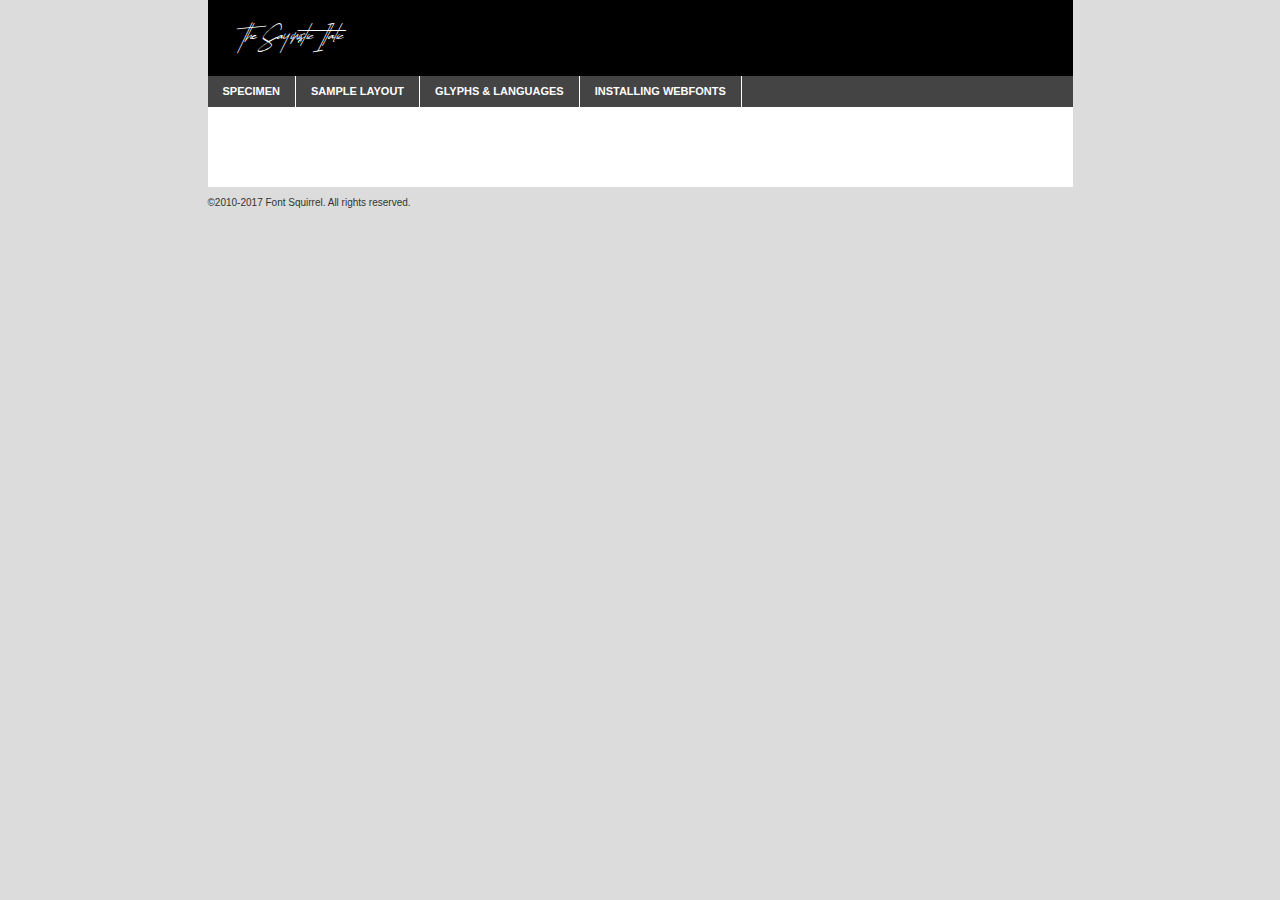
<file: version-3/assets/vendors/the-sayinistic-font/the_sayinistic_demo-demo.html>
<!DOCTYPE html PUBLIC "-//W3C//DTD XHTML 1.0 Transitional//EN"
	"http://www.w3.org/TR/xhtml1/DTD/xhtml1-transitional.dtd">

<html xmlns="http://www.w3.org/1999/xhtml" xml:lang="en" lang="en">
<head>
	<meta http-equiv="Content-Type" content="text/html; charset=utf-8" />
	<script src="http://ajax.googleapis.com/ajax/libs/jquery/1.7.2/jquery.min.js" type="text/javascript" charset="utf-8"></script>
	<script type="text/javascript">
	(function($){$.fn.easyTabs=function(option){var param=jQuery.extend({fadeSpeed:"fast",defaultContent:1,activeClass:'active'},option);$(this).each(function(){var thisId="#"+this.id;if(param.defaultContent==''){param.defaultContent=1;}
	if(typeof param.defaultContent=="number")
	{var defaultTab=$(thisId+" .tabs li:eq("+(param.defaultContent-1)+") a").attr('href').substr(1);}else{var defaultTab=param.defaultContent;}
	$(thisId+" .tabs li a").each(function(){var tabToHide=$(this).attr('href').substr(1);$("#"+tabToHide).addClass('easytabs-tab-content');});hideAll();changeContent(defaultTab);function hideAll(){$(thisId+" .easytabs-tab-content").hide();}
	function changeContent(tabId){hideAll();$(thisId+" .tabs li").removeClass(param.activeClass);$(thisId+" .tabs li a[href=#"+tabId+"]").closest('li').addClass(param.activeClass);if(param.fadeSpeed!="none")
	{$(thisId+" #"+tabId).fadeIn(param.fadeSpeed);}else{$(thisId+" #"+tabId).show();}}
	$(thisId+" .tabs li").click(function(){var tabId=$(this).find('a').attr('href').substr(1);changeContent(tabId);return false;});});}})(jQuery);
	</script>
	<link rel="stylesheet" href="specimen_files/specimen_stylesheet.css" type="text/css" charset="utf-8" />
	<link rel="stylesheet" href="stylesheet.css" type="text/css" charset="utf-8" />

	<style type="text/css">
					body{
				font-family: 'the_sayinisticitalic';
							}
		</style>

	<title>The Sayinistic Italic Specimen</title>
	
	
	<script type="text/javascript" charset="utf-8">
		$(document).ready(function() {
			$('#container').easyTabs({defaultContent:1});
		});
	</script>
</head>

<body>
<div id="container">
	<div id="header">
		The Sayinistic Italic	</div>
	<ul class="tabs">
		<li><a href="#specimen">Specimen</a></li>
		<li><a href="#layout">Sample Layout</a></li>
				<li><a href="#glyphs">Glyphs &amp; Languages</a></li>
		<li><a href="#installing">Installing Webfonts</a></li>
		
	</ul>
	
	<div id="main_content">

		
			<div id="specimen">
		
				<div class="section">
					<div class="grid12 firstcol">
						<div class="huge">AaBb</div>
					</div>
				</div>
		
				<div class="section">
					<div class="glyph_range">A&#x200B;B&#x200b;C&#x200b;D&#x200b;E&#x200b;F&#x200b;G&#x200b;H&#x200b;I&#x200b;J&#x200b;K&#x200b;L&#x200b;M&#x200b;N&#x200b;O&#x200b;P&#x200b;Q&#x200b;R&#x200b;S&#x200b;T&#x200b;U&#x200b;V&#x200b;W&#x200b;X&#x200b;Y&#x200b;Z&#x200b;a&#x200b;b&#x200b;c&#x200b;d&#x200b;e&#x200b;f&#x200b;g&#x200b;h&#x200b;i&#x200b;j&#x200b;k&#x200b;l&#x200b;m&#x200b;n&#x200b;o&#x200b;p&#x200b;q&#x200b;r&#x200b;s&#x200b;t&#x200b;u&#x200b;v&#x200b;w&#x200b;x&#x200b;y&#x200b;z&#x200b;1&#x200b;2&#x200b;3&#x200b;4&#x200b;5&#x200b;6&#x200b;7&#x200b;8&#x200b;9&#x200b;0&#x200b;&amp;&#x200b;.&#x200b;,&#x200b;?&#x200b;!&#x200b;&#64;&#x200b;(&#x200b;)&#x200b;#&#x200b;$&#x200b;%&#x200b;*&#x200b;+&#x200b;-&#x200b;=&#x200b;:&#x200b;;</div>
				</div>
				<div class="section">
					<div class="grid12 firstcol">
						<table class="sample_table">
							<tr><td>10</td><td class="size10">abcdefghijklmnopqrstuvwxyzABCDEFGHIJKLMNOPQRSTUVWXYZ0123456789abcdefghijklmnopqrstuvwxyzABCDEFGHIJKLMNOPQRSTUVWXYZ0123456789abcdefghijklmnopqrstuvwxyzABCDEFGHIJKLMNOPQRSTUVWXYZ</td></tr>
							<tr><td>11</td><td class="size11">abcdefghijklmnopqrstuvwxyzABCDEFGHIJKLMNOPQRSTUVWXYZ0123456789abcdefghijklmnopqrstuvwxyzABCDEFGHIJKLMNOPQRSTUVWXYZ0123456789abcdefghijklmnopqrstuvwxyzABCDEFGHIJKLMNOPQRSTUVWXYZ</td></tr>
							<tr><td>12</td><td class="size12">abcdefghijklmnopqrstuvwxyzABCDEFGHIJKLMNOPQRSTUVWXYZ0123456789abcdefghijklmnopqrstuvwxyzABCDEFGHIJKLMNOPQRSTUVWXYZ0123456789abcdefghijklmnopqrstuvwxyzABCDEFGHIJKLMNOPQRSTUVWXYZ</td></tr>
							<tr><td>13</td><td class="size13">abcdefghijklmnopqrstuvwxyzABCDEFGHIJKLMNOPQRSTUVWXYZ0123456789abcdefghijklmnopqrstuvwxyzABCDEFGHIJKLMNOPQRSTUVWXYZ0123456789abcdefghijklmnopqrstuvwxyzABCDEFGHIJKLMNOPQRSTUVWXYZ</td></tr>
							<tr><td>14</td><td class="size14">abcdefghijklmnopqrstuvwxyzABCDEFGHIJKLMNOPQRSTUVWXYZ0123456789abcdefghijklmnopqrstuvwxyzABCDEFGHIJKLMNOPQRSTUVWXYZ0123456789abcdefghijklmnopqrstuvwxyzABCDEFGHIJKLMNOPQRSTUVWXYZ</td></tr>
							<tr><td>16</td><td class="size16">abcdefghijklmnopqrstuvwxyzABCDEFGHIJKLMNOPQRSTUVWXYZ0123456789abcdefghijklmnopqrstuvwxyzABCDEFGHIJKLMNOPQRSTUVWXYZ</td></tr>
							<tr><td>18</td><td class="size18">abcdefghijklmnopqrstuvwxyzABCDEFGHIJKLMNOPQRSTUVWXYZ0123456789abcdefghijklmnopqrstuvwxyzABCDEFGHIJKLMNOPQRSTUVWXYZ</td></tr>
							<tr><td>20</td><td class="size20">abcdefghijklmnopqrstuvwxyzABCDEFGHIJKLMNOPQRSTUVWXYZ0123456789abcdefghijklmnopqrstuvwxyzABCDEFGHIJKLMNOPQRSTUVWXYZ</td></tr>
							<tr><td>24</td><td class="size24">abcdefghijklmnopqrstuvwxyzABCDEFGHIJKLMNOPQRSTUVWXYZ0123456789abcdefghijklmnopqrstuvwxyzABCDEFGHIJKLMNOPQRSTUVWXYZ</td></tr>
							<tr><td>30</td><td class="size30">abcdefghijklmnopqrstuvwxyzABCDEFGHIJKLMNOPQRSTUVWXYZ0123456789abcdefghijklmnopqrstuvwxyzABCDEFGHIJKLMNOPQRSTUVWXYZ</td></tr>
							<tr><td>36</td><td class="size36">abcdefghijklmnopqrstuvwxyzABCDEFGHIJKLMNOPQRSTUVWXYZ0123456789abcdefghijklmnopqrstuvwxyzABCDEFGHIJKLMNOPQRSTUVWXYZ</td></tr>
							<tr><td>48</td><td class="size48">abcdefghijklmnopqrstuvwxyzABCDEFGHIJKLMNOPQRSTUVWXYZ0123456789abcdefghijklmnopqrstuvwxyzABCDEFGHIJKLMNOPQRSTUVWXYZ</td></tr>
							<tr><td>60</td><td class="size60">abcdefghijklmnopqrstuvwxyzABCDEFGHIJKLMNOPQRSTUVWXYZ0123456789abcdefghijklmnopqrstuvwxyzABCDEFGHIJKLMNOPQRSTUVWXYZ</td></tr>
							<tr><td>72</td><td class="size72">abcdefghijklmnopqrstuvwxyzABCDEFGHIJKLMNOPQRSTUVWXYZ0123456789abcdefghijklmnopqrstuvwxyzABCDEFGHIJKLMNOPQRSTUVWXYZ</td></tr>
							<tr><td>90</td><td class="size90">abcdefghijklmnopqrstuvwxyzABCDEFGHIJKLMNOPQRSTUVWXYZ0123456789abcdefghijklmnopqrstuvwxyzABCDEFGHIJKLMNOPQRSTUVWXYZ</td></tr>
						</table>
				
					</div>
			
				</div>
		
		
		
								<div class="section" id="bodycomparison">


										<div id="xheight">
				<div class="fontbody">&#x25FC;&#x25FC;&#x25FC;&#x25FC;&#x25FC;&#x25FC;&#x25FC;&#x25FC;&#x25FC;&#x25FC;&#x25FC;&#x25FC;&#x25FC;&#x25FC;&#x25FC;&#x25FC;&#x25FC;&#x25FC;&#x25FC;&#x25FC;&#x25FC;&#x25FC;&#x25FC;&#x25FC;&#x25FC;&#x25FC;&#x25FC;&#x25FC;&#x25FC;&#x25FC;&#x25FC;&#x25FC;&#x25FC;&#x25FC;&#x25FC;&#x25FC;&#x25FC;&#x25FC;&#x25FC;&#x25FC;&#x25FC;&#x25FC;&#x25FC;&#x25FC;&#x25FC;&#x25FC;&#x25FC;&#x25FC;&#x25FC;&#x25FC;&#x25FC;&#x25FC;&#x25FC;&#x25FC;&#x25FC;&#x25FC;&#x25FC;&#x25FC;&#x25FC;&#x25FC;&#x25FC;&#x25FC;&#x25FC;&#x25FC;&#x25FC;&#x25FC;&#x25FC;&#x25FC;&#x25FC;&#x25FC;&#x25FC;&#x25FC;&#x25FC;&#x25FC;&#x25FC;&#x25FC;&#x25FC;&#x25FC;&#x25FC;&#x25FC;&#x25FC;&#x25FC;&#x25FC;&#x25FC;&#x25FC;&#x25FC;&#x25FC;&#x25FC;&#x25FC;&#x25FC;&#x25FC;&#x25FC;&#x25FC;&#x25FC;&#x25FC;&#x25FC;&#x25FC;&#x25FC;&#x25FC;body</div><div class="arialbody">body</div><div class="verdanabody">body</div><div class="georgiabody">body</div></div>
										<div class="fontbody" style="z-index:1">
											body<span>The Sayinistic Italic</span>
										</div>
										<div class="arialbody" style="z-index:1">
											body<span>Arial</span>
										</div>
										<div class="verdanabody" style="z-index:1">
											body<span>Verdana</span>
										</div>
										<div class="georgiabody" style="z-index:1">
											body<span>Georgia</span>
										</div>



								</div>
		
		
				<div class="section psample psample_row1" id="">
					
					<div class="grid2 firstcol">
						<p class="size10"><span>10.</span>Aenean lacinia bibendum nulla sed consectetur. Fusce dapibus, tellus ac cursus commodo, tortor mauris condimentum nibh, ut fermentum massa justo sit amet risus. Nullam id dolor id nibh ultricies vehicula ut id elit. Cum sociis natoque penatibus et magnis dis parturient montes, nascetur ridiculus mus. Nulla vitae elit libero, a pharetra augue.</p>
			
					</div>
					<div class="grid3">
						<p class="size11"><span>11.</span>Aenean lacinia bibendum nulla sed consectetur. Fusce dapibus, tellus ac cursus commodo, tortor mauris condimentum nibh, ut fermentum massa justo sit amet risus. Nullam id dolor id nibh ultricies vehicula ut id elit. Cum sociis natoque penatibus et magnis dis parturient montes, nascetur ridiculus mus. Nulla vitae elit libero, a pharetra augue.</p>
			
					</div>
					<div class="grid3">
						<p class="size12"><span>12.</span>Aenean lacinia bibendum nulla sed consectetur. Fusce dapibus, tellus ac cursus commodo, tortor mauris condimentum nibh, ut fermentum massa justo sit amet risus. Nullam id dolor id nibh ultricies vehicula ut id elit. Cum sociis natoque penatibus et magnis dis parturient montes, nascetur ridiculus mus. Nulla vitae elit libero, a pharetra augue.</p>
			
					</div>
					<div class="grid4">
						<p class="size13"><span>13.</span>Aenean lacinia bibendum nulla sed consectetur. Fusce dapibus, tellus ac cursus commodo, tortor mauris condimentum nibh, ut fermentum massa justo sit amet risus. Nullam id dolor id nibh ultricies vehicula ut id elit. Cum sociis natoque penatibus et magnis dis parturient montes, nascetur ridiculus mus. Nulla vitae elit libero, a pharetra augue.</p>
			
					</div>
					<div class="white_blend"></div>
					
				</div>
				<div class="section psample psample_row2" id="">
					<div class="grid3 firstcol">
						<p class="size14"><span>14.</span>Aenean lacinia bibendum nulla sed consectetur. Fusce dapibus, tellus ac cursus commodo, tortor mauris condimentum nibh, ut fermentum massa justo sit amet risus. Nullam id dolor id nibh ultricies vehicula ut id elit. Cum sociis natoque penatibus et magnis dis parturient montes, nascetur ridiculus mus. Nulla vitae elit libero, a pharetra augue.</p>
			
					</div>
					<div class="grid4">
						<p class="size16"><span>16.</span>Aenean lacinia bibendum nulla sed consectetur. Fusce dapibus, tellus ac cursus commodo, tortor mauris condimentum nibh, ut fermentum massa justo sit amet risus. Nullam id dolor id nibh ultricies vehicula ut id elit. Cum sociis natoque penatibus et magnis dis parturient montes, nascetur ridiculus mus. Nulla vitae elit libero, a pharetra augue.</p>
			
					</div>
					<div class="grid5">
						<p class="size18"><span>18.</span>Aenean lacinia bibendum nulla sed consectetur. Fusce dapibus, tellus ac cursus commodo, tortor mauris condimentum nibh, ut fermentum massa justo sit amet risus. Nullam id dolor id nibh ultricies vehicula ut id elit. Cum sociis natoque penatibus et magnis dis parturient montes, nascetur ridiculus mus. Nulla vitae elit libero, a pharetra augue.</p>
			
					</div>

					<div class="white_blend"></div>

				</div>
				
				<div class="section psample psample_row3" id="">
					<div class="grid5 firstcol">
						<p class="size20"><span>20.</span>Aenean lacinia bibendum nulla sed consectetur. Fusce dapibus, tellus ac cursus commodo, tortor mauris condimentum nibh, ut fermentum massa justo sit amet risus. Nullam id dolor id nibh ultricies vehicula ut id elit. Cum sociis natoque penatibus et magnis dis parturient montes, nascetur ridiculus mus. Nulla vitae elit libero, a pharetra augue.</p>
					</div>
					<div class="grid7">
						<p class="size24"><span>24.</span>Aenean lacinia bibendum nulla sed consectetur. Fusce dapibus, tellus ac cursus commodo, tortor mauris condimentum nibh, ut fermentum massa justo sit amet risus. Nullam id dolor id nibh ultricies vehicula ut id elit. Cum sociis natoque penatibus et magnis dis parturient montes, nascetur ridiculus mus. Nulla vitae elit libero, a pharetra augue.</p>
					</div>
					
					<div class="white_blend"></div>
					
				</div>
				
				<div class="section psample psample_row4" id="">
					<div class="grid12 firstcol">
						<p class="size30"><span>30.</span>Aenean lacinia bibendum nulla sed consectetur. Fusce dapibus, tellus ac cursus commodo, tortor mauris condimentum nibh, ut fermentum massa justo sit amet risus. Nullam id dolor id nibh ultricies vehicula ut id elit. Cum sociis natoque penatibus et magnis dis parturient montes, nascetur ridiculus mus. Nulla vitae elit libero, a pharetra augue.</p>
					</div>
					<div class="white_blend"></div>
					
				</div>
				
				
				
				<div class="section psample psample_row1 fullreverse">
					<div class="grid2 firstcol">
						<p class="size10"><span>10.</span>Aenean lacinia bibendum nulla sed consectetur. Fusce dapibus, tellus ac cursus commodo, tortor mauris condimentum nibh, ut fermentum massa justo sit amet risus. Nullam id dolor id nibh ultricies vehicula ut id elit. Cum sociis natoque penatibus et magnis dis parturient montes, nascetur ridiculus mus. Nulla vitae elit libero, a pharetra augue.</p>
			
					</div>
					<div class="grid3">
						<p class="size11"><span>11.</span>Aenean lacinia bibendum nulla sed consectetur. Fusce dapibus, tellus ac cursus commodo, tortor mauris condimentum nibh, ut fermentum massa justo sit amet risus. Nullam id dolor id nibh ultricies vehicula ut id elit. Cum sociis natoque penatibus et magnis dis parturient montes, nascetur ridiculus mus. Nulla vitae elit libero, a pharetra augue.</p>
			
					</div>
					<div class="grid3">
						<p class="size12"><span>12.</span>Aenean lacinia bibendum nulla sed consectetur. Fusce dapibus, tellus ac cursus commodo, tortor mauris condimentum nibh, ut fermentum massa justo sit amet risus. Nullam id dolor id nibh ultricies vehicula ut id elit. Cum sociis natoque penatibus et magnis dis parturient montes, nascetur ridiculus mus. Nulla vitae elit libero, a pharetra augue.</p>
			
					</div>
					<div class="grid4">
						<p class="size13"><span>13.</span>Aenean lacinia bibendum nulla sed consectetur. Fusce dapibus, tellus ac cursus commodo, tortor mauris condimentum nibh, ut fermentum massa justo sit amet risus. Nullam id dolor id nibh ultricies vehicula ut id elit. Cum sociis natoque penatibus et magnis dis parturient montes, nascetur ridiculus mus. Nulla vitae elit libero, a pharetra augue.</p>
			
					</div>
					<div class="black_blend"></div>
					
				</div>
				
				<div class="section psample psample_row2 fullreverse">
					<div class="grid3 firstcol">
						<p class="size14"><span>14.</span>Aenean lacinia bibendum nulla sed consectetur. Fusce dapibus, tellus ac cursus commodo, tortor mauris condimentum nibh, ut fermentum massa justo sit amet risus. Nullam id dolor id nibh ultricies vehicula ut id elit. Cum sociis natoque penatibus et magnis dis parturient montes, nascetur ridiculus mus. Nulla vitae elit libero, a pharetra augue.</p>
			
					</div>
					<div class="grid4">
						<p class="size16"><span>16.</span>Aenean lacinia bibendum nulla sed consectetur. Fusce dapibus, tellus ac cursus commodo, tortor mauris condimentum nibh, ut fermentum massa justo sit amet risus. Nullam id dolor id nibh ultricies vehicula ut id elit. Cum sociis natoque penatibus et magnis dis parturient montes, nascetur ridiculus mus. Nulla vitae elit libero, a pharetra augue.</p>
			
					</div>
					<div class="grid5">
						<p class="size18"><span>18.</span>Aenean lacinia bibendum nulla sed consectetur. Fusce dapibus, tellus ac cursus commodo, tortor mauris condimentum nibh, ut fermentum massa justo sit amet risus. Nullam id dolor id nibh ultricies vehicula ut id elit. Cum sociis natoque penatibus et magnis dis parturient montes, nascetur ridiculus mus. Nulla vitae elit libero, a pharetra augue.</p>
			
					</div>
					<div class="black_blend"></div>

				</div>
				
				<div class="section psample fullreverse psample_row3" id="">
					<div class="grid5 firstcol">
						<p class="size20"><span>20.</span>Aenean lacinia bibendum nulla sed consectetur. Fusce dapibus, tellus ac cursus commodo, tortor mauris condimentum nibh, ut fermentum massa justo sit amet risus. Nullam id dolor id nibh ultricies vehicula ut id elit. Cum sociis natoque penatibus et magnis dis parturient montes, nascetur ridiculus mus. Nulla vitae elit libero, a pharetra augue.</p>
					</div>
					<div class="grid7">
						<p class="size24"><span>24.</span>Aenean lacinia bibendum nulla sed consectetur. Fusce dapibus, tellus ac cursus commodo, tortor mauris condimentum nibh, ut fermentum massa justo sit amet risus. Nullam id dolor id nibh ultricies vehicula ut id elit. Cum sociis natoque penatibus et magnis dis parturient montes, nascetur ridiculus mus. Nulla vitae elit libero, a pharetra augue.</p>
					</div>
					
					<div class="black_blend"></div>
					
				</div>
				
				<div class="section psample fullreverse psample_row4" id="" style="border-bottom: 20px #000 solid;">
					<div class="grid12 firstcol">
						<p class="size30"><span>30.</span>Aenean lacinia bibendum nulla sed consectetur. Fusce dapibus, tellus ac cursus commodo, tortor mauris condimentum nibh, ut fermentum massa justo sit amet risus. Nullam id dolor id nibh ultricies vehicula ut id elit. Cum sociis natoque penatibus et magnis dis parturient montes, nascetur ridiculus mus. Nulla vitae elit libero, a pharetra augue.</p>
					</div>
					<div class="black_blend"></div>
					
				</div>
				
				
				
				
			</div>
			
			<div id="layout">
				
				<div class="section">
					
					<div class="grid12 firstcol">
						<h1>Lorem Ipsum Dolor</h1>
						<h2>Etiam porta sem malesuada magna mollis euismod</h2>
						
						<p class="byline">By <a href="#link">Aenean Lacinia</a></p>
					</div>
				</div>
				<div class="section">
					<div class="grid8 firstcol">
						<p class="large">Donec sed odio dui. Morbi leo risus, porta ac consectetur ac, vestibulum at eros. Fusce dapibus, tellus ac cursus commodo, tortor mauris condimentum nibh, ut fermentum massa justo sit amet risus. </p>

						
						<h3>Pellentesque ornare sem</h3>

						<p>Maecenas sed diam eget risus varius blandit sit amet non magna. Maecenas faucibus mollis interdum. Donec ullamcorper nulla non metus auctor fringilla. Nullam id dolor id nibh ultricies vehicula ut id elit. Nullam id dolor id nibh ultricies vehicula ut id elit. </p>

						<p>Aenean eu leo quam. Pellentesque ornare sem lacinia quam venenatis vestibulum. Lorem ipsum dolor sit amet, consectetur adipiscing elit. Cum sociis natoque penatibus et magnis dis parturient montes, nascetur ridiculus mus. </p>

						<p>Nulla vitae elit libero, a pharetra augue. Praesent commodo cursus magna, vel scelerisque nisl consectetur et. Aenean lacinia bibendum nulla sed consectetur. </p>

						<p>Nullam quis risus eget urna mollis ornare vel eu leo. Nullam quis risus eget urna mollis ornare vel eu leo. Maecenas sed diam eget risus varius blandit sit amet non magna. Donec ullamcorper nulla non metus auctor fringilla. </p>

						<h3>Cras mattis consectetur</h3>

						<p>Aenean eu leo quam. Pellentesque ornare sem lacinia quam venenatis vestibulum. Aenean lacinia bibendum nulla sed consectetur. Integer posuere erat a ante venenatis dapibus posuere velit aliquet. Cras mattis consectetur purus sit amet fermentum. </p>

						<p>Nullam id dolor id nibh ultricies vehicula ut id elit. Nullam quis risus eget urna mollis ornare vel eu leo. Cras mattis consectetur purus sit amet fermentum.</p>
					</div>
					
					<div class="grid4 sidebar">
						
						<div class="box reverse">
							<p class="last">Nullam quis risus eget urna mollis ornare vel eu leo. Donec ullamcorper nulla non metus auctor fringilla. Cras mattis consectetur purus sit amet fermentum. Sed posuere consectetur est at lobortis. Lorem ipsum dolor sit amet, consectetur adipiscing elit. </p>
						</div>
						
						<p class="caption">Maecenas sed diam eget risus varius.</p>

						<p>Vestibulum id ligula porta felis euismod semper. Integer posuere erat a ante venenatis dapibus posuere velit aliquet. Vestibulum id ligula porta felis euismod semper. Sed posuere consectetur est at lobortis. Maecenas sed diam eget risus varius blandit sit amet non magna. Fusce dapibus, tellus ac cursus commodo, tortor mauris condimentum nibh, ut fermentum massa justo sit amet risus. </p>

					

						<p>Duis mollis, est non commodo luctus, nisi erat porttitor ligula, eget lacinia odio sem nec elit. Aenean lacinia bibendum nulla sed consectetur. Vivamus sagittis lacus vel augue laoreet rutrum faucibus dolor auctor. Aenean lacinia bibendum nulla sed consectetur. Nullam quis risus eget urna mollis ornare vel eu leo. </p>

						<p>Praesent commodo cursus magna, vel scelerisque nisl consectetur et. Donec ullamcorper nulla non metus auctor fringilla. Maecenas faucibus mollis interdum. Fusce dapibus, tellus ac cursus commodo, tortor mauris condimentum nibh, ut fermentum massa justo sit amet risus. </p>

					</div>
				</div>
				
			</div>


			



		<div id="glyphs">
			<div class="section">
				<div class="grid12 firstcol">
			
				<h1>Language Support</h1>
				<p>The subset of The Sayinistic Italic in this kit supports the following languages:<br />
			
					English, Arrernte, Bislama, Cebuano, Fijian, Gilbertese, Hmong, Ibanag, Iloko_ilokano, Interglossa_glosa, Interlingua, Lojban, Norfolk_pitcairnese, Oromo, Rotokas, Seychelles_creole, Shona, Somali, Southern_ndebele, Swahili, Swati_swazi, Tok_pisin, Warlpiri, Xhosa, Zulu, Latinbasic, Demo				</p>
				<h1>Glyph Chart</h1>
				<p>The subset of The Sayinistic Italic in this kit includes all the glyphs listed below. Unicode entities are included above each glyph to help you insert individual characters into your layout.</p>
				<div id="glyph_chart">
			
																														 <div><p>&amp;#13;</p>&#13;</div>
																				 <div><p>&amp;#32;</p>&#32;</div>
																				 <div><p>&amp;#65;</p>&#65;</div>
																				 <div><p>&amp;#66;</p>&#66;</div>
																				 <div><p>&amp;#67;</p>&#67;</div>
																				 <div><p>&amp;#68;</p>&#68;</div>
																				 <div><p>&amp;#69;</p>&#69;</div>
																				 <div><p>&amp;#70;</p>&#70;</div>
																				 <div><p>&amp;#71;</p>&#71;</div>
																				 <div><p>&amp;#72;</p>&#72;</div>
																				 <div><p>&amp;#73;</p>&#73;</div>
																				 <div><p>&amp;#74;</p>&#74;</div>
																				 <div><p>&amp;#75;</p>&#75;</div>
																				 <div><p>&amp;#76;</p>&#76;</div>
																				 <div><p>&amp;#77;</p>&#77;</div>
																				 <div><p>&amp;#78;</p>&#78;</div>
																				 <div><p>&amp;#79;</p>&#79;</div>
																				 <div><p>&amp;#80;</p>&#80;</div>
																				 <div><p>&amp;#81;</p>&#81;</div>
																				 <div><p>&amp;#82;</p>&#82;</div>
																				 <div><p>&amp;#83;</p>&#83;</div>
																				 <div><p>&amp;#84;</p>&#84;</div>
																				 <div><p>&amp;#85;</p>&#85;</div>
																				 <div><p>&amp;#86;</p>&#86;</div>
																				 <div><p>&amp;#87;</p>&#87;</div>
																				 <div><p>&amp;#88;</p>&#88;</div>
																				 <div><p>&amp;#89;</p>&#89;</div>
																				 <div><p>&amp;#90;</p>&#90;</div>
																				 <div><p>&amp;#97;</p>&#97;</div>
																				 <div><p>&amp;#98;</p>&#98;</div>
																				 <div><p>&amp;#99;</p>&#99;</div>
																				 <div><p>&amp;#100;</p>&#100;</div>
																				 <div><p>&amp;#101;</p>&#101;</div>
																				 <div><p>&amp;#102;</p>&#102;</div>
																				 <div><p>&amp;#103;</p>&#103;</div>
																				 <div><p>&amp;#104;</p>&#104;</div>
																				 <div><p>&amp;#105;</p>&#105;</div>
																				 <div><p>&amp;#106;</p>&#106;</div>
																				 <div><p>&amp;#107;</p>&#107;</div>
																				 <div><p>&amp;#108;</p>&#108;</div>
																				 <div><p>&amp;#109;</p>&#109;</div>
																				 <div><p>&amp;#110;</p>&#110;</div>
																				 <div><p>&amp;#111;</p>&#111;</div>
																				 <div><p>&amp;#112;</p>&#112;</div>
																				 <div><p>&amp;#113;</p>&#113;</div>
																				 <div><p>&amp;#114;</p>&#114;</div>
																				 <div><p>&amp;#115;</p>&#115;</div>
																				 <div><p>&amp;#116;</p>&#116;</div>
																				 <div><p>&amp;#117;</p>&#117;</div>
																				 <div><p>&amp;#118;</p>&#118;</div>
																				 <div><p>&amp;#119;</p>&#119;</div>
																				 <div><p>&amp;#120;</p>&#120;</div>
																				 <div><p>&amp;#121;</p>&#121;</div>
																				 <div><p>&amp;#122;</p>&#122;</div>
																				 <div><p>&amp;#160;</p>&#160;</div>
																				 <div><p>&amp;#8192;</p>&#8192;</div>
																				 <div><p>&amp;#8193;</p>&#8193;</div>
																				 <div><p>&amp;#8194;</p>&#8194;</div>
																				 <div><p>&amp;#8195;</p>&#8195;</div>
																				 <div><p>&amp;#8196;</p>&#8196;</div>
																				 <div><p>&amp;#8197;</p>&#8197;</div>
																				 <div><p>&amp;#8198;</p>&#8198;</div>
																				 <div><p>&amp;#8199;</p>&#8199;</div>
																				 <div><p>&amp;#8200;</p>&#8200;</div>
																				 <div><p>&amp;#8201;</p>&#8201;</div>
																				 <div><p>&amp;#8202;</p>&#8202;</div>
																				 <div><p>&amp;#8239;</p>&#8239;</div>
																				 <div><p>&amp;#8287;</p>&#8287;</div>
																				 <div><p>&amp;#9724;</p>&#9724;</div>
																																						</div>	
				</div>
		
		
			</div>
		</div>
		
		
		<div id="specs">
			
		</div>
	
		<div id="installing">
			<div class="section">
				<div class="grid7 firstcol">
					<h1>Installing Webfonts</h1>
					
					<p>Webfonts are supported by all major browser platforms but not all in the same way. There are currently four different font formats that must be included in order to target all browsers. This includes TTF, WOFF, EOT and SVG.</p>
					
					<h2>1. Upload your webfonts</h2>
					<p>You must upload your webfont kit to your website. They should be in or near the same directory as your CSS files.</p>
					
					<h2>2. Include the webfont stylesheet</h2>
					<p>A special CSS @font-face declaration helps the various browsers select the appropriate font it needs without causing you a bunch of headaches. Learn more about this syntax by reading the <a href="https://www.fontspring.com/blog/further-hardening-of-the-bulletproof-syntax">Fontspring blog post</a> about it. The code for it is as follows:</p>


<code>
@font-face{ 
	font-family: 'MyWebFont';
	src: url('WebFont.eot');
	src: url('WebFont.eot?#iefix') format('embedded-opentype'),
	     url('WebFont.woff') format('woff'),
	     url('WebFont.ttf') format('truetype'),
	     url('WebFont.svg#webfont') format('svg');
}
</code>

	<p>We've already gone ahead and generated the code for you. All you have to do is link to the stylesheet in your HTML, like this:</p>
	<code>&lt;link rel=&quot;stylesheet&quot; href=&quot;stylesheet.css&quot; type=&quot;text/css&quot; charset=&quot;utf-8&quot; /&gt;</code>

					<h2>3. Modify your own stylesheet</h2>
					<p>To take advantage of your new fonts, you must tell your stylesheet to use them. Look at the original @font-face declaration above and find the property called "font-family." The name linked there will be what you use to reference the font. Prepend that webfont name to the font stack in the "font-family" property, inside the selector you want to change. For example:</p>
<code>p { font-family: 'WebFont', Arial, sans-serif; }</code>

<h2>4. Test</h2>
<p>Getting webfonts to work cross-browser <em>can</em> be tricky. Use the information in the sidebar to help you if you find that fonts aren't loading in a particular browser.</p>
				</div>
				
				<div class="grid5 sidebar">
					<div class="box">
						<h2>Troubleshooting<br />Font-Face Problems</h2>
						<p>Having trouble getting your webfonts to load in your new website? Here are some tips to sort out what might be the problem.</p>

						<h3>Fonts not showing in any browser</h3>

						<p>This sounds like you need to work on the plumbing. You either did not upload the fonts to the correct directory, or you did not link the fonts properly in the CSS. If you've confirmed that all this is correct and you still have a problem, take a look at your .htaccess file and see if requests are getting intercepted.</p>

						<h3>Fonts not loading in iPhone or iPad</h3>

						<p>The most common problem here is that you are serving the fonts from an IIS server. IIS refuses to serve files that have unknown MIME types. If that is the case, you must set the MIME type for SVG to "image/svg+xml" in the server settings. Follow these instructions from Microsoft if you need help.</p>

						<h3>Fonts not loading in Firefox</h3>

						<p>The primary reason for this failure? You are still using a version Firefox older than 3.5. So upgrade already! If that isn't it, then you are very likely serving fonts from a different domain. Firefox requires that all font assets be served from the same domain. Lastly it is possible that you need to add WOFF to your list of MIME types (if you are serving via IIS.)</p>

						<h3>Fonts not loading in IE</h3>

						<p>Are you looking at Internet Explorer on an actual Windows machine or are you cheating by using a service like Adobe BrowserLab? Many of these screenshot services do not render @font-face for IE. Best to test it on a real machine.</p>

						<h3>Fonts not loading in IE9</h3>

						<p>IE9, like Firefox, requires that fonts be served from the same domain as the website. Make sure that is the case.</p>
					</div>
				</div>
			</div>
			
		</div>
	
	</div>
	<div id="footer">
		<p>&copy;2010-2017 Font Squirrel. All rights reserved.</p>
	</div>
</div>
</body>
</html>
</file>
<file: version-1/assets/css/nice-select.css>
.nice-select {
  -webkit-tap-highlight-color: transparent;
  background-color: #fff;
  border-radius: 5px;
  border: solid 1px #e8e8e8;
  box-sizing: border-box;
  clear: both;
  cursor: pointer;
  display: block;
  float: left;
  font-family: inherit;
  font-size: 14px;
  font-weight: normal;
  height: 42px;
  line-height: 40px;
  outline: none;
  padding-left: 18px;
  padding-right: 30px;
  position: relative;
  text-align: left !important;
  -webkit-transition: all 0.2s ease-in-out;
  transition: all 0.2s ease-in-out;
  -webkit-user-select: none;
     -moz-user-select: none;
      -ms-user-select: none;
          user-select: none;
  white-space: nowrap;
  width: auto; }
  .nice-select:hover {
    border-color: #dbdbdb; }
  .nice-select:active, .nice-select.open, .nice-select:focus {
    border-color: #999; }
  .nice-select:after {
    border-bottom: 2px solid #999;
    border-right: 2px solid #999;
    content: '';
    display: block;
    height: 5px;
    margin-top: -4px;
    pointer-events: none;
    position: absolute;
    right: 12px;
    top: 50%;
    -webkit-transform-origin: 66% 66%;
        -ms-transform-origin: 66% 66%;
            transform-origin: 66% 66%;
    -webkit-transform: rotate(45deg);
        -ms-transform: rotate(45deg);
            transform: rotate(45deg);
    -webkit-transition: all 0.15s ease-in-out;
    transition: all 0.15s ease-in-out;
    width: 5px; }
  .nice-select.open:after {
    -webkit-transform: rotate(-135deg);
        -ms-transform: rotate(-135deg);
            transform: rotate(-135deg); }
  .nice-select.open .list {
    opacity: 1;
    pointer-events: auto;
    -webkit-transform: scale(1) translateY(0);
        -ms-transform: scale(1) translateY(0);
            transform: scale(1) translateY(0); }
  .nice-select.disabled {
    border-color: #ededed;
    color: #999;
    pointer-events: none; }
    .nice-select.disabled:after {
      border-color: #cccccc; }
  .nice-select.wide {
    width: 100%; }
    .nice-select.wide .list {
      left: 0 !important;
      right: 0 !important; }
  .nice-select.right {
    float: right; }
    .nice-select.right .list {
      left: auto;
      right: 0; }
  .nice-select.small {
    font-size: 12px;
    height: 36px;
    line-height: 34px; }
    .nice-select.small:after {
      height: 4px;
      width: 4px; }
    .nice-select.small .option {
      line-height: 34px;
      min-height: 34px; }
  .nice-select .list {
    background-color: #fff;
    border-radius: 5px;
    box-shadow: 0 0 0 1px rgba(68, 68, 68, 0.11);
    box-sizing: border-box;
    margin-top: 4px;
    opacity: 0;
    overflow: hidden;
    padding: 0;
    pointer-events: none;
    position: absolute;
    top: 100%;
    left: 0;
    -webkit-transform-origin: 50% 0;
        -ms-transform-origin: 50% 0;
            transform-origin: 50% 0;
    -webkit-transform: scale(0.75) translateY(-21px);
        -ms-transform: scale(0.75) translateY(-21px);
            transform: scale(0.75) translateY(-21px);
    -webkit-transition: all 0.2s cubic-bezier(0.5, 0, 0, 1.25), opacity 0.15s ease-out;
    transition: all 0.2s cubic-bezier(0.5, 0, 0, 1.25), opacity 0.15s ease-out;
    z-index: 9; }
    .nice-select .list:hover .option:not(:hover) {
      background-color: transparent !important; }
  .nice-select .option {
    cursor: pointer;
    font-weight: 400;
    line-height: 40px;
    list-style: none;
    min-height: 40px;
    outline: none;
    padding-left: 18px;
    padding-right: 29px;
    text-align: left;
    -webkit-transition: all 0.2s;
    transition: all 0.2s; }
    .nice-select .option:hover, .nice-select .option.focus, .nice-select .option.selected.focus {
      background-color: #f6f6f6; }
    .nice-select .option.selected {
      font-weight: bold; }
    .nice-select .option.disabled {
      background-color: transparent;
      color: #999;
      cursor: default; }

.no-csspointerevents .nice-select .list {
  display: none; }

.no-csspointerevents .nice-select.open .list {
  display: block; }
</file>
<file: version-1/assets/css/default.css>
/* Deafult Margin & Padding */
/*-- Margin Top --*/
.mt-5 {
  margin-top: 5px;
}
.mt-10 {
  margin-top: 10px;
}
.mt-15 {
  margin-top: 15px;
}
.mt-20 {
  margin-top: 20px;
}
.mt-25 {
  margin-top: 25px;
}
.mt-30 {
  margin-top: 30px;
}
.mt-35 {
  margin-top: 35px;
}
.mt-40 {
  margin-top: 40px;
}
.mt-45 {
  margin-top: 45px;
}
.mt-50 {
  margin-top: 50px;
}
.mt-55 {
  margin-top: 55px;
}
.mt-60 {
  margin-top: 60px;
}
.mt-65 {
  margin-top: 65px;
}
.mt-70 {
  margin-top: 70px;
}
.mt-75 {
  margin-top: 75px;
}
.mt-80 {
  margin-top: 80px;
}
.mt-85 {
  margin-top: 85px;
}
.mt-90 {
  margin-top: 90px;
}
.mt-95 {
  margin-top: 95px;
}
.mt-100 {
  margin-top: 100px;
}
.mt-105 {
  margin-top: 105px;
}
.mt-110 {
  margin-top: 110px;
}
.mt-115 {
  margin-top: 115px;
}
.mt-120 {
  margin-top: 120px;
}
.mt-125 {
  margin-top: 125px;
}
.mt-130 {
  margin-top: 130px;
}
.mt-135 {
  margin-top: 135px;
}
.mt-140 {
  margin-top: 140px;
}
.mt-145 {
  margin-top: 145px;
}
.mt-150 {
  margin-top: 150px;
}
.mt-155 {
  margin-top: 155px;
}
.mt-160 {
  margin-top: 160px;
}
.mt-165 {
  margin-top: 165px;
}
.mt-170 {
  margin-top: 170px;
}
.mt-175 {
  margin-top: 175px;
}
.mt-180 {
  margin-top: 180px;
}
.mt-185 {
  margin-top: 185px;
}
.mt-190 {
  margin-top: 190px;
}
.mt-195 {
  margin-top: 195px;
}
.mt-200 {
  margin-top: 200px;
}
/*-- Margin Bottom --*/

.mb-5 {
  margin-bottom: 5px;
}
.mb-10 {
  margin-bottom: 10px;
}
.mb-15 {
  margin-bottom: 15px;
}
.mb-20 {
  margin-bottom: 20px;
}
.mb-25 {
  margin-bottom: 25px;
}
.mb-30 {
  margin-bottom: 30px;
}
.mb-35 {
  margin-bottom: 35px;
}
.mb-40 {
  margin-bottom: 40px;
}
.mb-45 {
  margin-bottom: 45px;
}
.mb-50 {
  margin-bottom: 50px;
}
.mb-55 {
  margin-bottom: 55px;
}
.mb-60 {
  margin-bottom: 60px;
}
.mb-65 {
  margin-bottom: 65px;
}
.mb-70 {
  margin-bottom: 70px;
}
.mb-75 {
  margin-bottom: 75px;
}
.mb-80 {
  margin-bottom: 80px;
}
.mb-85 {
  margin-bottom: 85px;
}
.mb-90 {
  margin-bottom: 90px;
}
.mb-95 {
  margin-bottom: 95px;
}
.mb-100 {
  margin-bottom: 100px;
}
.mb-105 {
  margin-bottom: 105px;
}
.mb-110 {
  margin-bottom: 110px;
}
.mb-115 {
  margin-bottom: 115px;
}
.mb-120 {
  margin-bottom: 120px;
}
.mb-125 {
  margin-bottom: 125px;
}
.mb-130 {
  margin-bottom: 130px;
}
.mb-135 {
  margin-bottom: 135px;
}
.mb-140 {
  margin-bottom: 140px;
}
.mb-145 {
  margin-bottom: 145px;
}
.mb-150 {
  margin-bottom: 150px;
}
.mb-155 {
  margin-bottom: 155px;
}
.mb-160 {
  margin-bottom: 160px;
}
.mb-165 {
  margin-bottom: 165px;
}
.mb-170 {
  margin-bottom: 170px;
}
.mb-175 {
  margin-bottom: 175px;
}
.mb-180 {
  margin-bottom: 180px;
}
.mb-185 {
  margin-bottom: 185px;
}
.mb-190 {
  margin-bottom: 190px;
}
.mb-195 {
  margin-bottom: 195px;
}
.mb-200 {
  margin-bottom: 200px;
}
/*-- margin left --*/
.ml-5 {
  margin-left: 5px;
}
.ml-10 {
  margin-left: 10px;
}
.ml-15 {
  margin-left: 15px;
}
.ml-20 {
  margin-left: 20px;
}
.ml-25 {
  margin-left: 25px;
}
.ml-30 {
  margin-left: 30px;
}
.ml-35 {
  margin-left: 35px;
}
.ml-40 {
  margin-left: 40px;
}
.ml-45 {
  margin-left: 45px;
}
.ml-50 {
  margin-left: 50px;
}
.ml-55 {
  margin-left: 55px;
}
.ml-60 {
  margin-left: 60px;
}
.ml-65 {
  margin-left: 65px;
}
.ml-70 {
  margin-left: 70px;
}
.ml-75 {
  margin-left: 75px;
}
.ml-80 {
  margin-left: 80px;
}
.ml-85 {
  margin-left: 85px;
}
.ml-90 {
  margin-left: 90px;
}
.ml-95 {
  margin-left: 95px;
}
.ml-100 {
  margin-left: 100px;
}
.ml-105 {
  margin-left: 105px;
}
.ml-110 {
  margin-left: 110px;
}
.ml-115 {
  margin-left: 115px;
}
.ml-120 {
  margin-left: 120px;
}
.ml-125 {
  margin-left: 125px;
}
.ml-130 {
  margin-left: 130px;
}
.ml-135 {
  margin-left: 135px;
}
.ml-140 {
  margin-left: 140px;
}
.ml-145 {
  margin-left: 145px;
}
.ml-150 {
  margin-left: 150px;
}
.ml-155 {
  margin-left: 155px;
}
.ml-160 {
  margin-left: 160px;
}
.ml-165 {
  margin-left: 165px;
}
.ml-170 {
  margin-left: 170px;
}
.ml-175 {
  margin-left: 175px;
}
.ml-180 {
  margin-left: 180px;
}
.ml-185 {
  margin-left: 185px;
}
.ml-190 {
  margin-left: 190px;
}
.ml-195 {
  margin-left: 195px;
}
.ml-200 {
  margin-left: 200px;
}
/*-- margin right --*/
.mr-5 {
  margin-right: 5px;
}
.mr-10 {
  margin-right: 10px;
}
.mr-15 {
  margin-right: 15px;
}
.mr-20 {
  margin-right: 20px;
}
.mr-25 {
  margin-right: 25px;
}
.mr-30 {
  margin-right: 30px;
}
.mr-35 {
  margin-right: 35px;
}
.mr-40 {
  margin-right: 40px;
}
.mr-45 {
  margin-right: 45px;
}
.mr-50 {
  margin-right: 50px;
}
.mr-55 {
  margin-right: 55px;
}
.mr-60 {
  margin-right: 60px;
}
.mr-65 {
  margin-right: 65px;
}
.mr-70 {
  margin-right: 70px;
}
.mr-75 {
  margin-right: 75px;
}
.mr-80 {
  margin-right: 80px;
}
.mr-85 {
  margin-right: 85px;
}
.mr-90 {
  margin-right: 90px;
}
.mr-95 {
  margin-right: 95px;
}
.mr-100 {
  margin-right: 100px;
}
.mr-105 {
  margin-right: 105px;
}
.mr-110 {
  margin-right: 110px;
}
.mr-115 {
  margin-right: 115px;
}
.mr-120 {
  margin-right: 120px;
}
.mr-125 {
  margin-right: 125px;
}
.mr-130 {
  margin-right: 130px;
}
.mr-135 {
  margin-right: 135px;
}
.mr-140 {
  margin-right: 140px;
}
.mr-145 {
  margin-right: 145px;
}
.mr-150 {
  margin-right: 150px;
}
.mr-155 {
  margin-right: 155px;
}
.mr-160 {
  margin-right: 160px;
}
.mr-165 {
  margin-right: 165px;
}
.mr-170 {
  margin-right: 170px;
}
.mr-175 {
  margin-right: 175px;
}
.mr-180 {
  margin-right: 180px;
}
.mr-185 {
  margin-right: 185px;
}
.mr-190 {
  margin-right: 190px;
}
.mr-195 {
  margin-right: 195px;
}
.mr-200 {
  margin-right: 200px;
}

/*-- Padding Top --*/

.pt-5 {
  padding-top: 5px;
}
.pt-10 {
  padding-top: 10px;
}
.pt-15 {
  padding-top: 15px;
}
.pt-20 {
  padding-top: 20px;
}
.pt-25 {
  padding-top: 25px;
}
.pt-30 {
  padding-top: 30px;
}
.pt-35 {
  padding-top: 35px;
}
.pt-40 {
  padding-top: 40px;
}
.pt-45 {
  padding-top: 45px;
}
.pt-50 {
  padding-top: 50px;
}
.pt-55 {
  padding-top: 55px;
}
.pt-60 {
  padding-top: 60px;
}
.pt-65 {
  padding-top: 65px;
}
.pt-70 {
  padding-top: 70px;
}
.pt-75 {
  padding-top: 75px;
}
.pt-80 {
  padding-top: 80px;
}
.pt-85 {
  padding-top: 85px;
}
.pt-90 {
  padding-top: 90px;
}
.pt-95 {
  padding-top: 95px;
}
.pt-100 {
  padding-top: 100px;
}
.pt-105 {
  padding-top: 105px;
}
.pt-110 {
  padding-top: 110px;
}
.pt-115 {
  padding-top: 115px;
}
.pt-120 {
  padding-top: 120px;
}
.pt-125 {
  padding-top: 125px;
}
.pt-130 {
  padding-top: 130px;
}
.pt-135 {
  padding-top: 135px;
}
.pt-140 {
  padding-top: 140px;
}
.pt-145 {
  padding-top: 145px;
}
.pt-150 {
  padding-top: 150px;
}
.pt-155 {
  padding-top: 155px;
}
.pt-160 {
  padding-top: 160px;
}
.pt-165 {
  padding-top: 165px;
}
.pt-170 {
  padding-top: 170px;
}
.pt-175 {
  padding-top: 175px;
}
.pt-180 {
  padding-top: 180px;
}
.pt-185 {
  padding-top: 185px;
}
.pt-190 {
  padding-top: 190px;
}
.pt-195 {
  padding-top: 195px;
}
.pt-200 {
  padding-top: 200px;
}
/*-- Padding Bottom --*/

.pb-5 {
  padding-bottom: 5px;
}
.pb-10 {
  padding-bottom: 10px;
}
.pb-15 {
  padding-bottom: 15px;
}
.pb-20 {
  padding-bottom: 20px;
}
.pb-25 {
  padding-bottom: 25px;
}
.pb-30 {
  padding-bottom: 30px;
}
.pb-35 {
  padding-bottom: 35px;
}
.pb-40 {
  padding-bottom: 40px;
}
.pb-45 {
  padding-bottom: 45px;
}
.pb-50 {
  padding-bottom: 50px;
}
.pb-55 {
  padding-bottom: 55px;
}
.pb-60 {
  padding-bottom: 60px;
}
.pb-65 {
  padding-bottom: 65px;
}
.pb-70 {
  padding-bottom: 70px;
}
.pb-75 {
  padding-bottom: 75px;
}
.pb-80 {
  padding-bottom: 80px;
}
.pb-85 {
  padding-bottom: 85px;
}
.pb-90 {
  padding-bottom: 90px;
}
.pb-95 {
  padding-bottom: 95px;
}
.pb-100 {
  padding-bottom: 100px;
}
.pb-105 {
  padding-bottom: 105px;
}
.pb-110 {
  padding-bottom: 110px;
}
.pb-115 {
  padding-bottom: 115px;
}
.pb-120 {
  padding-bottom: 120px;
}
.pb-125 {
  padding-bottom: 125px;
}
.pb-130 {
  padding-bottom: 130px;
}
.pb-135 {
  padding-bottom: 135px;
}
.pb-140 {
  padding-bottom: 140px;
}
.pb-145 {
  padding-bottom: 145px;
}
.pb-150 {
  padding-bottom: 150px;
}
.pb-155 {
  padding-bottom: 155px;
}
.pb-160 {
  padding-bottom: 160px;
}
.pb-165 {
  padding-bottom: 165px;
}
.pb-170 {
  padding-bottom: 170px;
}
.pb-175 {
  padding-bottom: 175px;
}
.pb-180 {
  padding-bottom: 180px;
}
.pb-185 {
  padding-bottom: 185px;
}
.pb-190 {
  padding-bottom: 190px;
}
.pb-195 {
  padding-bottom: 195px;
}
.pb-200 {
  padding-bottom: 200px;
}

/*-- Padding left --*/

.pl-0 {
  padding-left: 0px;
}
.pl-5 {
  padding-left: 5px;
}
.pl-10 {
  padding-left: 10px;
}
.pl-15 {
  padding-left: 15px;
}
.pl-20 {
  padding-left: 20px;
}
.pl-25 {
  padding-left: 25px;
}
.pl-30 {
  padding-left: 30px;
}
.pl-35 {
  padding-left: 35px;
}
.pl-40 {
  padding-left: 40px;
}
.pl-45 {
  padding-left: 45px;
}
.pl-50 {
  padding-left: 50px;
}
.pl-55 {
  padding-left: 55px;
}
.pl-60 {
  padding-left: 60px;
}
.pl-65 {
  padding-left: 65px;
}
.pl-70 {
  padding-left: 70px;
}
.pl-75 {
  padding-left: 75px;
}
.pl-80 {
  padding-left: 80px;
}
.pl-85 {
  padding-left: 85px;
}
.pl-90 {
  padding-left: 90px;
}
.pl-100 {
  padding-left: 100px;
}
.pl-105 {
  padding-left: 105px;
}
.pl-110 {
  padding-left: 110px;
}
.pl-115 {
  padding-left: 115px;
}
.pl-120 {
  padding-left: 120px;
}
.pl-125 {
  padding-left: 125px;
}
/*-- Padding right --*/

.pr-0 {
  padding-right: 0px;
}
.pr-5 {
  padding-right: 5px;
}
.pr-10 {
  padding-right: 10px;
}
.pr-15 {
  padding-right: 15px;
}
.pr-20 {
  padding-right: 20px;
}
.pr-25 {
  padding-right: 25px;
}
.pr-30 {
  padding-right: 30px;
}
.pr-35 {
  padding-right: 35px;
}
.pr-40 {
  padding-right: 40px;
}
.pr-45 {
  padding-right: 45px;
}
.pr-50 {
  padding-right: 50px;
}
.pr-55 {
  padding-right: 55px;
}
.pr-60 {
  padding-right: 60px;
}
.pr-65 {
  padding-right: 65px;
}
.pr-70 {
  padding-right: 70px;
}
.pr-75 {
  padding-right: 75px;
}
.pr-80 {
  padding-right: 80px;
}
.pr-85 {
  padding-right: 85px;
}
.pr-90 {
  padding-right: 90px;
}
.pr-95 {
  padding-right: 95px;
}
.pr-100 {
  padding-right: 100px;
}
.pr-105 {
  padding-right: 105px;
}
/* Background Color */

.gray-bg {
  background: #f6f6f6;
}
.white-bg {
  background: #fff;
}
.black-bg {
  background: #222;
}
/* Color */

.white {
  color: #fff;
}
.black {
  color: #222;
}
.text {
  color: #ada2c3;
}
/* black overlay */

[data-overlay] {
  position: relative;
}
[data-overlay]::before {
  background: #000 none repeat scroll 0 0;
  content: "";
  height: 100%;
  left: 0;
  position: absolute;
  top: 0;
  width: 100%;
  z-index: 1;
}
[data-overlay="3"]::before {
  opacity: 0.3;
}
[data-overlay="4"]::before {
  opacity: 0.4;
}
[data-overlay="5"]::before {
  opacity: 0.5;
}
[data-overlay="6"]::before {
  opacity: 0.6;
}
[data-overlay="7"]::before {
  opacity: 0.7;
}
[data-overlay="8"]::before {
  opacity: 0.8;
}
[data-overlay="9"]::before {
  opacity: 0.9;
}
</file>
<file: version-1/assets/css/style.css>
@import url("https://fonts.googleapis.com/css2?family=Barlow:ital,wght@0,100;0,300;0,400;0,500;0,600;0,700;0,800;0,900;1,400&display=swap");body{font-family:"Barlow",sans-serif;font-weight:normal;font-style:normal;color:#626978;background:#311768;overflow-x:hidden}*{margin:0;padding:0;-webkit-box-sizing:border-box;box-sizing:border-box}img{max-width:100%}a:focus,input:focus,textarea:focus,button:focus{text-decoration:none;outline:none}a:focus,a:hover{text-decoration:none}i,span,a{display:inline-block}h1,h2,h3,h4,h5,h6{font-family:"Barlow",sans-serif;font-weight:700;color:#2f3541;margin:0px}h1{font-size:48px}h2{font-size:36px}h3{font-size:28px}h4{font-size:22px}h5{font-size:18px}h6{font-size:16px}ul,ol{margin:0px;padding:0px;list-style-type:none}p{font-size:16px;font-weight:400;line-height:24px;color:#626978;margin:0px}.bg_cover{background-position:center center;background-size:cover;background-repeat:no-repeat;width:100%;height:100%}.slick-slide{outline:0}.main-btn{display:inline-block;font-weight:700;text-align:center;white-space:nowrap;text-transform:uppercase;vertical-align:middle;-webkit-user-select:none;-moz-user-select:none;-ms-user-select:none;user-select:none;border:0px;padding:0 32px;font-size:14px;line-height:50px;color:#fff !important;cursor:pointer;z-index:5;-webkit-transition:all .4s ease-out 0s;transition:all .4s ease-out 0s;border-radius:4px;background:-webkit-gradient(linear, left top, right top, from(#c90075), color-stop(50%, #de00ac), to(#c90075));background:linear-gradient(to right, #c90075 0%, #de00ac 50%, #c90075 100%);background-size:200% auto;letter-spacing:1px;-webkit-box-shadow:0px 2px 0px 0px rgba(0,0,0,0.1),inset 0px -1px 1px 0px rgba(255,255,255,0.2);box-shadow:0px 2px 0px 0px rgba(0,0,0,0.1),inset 0px -1px 1px 0px rgba(255,255,255,0.2)}.main-btn:hover{background-position:right center}.main-btn.main-btn-2{background:-webkit-gradient(linear, left top, right top, from(#0065e8), color-stop(50%, #11a2f1), to(#0065e8));background:linear-gradient(to right, #0065e8 0%, #11a2f1 50%, #0065e8 100%);background-size:200% auto}.main-btn.main-btn-2:hover{background-position:right center}.main-btn.main-btn-3{background:-webkit-gradient(linear, left top, right top, from(#ffa600), color-stop(50%, #ffc50c), to(#ffa600));background:linear-gradient(to right, #ffa600 0%, #ffc50c 50%, #ffa600 100%);background-size:200% auto}.main-btn.main-btn-3:hover{background-position:right center}.section-title span{font-size:20px;font-weight:600;text-transform:uppercase;color:#ffc50c;position:relative}@media (max-width: 767px){.section-title span{font-size:16px}}.section-title span::before{position:absolute;content:'';left:-58px;top:50%;-webkit-transform:translateY(-50%);transform:translateY(-50%);height:2px;width:48px;background:#ffc50c}@media (max-width: 767px){.section-title span::before{width:20px;left:-30px}}.section-title span::after{position:absolute;content:'';right:-58px;top:50%;-webkit-transform:translateY(-50%);transform:translateY(-50%);height:2px;width:48px;background:#ffc50c}@media (max-width: 767px){.section-title span::after{width:20px;right:-30px}}.section-title .title{font-size:50px;line-height:60px;font-weight:600;padding:8px 10px 19px;color:#fff}@media only screen and (min-width: 992px) and (max-width: 1200px){.section-title .title{font-size:38px;line-height:48px}}@media (max-width: 767px){.section-title .title{font-size:30px;line-height:40px}}@media only screen and (min-width: 576px) and (max-width: 767px){.section-title .title{font-size:38px;line-height:48px}}.section-title.section-title-2 span{color:#fff}.section-title.section-title-2 .title{color:#fff;-webkit-text-fill-color:white}.header-nav{position:absolute;top:0px;right:0;left:0;z-index:99;background-color:transparent;padding:0 15px;border-bottom:1px solid #442d76}@media only screen and (min-width: 768px) and (max-width: 991px){.header-nav{padding:5px 0}}@media (max-width: 767px){.header-nav{padding:5px 0}}.header-nav.sticky{position:fixed;top:0;left:0;right:0;background:#442d76;-webkit-box-shadow:0px 5px 5px 0px rgba(0,0,0,0.04);box-shadow:0px 5px 5px 0px rgba(0,0,0,0.04);z-index:999;-webkit-animation:sticky  1.2s;animation:sticky  1.2s}.header-nav.sticky .navbar .navbar-nav .nav-item a{line-height:80px !important}@media only screen and (min-width: 768px) and (max-width: 991px){.header-nav.sticky .navbar .navbar-nav .nav-item a{line-height:40px !important}}@media (max-width: 767px){.header-nav.sticky .navbar .navbar-nav .nav-item a{line-height:40px !important}}.header-nav.sticky .navbar .navbar-nav .nav-item .sub-menu li a{line-height:30px !important}.header-nav .navigation .navbar{position:relative;padding:0}.header-nav .navigation .navbar .navbar-brand{margin-left:0}.header-nav .navigation .navbar .navbar-toggler{padding:10px 12px;border-radius:0;border:0}.header-nav .navigation .navbar .navbar-toggler .toggler-icon{width:30px;height:2px;background-color:#fff;margin:5px 0;display:block;position:relative;-webkit-transition:all .3s ease-out 0s;transition:all .3s ease-out 0s}.header-nav .navigation .navbar .navbar-toggler.active .toggler-icon:nth-of-type(1){-webkit-transform:rotate(45deg);transform:rotate(45deg);top:7px}.header-nav .navigation .navbar .navbar-toggler.active .toggler-icon:nth-of-type(2){opacity:0}.header-nav .navigation .navbar .navbar-toggler.active .toggler-icon:nth-of-type(3){-webkit-transform:rotate(135deg);transform:rotate(135deg);top:-7px}@media only screen and (min-width: 768px) and (max-width: 991px){.header-nav .navigation .navbar .navbar-collapse{position:absolute;top:106%;left:0;width:100%;background-color:rgba(39,17,86,0.8);z-index:8;padding:10px 16px;-webkit-box-shadow:0 26px 48px 0 rgba(0,0,0,0.15);box-shadow:0 26px 48px 0 rgba(0,0,0,0.15)}}@media (max-width: 767px){.header-nav .navigation .navbar .navbar-collapse{position:absolute;top:106%;left:-15px;width:106%;background-color:rgba(39,17,86,0.8);z-index:8;padding:10px 16px;-webkit-box-shadow:0 26px 48px 0 rgba(0,0,0,0.15);box-shadow:0 26px 48px 0 rgba(0,0,0,0.15)}}@media only screen and (min-width: 768px) and (max-width: 991px){.header-nav .navigation .navbar .navbar-nav{margin-right:0}}@media (max-width: 767px){.header-nav .navigation .navbar .navbar-nav{margin-right:0}}.header-nav .navigation .navbar .navbar-nav .nav-item{position:relative}.header-nav .navigation .navbar .navbar-nav .nav-item a{font-size:16px;font-weight:500;color:#ada2c3;text-transform:uppercase;position:relative;-webkit-transition:all .3s ease-out 0s;transition:all .3s ease-out 0s;line-height:105px;margin-right:40px;padding:0;font-family:"Barlow",sans-serif}@media only screen and (min-width: 768px) and (max-width: 991px){.header-nav .navigation .navbar .navbar-nav .nav-item a{line-height:60px !important}}@media (max-width: 767px){.header-nav .navigation .navbar .navbar-nav .nav-item a{line-height:60px !important}}.header-nav .navigation .navbar .navbar-nav .nav-item a.active{color:#fff}.header-nav .navigation .navbar .navbar-nav .nav-item a.active::before{width:100%}.header-nav .navigation .navbar .navbar-nav .nav-item a::before{position:absolute;content:'';width:0%;bottom:0;left:0;height:2px;background:#ffc50c;-webkit-transition:all .3s ease-out 0s;transition:all .3s ease-out 0s}@media only screen and (min-width: 768px) and (max-width: 991px){.header-nav .navigation .navbar .navbar-nav .nav-item a::before{display:none}}@media (max-width: 767px){.header-nav .navigation .navbar .navbar-nav .nav-item a::before{display:none}}@media only screen and (min-width: 1200px) and (max-width: 1600px){.header-nav .navigation .navbar .navbar-nav .nav-item a{margin-right:24px}}@media only screen and (min-width: 768px) and (max-width: 991px){.header-nav .navigation .navbar .navbar-nav .nav-item a{color:#fff}}@media (max-width: 767px){.header-nav .navigation .navbar .navbar-nav .nav-item a{color:#fff}}@media only screen and (min-width: 768px) and (max-width: 991px){.header-nav .navigation .navbar .navbar-nav .nav-item a>i{display:none}}@media (max-width: 767px){.header-nav .navigation .navbar .navbar-nav .nav-item a>i{display:none}}@media only screen and (min-width: 992px) and (max-width: 1200px){.header-nav .navigation .navbar .navbar-nav .nav-item a{font-size:14px;margin:0 8px}}@media only screen and (min-width: 768px) and (max-width: 991px){.header-nav .navigation .navbar .navbar-nav .nav-item a{padding:0;display:block;border:0;margin:0;line-height:40px}}@media (max-width: 767px){.header-nav .navigation .navbar .navbar-nav .nav-item a{padding:0;display:block;border:0;margin:0;line-height:40px}}.header-nav .navigation .navbar .navbar-nav .nav-item a span{padding-left:5px;font-size:15px}@media only screen and (min-width: 768px) and (max-width: 991px){.header-nav .navigation .navbar .navbar-nav .nav-item a span{display:none}}@media (max-width: 767px){.header-nav .navigation .navbar .navbar-nav .nav-item a span{display:none}}.header-nav .navigation .navbar .navbar-nav .nav-item:first-child a{margin-left:0}.header-nav .navigation .navbar .navbar-nav .nav-item:last-child a{margin-right:0}.header-nav .navigation .navbar .navbar-nav .nav-item .sub-menu{position:absolute;left:0;top:110%;width:200px;background-color:rgba(39,17,86,0.8);opacity:0;visibility:hidden;-webkit-transition:all .3s ease-out 0s;transition:all .3s ease-out 0s;z-index:99;-webkit-box-shadow:0 2px 6px 0 rgba(0,0,0,0.16);box-shadow:0 2px 6px 0 rgba(0,0,0,0.16)}@media only screen and (min-width: 768px) and (max-width: 991px){.header-nav .navigation .navbar .navbar-nav .nav-item .sub-menu{position:relative !important;width:100% !important;left:0 !important;top:auto !important;opacity:1 !important;visibility:visible !important;display:none;right:auto;-webkit-transform:translateX(0%);transform:translateX(0%);-webkit-transition:all 0s ease-out 0s;transition:all 0s ease-out 0s;-webkit-box-shadow:none;box-shadow:none;text-align:left;border-top:0}}@media (max-width: 767px){.header-nav .navigation .navbar .navbar-nav .nav-item .sub-menu{position:relative !important;width:100% !important;left:0 !important;top:auto !important;opacity:1 !important;visibility:visible !important;display:none;right:auto;-webkit-transform:translateX(0%);transform:translateX(0%);-webkit-transition:all 0s ease-out 0s;transition:all 0s ease-out 0s;-webkit-box-shadow:none;box-shadow:none;text-align:left;border-top:0}}.header-nav .navigation .navbar .navbar-nav .nav-item .sub-menu>li{position:relative}.header-nav .navigation .navbar .navbar-nav .nav-item .sub-menu>li .sub-nav-toggler{color:#2f3541;-webkit-transition:all .3s ease-out 0s;transition:all .3s ease-out 0s}.header-nav .navigation .navbar .navbar-nav .nav-item .sub-menu>li a{display:block;padding:8px 24px;position:relative;color:#ada2c3;-webkit-transition:all .3s ease-out 0s;transition:all .3s ease-out 0s;border-radius:0;margin:0 0;line-height:30px}.header-nav .navigation .navbar .navbar-nav .nav-item .sub-menu>li a i{float:right;font-size:14px;margin-top:5px}@media only screen and (min-width: 768px) and (max-width: 991px){.header-nav .navigation .navbar .navbar-nav .nav-item .sub-menu>li a i{display:none}}@media (max-width: 767px){.header-nav .navigation .navbar .navbar-nav .nav-item .sub-menu>li a i{display:none}}.header-nav .navigation .navbar .navbar-nav .nav-item .sub-menu>li a .sub-nav-toggler i{display:inline-block}.header-nav .navigation .navbar .navbar-nav .nav-item .sub-menu>li .sub-menu{right:auto;left:100%;top:0;opacity:0;visibility:hidden;-webkit-transition:all .3s ease-out 0s;transition:all .3s ease-out 0s}@media only screen and (min-width: 768px) and (max-width: 991px){.header-nav .navigation .navbar .navbar-nav .nav-item .sub-menu>li .sub-menu{padding-left:30px}}@media (max-width: 767px){.header-nav .navigation .navbar .navbar-nav .nav-item .sub-menu>li .sub-menu{padding-left:30px}}.header-nav .navigation .navbar .navbar-nav .nav-item .sub-menu>li:hover .sub-menu{top:100%;opacity:1;visibility:visible}.header-nav .navigation .navbar .navbar-nav .nav-item .sub-menu>li:hover .sub-nav-toggler{color:#fff}.header-nav .navigation .navbar .navbar-nav .nav-item .sub-menu>li:hover>a{background-color:#ffc50c;color:#fff !important}.header-nav .navigation .navbar .navbar-nav .nav-item:hover .nav-link{color:#fff}.header-nav .navigation .navbar .navbar-nav .nav-item:hover .nav-link::before{width:100%}.header-nav .navigation .navbar .navbar-nav .nav-item:hover .sub-menu{opacity:1;visibility:visible;top:100%}.header-nav .navigation .navbar .navbar-nav .nav-item .sub-nav-toggler{display:none}@media only screen and (min-width: 768px) and (max-width: 991px){.header-nav .navigation .navbar .navbar-nav .nav-item .sub-nav-toggler{display:inline-block;position:absolute;top:-14px;right:0;padding:10px 14px;font-size:16px;background:none;border:0;color:#fff}}@media (max-width: 767px){.header-nav .navigation .navbar .navbar-nav .nav-item .sub-nav-toggler{display:inline-block;position:absolute;top:-14px;right:0;padding:10px 14px;font-size:16px;background:none;border:0;color:#fff}}@media only screen and (min-width: 768px) and (max-width: 991px){.header-nav .navigation .navbar .navbar-btn{position:absolute;right:80px;top:50%;-webkit-transform:translateY(-50%);transform:translateY(-50%)}}@media (max-width: 767px){.header-nav .navigation .navbar .navbar-btn{position:absolute;right:80px;top:50%;-webkit-transform:translateY(-50%);transform:translateY(-50%)}}.header-nav .navigation .navbar .navbar-btn ul li{display:inline-block;margin-left:6px}@media only screen and (min-width: 992px) and (max-width: 1200px){.header-nav .navigation .navbar .navbar-btn ul li{margin-left:3px}}@media only screen and (min-width: 992px) and (max-width: 1200px){.header-nav .navigation .navbar .navbar-btn ul li a{padding:0 20px}}@-webkit-keyframes sticky{0%{top:-200px}100%{top:0}}@keyframes sticky{0%{top:-200px}100%{top:0}}.banner-area{height:1020px;position:relative}.banner-area .main-btn{margin-left:10px}.banner-area>.social{position:absolute;left:50px;top:50%;-webkit-transform:translateY(-50%);transform:translateY(-50%)}@media (max-width: 767px){.banner-area>.social{display:none;left:20px}}@media only screen and (min-width: 576px) and (max-width: 767px){.banner-area>.social{display:block}}.banner-area>.social ul li a{font-size:24px;color:#fff;margin:10px 0;-webkit-transition:all .3s ease-out 0s;transition:all .3s ease-out 0s}.banner-area>.social ul li a:hover{color:#ffc50c}.banner-area .banner-content{padding-top:260px}.banner-area .banner-content .title{color:#fff;background:-webkit-gradient(linear, left top, right top, from(#fff), to(#e9d4ff));background:linear-gradient(90deg, #fff 0%, #e9d4ff 100%);-webkit-background-clip:text;-webkit-text-fill-color:transparent;font-size:60px;line-height:80px;font-weight:600;padding-bottom:45px}@media only screen and (min-width: 768px) and (max-width: 991px){.banner-area .banner-content .title{font-size:36px;line-height:46px}}@media (max-width: 767px){.banner-area .banner-content .title{font-size:40px;line-height:50px}}@media only screen and (min-width: 576px) and (max-width: 767px){.banner-area .banner-content .title{font-size:38px;line-height:48px}}.banner-area .banner-content ul li{display:inline-block;margin:0 5px}@media (max-width: 767px){.banner-area .banner-content ul li{margin-top:10px;margin:10px 0 0}}@media only screen and (min-width: 576px) and (max-width: 767px){.banner-area .banner-content ul li{margin:0px}}@media (max-width: 767px){.banner-area .banner-content ul li a{padding:0 20px}}.banner-area.banner-2-area{height:920px;display:-webkit-box;display:-ms-flexbox;display:flex;-webkit-box-align:center;-ms-flex-align:center;align-items:center;position:relative;z-index:10}@media only screen and (min-width: 768px) and (max-width: 991px){.banner-area.banner-2-area{height:auto;padding:200px 0px}}@media (max-width: 767px){.banner-area.banner-2-area{height:auto;padding:200px 0px 100px;display:block}}.banner-area.banner-2-area .banner-thumb{position:absolute;right:185px;top:50%;-webkit-transform:translateY(-50%);transform:translateY(-50%);z-index:-1}@media only screen and (min-width: 1200px) and (max-width: 1600px){.banner-area.banner-2-area .banner-thumb{right:0}}@media only screen and (min-width: 992px) and (max-width: 1200px){.banner-area.banner-2-area .banner-thumb{right:0;width:50%}}@media only screen and (min-width: 768px) and (max-width: 991px){.banner-area.banner-2-area .banner-thumb{right:0;width:44%}}@media (max-width: 767px){.banner-area.banner-2-area .banner-thumb{right:0;display:block;-webkit-transform:translateY(0);transform:translateY(0);position:static}}.banner-area.banner-2-area .banner-color{position:absolute;right:0;top:50%;-webkit-transform:translateY(-50%);transform:translateY(-50%);z-index:-2}.banner-area.banner-2-area .banner-content{padding-top:0;text-align:center}@media only screen and (min-width: 768px) and (max-width: 991px){.banner-area.banner-2-area .banner-content{margin-bottom:30px}}@media (max-width: 767px){.banner-area.banner-2-area .banner-content{margin-bottom:30px}}.banner-area.banner-2-area .banner-content .title{font-size:50px;line-height:60px;font-weight:600;padding-right:40px;padding-bottom:43px}@media only screen and (min-width: 992px) and (max-width: 1200px){.banner-area.banner-2-area .banner-content .title{padding-right:0;font-size:44px;line-height:54px}}@media only screen and (min-width: 768px) and (max-width: 991px){.banner-area.banner-2-area .banner-content .title{padding-right:0;font-size:40px;line-height:50px}}@media (max-width: 767px){.banner-area.banner-2-area .banner-content .title{padding-right:0;font-size:40px;line-height:50px}}@media only screen and (min-width: 576px) and (max-width: 767px){.banner-area.banner-2-area .banner-content .title{padding-right:0;font-size:50px;line-height:60px}}.banner-area.banner-2-area .banner-content p{color:#ada2c3;font-size:20px;line-height:30px;padding-right:60px;padding-bottom:50px}@media (max-width: 767px){.banner-area.banner-2-area .banner-content p{padding-right:0;font-size:20px}}.banner-area.banner-2-area .banner-content .social{padding-top:45px}.banner-area.banner-2-area .banner-content .social ul li{display:inline-block}.banner-area.banner-2-area .banner-content .social ul li a{font-size:20px;color:#ada2c3;margin-right:26px;-webkit-transition:all .3s ease-out 0s;transition:all .3s ease-out 0s}@media (max-width: 767px){.banner-area.banner-2-area .banner-content .social ul li a{margin-right:18px;padding:0 10px;margin-right:0}}.banner-area.banner-2-area .banner-content .social ul li a:hover{color:#ffc50c}.banner-area.banner-2-area .banner-box{border-radius:4px;background-color:rgba(39,17,86,0.6);padding:40px 60px}@media (max-width: 767px){.banner-area.banner-2-area .banner-box{padding:40px 10px}}@media only screen and (min-width: 576px) and (max-width: 767px){.banner-area.banner-2-area .banner-box{padding:40px 50px}}.banner-area.banner-2-area .banner-box .title{font-size:30px;font-weight:500;color:#fff;padding-top:24px;padding-bottom:8px}@media only screen and (min-width: 992px) and (max-width: 1200px){.banner-area.banner-2-area .banner-box .title{font-size:28px}}.banner-area.banner-2-area .banner-box a{margin-top:16px;padding:0 60px;margin-bottom:32px}@media (max-width: 767px){.banner-area.banner-2-area .banner-box a{width:100%}}.banner-area.banner-2-area .banner-box ul li{display:inline-block;margin:0 8px;font-size:20px;color:#6c5797}.page-title-area{height:495px;background-size:100% 100%;z-index:10;position:relative}.page-title-area .banefits-color-2{position:absolute;left:50%;bottom:0;-webkit-transform:translateX(-50%);transform:translateX(-50%);z-index:-1;width:100%}@media only screen and (min-width: 768px) and (max-width: 991px){.page-title-area{background-size:cover}}@media (max-width: 767px){.page-title-area{background-size:cover;padding-bottom:100px;height:auto}}.page-title-area .page-thumb{position:absolute;right:80px;bottom:-30px;z-index:-1}@media only screen and (min-width: 1200px) and (max-width: 1600px){.page-title-area .page-thumb{right:0;width:34%}}@media only screen and (min-width: 992px) and (max-width: 1200px){.page-title-area .page-thumb{width:20%}}@media only screen and (min-width: 768px) and (max-width: 991px){.page-title-area .page-thumb{width:15%}}@media (max-width: 767px){.page-title-area .page-thumb{display:none}}.page-title-area .page-title-content{padding-top:200px}.page-title-area .page-title-content span{color:#fff;font-weight:600;text-transform:uppercase}.page-title-area .page-title-content>span{color:#ffc50c}.page-title-area .page-title-content .title{font-size:50px;font-weight:400;color:#fff;padding-top:12px;padding-bottom:50px}@media only screen and (min-width: 992px) and (max-width: 1200px){.page-title-area .page-title-content .title{font-size:40px}}@media (max-width: 767px){.page-title-area .page-title-content .title{font-size:38px}}.page-title-area .page-title-content form{display:-webkit-box;display:-ms-flexbox;display:flex;-webkit-box-align:center;-ms-flex-align:center;align-items:center}@media (max-width: 767px){.page-title-area .page-title-content form{display:block}}.page-title-area .page-title-content form .input-box{position:relative}.page-title-area .page-title-content form .input-box i{position:absolute;left:20px;top:50%;-webkit-transform:translateY(-50%);transform:translateY(-50%);color:#fff;font-size:14px}.page-title-area .page-title-content form .input-box input{width:270px;height:50px;background-color:rgba(39,17,86,0.6);border-radius:4px;border:0;padding-left:44px;font-size:14px;font-weight:500;color:#fff}@media only screen and (min-width: 992px) and (max-width: 1200px){.page-title-area .page-title-content form .input-box input{width:160px}}@media only screen and (min-width: 768px) and (max-width: 991px){.page-title-area .page-title-content form .input-box input{width:200px}}@media (max-width: 767px){.page-title-area .page-title-content form .input-box input{width:100%}}.page-title-area .page-title-content form .input-box input::-webkit-input-placeholder{opacity:1;color:#fff}.page-title-area .page-title-content form .input-box input:-ms-input-placeholder{opacity:1;color:#fff}.page-title-area .page-title-content form .input-box input::-ms-input-placeholder{opacity:1;color:#fff}.page-title-area .page-title-content form .input-box input::placeholder{opacity:1;color:#fff}.page-title-area .page-title-content form .nice-select{color:#fff;background-color:rgba(39,17,86,0.6);border:0;height:auto;line-height:50px;margin-left:10px;width:210px;font-size:16px;font-weight:600;text-transform:uppercase;padding:0 0 0 30px}@media only screen and (min-width: 1200px) and (max-width: 1600px){.page-title-area .page-title-content form .nice-select{padding:0 0 0 10px;width:175px}}@media only screen and (min-width: 992px) and (max-width: 1200px){.page-title-area .page-title-content form .nice-select{width:160px}}@media only screen and (min-width: 768px) and (max-width: 991px){.page-title-area .page-title-content form .nice-select{width:185px}}@media (max-width: 767px){.page-title-area .page-title-content form .nice-select{margin-left:0;margin-top:20px;width:100%}}.page-title-area .page-title-content form .nice-select::after{display:none}.page-title-area .page-title-content form .nice-select::before{position:absolute;right:30px;top:50%;-webkit-transform:translateY(-50%);transform:translateY(-50%);border:0 !important;content:"\f078";font-family:'Font Awesome 5 Pro';font-size:14px;font-weight:300}@media only screen and (min-width: 1200px) and (max-width: 1600px){.page-title-area .page-title-content form .nice-select::before{right:10px}}.page-title-area .page-title-content form .nice-select .list{width:100%;background-color:rgba(39,17,86,0.6);top:130%;padding-bottom:20px;padding-top:20px;border-radius:0;overflow:visible}@media (min-width: 991.98px){.page-title-area .page-title-content form .nice-select .list{width:200px}}.page-title-area .page-title-content form .nice-select .list::before{position:absolute;content:'';left:20px;top:-10px;width:0;height:0;border-left:10px solid transparent;border-right:10px solid transparent;border-bottom:10px solid rgba(39,17,86,0.6)}.page-title-area .page-title-content form .nice-select .list .option{color:#fff;font-weight:500;text-transform:capitalize;background-color:transparent;padding-left:30px}.page-title-area .page-title-content form .item-2 .nice-select{width:150px}@media (max-width: 767px){.page-title-area .page-title-content form .item-2 .nice-select{width:100%}}.page-title-area .page-title-content form .item-3 .nice-select{width:125px}@media (max-width: 767px){.page-title-area .page-title-content form .item-3 .nice-select{width:100%}}.page-title-area.page-title-2-area{height:790px}.page-title-area.page-title-2-area .banefits-color-2{bottom:250px}@media (max-width: 767px){.page-title-area.page-title-2-area{height:630px}}@media only screen and (min-width: 576px) and (max-width: 767px){.page-title-area.page-title-2-area{height:690px}}.page-title-area.page-title-2-area .title-social{padding-bottom:50px}.page-title-area.page-title-2-area .title-social .item span{font-size:14px;font-weight:500;text-transform:uppercase;color:#ada2c3;padding-bottom:6px}.page-title-area.page-title-2-area .title-social .item ul li{display:inline-block}.page-title-area.page-title-2-area .title-social .item ul li a{color:#ada2c3;font-size:24px;margin-left:20px;-webkit-transition:all .3s ease-out 0s;transition:all .3s ease-out 0s}.page-title-area.page-title-2-area .title-social .item ul li a:hover{color:#ffc50c}.page-title-area.page-title-2-area .title-social .item ul li:first-child a{margin-left:0}.page-title-thumb-area{margin-top:-385px;position:relative;z-index:10}@media only screen and (min-width: 768px) and (max-width: 991px){.page-title-thumb-area{margin-top:-260px}}@media (max-width: 767px){.page-title-thumb-area{margin-top:-100px}}@media only screen and (min-width: 576px) and (max-width: 767px){.page-title-thumb-area{margin-top:-200px}}.page-title-thumb-area .page-title-thumb img{width:100%}.ico-sale-area .ico-sale-item{border-bottom:1px solid #d3d9e6;padding-bottom:25px;margin-right:-45px}@media only screen and (min-width: 768px) and (max-width: 991px){.ico-sale-area .ico-sale-item{margin-right:0}}@media (max-width: 767px){.ico-sale-area .ico-sale-item{margin-right:0}}.ico-sale-area .ico-sale-item .title{font-size:24px;font-weight:600}.ico-sale-area .ico-sale-item .ico-sale-flex .ico-sale-raised{margin-left:80px}@media only screen and (min-width: 992px) and (max-width: 1200px){.ico-sale-area .ico-sale-item .ico-sale-flex .ico-sale-raised{margin-left:15px}}@media only screen and (min-width: 768px) and (max-width: 991px){.ico-sale-area .ico-sale-item .ico-sale-flex .ico-sale-raised{margin-left:0;margin-top:30px}}@media (max-width: 767px){.ico-sale-area .ico-sale-item .ico-sale-flex .ico-sale-raised{margin-left:0;margin-top:30px}}.ico-sale-area .ico-sale-item .ico-sale-flex .ico-sale-raised .title{font-size:14px;text-transform:uppercase;font-weight:700;color:#2f3541;padding-bottom:3px}.ico-sale-area .ico-sale-item .ico-sale-flex .ico-sale-raised ul li{display:inline-block;margin-right:26px;font-size:18px;color:#8f98aa;font-weight:500;position:relative}@media only screen and (min-width: 992px) and (max-width: 1200px){.ico-sale-area .ico-sale-item .ico-sale-flex .ico-sale-raised ul li{margin-right:12px}}.ico-sale-area .ico-sale-item .ico-sale-flex .ico-sale-raised ul li::before{position:absolute;content:'';right:-15px;top:50%;-webkit-transform:translateY(-50%);transform:translateY(-50%);width:1px;height:16px;background:#bdc4d3}@media only screen and (min-width: 992px) and (max-width: 1200px){.ico-sale-area .ico-sale-item .ico-sale-flex .ico-sale-raised ul li::before{right:-8px}}.ico-sale-area .ico-sale-item .ico-sale-flex .ico-sale-raised ul li i{padding-right:5px}.ico-sale-area .ico-sale-item .ico-sale-flex .ico-sale-raised ul li:last-child{margin-right:0}.ico-sale-area .ico-sale-item .ico-sale-flex .ico-sale-raised ul li:last-child::before{display:none}.ico-sale-area .ico-sale-btns{margin-bottom:-35px}@media only screen and (min-width: 992px) and (max-width: 1200px){.ico-sale-area .ico-sale-btns{margin-left:25px}}@media (max-width: 767px){.ico-sale-area .ico-sale-btns{margin-left:0px}}.ico-sale-area .ico-sale-btns .main-btn{border-bottom-color:#329a13}@media only screen and (min-width: 992px) and (max-width: 1200px){.ico-sale-area .ico-sale-btns .main-btn{padding:0 10px}}.ico-sale-area .ico-sale-btns ul{margin-top:10px}.ico-sale-area .ico-sale-btns ul li{display:inline-block;margin:0 6px}#simple_timer{margin-top:25px}@media (max-width: 767px){#simple_timer{text-align:center;width:100%}}#simple_timer .syotimer__body{display:-webkit-box;display:-ms-flexbox;display:flex;-webkit-box-pack:center;-ms-flex-pack:center;justify-content:center}#simple_timer .syotimer__body .syotimer-cell{margin-right:16px;text-align:center}@media only screen and (min-width: 992px) and (max-width: 1200px){#simple_timer .syotimer__body .syotimer-cell{margin-right:6px}}@media (max-width: 767px){#simple_timer .syotimer__body .syotimer-cell{margin-bottom:30px}}@media only screen and (min-width: 576px) and (max-width: 767px){#simple_timer .syotimer__body .syotimer-cell{margin-bottom:0px}}#simple_timer .syotimer__body .syotimer-cell .syotimer-cell__value{font-size:60px;font-weight:500;color:#271156;background:#fff;height:75px;width:70px;text-align:center;line-height:75px;border:0;border-radius:6px}@media only screen and (min-width: 992px) and (max-width: 1200px){#simple_timer .syotimer__body .syotimer-cell .syotimer-cell__value{font-size:50px}}@media (max-width: 767px){#simple_timer .syotimer__body .syotimer-cell .syotimer-cell__value{font-size:30px;height:50px;width:50px;line-height:50px}}@media only screen and (min-width: 576px) and (max-width: 767px){#simple_timer .syotimer__body .syotimer-cell .syotimer-cell__value{font-size:50px;height:75px;width:75px;line-height:75px}}#simple_timer .syotimer__body .syotimer-cell .syotimer-cell__unit{font-size:13px;color:#ada2c3;font-weight:500;text-transform:uppercase;margin-top:10px}#simple_timer .syotimer__body .syotimer-cell:last-child::before{width:0}#simple_timer .syotimer__body .syotimer-cell.syotimer-cell_type_second{margin-right:0}.who-we-are-area{position:relative;z-index:10}.who-we-are-area .who-we-are-content span{font-weight:600;text-transform:uppercase;color:#2f3541}.who-we-are-area .who-we-are-content .title{font-size:50px;line-height:60px;-webkit-background-clip:text;-webkit-text-fill-color:transparent;background-image:-ms-linear-gradient(0deg, #03aff2 0%, #0074dd 100%);font-weight:400;padding-top:10px;padding-bottom:33px}@media only screen and (min-width: 992px) and (max-width: 1200px){.who-we-are-area .who-we-are-content .title{font-size:38px;line-height:48px}}@media (max-width: 767px){.who-we-are-area .who-we-are-content .title{font-size:30px;line-height:40px}}@media only screen and (min-width: 576px) and (max-width: 767px){.who-we-are-area .who-we-are-content .title{font-size:38px;line-height:48px}}.who-we-are-area .who-we-are-content p{font-size:20px;line-height:30px;color:#626978;padding:0 15px}@media only screen and (min-width: 992px) and (max-width: 1200px){.who-we-are-area .who-we-are-content p{padding:0;font-size:18px}}@media (max-width: 767px){.who-we-are-area .who-we-are-content p{padding:0;font-size:18px}}.who-we-are-area .who-we-are-thumb{text-align:center}.who-we-are-area .shape{text-align:center;position:absolute;bottom:0;left:50%;-webkit-transform:translateX(-50%);transform:translateX(-50%);width:100%;z-index:-1;opacity:.8}.who-we-are-area .shape img{width:100%}.banefits-area{position:relative;z-index:10;padding-top:192px;padding-bottom:200px}@media (max-width: 767px){.banefits-area{padding-top:100px;padding-bottom:100px}}.banefits-area .banefits-color{position:absolute;left:50%;top:0;-webkit-transform:translateX(-50%);transform:translateX(-50%);z-index:-1;width:100%}.banefits-area .banefits-color-2{position:absolute;left:50%;bottom:0;-webkit-transform:translateX(-50%);transform:translateX(-50%);z-index:-1;width:100%}.banefits-area .banefits-item{border-radius:4px;background-color:rgba(42,18,92,0.4);padding:48px 35px 49px 164px;position:relative}@media only screen and (min-width: 992px) and (max-width: 1200px){.banefits-area .banefits-item{padding:48px 35px 49px 120px}}@media only screen and (min-width: 768px) and (max-width: 991px){.banefits-area .banefits-item{padding:48px 35px 49px 150px}}@media (max-width: 767px){.banefits-area .banefits-item{padding:20px}}@media only screen and (min-width: 576px) and (max-width: 767px){.banefits-area .banefits-item{padding:48px 35px 49px 164px}}.banefits-area .banefits-item img{position:absolute;left:60px;top:50%;-webkit-transform:translateY(-50%);transform:translateY(-50%)}@media only screen and (min-width: 992px) and (max-width: 1200px){.banefits-area .banefits-item img{left:20px}}@media (max-width: 767px){.banefits-area .banefits-item img{position:static;-webkit-transform:translateY(0%);transform:translateY(0%);padding-bottom:10px}}@media only screen and (min-width: 576px) and (max-width: 767px){.banefits-area .banefits-item img{position:absolute;-webkit-transform:translateY(-50%);transform:translateY(-50%);padding-bottom:0}}.banefits-area .banefits-item .title{color:#fff;font-size:26px;font-weight:600;text-transform:uppercase}.banefits-area .banefits-item p{font-size:18px;line-height:30px;color:#ada2c3;padding-top:11px}@media only screen and (min-width: 992px) and (max-width: 1200px){.banefits-area .banefits-item p{font-size:16px;line-height:26px}}.banefits-area .banefits-btn ul li{display:inline-block;margin:0 3px}@media (max-width: 767px){.banefits-area .banefits-btn ul li{margin-top:10px}}@media only screen and (min-width: 576px) and (max-width: 767px){.banefits-area .banefits-btn ul li{margin-top:0px}}.marketplace-area{background:#f0f5fd}.marketplace-area .section-title{padding-bottom:42px}.marketplace-area .marketplace-item{background:#fff;padding:26px 42px 47px;position:relative;-webkit-box-shadow:0px 4px 0px 0px rgba(159,177,204,0.1);box-shadow:0px 4px 0px 0px rgba(159,177,204,0.1);border-radius:5px 5px 0 0}@media only screen and (min-width: 992px) and (max-width: 1200px){.marketplace-area .marketplace-item{padding:26px 20px 47px}}.marketplace-area .marketplace-item::before{position:absolute;content:'';left:55px;bottom:-15px;width:0;height:0;border-left:20px solid transparent;border-right:20px solid transparent;border-top:15px solid #fff}.marketplace-area .marketplace-item img{position:absolute;right:40px;top:70px}.marketplace-area .marketplace-item span{font-size:24px;font-weight:500;-webkit-background-clip:text;-webkit-text-fill-color:transparent;background-image:-webkit-linear-gradient(0deg, #03aff2 0%, #0074dd 100%)}.marketplace-area .marketplace-item .title{font-weight:500;color:#2f3541;font-size:24px;line-height:30px;padding-top:5px}.marketplace-area .marketplace-item p{font-size:18px;color:#626978;line-height:30px;padding-top:30px}.marketplace-area .marketplace-item.item-2{background-image:-ms-linear-gradient(90deg, #fff 80%, #eef4fd 100%);-webkit-box-shadow:0px 4px 0px 0px rgba(159,177,204,0.1);box-shadow:0px 4px 0px 0px rgba(159,177,204,0.1)}.marketplace-area .marketplace-item.item-2 span{-webkit-text-fill-color:#626978;text-transform:uppercase;font-size:16px}.marketplace-area .marketplace-item.item-2::before{display:none}.marketplace-area .marketplace-btn{margin-top:45px}.marketplace-area .marketplace-btn ul li{display:inline-block}.marketplace-area .marketplace-btn ul li a{border-bottom:0;margin:0 4px;-webkit-box-shadow:0px 2px 0px 0px rgba(0,0,0,0.1),inset 0px -1px 0px 0px rgba(0,0,0,0.2);box-shadow:0px 2px 0px 0px rgba(0,0,0,0.1),inset 0px -1px 0px 0px rgba(0,0,0,0.2)}@media (max-width: 767px){.marketplace-area .marketplace-btn ul li a{margin-bottom:10px}}@media only screen and (min-width: 576px) and (max-width: 767px){.marketplace-area .marketplace-btn ul li a{margin-bottom:0px}}.token-area{padding-top:190px}.token-area .token-border{padding-bottom:185px;border-bottom:1px solid #d3d9e6}.token-area .section-title .nav{display:inline-block;border-radius:4px;background-image:-ms-linear-gradient(180deg, #0074dd 0%, #03aff2 100%);padding:4px;margin-top:30px}.token-area .section-title .nav li{display:inline-block}.token-area .section-title .nav li a{padding:0;line-height:50px;padding:0 40px;border-radius:4px;background:transparent;font-weight:600;text-transform:uppercase;color:#fff;letter-spacing:1px}@media (max-width: 767px){.token-area .section-title .nav li a{padding:0 10px}}@media only screen and (min-width: 576px) and (max-width: 767px){.token-area .section-title .nav li a{padding:0 30px}}.token-area .section-title .nav li a.active{background:#fff;color:#007de0}.token-area .tab-content .token-content-list .list{padding-left:150px}@media only screen and (min-width: 768px) and (max-width: 991px){.token-area .tab-content .token-content-list .list{padding-left:0}}@media (max-width: 767px){.token-area .tab-content .token-content-list .list{padding-left:0}}.token-area .tab-content .token-content-list .list ul li{font-size:20px;line-height:30px;color:#626978;padding-left:42px;position:relative}@media (max-width: 767px){.token-area .tab-content .token-content-list .list ul li{padding-left:30px;font-size:16px}}.token-area .tab-content .token-content-list .list ul li::before{position:absolute;content:'';left:0;top:50%;-webkit-transform:translateY(-50%);transform:translateY(-50%);height:22px;width:22px;border-radius:50%;background:#2c73dc}.token-area .tab-content .token-content-list .list ul li:nth-child(2)::before{background:#2d79de}.token-area .tab-content .token-content-list .list ul li:nth-child(3)::before{background:#3697e9}.token-area .tab-content .token-content-list .list ul li:nth-child(4)::before{background:#42b6f5}.token-area .tab-content .token-content-list .list ul.item{padding-left:95px}@media only screen and (min-width: 768px) and (max-width: 991px){.token-area .tab-content .token-content-list .list ul.item{padding-left:50px}}@media (max-width: 767px){.token-area .tab-content .token-content-list .list ul.item{padding-left:54px}}.token-area .tab-content .token-content-list .list ul.item li{padding-left:0}.token-area .tab-content .token-content-list .list ul.item li span{font-size:20px;color:#2f3541;font-weight:600;line-height:30px}.token-area .tab-content .token-content-list .list ul.item li::before{display:none}.token-area .tab-content .token-content-list .list.item-2{padding-left:50px}@media only screen and (min-width: 768px) and (max-width: 991px){.token-area .tab-content .token-content-list .list.item-2{padding-left:0}}@media (max-width: 767px){.token-area .tab-content .token-content-list .list.item-2{padding-left:0}}.token-area .tab-content .token-content-list .list.item-2 ul li::before{background:#44cafc}.token-area .tab-content .token-content-list .list.item-2 ul li:nth-child(2)::before{background:#46d2ff}.token-area .tab-content .token-content-list .list.item-2 ul li:nth-child(3)::before{background:#7fe0ff}.token-area .tab-content .token-content-list .list.item-2 ul.item{padding-left:150px}@media only screen and (min-width: 768px) and (max-width: 991px){.token-area .tab-content .token-content-list .list.item-2 ul.item{padding-left:105px}}@media (max-width: 767px){.token-area .tab-content .token-content-list .list.item-2 ul.item{padding-left:95px}}.token-area.token-2-area{padding-top:0}.token-sale-area{padding-top:190px;position:relative;padding-bottom:200px}@media (max-width: 767px){.token-sale-area{padding-top:100px;padding-bottom:100px}}.token-sale-area .section-title{padding:8px 10px 90px}.token-sale-area .banefits-color-2{position:absolute;left:50%;bottom:0;-webkit-transform:translateX(-50%);transform:translateX(-50%);z-index:-1;width:100%}.token-sale-area .token-sale-item{background-color:rgba(42,18,92,0.4);border-radius:4px;padding:30px 0px}.token-sale-area .token-sale-item .circle-1,.token-sale-area .token-sale-item .circle-3,.token-sale-area .token-sale-item .circle-4{position:relative}.token-sale-area .token-sale-item .circle-1 strong,.token-sale-area .token-sale-item .circle-3 strong,.token-sale-area .token-sale-item .circle-4 strong{position:absolute;left:50%;top:50%;-webkit-transform:translate(-50%, -50%);transform:translate(-50%, -50%);font-size:40px;font-weight:600;color:#fff}.token-sale-area .token-sale-item span{font-size:14px;font-weight:600;color:#fff;text-transform:uppercase;padding-top:10px}.token-sale-area .token-sale-item p{font-weight:700;color:#ffc50c;text-transform:uppercase;padding-bottom:7px}.token-sale-area .token-sale-item .item{margin:0 45px;position:relative}.token-sale-area .token-sale-item .item::before{position:absolute;content:'';left:50%;top:50%;-webkit-transform:translate(-50%, -50%);transform:translate(-50%, -50%);width:1px;height:30px;background:#594283}.token-sale-area .token-sale-item .item ul{display:-webkit-box;display:-ms-flexbox;display:flex;-webkit-box-pack:justify;-ms-flex-pack:justify;justify-content:space-between;-webkit-box-align:center;-ms-flex-align:center;align-items:center}.token-sale-area .token-sale-item .item ul li{font-size:14px;font-weight:500;color:#ada2c3;line-height:24px}.token-sale-area .token-sale-start{background-color:rgba(42,18,92,0.4);border-radius:4px;padding:20px 0px;text-align:center;position:relative}.token-sale-area .token-sale-start::before{position:absolute;content:'';left:50%;top:-10px;-webkit-transform:translateX(-50%);transform:translateX(-50%);width:0;height:0;border-left:15px solid transparent;border-right:15px solid transparent;border-bottom:10px solid rgba(42,18,92,0.4)}.token-sale-area .token-sale-start span{font-size:14px;font-weight:500;color:#ada2c3;text-transform:uppercase}.token-sale-area .token-sale-start p{font-size:14px;font-weight:500;color:#fff;text-transform:uppercase}.token-sale-area .token-sale-active .slick-arrow{position:absolute;top:-70px;-webkit-transform:translateX(-50%);transform:translateX(-50%);height:50px;width:50px;text-align:center;line-height:50px;border-radius:50%;background:#2b135e;color:#ada2c3;font-size:30px;cursor:pointer;z-index:99;-webkit-transition:all .3s ease-out 0s;transition:all .3s ease-out 0s}.token-sale-area .token-sale-active .slick-arrow:hover{background:#fff;color:#2b135e}.token-sale-area .token-sale-active .slick-arrow.prev{left:47%}@media only screen and (min-width: 768px) and (max-width: 991px){.token-sale-area .token-sale-active .slick-arrow.prev{left:46%}}@media (max-width: 767px){.token-sale-area .token-sale-active .slick-arrow.prev{left:40%}}@media only screen and (min-width: 576px) and (max-width: 767px){.token-sale-area .token-sale-active .slick-arrow.prev{left:45%}}.token-sale-area .token-sale-active .slick-arrow.next{left:53%}@media only screen and (min-width: 768px) and (max-width: 991px){.token-sale-area .token-sale-active .slick-arrow.next{left:54%}}@media (max-width: 767px){.token-sale-area .token-sale-active .slick-arrow.next{left:60%}}@media only screen and (min-width: 576px) and (max-width: 767px){.token-sale-area .token-sale-active .slick-arrow.next{left:55%}}@media (max-width: 767px){.token-sale-area .token-sale-btn{text-align:center}}.token-sale-area .token-sale-btn ul li{display:inline-block}@media (max-width: 767px){.token-sale-area .token-sale-btn ul li{margin-top:10px}}@media only screen and (min-width: 576px) and (max-width: 767px){.token-sale-area .token-sale-btn ul li{margin-top:0px}}.token-sale-area .token-sale-btn ul li a{margin:0 3px}.crypten-documents-area{padding-top:180px;padding-bottom:90px}.crypten-documents-area .section-title{padding-bottom:42px}.crypten-documents-area .crypten-documents-btns{display:-webkit-box;display:-ms-flexbox;display:flex;-webkit-box-pack:center;-ms-flex-pack:center;justify-content:center}@media (max-width: 767px){.crypten-documents-area .crypten-documents-btns ul{text-align:center;width:100%}}.crypten-documents-area .crypten-documents-btns ul li{display:inline-block}@media (max-width: 767px){.crypten-documents-area .crypten-documents-btns ul li{margin-bottom:10px}}@media (max-width: 767px) and (max-width: 767px){.crypten-documents-area .crypten-documents-btns ul li{width:100%}}.crypten-documents-area .crypten-documents-btns ul li a{width:370px;background-color:#0dc0fe;border-radius:4px;-webkit-box-shadow:1px 1.732px 2px 0px rgba(0,0,0,0.1),inset 0px -2px 0px 0px rgba(0,0,0,0.1);box-shadow:1px 1.732px 2px 0px rgba(0,0,0,0.1),inset 0px -2px 0px 0px rgba(0,0,0,0.1);line-height:75px;padding-left:30px;font-size:24px;font-weight:600;text-transform:uppercase;color:#fff;position:relative;margin:0 3px}@media only screen and (min-width: 768px) and (max-width: 991px){.crypten-documents-area .crypten-documents-btns ul li a{width:335px}}@media (max-width: 767px){.crypten-documents-area .crypten-documents-btns ul li a{width:100%}}.crypten-documents-area .crypten-documents-btns ul li a i{position:absolute;right:30px;top:50%;-webkit-transform:translateY(-50%);transform:translateY(-50%);font-size:20px;color:#fff}.crypten-documents-area .crypten-documents-btns ul li:last-child a{background-color:#007adf}.crypten-documents-area .crypten-documents-btns.item-2 ul li a{background-color:#00adee}.crypten-documents-area .crypten-documents-btns.item-2 ul li:last-child a{background-color:#0063bd}.how-work-area{padding-bottom:196px}.how-work-area .section-title{padding-bottom:90px}.how-work-area .how-work-item{position:relative;z-index:10}.how-work-area .how-work-item .how-work-thumb{position:absolute;left:50%;top:0;-webkit-transform:translateX(-50%);transform:translateX(-50%);z-index:-1;width:100%;margin-top:40px}.how-work-area .how-work-item .how-work-thumb img{width:100%}.how-work-area .how-work-item ul{display:-webkit-box;display:-ms-flexbox;display:flex;-webkit-box-pack:center;-ms-flex-pack:center;justify-content:center;-ms-flex-wrap:wrap;flex-wrap:wrap}@media (max-width: 767px){.how-work-area .how-work-item ul li{margin-top:30px !important}}.how-work-area .how-work-item ul li a{background:#05d2ff;height:90px;width:90px;text-align:center;line-height:90px;border-radius:50%;margin:0 3px;padding:0}@media only screen and (min-width: 768px) and (max-width: 991px){.how-work-area .how-work-item ul li a{height:80px;width:80px;line-height:80px}}.how-work-area .how-work-item ul li:nth-child(1){margin-top:80px}.how-work-area .how-work-item ul li:nth-child(2){margin-bottom:-100px;margin-top:40px}.how-work-area .how-work-item ul li:nth-child(2) a{background:#05d2ff}.how-work-area .how-work-item ul li:nth-child(3){margin-top:10px}.how-work-area .how-work-item ul li:nth-child(3) a{background:#05cafc}.how-work-area .how-work-item ul li:nth-child(4) a{background:#03b1f3}.how-work-area .how-work-item ul li:nth-child(5) a{background:#0298ea}.how-work-area .how-work-item ul li:nth-child(6){margin-top:10px}.how-work-area .how-work-item ul li:nth-child(6) a{background:#007adf}.how-work-area .how-work-item ul li:nth-child(7){margin-top:40px}.how-work-area .how-work-item ul li:nth-child(7) a{background:#0074dd}.how-work-area .how-work-item ul li:nth-child(8){margin-top:80px}.how-work-area .how-work-item ul li:nth-child(8) a{background:#0074dd}.how-work-area .how-work-item .how-work-content{padding-top:55px}.how-work-area .how-work-item .how-work-content .how-work-content-item .title{font-size:20px;font-weight:600;padding-bottom:2px}.how-work-area .how-work-item .how-work-content .how-work-content-item p{font-size:20px;line-height:30px;padding:33px 10px 0}.future-roadmap{width:100%;height:100%;padding:192px 0 195px 0;position:relative}@media (max-width: 767px){.future-roadmap{padding-top:100px;padding-bottom:100px}}.future-roadmap .container{padding:0}.future-roadmap .baseline{width:100vw;height:3px;background-color:#7c219b;margin-top:-8.5px}.future-roadmap .roadmap-main,.future-roadmap .roadmap-sec{position:relative;height:500px}.future-roadmap .roadmap-main-slide{position:relative}.future-roadmap .roadmap-sec-slide{position:relative;height:100%;width:auto;-webkit-transition:all .25s ease-out 0s;transition:all .25s ease-out 0s}.future-roadmap .roadmap-sec-slide .circle-div{display:-webkit-box;display:-ms-flexbox;display:flex;-webkit-box-orient:vertical;-webkit-box-direction:normal;-ms-flex-direction:column;flex-direction:column;-webkit-box-align:center;-ms-flex-align:center;align-items:center;width:-webkit-max-content;width:-moz-max-content;width:max-content;height:-webkit-max-content;height:-moz-max-content;height:max-content;position:absolute;bottom:0;-webkit-transition:all .25s ease-out 0s;transition:all .25s ease-out 0s}.future-roadmap .roadmap-sec-slide .circle-div h6{font-size:30px;color:white;margin-bottom:9px;-webkit-transition:all .25s ease-out 0s;transition:all .25s ease-out 0s}.future-roadmap .roadmap-sec-slide .circle-div .circle{width:17px;height:17px;border-radius:50%;background-color:white}.future-roadmap .roadmap-sec-slide .content{position:absolute;bottom:0;left:8.5px;width:-webkit-max-content;width:-moz-max-content;width:max-content;opacity:0;-webkit-transition:all .25s ease-out 0s;transition:all .25s ease-out 0s}.future-roadmap .roadmap-sec-slide .content-wrapper{padding:0 0 48px 40px}.future-roadmap .roadmap-sec-slide .content::before{content:"";position:absolute;left:8px;display:block;width:2px;height:100%;background-color:#ffc50c}.future-roadmap .roadmap-sec-slide .content h6{font-size:30px;color:white}.future-roadmap .roadmap-sec-slide .content ul li{font-size:16px;color:#ada2c3;margin:8px 0}.future-roadmap .roadmap-sec-slide .content ul li::before{content:"\f00c";font-family:"Font Awesome 5 Pro";font-weight:600;margin-right:5px;display:inline-block;color:#ffc50c}.future-roadmap .roadmap-sec-slide .content .progress-bar-wrapper{width:100%;margin-top:35px}.future-roadmap .roadmap-sec-slide .content .progress-bar-wrapper-text{width:100%;display:-webkit-box;display:-ms-flexbox;display:flex;-webkit-box-orient:horizontal;-webkit-box-direction:normal;-ms-flex-direction:row;flex-direction:row;-webkit-box-pack:justify;-ms-flex-pack:justify;justify-content:space-between;color:white;font-size:14px;margin-bottom:10px}.future-roadmap .roadmap-sec-slide .content .progress-bar-wrapper-actual{width:100%;height:9px;background-color:#2b135d;border-radius:20px;position:relative}.future-roadmap .roadmap-sec-slide .content .progress-bar-wrapper-actual::before{content:"";display:block;width:42%;height:5px;background-color:#ffcc2d;border-radius:20px;position:absolute;top:2px;left:3px}.future-roadmap .roadmap-sec-slide:nth-child(1) .content::before{left:5px}.future-roadmap .roadmap-sec-slide:nth-child(4) .circle-div{right:0}.future-roadmap .roadmap-sec-slide:nth-child(3) .circle-div,.future-roadmap .roadmap-sec-slide:nth-child(2) .circle-div{left:50%;-webkit-transform:translateX(-50%);transform:translateX(-50%)}.future-roadmap .roadmap-sec-slide:nth-child(2){-webkit-transform:translateX(-50px);transform:translateX(-50px)}.future-roadmap .roadmap-sec-slide.active.swiper-slide-active,.future-roadmap .roadmap-sec-slide:hover.swiper-slide-active{-webkit-transform:translateX(0);transform:translateX(0)}.future-roadmap .roadmap-sec-slide.active:nth-child(2),.future-roadmap .roadmap-sec-slide:hover:nth-child(2){-webkit-transform:translateX(-100px);transform:translateX(-100px)}.future-roadmap .roadmap-sec-slide.active:nth-child(2) .circle-div,.future-roadmap .roadmap-sec-slide:hover:nth-child(2) .circle-div{left:0;-webkit-transform:translateX(0);transform:translateX(0)}.future-roadmap .roadmap-sec-slide.active:nth-child(3) .circle-div,.future-roadmap .roadmap-sec-slide:hover:nth-child(3) .circle-div{left:0;-webkit-transform:translateX(0);transform:translateX(0)}.future-roadmap .roadmap-sec-slide.active:nth-child(4),.future-roadmap .roadmap-sec-slide:hover:nth-child(4){-webkit-transform:translateX(-80px);transform:translateX(-80px)}.future-roadmap .roadmap-sec-slide.active:nth-child(4) .circle-div,.future-roadmap .roadmap-sec-slide:hover:nth-child(4) .circle-div{left:0}.future-roadmap .roadmap-sec-slide.active .circle-div h6,.future-roadmap .roadmap-sec-slide:hover .circle-div h6{opacity:0}.future-roadmap .roadmap-sec-slide.active .content,.future-roadmap .roadmap-sec-slide:hover .content{opacity:1;-webkit-transition-delay:.25s;transition-delay:.25s}.future-roadmap .swiper-pagination-bullet{width:auto;height:auto;background:transparent;outline:0;font-size:30px;color:white;margin:0 10px}.future-roadmap .roadmap-main-arrow{width:49px;height:49px;border-radius:50%;background-color:#43218b;outline:0;position:absolute;top:50%;-webkit-transform:translate(0, -50%);transform:translate(0, -50%);cursor:pointer;display:-webkit-box;display:-ms-flexbox;display:flex;-webkit-box-pack:center;-ms-flex-pack:center;justify-content:center;-webkit-box-align:center;-ms-flex-align:center;align-items:center;color:white;-webkit-transition:all .25s ease-out 0s;transition:all .25s ease-out 0s}.future-roadmap .roadmap-main-arrow:hover{color:#43218b;background-color:white}.future-roadmap .roadmap-main-prev{left:10%}.future-roadmap .roadmap-main-next{right:10%}@media only screen and (min-width: 1200px) and (max-width: 1600px){.future-roadmap .roadmap-main-prev{left:5%}.future-roadmap .roadmap-main-next{right:5%}}@media (max-width: 992px){.future-roadmap .roadmap-main-arrow{display:none}}.future-roadmap .roadmap-map{position:absolute;top:50%;left:50%;-webkit-transform:translate(-50%, -50%);transform:translate(-50%, -50%);width:100%;opacity:.1;z-index:-1}.future-roadmap .banefits-color-2{position:absolute;left:50%;bottom:0;-webkit-transform:translateX(-50%);transform:translateX(-50%);z-index:-1;width:100%}.future-roadmap-area{padding-top:192px;padding-bottom:195px;position:relative;background-size:100% 100%;overflow:hidden;z-index:10}@media only screen and (min-width: 768px) and (max-width: 991px){.future-roadmap-area{background-size:cover}}@media (max-width: 767px){.future-roadmap-area{background-size:220% 100%}}@media only screen and (min-width: 576px) and (max-width: 767px){.future-roadmap-area{background-size:cover}}.future-roadmap-area .banefits-color-2{position:absolute;left:50%;bottom:0;-webkit-transform:translateX(-50%);transform:translateX(-50%);z-index:-1;width:100%}.future-roadmap-area .future-roadmap-thumb{position:absolute;left:0;bottom:120px;z-index:-1}@media only screen and (min-width: 1200px) and (max-width: 1600px){.future-roadmap-area .future-roadmap-thumb{width:25%;bottom:0}}@media only screen and (min-width: 992px) and (max-width: 1200px){.future-roadmap-area .future-roadmap-thumb{width:25%}}@media only screen and (min-width: 768px) and (max-width: 991px){.future-roadmap-area .future-roadmap-thumb{width:26%;bottom:0}}@media (max-width: 767px){.future-roadmap-area .future-roadmap-thumb{width:50%;bottom:0}}@media only screen and (min-width: 576px) and (max-width: 767px){.future-roadmap-area .future-roadmap-thumb{width:26%;bottom:0}}.future-roadmap-area .roadmap-map{position:absolute;top:50%;left:50%;-webkit-transform:translate(-50%, -50%);transform:translate(-50%, -50%);width:100%;opacity:.1;z-index:-1}.future-roadmap-area .section-title{padding-bottom:52px}.future-roadmap-area .future-roadmap-item{position:relative}.future-roadmap-area .future-roadmap-item i{position:absolute;top:37px;right:-20px;font-size:30px;color:#fff}@media (max-width: 767px){.future-roadmap-area .future-roadmap-item i{right:0}}.future-roadmap-area .future-roadmap-item span{font-weight:600;color:#fff}.future-roadmap-area .future-roadmap-item .title{font-size:24px;font-weight:500;line-height:28px;color:#fff;padding-top:55px;position:relative}@media only screen and (min-width: 768px) and (max-width: 991px){.future-roadmap-area .future-roadmap-item .title{font-size:22px}}.future-roadmap-area .future-roadmap-item .title::before{position:absolute;content:'';left:50%;top:20px;height:17px;width:17px;background:#fff;border-radius:50%;-webkit-transform:translateX(-50%);transform:translateX(-50%)}.future-roadmap-area .future-roadmap-item .title::after{position:absolute;content:'';left:0;top:27px;height:2px;width:112%;background:#fff;border-radius:0%}@media only screen and (min-width: 768px) and (max-width: 991px){.future-roadmap-area .future-roadmap-item .title::after{width:100%}}@media (max-width: 767px){.future-roadmap-area .future-roadmap-item .title::after{width:100%}}.future-roadmap-area .future-roadmap-item p{font-size:18px;line-height:28px;color:#fff;padding:28px 15px 0}@media only screen and (min-width: 992px) and (max-width: 1200px){.future-roadmap-area .future-roadmap-item p{padding:28px 0 0}}@media only screen and (min-width: 768px) and (max-width: 991px){.future-roadmap-area .future-roadmap-item p{padding:28px 0 0;font-size:15px}}.team-area{padding-top:190px;padding-bottom:196px;position:relative}@media (max-width: 767px){.team-area{padding-top:100px;padding-bottom:100px}}.team-area .banefits-color-2{position:absolute;left:50%;bottom:0;-webkit-transform:translateX(-50%);transform:translateX(-50%);z-index:-1;width:100%}.team-area .section-title .title{padding:8px 10px 0}.team-area .team-item{border-radius:5px;overflow:hidden}.team-area .team-item .team-thumb{position:relative;overflow:hidden}.team-area .team-item .team-thumb img{width:100%;opacity:.8;-webkit-transition:all .3s ease-out 0s;transition:all .3s ease-out 0s}.team-area .team-item .team-content{background-color:rgba(39,17,86,0.6);padding-top:39px;padding-left:40px;padding-bottom:20px;position:relative}@media only screen and (min-width: 992px) and (max-width: 1200px){.team-area .team-item .team-content{padding-left:20px}}@media (max-width: 767px){.team-area .team-item .team-content{padding-left:20px}}.team-area .team-item .team-content ul{position:absolute;left:40px;top:-25px}.team-area .team-item .team-content ul li{display:inline-block}.team-area .team-item .team-content ul li a{color:#ffc50c;font-size:30px;margin-right:6px;-webkit-transition:all .4s ease-out 0s;transition:all .4s ease-out 0s}.team-area .team-item .team-content ul li a:hover{color:#fff}.team-area .team-item .team-content .title{font-size:24px;font-weight:500;color:#fff}@media only screen and (min-width: 992px) and (max-width: 1200px){.team-area .team-item .team-content .title{font-size:20px}}.team-area .team-item .team-content span{font-size:13px;font-weight:500;margin-top:-3px;color:#ada2c3}.team-area .team-item:hover .team-thumb img{-webkit-transform:scale(1.1);transform:scale(1.1)}.faq-area{padding-bottom:200px;padding-top:193px;position:relative}@media (max-width: 767px){.faq-area{padding-top:100px;padding-bottom:100px}}.faq-area .banefits-color-2{position:absolute;left:50%;bottom:0;-webkit-transform:translateX(-50%);transform:translateX(-50%);z-index:-1;width:100%}.faq-area .section-title p{font-size:18px;line-height:30px;color:#ada2c3;padding:13px 50px 0}@media (max-width: 767px){.faq-area .section-title p{padding:13px 0 0}}.faq-area .section-title .nav{display:inline-block;border-radius:0px;padding:0px;margin-top:24px}.faq-area .section-title .nav li{display:inline-block}.faq-area .section-title .nav li a{padding:0;line-height:50px;padding:0 13px;border-radius:0px;background:transparent;font-weight:600;text-transform:uppercase;color:#ada2c3;letter-spacing:1px;font-size:24px}@media (max-width: 767px){.faq-area .section-title .nav li a{padding:0 8px;font-size:14px}}@media only screen and (min-width: 576px) and (max-width: 767px){.faq-area .section-title .nav li a{padding:0 20px;font-size:24px}}.faq-area .section-title .nav li a.active{color:#fff}.faq-accrodion{margin-top:50px;margin-right:0px}@media only screen and (min-width: 768px) and (max-width: 991px){.faq-accrodion{margin-top:30px;margin-right:0}}@media (max-width: 767px){.faq-accrodion{margin-top:30px;margin-right:0}}.faq-accrodion .accrodion{position:relative;-webkit-transition:all .4s ease;transition:all .4s ease;background-color:rgba(39,17,86,0.6);border-radius:4px}.faq-accrodion .accrodion+.accrodion{margin-top:10px}.faq-accrodion .accrodion.active .accrodion-inner{background-color:transparent}.faq-accrodion .accrodion.active::before{-webkit-transform:scaleX(1);transform:scaleX(1)}.faq-accrodion .accrodion.active .accrodion-title{padding-bottom:0}.faq-accrodion .accrodion.active .accrodion-title::before{opacity:0}.faq-accrodion .accrodion.active .accrodion-title::after{opacity:1;color:#ffc50c}.faq-accrodion .accrodion .accrodion-inner{background-color:transparent;padding:30px 0;position:relative;-webkit-transition:all .4s ease;transition:all .4s ease;border-radius:0px}.faq-accrodion .accrodion .accrodion-title{padding:0px 38px;cursor:pointer;position:relative;-webkit-transition:all .4s ease;transition:all .4s ease}@media (max-width: 767px){.faq-accrodion .accrodion .accrodion-title{padding:0 38px 0 20px}}.faq-accrodion .accrodion .accrodion-title::before{content:'+';font-size:42px;color:#ffc50c;text-align:center;display:-webkit-box;display:-ms-flexbox;display:flex;-webkit-box-pack:center;-ms-flex-pack:center;justify-content:center;-webkit-box-align:center;-ms-flex-align:center;align-items:center;position:absolute;top:50%;right:30px;-webkit-transform:translateY(-50%);transform:translateY(-50%);opacity:1;-webkit-transition:all 500ms ease;transition:all 500ms ease}@media (max-width: 767px){.faq-accrodion .accrodion .accrodion-title::before{right:20px}}.faq-accrodion .accrodion .accrodion-title::after{content:'-';font-weight:400;font-size:42px;color:#ffc50c;text-align:center;display:-webkit-box;display:-ms-flexbox;display:flex;-webkit-box-pack:center;-ms-flex-pack:center;justify-content:center;-webkit-box-align:center;-ms-flex-align:center;align-items:center;position:absolute;top:50%;right:30px;-webkit-transform:translateY(-50%);transform:translateY(-50%);opacity:0;-webkit-transition:all 500ms ease;transition:all 500ms ease}@media (max-width: 767px){.faq-accrodion .accrodion .accrodion-title::after{right:20px}}.faq-accrodion .accrodion .accrodion-title h4{margin:0;color:#fff;font-size:20px;font-weight:500;letter-spacing:0}.faq-accrodion .accrodion .accrodion-content .inner{padding:0 38px;padding-right:30px;padding-top:33px;padding-bottom:0px}@media only screen and (min-width: 992px) and (max-width: 1200px){.faq-accrodion .accrodion .accrodion-content .inner{padding:15px 38px 0 40px}}@media (max-width: 767px){.faq-accrodion .accrodion .accrodion-content .inner{padding:0 10px 0 20px}}@media only screen and (min-width: 576px) and (max-width: 767px){.faq-accrodion .accrodion .accrodion-content .inner{padding:0 38px 0 20px}}.faq-accrodion .accrodion .accrodion-content p{margin:0;color:#ada2c3;font-size:18px;line-height:30px;font-weight:500;padding-right:50px}@media (max-width: 767px){.faq-accrodion .accrodion .accrodion-content p{padding-right:0;padding-top:20px}}.blog-area{padding-top:192px;padding-bottom:200px;position:relative}@media (max-width: 767px){.blog-area{padding-bottom:100px;padding-top:100px}}.blog-area .banefits-color-2{position:absolute;left:50%;bottom:0;-webkit-transform:translateX(-50%);transform:translateX(-50%);z-index:-1;width:100%}.blog-area .section-title{padding-bottom:50px}.blog-area .blog-btn{padding-top:100px}.blog-area .blog-btn a{-webkit-box-shadow:0px 2px 0px 0px rgba(0,0,0,0.1),inset 0px -1px 0px 0px rgba(0,0,0,0.2);box-shadow:0px 2px 0px 0px rgba(0,0,0,0.1),inset 0px -1px 0px 0px rgba(0,0,0,0.2);border-bottom:0;border-radius:4px}.blog-area.blog-page{padding-top:70px;padding-bottom:100px;position:relative}.blog-area.blog-page .banefits-color-2{position:absolute;left:50%;bottom:0;-webkit-transform:translateX(-50%);transform:translateX(-50%);z-index:-1;width:100%}.blog-item{overflow:hidden;border-radius:4px}.blog-item .blog-thumb{overflow:hidden}.blog-item .blog-thumb img{width:100%;-webkit-transition:all .3s ease-out 0s;transition:all .3s ease-out 0s}.blog-item .blog-content{background-color:rgba(39,17,86,0.6);padding:28px 40px 40px}.blog-item .blog-content span{font-size:13px;font-weight:500;color:#ada2c3}.blog-item .blog-content span span{color:#ffc50c;padding-right:20px;position:relative}.blog-item .blog-content span span::before{position:absolute;content:'';right:8px;top:50%;-webkit-transform:translateY(-50%);transform:translateY(-50%);height:11px;width:2px;background:#ada2c3;opacity:.2}.blog-item .blog-content a{font-size:24px;font-weight:500;line-height:30px;color:#fff;margin-top:13px}@media only screen and (min-width: 992px) and (max-width: 1200px){.blog-item .blog-content a{font-size:20px}}@media (max-width: 767px){.blog-item .blog-content a{font-size:20px}}@media only screen and (min-width: 576px) and (max-width: 767px){.blog-item .blog-content a{font-size:24px}}.blog-item:hover .blog-thumb img{-webkit-transform:scale(1.1);transform:scale(1.1)}.brand-area{padding-top:192px;padding-bottom:200px;position:relative}@media (max-width: 767px){.brand-area{padding-top:100px;padding-bottom:100px}}@media (max-width: 767px){.brand-area .row.mt-70{margin-top:0}}.brand-area .banefits-color-2{position:absolute;left:50%;bottom:0;-webkit-transform:translateX(-50%);transform:translateX(-50%);z-index:-1;width:100%}.brand-area .section-title{padding-bottom:38px}@media (max-width: 767px){.brand-area .brand-item{text-align:center}}.brand-area .brand-item a img{opacity:.4;-webkit-transition:all .3s ease-out 0s;transition:all .3s ease-out 0s}.brand-area .brand-item a:hover img{opacity:1}.pagination-area nav ul li a{height:50px;width:50px;border-radius:50% !important;text-align:center;line-height:50px;padding:0;margin:0;font-size:18px;font-weight:500;color:#ada2c3;background-color:rgba(39,17,86,0.6);margin:0 5px;border:0px;-webkit-transition:all .3s ease-out 0s;transition:all .3s ease-out 0s}@media (max-width: 767px){.pagination-area nav ul li a{margin:0 2px;height:50px;width:50px;line-height:46px}}.pagination-area nav ul li a:hover,.pagination-area nav ul li a.active{background:#fff;color:#271156;border-color:#fff}.contact-area{padding-top:192px;padding-bottom:200px;position:relative}@media (max-width: 767px){.contact-area{padding-top:100px;padding-bottom:100px}}.contact-area .banefits-color-2{position:absolute;left:50%;bottom:0;-webkit-transform:translateX(-50%);transform:translateX(-50%);z-index:-1;width:100%}.contact-area .section-title{padding-bottom:35px}.contact-area .section-title p{font-size:18px;color:#ada2c3;padding-top:22px;padding-bottom:40px}@media only screen and (min-width: 992px) and (max-width: 1200px){.contact-area .section-title p{font-size:16px}}.contact-area .section-title ul{position:relative}.contact-area .section-title ul::before{position:absolute;content:'';left:48%;top:50%;-webkit-transform:translate(-50%, -50%);transform:translate(-50%, -50%);height:38px;width:1px;background:#4a2f79}@media (max-width: 767px){.contact-area .section-title ul::before{display:none}}.contact-area .section-title ul li{display:inline-block;margin:0 30px}@media (max-width: 767px){.contact-area .section-title ul li{margin:20px 10px 0}}@media only screen and (min-width: 576px) and (max-width: 767px){.contact-area .section-title ul li{margin:0 33px}}.contact-area .section-title ul li a{font-size:18px;font-weight:500;color:#fff}@media (max-width: 767px){.contact-area .section-title ul li a{font-size:15px}}.contact-area .section-title ul li a img{padding-right:18px}@media (max-width: 767px){.contact-area .section-title ul li a img{padding-right:5px}}.contact-area .section-title ul li:first-child{margin-left:0}.contact-area .section-title ul li:last-child{margin-right:0}.contact-area .contact-box{margin:0 10px}.contact-area .contact-box .input-box{margin-left:-10px;margin-right:-10px}.contact-area .contact-box .input-box input{width:100%;line-height:55px;padding-left:30px;background-color:rgba(42,18,92,0.6);border-radius:4px;border:0;color:#ada2c3}.contact-area .contact-box .input-box input::-webkit-input-placeholder{opacity:1;color:#ada2c3}.contact-area .contact-box .input-box input:-ms-input-placeholder{opacity:1;color:#ada2c3}.contact-area .contact-box .input-box input::-ms-input-placeholder{opacity:1;color:#ada2c3}.contact-area .contact-box .input-box input::placeholder{opacity:1;color:#ada2c3}.contact-area .contact-box .input-box textarea{width:100%;height:150px;resize:none;padding-top:15px;padding-left:30px;background-color:rgba(42,18,92,0.6);border-radius:4px;border:0;color:#ada2c3}.contact-area .contact-box .input-box textarea::-webkit-input-placeholder{opacity:1;color:#ada2c3}.contact-area .contact-box .input-box textarea:-ms-input-placeholder{opacity:1;color:#ada2c3}.contact-area .contact-box .input-box textarea::-ms-input-placeholder{opacity:1;color:#ada2c3}.contact-area .contact-box .input-box textarea::placeholder{opacity:1;color:#ada2c3}.contact-area .contact-box .input-box button{margin-top:20px;-webkit-box-shadow:0px 2px 0px 0px rgba(0,0,0,0.1),inset 0px -1px 0px 0px rgba(0,0,0,0.2);box-shadow:0px 2px 0px 0px rgba(0,0,0,0.1),inset 0px -1px 0px 0px rgba(0,0,0,0.2);border-bottom:0;border-radius:4px;padding:0 56px;line-height:55px}.footer-area{padding-top:166px;padding-bottom:200px;position:relative}@media (max-width: 767px){.footer-area{padding-bottom:100px;padding-top:100px}}.footer-area .banefits-color-2{position:absolute;left:50%;bottom:0;-webkit-transform:translateX(-50%);transform:translateX(-50%);z-index:-1;width:100%}.footer-area .footer-list .title{font-size:14px;font-weight:600;color:#ffc50c;text-transform:uppercase;padding-bottom:48px}.footer-area .footer-list ul li a{font-size:18px;line-height:40px;color:#fff;-webkit-transition:all .3s ease-out 0s;transition:all .3s ease-out 0s}.footer-area .footer-list ul li a:hover{color:#ffc50c}.footer-area .footer-list .input-box{position:relative}.footer-area .footer-list .input-box button{position:absolute;right:20px;top:50%;-webkit-transform:translateY(-50%);transform:translateY(-50%);background-color:transparent;border:0;color:#ffc50c;font-size:16px}.footer-area .footer-list .input-box input{width:100%;height:55px;padding-left:20px;background-color:rgba(42,18,92,0.6);border:0;border-radius:4px;color:#ada2c3}.footer-area .footer-list .input-box input::-webkit-input-placeholder{opacity:1;color:#ada2c3}.footer-area .footer-list .input-box input:-ms-input-placeholder{opacity:1;color:#ada2c3}.footer-area .footer-list .input-box input::-ms-input-placeholder{opacity:1;color:#ada2c3}.footer-area .footer-list .input-box input::placeholder{opacity:1;color:#ada2c3}.footer-area .footer-copyright{margin-top:85px}@media (max-width: 767px){.footer-area .footer-copyright{text-align:center;-ms-flex-wrap:wrap;flex-wrap:wrap;-webkit-box-pack:center !important;-ms-flex-pack:center !important;justify-content:center !important}}@media only screen and (min-width: 576px) and (max-width: 767px){.footer-area .footer-copyright{text-align:center;-ms-flex-wrap:wrap;flex-wrap:wrap;-webkit-box-pack:justify !important;-ms-flex-pack:justify !important;justify-content:space-between !important}}@media (max-width: 991.98px){.footer-area .footer-copyright{-webkit-box-orient:vertical;-webkit-box-direction:normal;-ms-flex-direction:column;flex-direction:column}}.footer-area .footer-copyright p{font-size:14px;font-weight:500;color:#ada2c3}@media (max-width: 767px){.footer-area .footer-copyright p{padding-top:20px}}@media only screen and (min-width: 576px) and (max-width: 767px){.footer-area .footer-copyright p{padding-top:0px}}.footer-area .footer-copyright ul li{display:inline-block}.footer-area .footer-copyright ul li a{font-size:20px;color:white;margin-left:26px;-webkit-transition:all .3s ease-out 0s;transition:all .3s ease-out 0s}@media (max-width: 767px){.footer-area .footer-copyright ul li a{margin-left:18px}}.footer-area .footer-copyright ul li a:hover{color:#ffc50c}#scroll_up{position:fixed;bottom:30px;right:30px;height:40px;width:40px;border-radius:8px;background:#ffc50c;text-align:center;line-height:40px;color:#fff;cursor:pointer;display:none;z-index:999}.blog-post-area{padding-bottom:200px;padding-top:88px;position:relative}.blog-post-area .banefits-color-2{position:absolute;left:50%;bottom:0;-webkit-transform:translateX(-50%);transform:translateX(-50%);z-index:-1;width:100%}.blog-post-area .blog-post-item .blog-post-top-content p{font-size:18px;line-height:30px;color:#ada2c3}@media only screen and (min-width: 992px) and (max-width: 1200px){.blog-post-area .blog-post-item .blog-post-top-content p{font-size:16px;line-height:26px}}@media only screen and (min-width: 768px) and (max-width: 991px){.blog-post-area .blog-post-item .blog-post-top-content p{font-size:16px;line-height:26px}}@media (max-width: 767px){.blog-post-area .blog-post-item .blog-post-top-content p{font-size:16px;line-height:26px}}.blog-post-area .blog-post-item .blog-post-top-content .title{font-size:30px;font-weight:500;padding-top:20px;padding-bottom:29px;color:#fff}.blog-post-area .blog-post-item .blog-post-tag{padding-top:47px}.blog-post-area .blog-post-item .blog-post-tag ul li{display:inline-block}@media (max-width: 767px){.blog-post-area .blog-post-item .blog-post-tag ul li{display:block;margin-top:10px}}@media only screen and (min-width: 576px) and (max-width: 767px){.blog-post-area .blog-post-item .blog-post-tag ul li{display:inline-block;margin-top:0}}.blog-post-area .blog-post-item .blog-post-tag ul li a{border:2px solid #43218b;background:#43218b;border-radius:5px;line-height:42px;padding:0 25px;margin-right:8px;font-size:14px;font-weight:600;text-transform:uppercase;color:#ada2c3}@media (max-width: 767px){.blog-post-area .blog-post-item .blog-post-tag ul li a{padding:0 20px}}.blog-post-area .blog-post-item .blog-post-reading{padding-top:86px}.blog-post-area .blog-post-item .blog-post-reading .blog-title .title{font-size:40px;font-weight:500;text-transform:capitalize;color:#fff}@media (max-width: 767px){.blog-post-area .blog-post-item .blog-post-reading .blog-title .title{font-size:34px}}.blog-post-area .blog-post-item .blog-post-comments{padding-top:88px}.blog-post-area .blog-post-item .blog-post-comments .blog-title .title{font-size:40px;font-weight:500;text-transform:capitalize;color:#fff}@media (max-width: 767px){.blog-post-area .blog-post-item .blog-post-comments .blog-title .title{font-size:34px}}.blog-post-area .blog-post-item .blog-post-comments .blog-comments-item .item{border-bottom:1px solid #462f77;padding-bottom:43px;margin-bottom:43px}.blog-post-area .blog-post-item .blog-post-comments .blog-comments-item .item .thumb{min-width:105px}.blog-post-area .blog-post-item .blog-post-comments .blog-comments-item .item .thumb img{border-radius:50%}.blog-post-area .blog-post-item .blog-post-comments .blog-comments-item .item .comments-content{padding-left:32px;position:relative}@media (max-width: 767px){.blog-post-area .blog-post-item .blog-post-comments .blog-comments-item .item .comments-content{padding-left:0;padding-top:20px}}@media only screen and (min-width: 576px) and (max-width: 767px){.blog-post-area .blog-post-item .blog-post-comments .blog-comments-item .item .comments-content{padding-left:32px;padding-top:0px}}.blog-post-area .blog-post-item .blog-post-comments .blog-comments-item .item .comments-content a{position:absolute;right:0;top:0;background:#43218b;border-bottom:0;font-size:13px;font-weight:500;color:#ada2c3 !important;text-transform:uppercase;-webkit-box-shadow:none;box-shadow:none}.blog-post-area .blog-post-item .blog-post-comments .blog-comments-item .item .comments-content a:hover{background:#de00ab;color:#fff !important}.blog-post-area .blog-post-item .blog-post-comments .blog-comments-item .item .comments-content .title{font-size:24px;font-weight:600;text-transform:capitalize;color:#fff}.blog-post-area .blog-post-item .blog-post-comments .blog-comments-item .item .comments-content span{font-size:13px;font-weight:500;color:#ada2c3;text-transform:uppercase;padding-top:7px;padding-bottom:13px}.blog-post-area .blog-post-item .blog-post-comments .blog-comments-item .item .comments-content p{font-size:18px;line-height:30px;color:#ada2c3}@media (max-width: 767px){.blog-post-area .blog-post-item .blog-post-comments .blog-comments-item .item.center{padding-left:0}}@media only screen and (min-width: 576px) and (max-width: 767px){.blog-post-area .blog-post-item .blog-post-comments .blog-comments-item .item.center{padding-left:50px}}.blog-post-area .blog-post-item .blog-post-form{padding-top:45px}.blog-post-area .blog-post-item .blog-post-form .blog-title .title{font-size:40px;font-weight:500;text-transform:capitalize;color:#fff}@media (max-width: 767px){.blog-post-area .blog-post-item .blog-post-form .blog-title .title{font-size:34px}}.blog-post-area .blog-post-item .blog-post-form .input-box{margin-left:-10px}@media only screen and (min-width: 768px) and (max-width: 991px){.blog-post-area .blog-post-item .blog-post-form .input-box{margin-left:0}}@media (max-width: 767px){.blog-post-area .blog-post-item .blog-post-form .input-box{margin-left:0}}.blog-post-area .blog-post-item .blog-post-form .input-box input{width:100%;height:55px;padding-left:20px;border-radius:5px;border:0;color:#ada2c3;background-color:rgba(42,18,92,0.6)}.blog-post-area .blog-post-item .blog-post-form .input-box input::palceholder{opacity:1;color:#ada2c3}.blog-post-area .blog-post-item .blog-post-form .input-box input{width:100%;height:55px;padding-left:20px;border-radius:5px;border:0;color:#ada2c3}.blog-post-area .blog-post-item .blog-post-form .input-box input::palceholder{opacity:1;color:#ada2c3}.blog-post-area .blog-post-item .blog-post-form .input-box textarea{width:100%;height:185px;padding-left:20px;border-radius:5px;border:0;color:#ada2c3;resize:none;padding-top:15px;background-color:rgba(42,18,92,0.6)}.blog-post-area .blog-post-item .blog-post-form .input-box textarea::palceholder{opacity:1;color:#ada2c3}.blog-post-area .blog-post-item .blog-post-form .input-box button{border-bottom:0;padding:0 55px;line-height:56px}.blog-post-area .blog-post-item .blog-post-form .input-box.item-2{margin-left:-20px;margin-right:0px}@media only screen and (min-width: 768px) and (max-width: 991px){.blog-post-area .blog-post-item .blog-post-form .input-box.item-2{margin-left:0}}@media (max-width: 767px){.blog-post-area .blog-post-item .blog-post-form .input-box.item-2{margin-left:0}}.error-area{height:1080px;position:relative;z-index:10;display:-webkit-box;display:-ms-flexbox;display:flex;-webkit-box-align:center;-ms-flex-align:center;align-items:center}@media (max-width: 767px){.error-area{height:798px}}.error-area .error-color{position:absolute;right:0;bottom:0;z-index:-2}.error-area .error-thumb{position:absolute;right:45px;bottom:45px;text-align:right;z-index:-1}.error-area .error-thumb img{width:90%}@media only screen and (min-width: 1200px) and (max-width: 1600px){.error-area .error-thumb img{width:70%}}@media only screen and (min-width: 992px) and (max-width: 1200px){.error-area .error-thumb img{width:60%}}@media only screen and (min-width: 768px) and (max-width: 991px){.error-area .error-thumb img{width:55%}}@media (max-width: 767px){.error-area .error-thumb img{display:none}}.error-area .error-content .title{font-size:110px;font-weight:400;line-height:110px;padding-bottom:4px;color:#de00ac}.error-area .error-content span{font-size:60px;color:#fff;padding-bottom:19px}@media only screen and (min-width: 992px) and (max-width: 1200px){.error-area .error-content span{font-size:46px}}@media only screen and (min-width: 768px) and (max-width: 991px){.error-area .error-content span{font-size:42px}}@media (max-width: 767px){.error-area .error-content span{font-size:28px}}@media only screen and (min-width: 576px) and (max-width: 767px){.error-area .error-content span{font-size:42px}}.error-area .error-content p{font-size:18px;line-height:30px;padding-bottom:45px;color:#ada2c3}.error-area .error-content ul li{display:inline-block;margin-right:8px}.error-area .error-content ul li a{border-bottom:0;-webkit-box-shadow:0px 2px 0px 0px rgba(0,0,0,0.1),inset 0px -1px 0px 0px rgba(0,0,0,0.2);box-shadow:0px 2px 0px 0px rgba(0,0,0,0.1),inset 0px -1px 0px 0px rgba(0,0,0,0.2)}@media (max-width: 767px){.error-area .error-content ul li a{margin-top:10px}}@media only screen and (min-width: 576px) and (max-width: 767px){.error-area .error-content ul li a{margin-top:0px}}.error-area .login-box{padding:40px 40px 35px;background-color:rgba(39,17,86,0.6)}@media (max-width: 767px){.error-area .login-box{padding:20px}}@media only screen and (min-width: 576px) and (max-width: 767px){.error-area .login-box{padding:30px}}.error-area .login-box .login-title .title{font-size:30px;font-weight:500;margin-top:24px;padding-bottom:30px;color:#fff}@media (max-width: 767px){.error-area .login-box .login-title .title{font-size:26px}}.error-area .login-input .input-box input{width:100%;line-height:55px;padding-left:20px;border:0;background:#ebf4ff;border-radius:5px;color:#ada2c3;background-color:#271156}.error-area .login-input .input-box input::-webkit-input-placeholder{opacity:1;color:#ada2c3}.error-area .login-input .input-box input:-ms-input-placeholder{opacity:1;color:#ada2c3}.error-area .login-input .input-box input::-ms-input-placeholder{opacity:1;color:#ada2c3}.error-area .login-input .input-box input::placeholder{opacity:1;color:#ada2c3}.error-area .login-input .input-box>a{font-size:14px;color:#ada2c3;margin-top:15px;margin-bottom:10px}.error-area .login-input .input-btn button{width:100%;text-align:center;line-height:55px;border-bottom:0;-webkit-box-shadow:0px 2px 0px 0px rgba(0,0,0,0.1),inset 0px -1px 0px 0px rgba(0,0,0,0.2);box-shadow:0px 2px 0px 0px rgba(0,0,0,0.1),inset 0px -1px 0px 0px rgba(0,0,0,0.2)}.error-area .login-input .input-btn span{font-size:14px;padding-top:12px;color:#ada2c3}.error-area .login-input .input-btn span a{padding-left:5px;text-transform:uppercase;font-weight:600;color:#ffc50c;text-decoration:underline}.checkbox_common{margin-top:26px}.checkbox_common li label{color:#ada2c3;font-size:14px;line-height:30px;margin-bottom:12px;cursor:pointer;font-weight:400}@media (max-width: 767px){.checkbox_common li label br{display:none}}.checkbox_common li input[type="checkbox"]{display:none}.checkbox_common li input[type="checkbox"]+label span{display:inline-block;width:20px;height:20px;margin:-1px 10px 0 0;vertical-align:middle;cursor:pointer;border-radius:50%;border:2px solid #271156;position:relative;background-color:#271156}.check{border-radius:4px;position:absolute;left:415px;top:653px;width:26px;height:26px;z-index:19}.checkbox_common li input[type="checkbox"]+label span:before{color:#ffc50c;content:"\f00c";font-family:'Font Awesome 5 Pro';font-weight:400;font-size:11px;position:absolute;text-align:center;left:3px;top:-8px;-webkit-transform:scale(0);transform:scale(0);-webkit-transition:0.2s;transition:0.2s}.checkbox_common li input[type="checkbox"]:checked+label span{background-color:#271156;border-color:#271156}.checkbox_common li input[type="checkbox"]:checked+label span:before{-webkit-transform:scale(1);transform:scale(1)}.checkbox_common li input[type="checkbox"]+label span,.checkbox_common li input[type="checkbox"]:checked+label span{-webkit-transition:background-color 0.2s linear;transition:background-color 0.2s linear}.checkbox_style5 li input[type="checkbox"]+label span::before{color:#ffc50c}.checkbox_style5 li input[type="checkbox"]+label span{border-radius:2px}.crypten-features-area{padding-top:55px;position:relative;z-index:11}.crypten-features-area .crypten-features-item{position:relative}.crypten-features-area .crypten-features-item img{-webkit-transition:all .3s ease-out 0s;transition:all .3s ease-out 0s}.crypten-features-area .crypten-features-item::before{position:absolute;content:'';right:-15px;top:50%;-webkit-transform:translateY(-50%);transform:translateY(-50%);width:1px;height:285px;background:#462f77}.crypten-features-area .crypten-features-item .title{font-size:24px;font-weight:600;color:#fff;padding-top:37px}.crypten-features-area .crypten-features-item p{max-width:290px;display:inline-block;color:#ada2c3;font-size:18px;line-height:30px;padding-top:32px}.crypten-features-area .crypten-features-item.item-3::before{display:none}.crypten-features-area .crypten-features-item:hover img{-webkit-transform:scale(1.1);transform:scale(1.1)}@media (max-width: 767px){.crypten-trade-area{padding-top:0px}}.crypten-trade-area .item-1{position:relative;z-index:10}@media (max-width: 767px){.crypten-trade-area .item-1{margin-top:100px;margin-bottom:50px}}.crypten-trade-area .item-1.item-2{z-index:11}@media (max-width: 767px){.crypten-trade-area .item-1.item-2{margin-top:100px}}.crypten-trade-area .item-1 .crypten-color{position:absolute;left:0;top:50%;-webkit-transform:translateY(-50%);transform:translateY(-50%);z-index:-2}.crypten-trade-area .item-1 .crypten-trade-thumb{margin-left:-80px;margin-right:80px}@media only screen and (min-width: 1200px) and (max-width: 1600px){.crypten-trade-area .item-1 .crypten-trade-thumb{margin-left:0;margin-right:0}}@media only screen and (min-width: 992px) and (max-width: 1200px){.crypten-trade-area .item-1 .crypten-trade-thumb{margin-left:0;margin-right:0}}@media only screen and (min-width: 768px) and (max-width: 991px){.crypten-trade-area .item-1 .crypten-trade-thumb{margin-left:0;margin-right:0}}@media (max-width: 767px){.crypten-trade-area .item-1 .crypten-trade-thumb{margin-left:0;margin-right:0}}.crypten-trade-area .item-1 .crypten-trade-thumb img{width:100%}@media only screen and (min-width: 768px) and (max-width: 991px){.crypten-trade-area .item-1 .crypten-trade-content{margin-top:30px;margin-bottom:30px}}@media (max-width: 767px){.crypten-trade-area .item-1 .crypten-trade-content{margin-top:30px;margin-bottom:30px}}.crypten-trade-area .item-1 .crypten-trade-content span{font-size:20px;font-weight:600;text-transform:uppercase;color:#ffc50c;letter-spacing:1px;padding-left:57px;position:relative}.crypten-trade-area .item-1 .crypten-trade-content span::before{position:absolute;content:'';left:0;top:50%;-webkit-transform:translateY(-50%);transform:translateY(-50%);height:2px;width:48px;background:#ffc50c}.crypten-trade-area .item-1 .crypten-trade-content>.title{font-size:50px;line-height:60px;font-weight:600;color:#fff;letter-spacing:-1px;padding-top:5px}@media only screen and (min-width: 992px) and (max-width: 1200px){.crypten-trade-area .item-1 .crypten-trade-content>.title{font-size:40px;line-height:50px}}@media (max-width: 767px){.crypten-trade-area .item-1 .crypten-trade-content>.title{font-size:28px;line-height:38px}}@media only screen and (min-width: 576px) and (max-width: 767px){.crypten-trade-area .item-1 .crypten-trade-content>.title{font-size:44px;line-height:54px}}.crypten-trade-area .item-1 .crypten-trade-content>p{font-size:18px;line-height:30px;color:#ada2c3;padding-top:30px}.crypten-trade-area .item-1 .crypten-trade-content .trade-item{position:relative;padding-left:100px}.crypten-trade-area .item-1 .crypten-trade-content .trade-item img{position:absolute;left:0;top:8px}.crypten-trade-area .item-1 .crypten-trade-content .trade-item .title{font-size:20px;font-weight:600;color:#fff;text-transform:uppercase}.crypten-trade-area .item-1 .crypten-trade-content .trade-item p{font-size:18px;line-height:30px;color:#ada2c3;padding-top:3px}.crypten-trade-area .item-1 .crypten-trade-content .trade-contracts{position:relative}.crypten-trade-area .item-1 .crypten-trade-content .trade-contracts i{position:absolute;left:22px;top:7px;font-size:18px;color:#ffc50c}.crypten-trade-area .item-1 .crypten-trade-content .trade-contracts p{font-size:18px;line-height:30px;color:#ada2c3;padding-left:50px}.crypten-trade-area .item-1.item-2 .crypten-trade-thumb{margin-right:-80px;margin-left:80px}@media only screen and (min-width: 1200px) and (max-width: 1600px){.crypten-trade-area .item-1.item-2 .crypten-trade-thumb{margin-right:0;margin-left:0}}@media only screen and (min-width: 992px) and (max-width: 1200px){.crypten-trade-area .item-1.item-2 .crypten-trade-thumb{margin-right:0;margin-left:0}}@media only screen and (min-width: 768px) and (max-width: 991px){.crypten-trade-area .item-1.item-2 .crypten-trade-thumb{margin-right:0;margin-left:0}}@media (max-width: 767px){.crypten-trade-area .item-1.item-2 .crypten-trade-thumb{margin-right:0;margin-left:0}}.crypten-trade-area .item-1.item-2 .crypten-trade-thumb img{width:100%}.crypten-trade-area .item-1.item-2 .crypten-color{position:absolute;left:auto;right:0;top:50%;-webkit-transform:translateY(-50%);transform:translateY(-50%);z-index:-1}.crypten-trade-area .item-1.item-2 .crypten-trade-content .trade-about-follow .title{font-size:20px;font-weight:600;color:#fff;text-transform:uppercase}.crypten-trade-area .item-1.item-2 .crypten-trade-content .trade-about-follow p{font-size:18px;line-height:30px;color:#ada2c3;padding-top:3px;padding-bottom:24px}.crypten-trade-area .item-1.item-2 .crypten-trade-content .trade-about-follow ul li{display:inline-block}.crypten-trade-area .item-1.item-2 .crypten-trade-content .trade-about-follow ul li a{font-size:24px;color:#ada2c3;margin-right:26px;-webkit-transition:all .3s ease-out 0s;transition:all .3s ease-out 0s}.crypten-trade-area .item-1.item-2 .crypten-trade-content .trade-about-follow ul li a:hover{color:#ffc50c}.crypten-trade-area .item-1.item-4 .crypten-trade-thumb{margin-right:-80px;margin-left:80px}@media only screen and (min-width: 1200px) and (max-width: 1600px){.crypten-trade-area .item-1.item-4 .crypten-trade-thumb{margin-right:0;margin-left:0}}@media only screen and (min-width: 992px) and (max-width: 1200px){.crypten-trade-area .item-1.item-4 .crypten-trade-thumb{margin-right:0;margin-left:0}}@media only screen and (min-width: 768px) and (max-width: 991px){.crypten-trade-area .item-1.item-4 .crypten-trade-thumb{margin-right:0;margin-left:0}}@media (max-width: 767px){.crypten-trade-area .item-1.item-4 .crypten-trade-thumb{margin-right:0;margin-left:0}}.crypten-trade-area .item-1.item-4 .crypten-trade-thumb img{width:100%}.crypten-trade-area .item-1.item-4 .crypten-color{position:absolute;left:auto;right:0;top:50%;-webkit-transform:translateY(-50%);transform:translateY(-50%);z-index:-1}.stakeholders-area{padding-top:190px;padding-bottom:195px;position:relative}@media (max-width: 767px){.stakeholders-area{padding-top:100px;padding-bottom:100px}}.stakeholders-area .banefits-color-2{position:absolute;left:50%;bottom:0;-webkit-transform:translateX(-50%);transform:translateX(-50%);z-index:-1;width:100%}.stakeholders-area .stakeholders-btn .nav a{font-size:24px;font-weight:600;color:#ada2c3;line-height:68px;background-color:transparent;padding:0;-webkit-transition:all .3s ease-out 0s;transition:all .3s ease-out 0s;position:relative}.stakeholders-area .stakeholders-btn .nav a::before{position:absolute;content:'';left:0;top:50%;-webkit-transform:translateY(-50%);transform:translateY(-50%);height:2px;width:0px;background:#ffc50c;-webkit-transition:all .3s ease-out 0s;transition:all .3s ease-out 0s}.stakeholders-area .stakeholders-btn .nav a.active{color:#fff;padding-left:28px}.stakeholders-area .stakeholders-btn .nav a.active::before{width:18px}.stakeholders-area .stakeholders-price{padding-top:84px}.stakeholders-area .stakeholders-price ul{display:-webkit-box;display:-ms-flexbox;display:flex}.stakeholders-area .stakeholders-price ul li:last-child{margin-left:75px;position:relative}@media (max-width: 767px){.stakeholders-area .stakeholders-price ul li:last-child{margin-left:70px}}@media only screen and (min-width: 576px) and (max-width: 767px){.stakeholders-area .stakeholders-price ul li:last-child{margin-left:70px}}.stakeholders-area .stakeholders-price ul li:last-child::before{position:absolute;content:'';left:-40px;top:50%;-webkit-transform:translateY(-50%);transform:translateY(-50%);width:1px;height:30px;background:#66448d}.stakeholders-area .stakeholders-price ul li span{font-size:12px;font-weight:500;color:#fff}.stakeholders-area .stakeholders-price ul li p{font-size:20px;font-weight:600;text-transform:uppercase;color:#ffc50c}.stakeholders-area .stakeholders-thumb{margin-left:-30px}@media only screen and (min-width: 992px) and (max-width: 1200px){.stakeholders-area .stakeholders-thumb{margin-left:0}}@media only screen and (min-width: 768px) and (max-width: 991px){.stakeholders-area .stakeholders-thumb{margin-left:0}}@media (max-width: 767px){.stakeholders-area .stakeholders-thumb{margin-left:0}}.stakeholders-area .stakeholders-thumb img{width:100%}.stakeholders-area .section-title .title{padding:8px 0px 45px}.documents-area{padding-top:190px;padding-bottom:203px;position:relative}@media (max-width: 767px){.documents-area{padding-top:100px;padding-bottom:100px}}.documents-area .banefits-color-2{position:absolute;left:50%;bottom:0;-webkit-transform:translateX(-50%);transform:translateX(-50%);z-index:-1;width:100%}.documents-area .documents-item{border-radius:4px;background-image:-ms-linear-gradient(90deg, rgba(49,23,104,0) 0%, #2a125c 100%);padding:16px 30px 0}.documents-area .documents-item .documents-top{display:-webkit-box;display:-ms-flexbox;display:flex;-webkit-box-pack:justify;-ms-flex-pack:justify;justify-content:space-between;-webkit-box-align:center;-ms-flex-align:center;align-items:center;padding-bottom:37px}.documents-area .documents-item .documents-top .title{font-size:30px;font-weight:600;color:#fff;text-transform:uppercase;line-height:30px}.documents-area .documents-item .documents-top i{font-size:20px;color:#ada2c3}.documents-area .documents-item .documents-thumb{position:relative;z-index:10}.documents-area .documents-item .documents-thumb .documents-hover-image{position:absolute;left:50%;-webkit-transform:translateX(-50%);transform:translateX(-50%);width:100%;bottom:0;z-index:1;opacity:1;-webkit-transition:all .3s ease-out 0s;transition:all .3s ease-out 0s}.documents-area .documents-item .documents-thumb a{position:absolute;left:50%;-webkit-transform:translateX(-50%);transform:translateX(-50%);bottom:40px}.documents-area .documents-item:hover .documents-thumb .documents-hover-image{opacity:0}
/*# sourceMappingURL=style.css.map */
</file>
<file: version-2/css/main.css>
/*=======================================================
			Page Loader
========================================================*/
#loader {
	position: fixed;
	top: 0;
	left: 0;
	height: 100%;
	width: 100%;
	background: rgba(255,255,255,1);
	z-index: 100000000;
	opacity: 1;
	overflow: hidden;
	text-align: center;
}
#loader {
	background-color: #fff;
}
.home-slider #loader {
	z-index: 9999;
	background: #fff;
}
div.ldr {
	width: 8vmax;
	height: 8vmax;
	border-right: 4px solid #0b0c22;
	border-radius: 100%;
	-webkit-animation: spinRight 800ms linear infinite;
	animation: spinRight 800ms linear infinite;
}
div.ldr:before, div.ldr:after {
	content: '';
	width: 6vmax;
	height: 6vmax;
	display: block;
	position: absolute;
	top: calc(50% - 3vmax);
	left: calc(50% - 3vmax);
	border-left: 3px solid #0b0c22;
	border-radius: 100%;
	-webkit-animation: spinLeft 800ms linear infinite;
	animation: spinLeft 800ms linear infinite;
}
div.ldr:after {
	width: 4vmax;
	height: 4vmax;
	top: calc(50% - 2vmax);
	left: calc(50% - 2vmax);
	border: 0;
	border-right: 2px solid #0b0c22;
	-webkit-animation: none;
	animation: none;
}
 @-webkit-keyframes spinLeft {
 from {
 -webkit-transform: rotate(0deg);
 transform: rotate(0deg);
}
to {
	-webkit-transform: rotate(720deg);
	transform: rotate(720deg);
}
}
 @keyframes spinLeft {
 from {
 -webkit-transform: rotate(0deg);
 transform: rotate(0deg);
}
to {
	-webkit-transform: rotate(720deg);
	transform: rotate(720deg);
}
}
@-webkit-keyframes spinRight {
 from {
 -webkit-transform: rotate(360deg);
 transform: rotate(360deg);
}
to {
	-webkit-transform: rotate(0deg);
	transform: rotate(0deg);
}
}
@keyframes spinRight {
 from {
 -webkit-transform: rotate(360deg);
 transform: rotate(360deg);
}
to {
	-webkit-transform: rotate(0deg);
	transform: rotate(0deg);
}
}
.hom-slie {
	position: absolute !important;
}
#preloader6 {
	position: relative;
	width: 42px;
	height: 42px;
	animation: preloader_6 5s infinite linear;
}
#preloader6 span {
	width: 20px;
	height: 20px;
	position: absolute;
	background: red;
	display: block;
	animation: preloader_6_span 1s infinite linear;
}
#preloader6 span:nth-child(1) {
	background: #5a65d1;
}
#preloader6 span:nth-child(2) {
	left: 22px;
	background: #5a65d1;
	animation-delay: .2s;
}
#preloader6 span:nth-child(3) {
	top: 22px;
	background: #5a65d1;
	animation-delay: .4s;
}
#preloader6 span:nth-child(4) {
	top: 22px;
	left: 22px;
	background: #5a65d1;
	animation-delay: .6s;
}
@keyframes preloader_6_span {
 0% {
transform:scale(1);
}
 50% {
transform:scale(0.5);
}
 100% {
transform:scale(1);
}
}
.ownmenu {
	padding: 0;
	margin: 0;
	list-style: none;
}
.ownmenu li {
	display: inline-block;
	float: left;
}
.ownmenu a {
	-o-transition: all .3s linear;
	-webkit-transition: all .3s linear;
	-moz-transition: all .3s linear;
	transition: all .3s linear;
	outline: none;
	z-index: 10;
}
.ownmenu li {
}
.ownmenu .nav ul.dropdown, .ownmenu .nav ul.dropdown li ul.dropdown {
	list-style: none;
	margin: 0;
	padding: 0;
	display: none;
	position: absolute;
	z-index: 99;
	padding-left: 0px;
	width: 250px;
	background: none;
	padding: 20px 35px;
}
.ownmenu .nav ul.dropdown li ul.dropdown {
	left: 100%;
	top: inherit;
	background: #272727;
}
header .ownmenu .nav .dropdown-menu .indicator {
	display: block;
	left: 0px;
	margin-left: 0px;
}
.ownmenu .dropdown-menu li {
	clear: both;
	width: 100%;
	text-align: left;
}
.ownmenu .nav .dropdown-menu li a {
	width: 100%;
	padding: 12px 24px 12px;
	display: inline-block;
	float: left;
	clear: both;
	text-decoration: none;
	color: #999;
	box-sizing: border-box;
	-moz-box-sizing: border-box;
	-webkit-box-sizing: border-box;
}
.ownmenu .dropdown-menu li ul.dropdown.left {
	left: auto;
	right: 100%;
}
.ownmenu .indicator {
	position: relative;
	right: 5px;
	font-size: 14px;
	float: right;
	display: none;
}
.ownmenu ul li .indicator {
	font-size: 12px;
	top: 1px;
	left: 10px;
}
.ownmenu > li > .megamenu {
	top: 54px;
}
.ownmenu > li > .megamenu {
	position: absolute;
	display: none;
	background: #fff;
	width: 25%;
	font-size: 12px;
	color: #999;
	z-index: 99;
	padding: 0 0px;
	-webkit-box-sizing: border-box;
	-moz-box-sizing: border-box;
	box-sizing: border-box;
}
.ownmenu li > .megamenu ul {
	margin: 0px;
	float: left;
	padding: 0;
	display: block;
	position: relative;
	width: 100%;
}
.ownmenu li > .megamenu ul li {
	width: 100%;
	padding: 0px;
}
.ownmenu li > .megamenu ul li.title {
	margin: 0 0 8px;
	padding: 0 0 5px;
	font-size: 14px;
	border-bottom: solid 1px #666;
}
.ownmenu li > .megamenu h5 {
	width: 100%;
	margin: 0;
	padding: 0;
}
.ownmenu li > .megamenu a {
	color: #999;
	text-decoration: none;
	font-size: 12px;
	-webkit-transition: color 0.3s linear;
	-moz-transition: color 0.3s linear;
	-o-transition: color 0.3s linear;
	transition: color 0.3s linear;
}
.ownmenu li > .megamenu a:hover {
	color: #dedede;
}
.ownmenu .megamenu img {
	width: 100%;
	-webkit-transition: border 0.3s linear;
	-moz-transition: border 0.3s linear;
	-o-transition: border 0.3s linear;
	transition: border 0.3s linear;
}
.ownmenu > li.fix-sub > .megamenu, .ownmenu > li.fix-sub > .megamenu.half-width, .ownmenu > li.fix-sub > .dropdown {
}
.ownmenu > li > .megamenu.half-width {
	width: 50%;
}
.ownmenu > li > .megamenu.full-width {
	width: 100%;
	left: 0;
	text-align: left;
}
.ownmenu li > .megamenu form {
	width: 100%;
}
.ownmenu li > .megamenu form input[type="text"], .ownmenu li > .megamenu form textarea {
	padding: 5px;
	color: #999;
	background: #444;
	font-size: 14px;
	border: solid 1px transparent;
	outline: none;
	-webkit-box-sizing: border-box;
	-moz-box-sizing: border-box;
	box-sizing: border-box;
	-webkit-transition: border 0.3s linear;
	-moz-transition: border 0.3s linear;
	-o-transition: border 0.3s linear;
	transition: border 0.3s linear;
}
.ownmenu li > .megamenu form input[type="text"]:focus, .ownmenu li > .megamenu form textarea:focus {
	border-color: #e0e0e0;
}
.ownmenu li > .megamenu form input[type="text"] {
	width: 100%;
	margin-top: 10px;
}
.ownmenu li > .megamenu form textarea {
	width: 100%;
	margin-top: 10px;
}
.ownmenu li > .megamenu form input[type="submit"] {
	width: 25%;
	float: right;
	height: 30px;
	margin-top: 10px;
	border: none;
	cursor: pointer;
	background: #444;
	color: #777;
	-webkit-transition: background 0.3s linear;
	-moz-transition: background 0.3s linear;
	-o-transition: background 0.3s linear;
	transition: background 0.3s linear;
}
.ownmenu li > .megamenu form input[type="submit"]:hover {
	background: #e0e0e0;
	color: #555;
}
.megamenu .row {
}
.ownmenu > li.right {
	float: right;
}
.ownmenu > li.right > .megamenu, .ownmenu > li.right > .megamenu.half-width, .ownmenu > li.right > .dropdown {
	right: 0;
}
.ownmenu > li.jsright {
	float: right;
}
.ownmenu > li.jsright.last > .megamenu, .ownmenu > li.jsright.last > .megamenu.half-width, .ownmenu > li.jsright.last > .dropdown {
	right: 0;
}
.ownmenu > li > a > i {
	line-height: 23px !important;
	margin-right: 6px;
	font-size: 18px;
	float: left;
}
.ownmenu > li.showhide {
	display: none;
	width: 100%;
	height: 50px;
	cursor: pointer;
	color: #999;
}
.ownmenu > li.showhide span.title {
	margin: 15px 0 0 25px;
	float: left;
}
.ownmenu > li.showhide span.icon {
	margin: 17px 20px;
	float: right;
}
.ownmenu > li.showhide .icon em {
	margin-bottom: 3px;
	display: block;
	width: 20px;
	height: 2px;
	background: #999;
}
@media (max-width:767px) {
.ownmenu > li {
	display: block;
	width: 100%;
	box-sizing: border-box;
	-moz-box-sizing: border-box;
	-webkit-box-sizing: border-box;
}
.ownmenu > li > a {
	padding: 15px 25px;
}
.ownmenu a {
	width: 100%;
	box-sizing: border-box;
	-moz-box-sizing: border-box;
	-webkit-box-sizing: border-box;
}
.ownmenu ul.dropdown, .ownmenu ul.dropdown li ul.dropdown {
	width: 100% !important;
	left: 0;
	position: static !important;
	border: none;
	box-sizing: border-box;
	-moz-box-sizing: border-box;
	-webkit-box-sizing: border-box;
	float: left;
}
.ownmenu ul.dropdown li {
	border: none;
}
.ownmenu ul.dropdown > li > a {
	padding-left: 40px !important;
}
.ownmenu > li > .megamenu {
	width: 100% !important;
	position: static;
	border-top: none;
}
.ownmenu > li > ul.dropdown > li > ul.dropdown > li > a {
	padding-left: 60px !important;
}
.ownmenu > li > ul.dropdown > li > ul.dropdown > li > ul.dropdown > li > a {
	padding-left: 80px !important;
}
}
.checkbox {
}
.checkbox label {
	display: inline-block;
	vertical-align: middle;
	position: relative;
	padding-left: 25px;
	line-height: 19px;
}
.checkbox label::before {
	content: "";
	display: inline-block;
	position: absolute;
	width: 17px;
	height: 17px;
	left: 0;
	margin-left: -20px;
	border: 1px solid #272727;
	border-radius: 0px;
	background-color: #fff;
	-webkit-transition: border 0.15s ease-in-out, color 0.15s ease-in-out;
	-o-transition: border 0.15s ease-in-out, color 0.15s ease-in-out;
	transition: border 0.15s ease-in-out, color 0.15s ease-in-out;
}
.checkbox label::after {
	display: inline-block;
	position: absolute;
	width: 16px;
	height: 16px;
	left: 0;
	top: 0;
	margin-left: 0px;
	padding-left: 3px;
	padding-top: 1px;
	font-size: 11px;
	color: #555555;
	line-height: 15px;
}
.checkbox input[type="checkbox"], .checkbox input[type="radio"] {
	opacity: 0;
	z-index: 1;
}
.checkbox input[type="checkbox"]:focus + label::before, .checkbox input[type="radio"]:focus + label::before {
	outline: thin dotted;
	outline: 5px auto -webkit-focus-ring-color;
	outline-offset: -2px;
}
.checkbox input[type="checkbox"]:checked + label::after, .checkbox input[type="radio"]:checked + label::after {
	font-family: "FontAwesome";
	content: "\f00c";
}
.checkbox input[type="checkbox"]:disabled + label, .checkbox input[type="radio"]:disabled + label {
	opacity: 0.65;
}
.checkbox input[type="checkbox"]:disabled + label::before, .checkbox input[type="radio"]:disabled + label::before {
	background-color: #eeeeee;
	cursor: not-allowed;
}
.checkbox.checkbox-circle label::before {
	border-radius: 50%;
}
.checkbox.checkbox-inline {
	margin-top: 0;
}
.checkbox-primary input[type="checkbox"]:checked + label::before, .checkbox-primary input[type="radio"]:checked + label::before {
	background-color: #337ab7;
	border-color: #337ab7;
}
.checkbox-primary input[type="checkbox"]:checked + label::after, .checkbox-primary input[type="radio"]:checked + label::after {
	color: #fff;
}
.checkbox-danger input[type="checkbox"]:checked + label::before, .checkbox-danger input[type="radio"]:checked + label::before {
	background-color: #d9534f;
	border-color: #d9534f;
}
.checkbox-danger input[type="checkbox"]:checked + label::after, .checkbox-danger input[type="radio"]:checked + label::after {
	color: #fff;
}
.checkbox-info input[type="checkbox"]:checked + label::before, .checkbox-info input[type="radio"]:checked + label::before {
	background-color: #5bc0de;
	border-color: #5bc0de;
}
.checkbox-info input[type="checkbox"]:checked + label::after, .checkbox-info input[type="radio"]:checked + label::after {
	color: #fff;
}
.checkbox-warning input[type="checkbox"]:checked + label::before, .checkbox-warning input[type="radio"]:checked + label::before {
	background-color: #f0ad4e;
	border-color: #f0ad4e;
}
.checkbox-warning input[type="checkbox"]:checked + label::after, .checkbox-warning input[type="radio"]:checked + label::after {
	color: #fff;
}
.checkbox-success input[type="checkbox"]:checked + label::before, .checkbox-success input[type="radio"]:checked + label::before {
	background-color: #5cb85c;
	border-color: #5cb85c;
}
.checkbox-success input[type="checkbox"]:checked + label::after, .checkbox-success input[type="radio"]:checked + label::after {
	color: #fff;
}
.radio {
	padding-left: 20px;
}
.radio label {
	display: inline-block;
	vertical-align: middle;
	position: relative;
	padding-left: 5px;
}
.radio label::before {
	content: "";
	display: inline-block;
	position: absolute;
	width: 17px;
	height: 17px;
	left: 0;
	margin-left: -20px;
	border: 1px solid #cccccc;
	border-radius: 50%;
	background-color: #fff;
	-webkit-transition: border 0.15s ease-in-out;
	-o-transition: border 0.15s ease-in-out;
	transition: border 0.15s ease-in-out;
}
.radio label::after {
	display: inline-block;
	position: absolute;
	content: " ";
	width: 11px;
	height: 11px;
	left: 3px;
	top: 3px;
	margin-left: -20px;
	border-radius: 50%;
	background-color: #2d3a4b;
	-webkit-transform: scale(0, 0);
	-ms-transform: scale(0, 0);
	-o-transform: scale(0, 0);
	transform: scale(0, 0);
	-webkit-transition: -webkit-transform 0.1s cubic-bezier(0.8, -0.33, 0.2, 1.33);
	-moz-transition: -moz-transform 0.1s cubic-bezier(0.8, -0.33, 0.2, 1.33);
	-o-transition: -o-transform 0.1s cubic-bezier(0.8, -0.33, 0.2, 1.33);
	transition: transform 0.1s cubic-bezier(0.8, -0.33, 0.2, 1.33);
}
.radio input[type="radio"] {
	opacity: 0;
	z-index: 1;
}
.radio input[type="radio"]:focus + label::before {
	outline: thin dotted;
	outline: 5px auto -webkit-focus-ring-color;
	outline-offset: -2px;
}
.radio input[type="radio"]:checked + label::after {
	-webkit-transform: scale(1, 1);
	-ms-transform: scale(1, 1);
	-o-transform: scale(1, 1);
	transform: scale(1, 1);
}
.radio input[type="radio"]:disabled + label {
	opacity: 0.65;
}
.radio input[type="radio"]:disabled + label::before {
	cursor: not-allowed;
}
.radio.radio-inline {
	margin-top: 0;
}
.radio-primary input[type="radio"] + label::after {
	background-color: #337ab7;
}
.radio-primary input[type="radio"]:checked + label::before {
	border-color: #337ab7;
}
.radio-primary input[type="radio"]:checked + label::after {
	background-color: #337ab7;
}
.radio-danger input[type="radio"] + label::after {
	background-color: #d9534f;
}
.radio-danger input[type="radio"]:checked + label::before {
	border-color: #d9534f;
}
.radio-danger input[type="radio"]:checked + label::after {
	background-color: #d9534f;
}
.radio-info input[type="radio"] + label::after {
	background-color: #5bc0de;
}
.radio-info input[type="radio"]:checked + label::before {
	border-color: #5bc0de;
}
.radio-info input[type="radio"]:checked + label::after {
	background-color: #5bc0de;
}
.radio-warning input[type="radio"] + label::after {
	background-color: #f0ad4e;
}
.radio-warning input[type="radio"]:checked + label::before {
	border-color: #f0ad4e;
}
.radio-warning input[type="radio"]:checked + label::after {
	background-color: #f0ad4e;
}
.radio-success input[type="radio"] + label::after {
	background-color: #5cb85c;
}
.radio-success input[type="radio"]:checked + label::before {
	border-color: #5cb85c;
}
.radio-success input[type="radio"]:checked + label::after {
	background-color: #5cb85c;
}
input[type="checkbox"].styled:checked + label:after, input[type="radio"].styled:checked + label:after {
	font-family: 'FontAwesome';
	content: "\f00c";
}
input[type="checkbox"] .styled:checked + label::before, input[type="radio"] .styled:checked + label::before {
	color: #fff;
}
input[type="checkbox"] .styled:checked + label::after, input[type="radio"] .styled:checked + label::after {
	color: #fff;
}
.owl-carousel .animated {
	-webkit-animation-duration: 1000ms;
	animation-duration: 1000ms;
	-webkit-animation-fill-mode: both;
	animation-fill-mode: both;
}
.owl-carousel .owl-animated-in {
	z-index: 0;
}
.owl-carousel .owl-animated-out {
	z-index: 1;
}
.owl-carousel .fadeOut {
	-webkit-animation-name: fadeOut;
	animation-name: fadeOut;
}
@-webkit-keyframes fadeOut {
0% {
opacity:1;
}
100% {
opacity:0;
}
}
@keyframes fadeOut {
0% {
opacity:1;
}
100% {
opacity:0;
}
}
.owl-height {
	-webkit-transition: height 500ms ease-in-out;
	-moz-transition: height 500ms ease-in-out;
	-ms-transition: height 500ms ease-in-out;
	-o-transition: height 500ms ease-in-out;
	transition: height 500ms ease-in-out;
}
.owl-carousel {
	display: none;
	width: 100%;
	-webkit-tap-highlight-color: transparent;
	position: relative;
	z-index: 1;
}
.owl-carousel .owl-stage {
	position: relative;
	-ms-touch-action: pan-Y;
}
.owl-carousel .owl-stage:after {
	content: ".";
	display: block;
	clear: both;
	visibility: hidden;
	line-height: 0;
	height: 0;
}
.owl-carousel .owl-stage-outer {
	position: relative;
	overflow: hidden;
	-webkit-transform: translate3d(0px, 0px, 0px);
}
.owl-carousel .owl-controls .owl-nav .owl-prev, .owl-carousel .owl-controls .owl-nav .owl-next, .owl-carousel .owl-controls .owl-dot {
	cursor: pointer;
	cursor: hand;
	-webkit-user-select: none;
	-khtml-user-select: none;
	-moz-user-select: none;
	-ms-user-select: none;
	user-select: none;
}
.owl-carousel.owl-loaded {
	display: block;
}
.owl-carousel.owl-loading {
	opacity: 0;
	display: block;
}
.owl-carousel.owl-hidden {
	opacity: 0;
}
.owl-carousel .owl-refresh .owl-item {
	display: none;
}
.owl-carousel .owl-item {
	position: relative;
	min-height: 1px;
	float: left;
	-webkit-backface-visibility: hidden;
	-webkit-tap-highlight-color: transparent;
	-webkit-touch-callout: none;
	-webkit-user-select: none;
	-moz-user-select: none;
	-ms-user-select: none;
	user-select: none;
}
.owl-carousel .owl-item img {
	display: block;
	-webkit-transform-style: preserve-3d;
}
.owl-carousel.owl-text-select-on .owl-item {
	-webkit-user-select: auto;
	-moz-user-select: auto;
	-ms-user-select: auto;
	user-select: auto;
}
.owl-carousel .owl-grab {
	cursor: move;
	cursor: -webkit-grab;
	cursor: -o-grab;
	cursor: -ms-grab;
	cursor: grab;
}
.owl-carousel.owl-rtl {
	direction: rtl;
}
.owl-carousel.owl-rtl .owl-item {
	float: right;
}
.no-js .owl-carousel {
	display: block;
}
.owl-carousel .owl-item .owl-lazy {
	opacity: 0;
	-webkit-transition: opacity 400ms ease;
	-moz-transition: opacity 400ms ease;
	-ms-transition: opacity 400ms ease;
	-o-transition: opacity 400ms ease;
	transition: opacity 400ms ease;
}
.owl-carousel .owl-item img {
	transform-style: preserve-3d;
}
.owl-carousel .owl-video-wrapper {
	position: relative;
	height: 100%;
	background: #000;
}
.owl-carousel .owl-video-play-icon {
	position: absolute;
	height: 80px;
	width: 80px;
	left: 50%;
	top: 50%;
	margin-left: -40px;
	margin-top: -40px;
	cursor: pointer;
	z-index: 1;
	-webkit-backface-visibility: hidden;
	-webkit-transition: scale 100ms ease;
	-moz-transition: scale 100ms ease;
	-ms-transition: scale 100ms ease;
	-o-transition: scale 100ms ease;
	transition: scale 100ms ease;
}
.owl-carousel .owl-video-play-icon:hover {
	-webkit-transition: scale(1.3, 1.3);
	-moz-transition: scale(1.3, 1.3);
	-ms-transition: scale(1.3, 1.3);
	-o-transition: scale(1.3, 1.3);
	transition: scale(1.3, 1.3);
}
.owl-carousel .owl-video-playing .owl-video-tn, .owl-carousel .owl-video-playing .owl-video-play-icon {
	display: none;
}
.owl-carousel .owl-video-tn {
	opacity: 0;
	height: 100%;
	background-position: center center;
	background-repeat: no-repeat;
	-webkit-background-size: contain;
	-moz-background-size: contain;
	-o-background-size: contain;
	background-size: contain;
	-webkit-transition: opacity 400ms ease;
	-moz-transition: opacity 400ms ease;
	-ms-transition: opacity 400ms ease;
	-o-transition: opacity 400ms ease;
	transition: opacity 400ms ease;
}
.owl-carousel .owl-video-frame {
	position: relative;
	z-index: 1;
}
/* Magnific Popup CSS */
.mfp-bg {
	top: 0;
	left: 0;
	width: 100%;
	height: 100%;
	z-index: 1042;
	overflow: hidden;
	position: fixed;
	background: #0b0b0b;
	opacity: 0.8;
}
.mfp-wrap {
	top: 0;
	left: 0;
	width: 100%;
	height: 100%;
	z-index: 1043;
	position: fixed;
	outline: none !important;
	-webkit-backface-visibility: hidden;
}
.mfp-container {
	text-align: center;
	position: absolute;
	width: 100%;
	height: 100%;
	left: 0;
	top: 0;
	padding: 0 8px;
	box-sizing: border-box;
}
.mfp-container:before {
	content: '';
	display: inline-block;
	height: 100%;
	vertical-align: middle;
}
.mfp-align-top .mfp-container:before {
	display: none;
}
.mfp-content {
	position: relative;
	display: inline-block;
	vertical-align: middle;
	margin: 0 auto;
	text-align: left;
	z-index: 1045;
}
.mfp-inline-holder .mfp-content, .mfp-ajax-holder .mfp-content {
	width: 100%;
	cursor: auto;
}
.mfp-ajax-cur {
	cursor: progress;
}
.mfp-zoom-out-cur, .mfp-zoom-out-cur .mfp-image-holder .mfp-close {
	cursor: -moz-zoom-out;
	cursor: -webkit-zoom-out;
	cursor: zoom-out;
}
.mfp-zoom {
	cursor: pointer;
	cursor: -webkit-zoom-in;
	cursor: -moz-zoom-in;
	cursor: zoom-in;
}
.mfp-auto-cursor .mfp-content {
	cursor: auto;
}
.mfp-close, .mfp-arrow, .mfp-preloader, .mfp-counter {
	-webkit-user-select: none;
	-moz-user-select: none;
	user-select: none;
}
.mfp-loading.mfp-figure {
	display: none;
}
.mfp-hide {
	display: none !important;
}
.mfp-preloader {
	color: #CCC;
	position: absolute;
	top: 50%;
	width: auto;
	text-align: center;
	margin-top: -0.8em;
	left: 8px;
	right: 8px;
	z-index: 1044;
}
.mfp-preloader a {
	color: #CCC;
}
.mfp-preloader a:hover {
	color: #FFF;
}
.mfp-s-ready .mfp-preloader {
	display: none;
}
.mfp-s-error .mfp-content {
	display: none;
}
button.mfp-close, button.mfp-arrow {
	overflow: visible;
	cursor: pointer;
	background: transparent;
	border: 0;
	-webkit-appearance: none;
	display: block;
	outline: none;
	padding: 0;
	z-index: 1046;
	box-shadow: none;
	touch-action: manipulation;
}
 button::-moz-focus-inner {
 padding: 0;
 border: 0;
}
.mfp-close {
	width: 44px;
	height: 44px;
	line-height: 44px;
	position: absolute;
	right: 0;
	top: 0;
	text-decoration: none;
	text-align: center;
	opacity: 0.65;
	padding: 0 0 18px 10px;
	color: #FFF;
	font-style: normal;
	font-size: 28px;
	font-family: Arial, Baskerville, monospace;
}
.mfp-close:hover,  .mfp-close:focus {
	opacity: 1;
}
.mfp-close:active {
	top: 1px;
}
.mfp-close-btn-in .mfp-close {
	color: #333;
}
.mfp-image-holder .mfp-close, .mfp-iframe-holder .mfp-close {
	color: #FFF;
	right: -6px;
	text-align: right;
	padding-right: 6px;
	width: 100%;
}
.mfp-counter {
	position: absolute;
	top: 0;
	right: 0;
	color: #CCC;
	font-size: 12px;
	line-height: 18px;
	white-space: nowrap;
}
.mfp-arrow {
	position: absolute;
	opacity: 0.65;
	margin: 0;
	top: 50%;
	margin-top: -55px;
	padding: 0;
	width: 90px;
	height: 110px;
	-webkit-tap-highlight-color: transparent;
}
.mfp-arrow:active {
	margin-top: -54px;
}
.mfp-arrow:hover,  .mfp-arrow:focus {
	opacity: 1;
}
.mfp-arrow:before,  .mfp-arrow:after {
	content: '';
	display: block;
	width: 0;
	height: 0;
	position: absolute;
	left: 0;
	top: 0;
	margin-top: 35px;
	margin-left: 35px;
	border: medium inset transparent;
}
.mfp-arrow:after {
	border-top-width: 13px;
	border-bottom-width: 13px;
	top: 8px;
}
.mfp-arrow:before {
	border-top-width: 21px;
	border-bottom-width: 21px;
	opacity: 0.7;
}
.mfp-arrow-left {
	left: 0;
}
.mfp-arrow-left:after {
	border-right: 17px solid #FFF;
	margin-left: 31px;
}
.mfp-arrow-left:before {
	margin-left: 25px;
	border-right: 27px solid #3F3F3F;
}
.mfp-arrow-right {
	right: 0;
}
.mfp-arrow-right:after {
	border-left: 17px solid #FFF;
	margin-left: 39px;
}
.mfp-arrow-right:before {
	border-left: 27px solid #3F3F3F;
}
.mfp-iframe-holder {
	padding-top: 40px;
	padding-bottom: 40px;
}
.mfp-iframe-holder .mfp-content {
	line-height: 0;
	width: 100%;
	max-width: 900px;
}
.mfp-iframe-holder .mfp-close {
	top: -40px;
}
.mfp-iframe-scaler {
	width: 100%;
	height: 0;
	overflow: hidden;
	padding-top: 56.25%;
}
.mfp-iframe-scaler iframe {
	position: absolute;
	display: block;
	top: 0;
	left: 0;
	width: 100%;
	height: 100%;
	box-shadow: 0 0 8px rgba(0, 0, 0, 0.6);
	background: #000;
}
/* Main image in popup */
img.mfp-img {
	width: auto;
	max-width: 100%;
	height: auto;
	display: block;
	line-height: 0;
	box-sizing: border-box;
	padding: 40px 0 40px;
	margin: 0 auto;
}
/* The shadow behind the image */
.mfp-figure {
	line-height: 0;
}
.mfp-figure:after {
	content: '';
	position: absolute;
	left: 0;
	top: 40px;
	bottom: 40px;
	display: block;
	right: 0;
	width: auto;
	height: auto;
	z-index: -1;
	box-shadow: 0 0 8px rgba(0, 0, 0, 0.6);
	background: #444;
}
.mfp-figure small {
	color: #BDBDBD;
	display: block;
	font-size: 12px;
	line-height: 14px;
}
.mfp-figure figure {
	margin: 0;
}
.mfp-bottom-bar {
	margin-top: -36px;
	position: absolute;
	top: 100%;
	left: 0;
	width: 100%;
	cursor: auto;
}
.mfp-title {
	text-align: left;
	line-height: 18px;
	color: #F3F3F3;
	word-wrap: break-word;
	padding-right: 36px;
}
.mfp-image-holder .mfp-content {
	max-width: 100%;
}
.mfp-gallery .mfp-image-holder .mfp-figure {
	cursor: pointer;
}
 @media screen and (max-width: 800px) and (orientation: landscape), screen and (max-height: 300px) {
/**
       * Remove all paddings around the image on small screen
       */
.mfp-img-mobile .mfp-image-holder {
	padding-left: 0;
	padding-right: 0;
}
.mfp-img-mobile img.mfp-img {
	padding: 0;
}
.mfp-img-mobile .mfp-figure:after {
	top: 0;
	bottom: 0;
}
.mfp-img-mobile .mfp-figure small {
	display: inline;
	margin-left: 5px;
}
.mfp-img-mobile .mfp-bottom-bar {
	background: rgba(0, 0, 0, 0.6);
	bottom: 0;
	margin: 0;
	top: auto;
	padding: 3px 5px;
	position: fixed;
	box-sizing: border-box;
}
.mfp-img-mobile .mfp-bottom-bar:empty {
	padding: 0;
}
.mfp-img-mobile .mfp-counter {
	right: 5px;
	top: 3px;
}
.mfp-img-mobile .mfp-close {
	top: 0;
	right: 0;
	width: 35px;
	height: 35px;
	line-height: 35px;
	background: rgba(0, 0, 0, 0.6);
	position: fixed;
	text-align: center;
	padding: 0;
}
}
 @media all and (max-width: 900px) {
.mfp-arrow {
	-webkit-transform: scale(0.75);
	transform: scale(0.75);
}
.mfp-arrow-left {
	-webkit-transform-origin: 0;
	transform-origin: 0;
}
.mfp-arrow-right {
	-webkit-transform-origin: 100%;
	transform-origin: 100%;
}
.mfp-container {
	padding-left: 6px;
	padding-right: 6px;
}
}
/**
 * Fade-zoom animation for first dialog
 */

/* start state */
.my-mfp-zoom-in .zoom-anim-dialog {
	opacity: 0;

	-webkit-transition: all 0.2s ease-in-out; 
	-moz-transition: all 0.2s ease-in-out; 
	-o-transition: all 0.2s ease-in-out; 
	transition: all 0.2s ease-in-out; 



	-webkit-transform: scale(0.8); 
	-moz-transform: scale(0.8); 
	-ms-transform: scale(0.8); 
	-o-transform: scale(0.8); 
	transform: scale(0.8); 
}

/* animate in */
.my-mfp-zoom-in.mfp-ready .zoom-anim-dialog {
	opacity: 1;

	-webkit-transform: scale(1); 
	-moz-transform: scale(1); 
	-ms-transform: scale(1); 
	-o-transform: scale(1); 
	transform: scale(1); 
}

/* animate out */
.my-mfp-zoom-in.mfp-removing .zoom-anim-dialog {
	-webkit-transform: scale(0.8); 
	-moz-transform: scale(0.8); 
	-ms-transform: scale(0.8); 
	-o-transform: scale(0.8); 
	transform: scale(0.8); 

	opacity: 0;
}

/* Dark overlay, start state */
.my-mfp-zoom-in.mfp-bg {
	opacity: 0;
	-webkit-transition: opacity 0.3s ease-out; 
	-moz-transition: opacity 0.3s ease-out; 
	-o-transition: opacity 0.3s ease-out; 
	transition: opacity 0.3s ease-out;
}
/* animate in */
.my-mfp-zoom-in.mfp-ready.mfp-bg {
	opacity: 0.8;
}
/* animate out */
.my-mfp-zoom-in.mfp-removing.mfp-bg {
	opacity: 0;
}



/**
 * Fade-move animation for second dialog
 */

/* at start */
.my-mfp-slide-bottom .zoom-anim-dialog {
	opacity: 0;
	-webkit-transition: all 0.2s ease-out;
	-moz-transition: all 0.2s ease-out;
	-o-transition: all 0.2s ease-out;
	transition: all 0.2s ease-out;

	-webkit-transform: translateY(-20px) perspective( 600px ) rotateX( 10deg );
	-moz-transform: translateY(-20px) perspective( 600px ) rotateX( 10deg );
	-ms-transform: translateY(-20px) perspective( 600px ) rotateX( 10deg );
	-o-transform: translateY(-20px) perspective( 600px ) rotateX( 10deg );
	transform: translateY(-20px) perspective( 600px ) rotateX( 10deg );

}

/* animate in */
.my-mfp-slide-bottom.mfp-ready .zoom-anim-dialog {
	opacity: 1;
	-webkit-transform: translateY(0) perspective( 600px ) rotateX( 0 ); 
	-moz-transform: translateY(0) perspective( 600px ) rotateX( 0 ); 
	-ms-transform: translateY(0) perspective( 600px ) rotateX( 0 ); 
	-o-transform: translateY(0) perspective( 600px ) rotateX( 0 ); 
	transform: translateY(0) perspective( 600px ) rotateX( 0 ); 
}

/* animate out */
.my-mfp-slide-bottom.mfp-removing .zoom-anim-dialog {
	opacity: 0;

	-webkit-transform: translateY(-10px) perspective( 600px ) rotateX( 10deg ); 
	-moz-transform: translateY(-10px) perspective( 600px ) rotateX( 10deg ); 
	-ms-transform: translateY(-10px) perspective( 600px ) rotateX( 10deg ); 
	-o-transform: translateY(-10px) perspective( 600px ) rotateX( 10deg ); 
	transform: translateY(-10px) perspective( 600px ) rotateX( 10deg ); 
}

/* Dark overlay, start state */
.my-mfp-slide-bottom.mfp-bg {
	opacity: 0;

	-webkit-transition: opacity 0.3s ease-out; 
	-moz-transition: opacity 0.3s ease-out; 
	-o-transition: opacity 0.3s ease-out; 
	transition: opacity 0.3s ease-out;
}
/* animate in */
.my-mfp-slide-bottom.mfp-ready.mfp-bg {
	opacity: 0.8;
}
/* animate out */
.my-mfp-slide-bottom.mfp-removing.mfp-bg {
	opacity: 0;
}
/**
 * Simple fade transition,
 */
.mfp-fade.mfp-bg {
	opacity: 0;
	-webkit-transition: all 0.15s ease-out; 
	-moz-transition: all 0.15s ease-out; 
	transition: all 0.15s ease-out;
}
.mfp-fade.mfp-bg.mfp-ready {
	opacity: 0.8;
}
.mfp-fade.mfp-bg.mfp-removing {
	opacity: 0;
}

.mfp-fade.mfp-wrap .mfp-content {
	opacity: 0;
	-webkit-transition: all 0.15s ease-out; 
	-moz-transition: all 0.15s ease-out; 
	transition: all 0.15s ease-out;
}
.mfp-fade.mfp-wrap.mfp-ready .mfp-content {
	opacity: 1;
}
.mfp-fade.mfp-wrap.mfp-removing .mfp-content {
	opacity: 0;
}
.no-margin {
	margin: 0 !important;
}
.no-margin-top {
	margin-top: 0 !important;
}
.no-margin-right {
	margin-right: 0 !important;
}
.no-margin-bottom {
	margin-bottom: 0 !important;
}
.no-margin-left {
	margin-left: 0 !important;
}
.no-padding {
	padding: 0 !important;
}
.no-padding-top {
	padding-top: 0 !important;
}
.no-padding-right {
	padding-right: 0 !important;
}
.no-padding-bottom {
	padding-bottom: 0 !important;
}
.no-padding-left {
	padding-left: 0 !important;
}
.margin-0 {
	margin: 0px !important;
}
.margin-left-0 {
	margin-left: 0px !important;
}
.margin-right-0 {
	margin-right: 0px !important;
}
.margin-top-0 {
	margin-top: 0px !important;
}
.margin-bottom-0 {
	margin-bottom: 0px !important;
}
.padding-0 {
	padding: 0px !important;
}
.padding-left-0 {
	padding-left: 0px !important;
}
.padding-right-0 {
	padding-right: 0px !important;
}
.padding-top-0 {
	padding-top: 0px !important;
}
.padding-bottom-0 {
	padding-bottom: 0px !important;
}
.margin-1 {
	margin: 1px !important;
}
.margin-left-1 {
	margin-left: 1px !important;
}
.margin-right-1 {
	margin-right: 1px !important;
}
.margin-top-1 {
	margin-top: 1px !important;
}
.margin-bottom-1 {
	margin-bottom: 1px !important;
}
.padding-1 {
	padding: 1px !important;
}
.padding-left-1 {
	padding-left: 1px !important;
}
.padding-right-1 {
	padding-right: 1px !important;
}
.padding-top-1 {
	padding-top: 1px !important;
}
.padding-bottom-1 {
	padding-bottom: 1px !important;
}
.margin-2 {
	margin: 2px !important;
}
.margin-left-2 {
	margin-left: 2px !important;
}
.margin-right-2 {
	margin-right: 2px !important;
}
.margin-top-2 {
	margin-top: 2px !important;
}
.margin-bottom-2 {
	margin-bottom: 2px !important;
}
.padding-2 {
	padding: 2px !important;
}
.padding-left-2 {
	padding-left: 2px !important;
}
.padding-right-2 {
	padding-right: 2px !important;
}
.padding-top-2 {
	padding-top: 2px !important;
}
.padding-bottom-2 {
	padding-bottom: 2px !important;
}
.margin-3 {
	margin: 3px !important;
}
.margin-left-3 {
	margin-left: 3px !important;
}
.margin-right-3 {
	margin-right: 3px !important;
}
.margin-top-3 {
	margin-top: 3px !important;
}
.margin-bottom-3 {
	margin-bottom: 3px !important;
}
.padding-3 {
	padding: 3px !important;
}
.padding-left-3 {
	padding-left: 3px !important;
}
.padding-right-3 {
	padding-right: 3px !important;
}
.padding-top-3 {
	padding-top: 3px !important;
}
.padding-bottom-3 {
	padding-bottom: 3px !important;
}
.margin-4 {
	margin: 4px !important;
}
.margin-left-4 {
	margin-left: 4px !important;
}
.margin-right-4 {
	margin-right: 4px !important;
}
.margin-top-4 {
	margin-top: 4px !important;
}
.margin-bottom-4 {
	margin-bottom: 4px !important;
}
.padding-4 {
	padding: 4px !important;
}
.padding-left-4 {
	padding-left: 4px !important;
}
.padding-right-4 {
	padding-right: 4px !important;
}
.padding-top-4 {
	padding-top: 4px !important;
}
.padding-bottom-4 {
	padding-bottom: 4px !important;
}
.margin-5 {
	margin: 5px !important;
}
.margin-left-5 {
	margin-left: 5px !important;
}
.margin-right-5 {
	margin-right: 5px !important;
}
.margin-top-5 {
	margin-top: 5px !important;
}
.margin-bottom-5 {
	margin-bottom: 5px !important;
}
.padding-5 {
	padding: 5px !important;
}
.padding-left-5 {
	padding-left: 5px !important;
}
.padding-right-5 {
	padding-right: 5px !important;
}
.padding-top-5 {
	padding-top: 5px !important;
}
.padding-bottom-5 {
	padding-bottom: 5px !important;
}
.margin-6 {
	margin: 6px !important;
}
.margin-left-6 {
	margin-left: 6px !important;
}
.margin-right-6 {
	margin-right: 6px !important;
}
.margin-top-6 {
	margin-top: 6px !important;
}
.margin-bottom-6 {
	margin-bottom: 6px !important;
}
.padding-6 {
	padding: 6px !important;
}
.padding-left-6 {
	padding-left: 6px !important;
}
.padding-right-6 {
	padding-right: 6px !important;
}
.padding-top-6 {
	padding-top: 6px !important;
}
.padding-bottom-6 {
	padding-bottom: 6px !important;
}
.margin-7 {
	margin: 7px !important;
}
.margin-left-7 {
	margin-left: 7px !important;
}
.margin-right-7 {
	margin-right: 7px !important;
}
.margin-top-7 {
	margin-top: 7px !important;
}
.margin-bottom-7 {
	margin-bottom: 7px !important;
}
.padding-7 {
	padding: 7px !important;
}
.padding-left-7 {
	padding-left: 7px !important;
}
.padding-right-7 {
	padding-right: 7px !important;
}
.padding-top-7 {
	padding-top: 7px !important;
}
.padding-bottom-7 {
	padding-bottom: 7px !important;
}
.margin-8 {
	margin: 8px !important;
}
.margin-left-8 {
	margin-left: 8px !important;
}
.margin-right-8 {
	margin-right: 8px !important;
}
.margin-top-8 {
	margin-top: 8px !important;
}
.margin-bottom-8 {
	margin-bottom: 8px !important;
}
.padding-8 {
	padding: 8px !important;
}
.padding-left-8 {
	padding-left: 8px !important;
}
.padding-right-8 {
	padding-right: 8px !important;
}
.padding-top-8 {
	padding-top: 8px !important;
}
.padding-bottom-8 {
	padding-bottom: 8px !important;
}
.margin-9 {
	margin: 9px !important;
}
.margin-left-9 {
	margin-left: 9px !important;
}
.margin-right-9 {
	margin-right: 9px !important;
}
.margin-top-9 {
	margin-top: 9px !important;
}
.margin-bottom-9 {
	margin-bottom: 9px !important;
}
.padding-9 {
	padding: 9px !important;
}
.padding-left-9 {
	padding-left: 9px !important;
}
.padding-right-9 {
	padding-right: 9px !important;
}
.padding-top-9 {
	padding-top: 9px !important;
}
.padding-bottom-9 {
	padding-bottom: 9px !important;
}
.margin-10 {
	margin: 10px !important;
}
.margin-left-10 {
	margin-left: 10px !important;
}
.margin-right-10 {
	margin-right: 10px !important;
}
.margin-top-10 {
	margin-top: 10px !important;
}
.margin-bottom-10 {
	margin-bottom: 10px !important;
}
.padding-10 {
	padding: 10px !important;
}
.padding-left-10 {
	padding-left: 10px !important;
}
.padding-right-10 {
	padding-right: 10px !important;
}
.padding-top-10 {
	padding-top: 10px !important;
}
.padding-bottom-10 {
	padding-bottom: 10px !important;
}
.margin-11 {
	margin: 11px !important;
}
.margin-left-11 {
	margin-left: 11px !important;
}
.margin-right-11 {
	margin-right: 11px !important;
}
.margin-top-11 {
	margin-top: 11px !important;
}
.margin-bottom-11 {
	margin-bottom: 11px !important;
}
.padding-11 {
	padding: 11px !important;
}
.padding-left-11 {
	padding-left: 11px !important;
}
.padding-right-11 {
	padding-right: 11px !important;
}
.padding-top-11 {
	padding-top: 11px !important;
}
.padding-bottom-11 {
	padding-bottom: 11px !important;
}
.margin-12 {
	margin: 12px !important;
}
.margin-left-12 {
	margin-left: 12px !important;
}
.margin-right-12 {
	margin-right: 12px !important;
}
.margin-top-12 {
	margin-top: 12px !important;
}
.margin-bottom-12 {
	margin-bottom: 12px !important;
}
.padding-12 {
	padding: 12px !important;
}
.padding-left-12 {
	padding-left: 12px !important;
}
.padding-right-12 {
	padding-right: 12px !important;
}
.padding-top-12 {
	padding-top: 12px !important;
}
.padding-bottom-12 {
	padding-bottom: 12px !important;
}
.margin-13 {
	margin: 13px !important;
}
.margin-left-13 {
	margin-left: 13px !important;
}
.margin-right-13 {
	margin-right: 13px !important;
}
.margin-top-13 {
	margin-top: 13px !important;
}
.margin-bottom-13 {
	margin-bottom: 13px !important;
}
.padding-13 {
	padding: 13px !important;
}
.padding-left-13 {
	padding-left: 13px !important;
}
.padding-right-13 {
	padding-right: 13px !important;
}
.padding-top-13 {
	padding-top: 13px !important;
}
.padding-bottom-13 {
	padding-bottom: 13px !important;
}
.margin-14 {
	margin: 14px !important;
}
.margin-left-14 {
	margin-left: 14px !important;
}
.margin-right-14 {
	margin-right: 14px !important;
}
.margin-top-14 {
	margin-top: 14px !important;
}
.margin-bottom-14 {
	margin-bottom: 14px !important;
}
.padding-14 {
	padding: 14px !important;
}
.padding-left-14 {
	padding-left: 14px !important;
}
.padding-right-14 {
	padding-right: 14px !important;
}
.padding-top-14 {
	padding-top: 14px !important;
}
.padding-bottom-14 {
	padding-bottom: 14px !important;
}
.margin-15 {
	margin: 15px !important;
}
.margin-left-15 {
	margin-left: 15px !important;
}
.margin-right-15 {
	margin-right: 15px !important;
}
.margin-top-15 {
	margin-top: 15px !important;
}
.margin-bottom-15 {
	margin-bottom: 15px !important;
}
.padding-15 {
	padding: 15px !important;
}
.padding-left-15 {
	padding-left: 15px !important;
}
.padding-right-15 {
	padding-right: 15px !important;
}
.padding-top-15 {
	padding-top: 15px !important;
}
.padding-bottom-15 {
	padding-bottom: 15px !important;
}
.margin-16 {
	margin: 16px !important;
}
.margin-left-16 {
	margin-left: 16px !important;
}
.margin-right-16 {
	margin-right: 16px !important;
}
.margin-top-16 {
	margin-top: 16px !important;
}
.margin-bottom-16 {
	margin-bottom: 16px !important;
}
.padding-16 {
	padding: 16px !important;
}
.padding-left-16 {
	padding-left: 16px !important;
}
.padding-right-16 {
	padding-right: 16px !important;
}
.padding-top-16 {
	padding-top: 16px !important;
}
.padding-bottom-16 {
	padding-bottom: 16px !important;
}
.margin-17 {
	margin: 17px !important;
}
.margin-left-17 {
	margin-left: 17px !important;
}
.margin-right-17 {
	margin-right: 17px !important;
}
.margin-top-17 {
	margin-top: 17px !important;
}
.margin-bottom-17 {
	margin-bottom: 17px !important;
}
.padding-17 {
	padding: 17px !important;
}
.padding-left-17 {
	padding-left: 17px !important;
}
.padding-right-17 {
	padding-right: 17px !important;
}
.padding-top-17 {
	padding-top: 17px !important;
}
.padding-bottom-17 {
	padding-bottom: 17px !important;
}
.margin-18 {
	margin: 18px !important;
}
.margin-left-18 {
	margin-left: 18px !important;
}
.margin-right-18 {
	margin-right: 18px !important;
}
.margin-top-18 {
	margin-top: 18px !important;
}
.margin-bottom-18 {
	margin-bottom: 18px !important;
}
.padding-18 {
	padding: 18px !important;
}
.padding-left-18 {
	padding-left: 18px !important;
}
.padding-right-18 {
	padding-right: 18px !important;
}
.padding-top-18 {
	padding-top: 18px !important;
}
.padding-bottom-18 {
	padding-bottom: 18px !important;
}
.margin-19 {
	margin: 19px !important;
}
.margin-left-19 {
	margin-left: 19px !important;
}
.margin-right-19 {
	margin-right: 19px !important;
}
.margin-top-19 {
	margin-top: 19px !important;
}
.margin-bottom-19 {
	margin-bottom: 19px !important;
}
.padding-19 {
	padding: 19px !important;
}
.padding-left-19 {
	padding-left: 19px !important;
}
.padding-right-19 {
	padding-right: 19px !important;
}
.padding-top-19 {
	padding-top: 19px !important;
}
.padding-bottom-19 {
	padding-bottom: 19px !important;
}
.margin-20 {
	margin: 20px !important;
}
.margin-left-20 {
	margin-left: 20px !important;
}
.margin-right-20 {
	margin-right: 20px !important;
}
.margin-top-20 {
	margin-top: 20px !important;
}
.margin-bottom-20 {
	margin-bottom: 20px !important;
}
.padding-20 {
	padding: 20px !important;
}
.padding-left-20 {
	padding-left: 20px !important;
}
.padding-right-20 {
	padding-right: 20px !important;
}
.padding-top-20 {
	padding-top: 20px !important;
}
.padding-bottom-20 {
	padding-bottom: 20px !important;
}
.margin-21 {
	margin: 21px !important;
}
.margin-left-21 {
	margin-left: 21px !important;
}
.margin-right-21 {
	margin-right: 21px !important;
}
.margin-top-21 {
	margin-top: 21px !important;
}
.margin-bottom-21 {
	margin-bottom: 21px !important;
}
.padding-21 {
	padding: 21px !important;
}
.padding-left-21 {
	padding-left: 21px !important;
}
.padding-right-21 {
	padding-right: 21px !important;
}
.padding-top-21 {
	padding-top: 21px !important;
}
.padding-bottom-21 {
	padding-bottom: 21px !important;
}
.margin-22 {
	margin: 22px !important;
}
.margin-left-22 {
	margin-left: 22px !important;
}
.margin-right-22 {
	margin-right: 22px !important;
}
.margin-top-22 {
	margin-top: 22px !important;
}
.margin-bottom-22 {
	margin-bottom: 22px !important;
}
.padding-22 {
	padding: 22px !important;
}
.padding-left-22 {
	padding-left: 22px !important;
}
.padding-right-22 {
	padding-right: 22px !important;
}
.padding-top-22 {
	padding-top: 22px !important;
}
.padding-bottom-22 {
	padding-bottom: 22px !important;
}
.margin-23 {
	margin: 23px !important;
}
.margin-left-23 {
	margin-left: 23px !important;
}
.margin-right-23 {
	margin-right: 23px !important;
}
.margin-top-23 {
	margin-top: 23px !important;
}
.margin-bottom-23 {
	margin-bottom: 23px !important;
}
.padding-23 {
	padding: 23px !important;
}
.padding-left-23 {
	padding-left: 23px !important;
}
.padding-right-23 {
	padding-right: 23px !important;
}
.padding-top-23 {
	padding-top: 23px !important;
}
.padding-bottom-23 {
	padding-bottom: 23px !important;
}
.margin-24 {
	margin: 24px !important;
}
.margin-left-24 {
	margin-left: 24px !important;
}
.margin-right-24 {
	margin-right: 24px !important;
}
.margin-top-24 {
	margin-top: 24px !important;
}
.margin-bottom-24 {
	margin-bottom: 24px !important;
}
.padding-24 {
	padding: 24px !important;
}
.padding-left-24 {
	padding-left: 24px !important;
}
.padding-right-24 {
	padding-right: 24px !important;
}
.padding-top-24 {
	padding-top: 24px !important;
}
.padding-bottom-24 {
	padding-bottom: 24px !important;
}
.margin-25 {
	margin: 25px !important;
}
.margin-left-25 {
	margin-left: 25px !important;
}
.margin-right-25 {
	margin-right: 25px !important;
}
.margin-top-25 {
	margin-top: 25px !important;
}
.margin-bottom-25 {
	margin-bottom: 25px !important;
}
.padding-25 {
	padding: 25px !important;
}
.padding-left-25 {
	padding-left: 25px !important;
}
.padding-right-25 {
	padding-right: 25px !important;
}
.padding-top-25 {
	padding-top: 25px !important;
}
.padding-bottom-25 {
	padding-bottom: 25px !important;
}
.margin-26 {
	margin: 26px !important;
}
.margin-left-26 {
	margin-left: 26px !important;
}
.margin-right-26 {
	margin-right: 26px !important;
}
.margin-top-26 {
	margin-top: 26px !important;
}
.margin-bottom-26 {
	margin-bottom: 26px !important;
}
.padding-26 {
	padding: 26px !important;
}
.padding-left-26 {
	padding-left: 26px !important;
}
.padding-right-26 {
	padding-right: 26px !important;
}
.padding-top-26 {
	padding-top: 26px !important;
}
.padding-bottom-26 {
	padding-bottom: 26px !important;
}
.margin-27 {
	margin: 27px !important;
}
.margin-left-27 {
	margin-left: 27px !important;
}
.margin-right-27 {
	margin-right: 27px !important;
}
.margin-top-27 {
	margin-top: 27px !important;
}
.margin-bottom-27 {
	margin-bottom: 27px !important;
}
.padding-27 {
	padding: 27px !important;
}
.padding-left-27 {
	padding-left: 27px !important;
}
.padding-right-27 {
	padding-right: 27px !important;
}
.padding-top-27 {
	padding-top: 27px !important;
}
.padding-bottom-27 {
	padding-bottom: 27px !important;
}
.margin-28 {
	margin: 28px !important;
}
.margin-left-28 {
	margin-left: 28px !important;
}
.margin-right-28 {
	margin-right: 28px !important;
}
.margin-top-28 {
	margin-top: 28px !important;
}
.margin-bottom-28 {
	margin-bottom: 28px !important;
}
.padding-28 {
	padding: 28px !important;
}
.padding-left-28 {
	padding-left: 28px !important;
}
.padding-right-28 {
	padding-right: 28px !important;
}
.padding-top-28 {
	padding-top: 28px !important;
}
.padding-bottom-28 {
	padding-bottom: 28px !important;
}
.margin-29 {
	margin: 29px !important;
}
.margin-left-29 {
	margin-left: 29px !important;
}
.margin-right-29 {
	margin-right: 29px !important;
}
.margin-top-29 {
	margin-top: 29px !important;
}
.margin-bottom-29 {
	margin-bottom: 29px !important;
}
.padding-29 {
	padding: 29px !important;
}
.padding-left-29 {
	padding-left: 29px !important;
}
.padding-right-29 {
	padding-right: 29px !important;
}
.padding-top-29 {
	padding-top: 29px !important;
}
.padding-bottom-29 {
	padding-bottom: 29px !important;
}
.margin-30 {
	margin: 30px !important;
}
.margin-left-30 {
	margin-left: 30px !important;
}
.margin-right-30 {
	margin-right: 30px !important;
}
.margin-top-30 {
	margin-top: 30px !important;
}
.margin-bottom-30 {
	margin-bottom: 30px !important;
}
.padding-30 {
	padding: 30px !important;
}
.padding-left-30 {
	padding-left: 30px !important;
}
.padding-right-30 {
	padding-right: 30px !important;
}
.padding-top-30 {
	padding-top: 30px !important;
}
.padding-bottom-30 {
	padding-bottom: 30px !important;
}
.margin-31 {
	margin: 31px !important;
}
.margin-left-31 {
	margin-left: 31px !important;
}
.margin-right-31 {
	margin-right: 31px !important;
}
.margin-top-31 {
	margin-top: 31px !important;
}
.margin-bottom-31 {
	margin-bottom: 31px !important;
}
.padding-31 {
	padding: 31px !important;
}
.padding-left-31 {
	padding-left: 31px !important;
}
.padding-right-31 {
	padding-right: 31px !important;
}
.padding-top-31 {
	padding-top: 31px !important;
}
.padding-bottom-31 {
	padding-bottom: 31px !important;
}
.margin-32 {
	margin: 32px !important;
}
.margin-left-32 {
	margin-left: 32px !important;
}
.margin-right-32 {
	margin-right: 32px !important;
}
.margin-top-32 {
	margin-top: 32px !important;
}
.margin-bottom-32 {
	margin-bottom: 32px !important;
}
.padding-32 {
	padding: 32px !important;
}
.padding-left-32 {
	padding-left: 32px !important;
}
.padding-right-32 {
	padding-right: 32px !important;
}
.padding-top-32 {
	padding-top: 32px !important;
}
.padding-bottom-32 {
	padding-bottom: 32px !important;
}
.margin-33 {
	margin: 33px !important;
}
.margin-left-33 {
	margin-left: 33px !important;
}
.margin-right-33 {
	margin-right: 33px !important;
}
.margin-top-33 {
	margin-top: 33px !important;
}
.margin-bottom-33 {
	margin-bottom: 33px !important;
}
.padding-33 {
	padding: 33px !important;
}
.padding-left-33 {
	padding-left: 33px !important;
}
.padding-right-33 {
	padding-right: 33px !important;
}
.padding-top-33 {
	padding-top: 33px !important;
}
.padding-bottom-33 {
	padding-bottom: 33px !important;
}
.margin-34 {
	margin: 34px !important;
}
.margin-left-34 {
	margin-left: 34px !important;
}
.margin-right-34 {
	margin-right: 34px !important;
}
.margin-top-34 {
	margin-top: 34px !important;
}
.margin-bottom-34 {
	margin-bottom: 34px !important;
}
.padding-34 {
	padding: 34px !important;
}
.padding-left-34 {
	padding-left: 34px !important;
}
.padding-right-34 {
	padding-right: 34px !important;
}
.padding-top-34 {
	padding-top: 34px !important;
}
.padding-bottom-34 {
	padding-bottom: 34px !important;
}
.margin-35 {
	margin: 35px !important;
}
.margin-left-35 {
	margin-left: 35px !important;
}
.margin-right-35 {
	margin-right: 35px !important;
}
.margin-top-35 {
	margin-top: 35px !important;
}
.margin-bottom-35 {
	margin-bottom: 35px !important;
}
.padding-35 {
	padding: 35px !important;
}
.padding-left-35 {
	padding-left: 35px !important;
}
.padding-right-35 {
	padding-right: 35px !important;
}
.padding-top-35 {
	padding-top: 35px !important;
}
.padding-bottom-35 {
	padding-bottom: 35px !important;
}
.margin-36 {
	margin: 36px !important;
}
.margin-left-36 {
	margin-left: 36px !important;
}
.margin-right-36 {
	margin-right: 36px !important;
}
.margin-top-36 {
	margin-top: 36px !important;
}
.margin-bottom-36 {
	margin-bottom: 36px !important;
}
.padding-36 {
	padding: 36px !important;
}
.padding-left-36 {
	padding-left: 36px !important;
}
.padding-right-36 {
	padding-right: 36px !important;
}
.padding-top-36 {
	padding-top: 36px !important;
}
.padding-bottom-36 {
	padding-bottom: 36px !important;
}
.margin-37 {
	margin: 37px !important;
}
.margin-left-37 {
	margin-left: 37px !important;
}
.margin-right-37 {
	margin-right: 37px !important;
}
.margin-top-37 {
	margin-top: 37px !important;
}
.margin-bottom-37 {
	margin-bottom: 37px !important;
}
.padding-37 {
	padding: 37px !important;
}
.padding-left-37 {
	padding-left: 37px !important;
}
.padding-right-37 {
	padding-right: 37px !important;
}
.padding-top-37 {
	padding-top: 37px !important;
}
.padding-bottom-37 {
	padding-bottom: 37px !important;
}
.margin-38 {
	margin: 38px !important;
}
.margin-left-38 {
	margin-left: 38px !important;
}
.margin-right-38 {
	margin-right: 38px !important;
}
.margin-top-38 {
	margin-top: 38px !important;
}
.margin-bottom-38 {
	margin-bottom: 38px !important;
}
.padding-38 {
	padding: 38px !important;
}
.padding-left-38 {
	padding-left: 38px !important;
}
.padding-right-38 {
	padding-right: 38px !important;
}
.padding-top-38 {
	padding-top: 38px !important;
}
.padding-bottom-38 {
	padding-bottom: 38px !important;
}
.margin-39 {
	margin: 39px !important;
}
.margin-left-39 {
	margin-left: 39px !important;
}
.margin-right-39 {
	margin-right: 39px !important;
}
.margin-top-39 {
	margin-top: 39px !important;
}
.margin-bottom-39 {
	margin-bottom: 39px !important;
}
.padding-39 {
	padding: 39px !important;
}
.padding-left-39 {
	padding-left: 39px !important;
}
.padding-right-39 {
	padding-right: 39px !important;
}
.padding-top-39 {
	padding-top: 39px !important;
}
.padding-bottom-39 {
	padding-bottom: 39px !important;
}
.margin-40 {
	margin: 40px !important;
}
.margin-left-40 {
	margin-left: 40px !important;
}
.margin-right-40 {
	margin-right: 40px !important;
}
.margin-top-40 {
	margin-top: 40px !important;
}
.margin-bottom-40 {
	margin-bottom: 40px !important;
}
.padding-40 {
	padding: 40px !important;
}
.padding-left-40 {
	padding-left: 40px !important;
}
.padding-right-40 {
	padding-right: 40px !important;
}
.padding-top-40 {
	padding-top: 40px !important;
}
.padding-bottom-40 {
	padding-bottom: 40px !important;
}
.margin-41 {
	margin: 41px !important;
}
.margin-left-41 {
	margin-left: 41px !important;
}
.margin-right-41 {
	margin-right: 41px !important;
}
.margin-top-41 {
	margin-top: 41px !important;
}
.margin-bottom-41 {
	margin-bottom: 41px !important;
}
.padding-41 {
	padding: 41px !important;
}
.padding-left-41 {
	padding-left: 41px !important;
}
.padding-right-41 {
	padding-right: 41px !important;
}
.padding-top-41 {
	padding-top: 41px !important;
}
.padding-bottom-41 {
	padding-bottom: 41px !important;
}
.margin-42 {
	margin: 42px !important;
}
.margin-left-42 {
	margin-left: 42px !important;
}
.margin-right-42 {
	margin-right: 42px !important;
}
.margin-top-42 {
	margin-top: 42px !important;
}
.margin-bottom-42 {
	margin-bottom: 42px !important;
}
.padding-42 {
	padding: 42px !important;
}
.padding-left-42 {
	padding-left: 42px !important;
}
.padding-right-42 {
	padding-right: 42px !important;
}
.padding-top-42 {
	padding-top: 42px !important;
}
.padding-bottom-42 {
	padding-bottom: 42px !important;
}
.margin-43 {
	margin: 43px !important;
}
.margin-left-43 {
	margin-left: 43px !important;
}
.margin-right-43 {
	margin-right: 43px !important;
}
.margin-top-43 {
	margin-top: 43px !important;
}
.margin-bottom-43 {
	margin-bottom: 43px !important;
}
.padding-43 {
	padding: 43px !important;
}
.padding-left-43 {
	padding-left: 43px !important;
}
.padding-right-43 {
	padding-right: 43px !important;
}
.padding-top-43 {
	padding-top: 43px !important;
}
.padding-bottom-43 {
	padding-bottom: 43px !important;
}
.margin-44 {
	margin: 44px !important;
}
.margin-left-44 {
	margin-left: 44px !important;
}
.margin-right-44 {
	margin-right: 44px !important;
}
.margin-top-44 {
	margin-top: 44px !important;
}
.margin-bottom-44 {
	margin-bottom: 44px !important;
}
.padding-44 {
	padding: 44px !important;
}
.padding-left-44 {
	padding-left: 44px !important;
}
.padding-right-44 {
	padding-right: 44px !important;
}
.padding-top-44 {
	padding-top: 44px !important;
}
.padding-bottom-44 {
	padding-bottom: 44px !important;
}
.margin-45 {
	margin: 45px !important;
}
.margin-left-45 {
	margin-left: 45px !important;
}
.margin-right-45 {
	margin-right: 45px !important;
}
.margin-top-45 {
	margin-top: 45px !important;
}
.margin-bottom-45 {
	margin-bottom: 45px !important;
}
.padding-45 {
	padding: 45px !important;
}
.padding-left-45 {
	padding-left: 45px !important;
}
.padding-right-45 {
	padding-right: 45px !important;
}
.padding-top-45 {
	padding-top: 45px !important;
}
.padding-bottom-45 {
	padding-bottom: 45px !important;
}
.margin-46 {
	margin: 46px !important;
}
.margin-left-46 {
	margin-left: 46px !important;
}
.margin-right-46 {
	margin-right: 46px !important;
}
.margin-top-46 {
	margin-top: 46px !important;
}
.margin-bottom-46 {
	margin-bottom: 46px !important;
}
.padding-46 {
	padding: 46px !important;
}
.padding-left-46 {
	padding-left: 46px !important;
}
.padding-right-46 {
	padding-right: 46px !important;
}
.padding-top-46 {
	padding-top: 46px !important;
}
.padding-bottom-46 {
	padding-bottom: 46px !important;
}
.margin-47 {
	margin: 47px !important;
}
.margin-left-47 {
	margin-left: 47px !important;
}
.margin-right-47 {
	margin-right: 47px !important;
}
.margin-top-47 {
	margin-top: 47px !important;
}
.margin-bottom-47 {
	margin-bottom: 47px !important;
}
.padding-47 {
	padding: 47px !important;
}
.padding-left-47 {
	padding-left: 47px !important;
}
.padding-right-47 {
	padding-right: 47px !important;
}
.padding-top-47 {
	padding-top: 47px !important;
}
.padding-bottom-47 {
	padding-bottom: 47px !important;
}
.margin-48 {
	margin: 48px !important;
}
.margin-left-48 {
	margin-left: 48px !important;
}
.margin-right-48 {
	margin-right: 48px !important;
}
.margin-top-48 {
	margin-top: 48px !important;
}
.margin-bottom-48 {
	margin-bottom: 48px !important;
}
.padding-48 {
	padding: 48px !important;
}
.padding-left-48 {
	padding-left: 48px !important;
}
.padding-right-48 {
	padding-right: 48px !important;
}
.padding-top-48 {
	padding-top: 48px !important;
}
.padding-bottom-48 {
	padding-bottom: 48px !important;
}
.margin-49 {
	margin: 49px !important;
}
.margin-left-49 {
	margin-left: 49px !important;
}
.margin-right-49 {
	margin-right: 49px !important;
}
.margin-top-49 {
	margin-top: 49px !important;
}
.margin-bottom-49 {
	margin-bottom: 49px !important;
}
.padding-49 {
	padding: 49px !important;
}
.padding-left-49 {
	padding-left: 49px !important;
}
.padding-right-49 {
	padding-right: 49px !important;
}
.padding-top-49 {
	padding-top: 49px !important;
}
.padding-bottom-49 {
	padding-bottom: 49px !important;
}
.margin-50 {
	margin: 50px !important;
}
.margin-left-50 {
	margin-left: 50px !important;
}
.margin-right-50 {
	margin-right: 50px !important;
}
.margin-top-50 {
	margin-top: 50px !important;
}
.margin-bottom-50 {
	margin-bottom: 50px !important;
}
.padding-50 {
	padding: 50px !important;
}
.padding-left-50 {
	padding-left: 50px !important;
}
.padding-right-50 {
	padding-right: 50px !important;
}
.padding-top-50 {
	padding-top: 50px !important;
}
.padding-bottom-50 {
	padding-bottom: 50px !important;
}
.margin-51 {
	margin: 51px !important;
}
.margin-left-51 {
	margin-left: 51px !important;
}
.margin-right-51 {
	margin-right: 51px !important;
}
.margin-top-51 {
	margin-top: 51px !important;
}
.margin-bottom-51 {
	margin-bottom: 51px !important;
}
.padding-51 {
	padding: 51px !important;
}
.padding-left-51 {
	padding-left: 51px !important;
}
.padding-right-51 {
	padding-right: 51px !important;
}
.padding-top-51 {
	padding-top: 51px !important;
}
.padding-bottom-51 {
	padding-bottom: 51px !important;
}
.margin-52 {
	margin: 52px !important;
}
.margin-left-52 {
	margin-left: 52px !important;
}
.margin-right-52 {
	margin-right: 52px !important;
}
.margin-top-52 {
	margin-top: 52px !important;
}
.margin-bottom-52 {
	margin-bottom: 52px !important;
}
.padding-52 {
	padding: 52px !important;
}
.padding-left-52 {
	padding-left: 52px !important;
}
.padding-right-52 {
	padding-right: 52px !important;
}
.padding-top-52 {
	padding-top: 52px !important;
}
.padding-bottom-52 {
	padding-bottom: 52px !important;
}
.margin-53 {
	margin: 53px !important;
}
.margin-left-53 {
	margin-left: 53px !important;
}
.margin-right-53 {
	margin-right: 53px !important;
}
.margin-top-53 {
	margin-top: 53px !important;
}
.margin-bottom-53 {
	margin-bottom: 53px !important;
}
.padding-53 {
	padding: 53px !important;
}
.padding-left-53 {
	padding-left: 53px !important;
}
.padding-right-53 {
	padding-right: 53px !important;
}
.padding-top-53 {
	padding-top: 53px !important;
}
.padding-bottom-53 {
	padding-bottom: 53px !important;
}
.margin-54 {
	margin: 54px !important;
}
.margin-left-54 {
	margin-left: 54px !important;
}
.margin-right-54 {
	margin-right: 54px !important;
}
.margin-top-54 {
	margin-top: 54px !important;
}
.margin-bottom-54 {
	margin-bottom: 54px !important;
}
.padding-54 {
	padding: 54px !important;
}
.padding-left-54 {
	padding-left: 54px !important;
}
.padding-right-54 {
	padding-right: 54px !important;
}
.padding-top-54 {
	padding-top: 54px !important;
}
.padding-bottom-54 {
	padding-bottom: 54px !important;
}
.margin-55 {
	margin: 55px !important;
}
.margin-left-55 {
	margin-left: 55px !important;
}
.margin-right-55 {
	margin-right: 55px !important;
}
.margin-top-55 {
	margin-top: 55px !important;
}
.margin-bottom-55 {
	margin-bottom: 55px !important;
}
.padding-55 {
	padding: 55px !important;
}
.padding-left-55 {
	padding-left: 55px !important;
}
.padding-right-55 {
	padding-right: 55px !important;
}
.padding-top-55 {
	padding-top: 55px !important;
}
.padding-bottom-55 {
	padding-bottom: 55px !important;
}
.margin-56 {
	margin: 56px !important;
}
.margin-left-56 {
	margin-left: 56px !important;
}
.margin-right-56 {
	margin-right: 56px !important;
}
.margin-top-56 {
	margin-top: 56px !important;
}
.margin-bottom-56 {
	margin-bottom: 56px !important;
}
.padding-56 {
	padding: 56px !important;
}
.padding-left-56 {
	padding-left: 56px !important;
}
.padding-right-56 {
	padding-right: 56px !important;
}
.padding-top-56 {
	padding-top: 56px !important;
}
.padding-bottom-56 {
	padding-bottom: 56px !important;
}
.margin-57 {
	margin: 57px !important;
}
.margin-left-57 {
	margin-left: 57px !important;
}
.margin-right-57 {
	margin-right: 57px !important;
}
.margin-top-57 {
	margin-top: 57px !important;
}
.margin-bottom-57 {
	margin-bottom: 57px !important;
}
.padding-57 {
	padding: 57px !important;
}
.padding-left-57 {
	padding-left: 57px !important;
}
.padding-right-57 {
	padding-right: 57px !important;
}
.padding-top-57 {
	padding-top: 57px !important;
}
.padding-bottom-57 {
	padding-bottom: 57px !important;
}
.margin-58 {
	margin: 58px !important;
}
.margin-left-58 {
	margin-left: 58px !important;
}
.margin-right-58 {
	margin-right: 58px !important;
}
.margin-top-58 {
	margin-top: 58px !important;
}
.margin-bottom-58 {
	margin-bottom: 58px !important;
}
.padding-58 {
	padding: 58px !important;
}
.padding-left-58 {
	padding-left: 58px !important;
}
.padding-right-58 {
	padding-right: 58px !important;
}
.padding-top-58 {
	padding-top: 58px !important;
}
.padding-bottom-58 {
	padding-bottom: 58px !important;
}
.margin-59 {
	margin: 59px !important;
}
.margin-left-59 {
	margin-left: 59px !important;
}
.margin-right-59 {
	margin-right: 59px !important;
}
.margin-top-59 {
	margin-top: 59px !important;
}
.margin-bottom-59 {
	margin-bottom: 59px !important;
}
.padding-59 {
	padding: 59px !important;
}
.padding-left-59 {
	padding-left: 59px !important;
}
.padding-right-59 {
	padding-right: 59px !important;
}
.padding-top-59 {
	padding-top: 59px !important;
}
.padding-bottom-59 {
	padding-bottom: 59px !important;
}
.margin-60 {
	margin: 60px !important;
}
.margin-left-60 {
	margin-left: 60px !important;
}
.margin-right-60 {
	margin-right: 60px !important;
}
.margin-top-60 {
	margin-top: 60px !important;
}
.margin-bottom-60 {
	margin-bottom: 60px !important;
}
.padding-60 {
	padding: 60px !important;
}
.padding-left-60 {
	padding-left: 60px !important;
}
.padding-right-60 {
	padding-right: 60px !important;
}
.padding-top-60 {
	padding-top: 60px !important;
}
.padding-bottom-60 {
	padding-bottom: 60px !important;
}
.margin-61 {
	margin: 61px !important;
}
.margin-left-61 {
	margin-left: 61px !important;
}
.margin-right-61 {
	margin-right: 61px !important;
}
.margin-top-61 {
	margin-top: 61px !important;
}
.margin-bottom-61 {
	margin-bottom: 61px !important;
}
.padding-61 {
	padding: 61px !important;
}
.padding-left-61 {
	padding-left: 61px !important;
}
.padding-right-61 {
	padding-right: 61px !important;
}
.padding-top-61 {
	padding-top: 61px !important;
}
.padding-bottom-61 {
	padding-bottom: 61px !important;
}
.margin-62 {
	margin: 62px !important;
}
.margin-left-62 {
	margin-left: 62px !important;
}
.margin-right-62 {
	margin-right: 62px !important;
}
.margin-top-62 {
	margin-top: 62px !important;
}
.margin-bottom-62 {
	margin-bottom: 62px !important;
}
.padding-62 {
	padding: 62px !important;
}
.padding-left-62 {
	padding-left: 62px !important;
}
.padding-right-62 {
	padding-right: 62px !important;
}
.padding-top-62 {
	padding-top: 62px !important;
}
.padding-bottom-62 {
	padding-bottom: 62px !important;
}
.margin-63 {
	margin: 63px !important;
}
.margin-left-63 {
	margin-left: 63px !important;
}
.margin-right-63 {
	margin-right: 63px !important;
}
.margin-top-63 {
	margin-top: 63px !important;
}
.margin-bottom-63 {
	margin-bottom: 63px !important;
}
.padding-63 {
	padding: 63px !important;
}
.padding-left-63 {
	padding-left: 63px !important;
}
.padding-right-63 {
	padding-right: 63px !important;
}
.padding-top-63 {
	padding-top: 63px !important;
}
.padding-bottom-63 {
	padding-bottom: 63px !important;
}
.margin-64 {
	margin: 64px !important;
}
.margin-left-64 {
	margin-left: 64px !important;
}
.margin-right-64 {
	margin-right: 64px !important;
}
.margin-top-64 {
	margin-top: 64px !important;
}
.margin-bottom-64 {
	margin-bottom: 64px !important;
}
.padding-64 {
	padding: 64px !important;
}
.padding-left-64 {
	padding-left: 64px !important;
}
.padding-right-64 {
	padding-right: 64px !important;
}
.padding-top-64 {
	padding-top: 64px !important;
}
.padding-bottom-64 {
	padding-bottom: 64px !important;
}
.margin-65 {
	margin: 65px !important;
}
.margin-left-65 {
	margin-left: 65px !important;
}
.margin-right-65 {
	margin-right: 65px !important;
}
.margin-top-65 {
	margin-top: 65px !important;
}
.margin-bottom-65 {
	margin-bottom: 65px !important;
}
.padding-65 {
	padding: 65px !important;
}
.padding-left-65 {
	padding-left: 65px !important;
}
.padding-right-65 {
	padding-right: 65px !important;
}
.padding-top-65 {
	padding-top: 65px !important;
}
.padding-bottom-65 {
	padding-bottom: 65px !important;
}
.margin-66 {
	margin: 66px !important;
}
.margin-left-66 {
	margin-left: 66px !important;
}
.margin-right-66 {
	margin-right: 66px !important;
}
.margin-top-66 {
	margin-top: 66px !important;
}
.margin-bottom-66 {
	margin-bottom: 66px !important;
}
.padding-66 {
	padding: 66px !important;
}
.padding-left-66 {
	padding-left: 66px !important;
}
.padding-right-66 {
	padding-right: 66px !important;
}
.padding-top-66 {
	padding-top: 66px !important;
}
.padding-bottom-66 {
	padding-bottom: 66px !important;
}
.margin-67 {
	margin: 67px !important;
}
.margin-left-67 {
	margin-left: 67px !important;
}
.margin-right-67 {
	margin-right: 67px !important;
}
.margin-top-67 {
	margin-top: 67px !important;
}
.margin-bottom-67 {
	margin-bottom: 67px !important;
}
.padding-67 {
	padding: 67px !important;
}
.padding-left-67 {
	padding-left: 67px !important;
}
.padding-right-67 {
	padding-right: 67px !important;
}
.padding-top-67 {
	padding-top: 67px !important;
}
.padding-bottom-67 {
	padding-bottom: 67px !important;
}
.margin-68 {
	margin: 68px !important;
}
.margin-left-68 {
	margin-left: 68px !important;
}
.margin-right-68 {
	margin-right: 68px !important;
}
.margin-top-68 {
	margin-top: 68px !important;
}
.margin-bottom-68 {
	margin-bottom: 68px !important;
}
.padding-68 {
	padding: 68px !important;
}
.padding-left-68 {
	padding-left: 68px !important;
}
.padding-right-68 {
	padding-right: 68px !important;
}
.padding-top-68 {
	padding-top: 68px !important;
}
.padding-bottom-68 {
	padding-bottom: 68px !important;
}
.margin-69 {
	margin: 69px !important;
}
.margin-left-69 {
	margin-left: 69px !important;
}
.margin-right-69 {
	margin-right: 69px !important;
}
.margin-top-69 {
	margin-top: 69px !important;
}
.margin-bottom-69 {
	margin-bottom: 69px !important;
}
.padding-69 {
	padding: 69px !important;
}
.padding-left-69 {
	padding-left: 69px !important;
}
.padding-right-69 {
	padding-right: 69px !important;
}
.padding-top-69 {
	padding-top: 69px !important;
}
.padding-bottom-69 {
	padding-bottom: 69px !important;
}
.margin-70 {
	margin: 70px !important;
}
.margin-left-70 {
	margin-left: 70px !important;
}
.margin-right-70 {
	margin-right: 70px !important;
}
.margin-top-70 {
	margin-top: 70px !important;
}
.margin-bottom-70 {
	margin-bottom: 70px !important;
}
.padding-70 {
	padding: 70px !important;
}
.padding-left-70 {
	padding-left: 70px !important;
}
.padding-right-70 {
	padding-right: 70px !important;
}
.padding-top-70 {
	padding-top: 70px !important;
}
.padding-bottom-70 {
	padding-bottom: 70px !important;
}
.margin-71 {
	margin: 71px !important;
}
.margin-left-71 {
	margin-left: 71px !important;
}
.margin-right-71 {
	margin-right: 71px !important;
}
.margin-top-71 {
	margin-top: 71px !important;
}
.margin-bottom-71 {
	margin-bottom: 71px !important;
}
.padding-71 {
	padding: 71px !important;
}
.padding-left-71 {
	padding-left: 71px !important;
}
.padding-right-71 {
	padding-right: 71px !important;
}
.padding-top-71 {
	padding-top: 71px !important;
}
.padding-bottom-71 {
	padding-bottom: 71px !important;
}
.margin-72 {
	margin: 72px !important;
}
.margin-left-72 {
	margin-left: 72px !important;
}
.margin-right-72 {
	margin-right: 72px !important;
}
.margin-top-72 {
	margin-top: 72px !important;
}
.margin-bottom-72 {
	margin-bottom: 72px !important;
}
.padding-72 {
	padding: 72px !important;
}
.padding-left-72 {
	padding-left: 72px !important;
}
.padding-right-72 {
	padding-right: 72px !important;
}
.padding-top-72 {
	padding-top: 72px !important;
}
.padding-bottom-72 {
	padding-bottom: 72px !important;
}
.margin-73 {
	margin: 73px !important;
}
.margin-left-73 {
	margin-left: 73px !important;
}
.margin-right-73 {
	margin-right: 73px !important;
}
.margin-top-73 {
	margin-top: 73px !important;
}
.margin-bottom-73 {
	margin-bottom: 73px !important;
}
.padding-73 {
	padding: 73px !important;
}
.padding-left-73 {
	padding-left: 73px !important;
}
.padding-right-73 {
	padding-right: 73px !important;
}
.padding-top-73 {
	padding-top: 73px !important;
}
.padding-bottom-73 {
	padding-bottom: 73px !important;
}
.margin-74 {
	margin: 74px !important;
}
.margin-left-74 {
	margin-left: 74px !important;
}
.margin-right-74 {
	margin-right: 74px !important;
}
.margin-top-74 {
	margin-top: 74px !important;
}
.margin-bottom-74 {
	margin-bottom: 74px !important;
}
.padding-74 {
	padding: 74px !important;
}
.padding-left-74 {
	padding-left: 74px !important;
}
.padding-right-74 {
	padding-right: 74px !important;
}
.padding-top-74 {
	padding-top: 74px !important;
}
.padding-bottom-74 {
	padding-bottom: 74px !important;
}
.margin-75 {
	margin: 75px !important;
}
.margin-left-75 {
	margin-left: 75px !important;
}
.margin-right-75 {
	margin-right: 75px !important;
}
.margin-top-75 {
	margin-top: 75px !important;
}
.margin-bottom-75 {
	margin-bottom: 75px !important;
}
.padding-75 {
	padding: 75px !important;
}
.padding-left-75 {
	padding-left: 75px !important;
}
.padding-right-75 {
	padding-right: 75px !important;
}
.padding-top-75 {
	padding-top: 75px !important;
}
.padding-bottom-75 {
	padding-bottom: 75px !important;
}
.margin-76 {
	margin: 76px !important;
}
.margin-left-76 {
	margin-left: 76px !important;
}
.margin-right-76 {
	margin-right: 76px !important;
}
.margin-top-76 {
	margin-top: 76px !important;
}
.margin-bottom-76 {
	margin-bottom: 76px !important;
}
.padding-76 {
	padding: 76px !important;
}
.padding-left-76 {
	padding-left: 76px !important;
}
.padding-right-76 {
	padding-right: 76px !important;
}
.padding-top-76 {
	padding-top: 76px !important;
}
.padding-bottom-76 {
	padding-bottom: 76px !important;
}
.margin-77 {
	margin: 77px !important;
}
.margin-left-77 {
	margin-left: 77px !important;
}
.margin-right-77 {
	margin-right: 77px !important;
}
.margin-top-77 {
	margin-top: 77px !important;
}
.margin-bottom-77 {
	margin-bottom: 77px !important;
}
.padding-77 {
	padding: 77px !important;
}
.padding-left-77 {
	padding-left: 77px !important;
}
.padding-right-77 {
	padding-right: 77px !important;
}
.padding-top-77 {
	padding-top: 77px !important;
}
.padding-bottom-77 {
	padding-bottom: 77px !important;
}
.margin-78 {
	margin: 78px !important;
}
.margin-left-78 {
	margin-left: 78px !important;
}
.margin-right-78 {
	margin-right: 78px !important;
}
.margin-top-78 {
	margin-top: 78px !important;
}
.margin-bottom-78 {
	margin-bottom: 78px !important;
}
.padding-78 {
	padding: 78px !important;
}
.padding-left-78 {
	padding-left: 78px !important;
}
.padding-right-78 {
	padding-right: 78px !important;
}
.padding-top-78 {
	padding-top: 78px !important;
}
.padding-bottom-78 {
	padding-bottom: 78px !important;
}
.margin-79 {
	margin: 79px !important;
}
.margin-left-79 {
	margin-left: 79px !important;
}
.margin-right-79 {
	margin-right: 79px !important;
}
.margin-top-79 {
	margin-top: 79px !important;
}
.margin-bottom-79 {
	margin-bottom: 79px !important;
}
.padding-79 {
	padding: 79px !important;
}
.padding-left-79 {
	padding-left: 79px !important;
}
.padding-right-79 {
	padding-right: 79px !important;
}
.padding-top-79 {
	padding-top: 79px !important;
}
.padding-bottom-79 {
	padding-bottom: 79px !important;
}
.margin-80 {
	margin: 80px !important;
}
.margin-left-80 {
	margin-left: 80px !important;
}
.margin-right-80 {
	margin-right: 80px !important;
}
.margin-top-80 {
	margin-top: 80px !important;
}
.margin-bottom-80 {
	margin-bottom: 80px !important;
}
.padding-80 {
	padding: 80px !important;
}
.padding-left-80 {
	padding-left: 80px !important;
}
.padding-right-80 {
	padding-right: 80px !important;
}
.padding-top-80 {
	padding-top: 80px !important;
}
.padding-bottom-80 {
	padding-bottom: 80px !important;
}
.margin-81 {
	margin: 81px !important;
}
.margin-left-81 {
	margin-left: 81px !important;
}
.margin-right-81 {
	margin-right: 81px !important;
}
.margin-top-81 {
	margin-top: 81px !important;
}
.margin-bottom-81 {
	margin-bottom: 81px !important;
}
.padding-81 {
	padding: 81px !important;
}
.padding-left-81 {
	padding-left: 81px !important;
}
.padding-right-81 {
	padding-right: 81px !important;
}
.padding-top-81 {
	padding-top: 81px !important;
}
.padding-bottom-81 {
	padding-bottom: 81px !important;
}
.margin-82 {
	margin: 82px !important;
}
.margin-left-82 {
	margin-left: 82px !important;
}
.margin-right-82 {
	margin-right: 82px !important;
}
.margin-top-82 {
	margin-top: 82px !important;
}
.margin-bottom-82 {
	margin-bottom: 82px !important;
}
.padding-82 {
	padding: 82px !important;
}
.padding-left-82 {
	padding-left: 82px !important;
}
.padding-right-82 {
	padding-right: 82px !important;
}
.padding-top-82 {
	padding-top: 82px !important;
}
.padding-bottom-82 {
	padding-bottom: 82px !important;
}
.margin-83 {
	margin: 83px !important;
}
.margin-left-83 {
	margin-left: 83px !important;
}
.margin-right-83 {
	margin-right: 83px !important;
}
.margin-top-83 {
	margin-top: 83px !important;
}
.margin-bottom-83 {
	margin-bottom: 83px !important;
}
.padding-83 {
	padding: 83px !important;
}
.padding-left-83 {
	padding-left: 83px !important;
}
.padding-right-83 {
	padding-right: 83px !important;
}
.padding-top-83 {
	padding-top: 83px !important;
}
.padding-bottom-83 {
	padding-bottom: 83px !important;
}
.margin-84 {
	margin: 84px !important;
}
.margin-left-84 {
	margin-left: 84px !important;
}
.margin-right-84 {
	margin-right: 84px !important;
}
.margin-top-84 {
	margin-top: 84px !important;
}
.margin-bottom-84 {
	margin-bottom: 84px !important;
}
.padding-84 {
	padding: 84px !important;
}
.padding-left-84 {
	padding-left: 84px !important;
}
.padding-right-84 {
	padding-right: 84px !important;
}
.padding-top-84 {
	padding-top: 84px !important;
}
.padding-bottom-84 {
	padding-bottom: 84px !important;
}
.margin-85 {
	margin: 85px !important;
}
.margin-left-85 {
	margin-left: 85px !important;
}
.margin-right-85 {
	margin-right: 85px !important;
}
.margin-top-85 {
	margin-top: 85px !important;
}
.margin-bottom-85 {
	margin-bottom: 85px !important;
}
.padding-85 {
	padding: 85px !important;
}
.padding-left-85 {
	padding-left: 85px !important;
}
.padding-right-85 {
	padding-right: 85px !important;
}
.padding-top-85 {
	padding-top: 85px !important;
}
.padding-bottom-85 {
	padding-bottom: 85px !important;
}
.margin-86 {
	margin: 86px !important;
}
.margin-left-86 {
	margin-left: 86px !important;
}
.margin-right-86 {
	margin-right: 86px !important;
}
.margin-top-86 {
	margin-top: 86px !important;
}
.margin-bottom-86 {
	margin-bottom: 86px !important;
}
.padding-86 {
	padding: 86px !important;
}
.padding-left-86 {
	padding-left: 86px !important;
}
.padding-right-86 {
	padding-right: 86px !important;
}
.padding-top-86 {
	padding-top: 86px !important;
}
.padding-bottom-86 {
	padding-bottom: 86px !important;
}
.margin-87 {
	margin: 87px !important;
}
.margin-left-87 {
	margin-left: 87px !important;
}
.margin-right-87 {
	margin-right: 87px !important;
}
.margin-top-87 {
	margin-top: 87px !important;
}
.margin-bottom-87 {
	margin-bottom: 87px !important;
}
.padding-87 {
	padding: 87px !important;
}
.padding-left-87 {
	padding-left: 87px !important;
}
.padding-right-87 {
	padding-right: 87px !important;
}
.padding-top-87 {
	padding-top: 87px !important;
}
.padding-bottom-87 {
	padding-bottom: 87px !important;
}
.margin-88 {
	margin: 88px !important;
}
.margin-left-88 {
	margin-left: 88px !important;
}
.margin-right-88 {
	margin-right: 88px !important;
}
.margin-top-88 {
	margin-top: 88px !important;
}
.margin-bottom-88 {
	margin-bottom: 88px !important;
}
.padding-88 {
	padding: 88px !important;
}
.padding-left-88 {
	padding-left: 88px !important;
}
.padding-right-88 {
	padding-right: 88px !important;
}
.padding-top-88 {
	padding-top: 88px !important;
}
.padding-bottom-88 {
	padding-bottom: 88px !important;
}
.margin-89 {
	margin: 89px !important;
}
.margin-left-89 {
	margin-left: 89px !important;
}
.margin-right-89 {
	margin-right: 89px !important;
}
.margin-top-89 {
	margin-top: 89px !important;
}
.margin-bottom-89 {
	margin-bottom: 89px !important;
}
.padding-89 {
	padding: 89px !important;
}
.padding-left-89 {
	padding-left: 89px !important;
}
.padding-right-89 {
	padding-right: 89px !important;
}
.padding-top-89 {
	padding-top: 89px !important;
}
.padding-bottom-89 {
	padding-bottom: 89px !important;
}
.margin-90 {
	margin: 90px !important;
}
.margin-left-90 {
	margin-left: 90px !important;
}
.margin-right-90 {
	margin-right: 90px !important;
}
.margin-top-90 {
	margin-top: 90px !important;
}
.margin-bottom-90 {
	margin-bottom: 90px !important;
}
.padding-90 {
	padding: 90px !important;
}
.padding-left-90 {
	padding-left: 90px !important;
}
.padding-right-90 {
	padding-right: 90px !important;
}
.padding-top-90 {
	padding-top: 90px !important;
}
.padding-bottom-90 {
	padding-bottom: 90px !important;
}
.margin-91 {
	margin: 91px !important;
}
.margin-left-91 {
	margin-left: 91px !important;
}
.margin-right-91 {
	margin-right: 91px !important;
}
.margin-top-91 {
	margin-top: 91px !important;
}
.margin-bottom-91 {
	margin-bottom: 91px !important;
}
.padding-91 {
	padding: 91px !important;
}
.padding-left-91 {
	padding-left: 91px !important;
}
.padding-right-91 {
	padding-right: 91px !important;
}
.padding-top-91 {
	padding-top: 91px !important;
}
.padding-bottom-91 {
	padding-bottom: 91px !important;
}
.margin-92 {
	margin: 92px !important;
}
.margin-left-92 {
	margin-left: 92px !important;
}
.margin-right-92 {
	margin-right: 92px !important;
}
.margin-top-92 {
	margin-top: 92px !important;
}
.margin-bottom-92 {
	margin-bottom: 92px !important;
}
.padding-92 {
	padding: 92px !important;
}
.padding-left-92 {
	padding-left: 92px !important;
}
.padding-right-92 {
	padding-right: 92px !important;
}
.padding-top-92 {
	padding-top: 92px !important;
}
.padding-bottom-92 {
	padding-bottom: 92px !important;
}
.margin-93 {
	margin: 93px !important;
}
.margin-left-93 {
	margin-left: 93px !important;
}
.margin-right-93 {
	margin-right: 93px !important;
}
.margin-top-93 {
	margin-top: 93px !important;
}
.margin-bottom-93 {
	margin-bottom: 93px !important;
}
.padding-93 {
	padding: 93px !important;
}
.padding-left-93 {
	padding-left: 93px !important;
}
.padding-right-93 {
	padding-right: 93px !important;
}
.padding-top-93 {
	padding-top: 93px !important;
}
.padding-bottom-93 {
	padding-bottom: 93px !important;
}
.margin-94 {
	margin: 94px !important;
}
.margin-left-94 {
	margin-left: 94px !important;
}
.margin-right-94 {
	margin-right: 94px !important;
}
.margin-top-94 {
	margin-top: 94px !important;
}
.margin-bottom-94 {
	margin-bottom: 94px !important;
}
.padding-94 {
	padding: 94px !important;
}
.padding-left-94 {
	padding-left: 94px !important;
}
.padding-right-94 {
	padding-right: 94px !important;
}
.padding-top-94 {
	padding-top: 94px !important;
}
.padding-bottom-94 {
	padding-bottom: 94px !important;
}
.margin-95 {
	margin: 95px !important;
}
.margin-left-95 {
	margin-left: 95px !important;
}
.margin-right-95 {
	margin-right: 95px !important;
}
.margin-top-95 {
	margin-top: 95px !important;
}
.margin-bottom-95 {
	margin-bottom: 95px !important;
}
.padding-95 {
	padding: 95px !important;
}
.padding-left-95 {
	padding-left: 95px !important;
}
.padding-right-95 {
	padding-right: 95px !important;
}
.padding-top-95 {
	padding-top: 95px !important;
}
.padding-bottom-95 {
	padding-bottom: 95px !important;
}
.margin-96 {
	margin: 96px !important;
}
.margin-left-96 {
	margin-left: 96px !important;
}
.margin-right-96 {
	margin-right: 96px !important;
}
.margin-top-96 {
	margin-top: 96px !important;
}
.margin-bottom-96 {
	margin-bottom: 96px !important;
}
.padding-96 {
	padding: 96px !important;
}
.padding-left-96 {
	padding-left: 96px !important;
}
.padding-right-96 {
	padding-right: 96px !important;
}
.padding-top-96 {
	padding-top: 96px !important;
}
.padding-bottom-96 {
	padding-bottom: 96px !important;
}
.margin-97 {
	margin: 97px !important;
}
.margin-left-97 {
	margin-left: 97px !important;
}
.margin-right-97 {
	margin-right: 97px !important;
}
.margin-top-97 {
	margin-top: 97px !important;
}
.margin-bottom-97 {
	margin-bottom: 97px !important;
}
.padding-97 {
	padding: 97px !important;
}
.padding-left-97 {
	padding-left: 97px !important;
}
.padding-right-97 {
	padding-right: 97px !important;
}
.padding-top-97 {
	padding-top: 97px !important;
}
.padding-bottom-97 {
	padding-bottom: 97px !important;
}
.margin-98 {
	margin: 98px !important;
}
.margin-left-98 {
	margin-left: 98px !important;
}
.margin-right-98 {
	margin-right: 98px !important;
}
.margin-top-98 {
	margin-top: 98px !important;
}
.margin-bottom-98 {
	margin-bottom: 98px !important;
}
.padding-98 {
	padding: 98px !important;
}
.padding-left-98 {
	padding-left: 98px !important;
}
.padding-right-98 {
	padding-right: 98px !important;
}
.padding-top-98 {
	padding-top: 98px !important;
}
.padding-bottom-98 {
	padding-bottom: 98px !important;
}
.margin-99 {
	margin: 99px !important;
}
.margin-left-99 {
	margin-left: 99px !important;
}
.margin-right-99 {
	margin-right: 99px !important;
}
.margin-top-99 {
	margin-top: 99px !important;
}
.margin-bottom-99 {
	margin-bottom: 99px !important;
}
.padding-99 {
	padding: 99px !important;
}
.padding-left-99 {
	padding-left: 99px !important;
}
.padding-right-99 {
	padding-right: 99px !important;
}
.padding-top-99 {
	padding-top: 99px !important;
}
.padding-bottom-99 {
	padding-bottom: 99px !important;
}
.margin-100 {
	margin: 100px !important;
}
.margin-left-100 {
	margin-left: 100px !important;
}
.margin-right-100 {
	margin-right: 100px !important;
}
.margin-top-100 {
	margin-top: 100px !important;
}
.margin-bottom-100 {
	margin-bottom: 100px !important;
}
.padding-100 {
	padding: 100px !important;
}
.padding-left-100 {
	padding-left: 100px !important;
}
.padding-right-100 {
	padding-right: 100px !important;
}
.padding-top-100 {
	padding-top: 100px !important;
}
.padding-bottom-100 {
	padding-bottom: 100px !important;
}
.padding-top-150 {
	padding-top: 150px !important;
}
.padding-bottom-150 {
	padding-bottom: 150px !important;
}
.padding-top-200 {
	padding-top: 200px !important;
}
.padding-bottom-200 {
	padding-bottom: 200px !important;
}
.margin-right-150 {
	margin-right: 150px !important;
}
.margin-left-150 {
	margin-left: 150px !important;
}
.letter-space-0 {
	letter-spacing: 0px !important;
}
.letter-space-1 {
	letter-spacing: 1px !important;
}
.letter-space-2 {
	letter-spacing: 2px !important;
}
.letter-space-3 {
	letter-spacing: 3px !important;
}
.letter-space-4 {
	letter-spacing: 4px !important;
}
.letter-space-5 {
	letter-spacing: 5px !important;
}
.letter-space-6 {
	letter-spacing: 6px !important;
}
.letter-space-7 {
	letter-spacing: 7px !important;
}
.letter-space-8 {
	letter-spacing: 8px !important;
}
.letter-space-9 {
	letter-spacing: 9px !important;
}
.letter-space-10 {
	letter-spacing: 10px !important;
}
</file>
<file: version-2/css/style.css>
/*------------------------------------------------------------------
    Main Style Stylesheet
    Project:        HTML5 Template
    Version:        1.0
    Author:         M_Adnan
    Last change:    30/04/2018
    Primary use:    Advisor, bitcoin, bitcoin landing, block chain, crypto trading, cryptocurrency, Currency Exchange, ico, ICO Agency, ICO Consulting, ico landing, ico
-------------------------------------------------------------------*/
/*------------------------------------------------------------------
body
 + WRAP
 + HEADER
 + NAVIGATION
 + BANNER
 + SERVICES
 + OUR FEATURED FOUNDERS
 + BLOG UPDATES
 + APPOINMENT
 + NEWS FROM BLOG
 + PARTNERS / CLIENTS
 + FOOTER
 + SOCIAL ICONS
 + MEGA MENU
 + 3 MENU LEVEL
-------------------------------------------------------------------*/
/*=======================================================
      THEME STYLING START
========================================================*/
* {
  margin: 0px;
  padding: 0px;
}
body {
  background: #fff;
  font-weight: normal;
  position: relative;
  font-size: 14px;
  font-family: "Montserrat", sans-serif;
}
.fonts {
  font-family: "Merriweather", serif;
  font-family: "Montserrat", sans-serif;
}
/*=======================================================
      WRAPPER
========================================================*/
#wrap {
  position: relative;
  width: 100%;
  overflow: hidden;
}
/*=======================================================
      HEADINGS
========================================================*/
h1,
h2,
h3,
h4,
h5,
h6 {
  font-weight: normal;
  color: #252525;
}
h1 {
  font-size: 42px;
}
h2 {
  font-size: 36px;
}
h3 {
  font-size: 30px;
}
h4 {
  font-size: 24px;
}
h5 {
  font-size: 20px;
}
h6 {
  font-size: 16px;
  font-weight: bold;
}
p {
  font-weight: 500;
  color: #6f6f6f;
  line-height: 26px;
  text-rendering: optimizeLegibility;
}
button {
  -webkit-transition: all 0.4s ease-in-out;
  -moz-transition: all 0.4s ease-in-out;
  -o-transition: all 0.4s ease-in-out;
  -ms-transition: all 0.4s ease-in-out;
  transition: all 0.4s ease-in-out;
}
a {
  -webkit-transition: all 0.4s ease-in-out;
  -moz-transition: all 0.4s ease-in-out;
  -o-transition: all 0.4s ease-in-out;
  -ms-transition: all 0.4s ease-in-out;
  transition: all 0.4s ease-in-out;
  text-decoration: none !important;
}
img {
  -webkit-transition: 0.4s ease-in-out;
  -moz-transition: 0.4s ease-in-out;
  -ms-transition: 0.4s ease-in-out;
  -o-transition: 0.4s ease-in-out;
  transition: 0.4s ease-in-out;
  display: inline-block !important;
}
ul {
  margin-bottom: 0px;
}
li {
  list-style: none;
}
a {
  text-decoration: none;
  color: #141414;
}
p.intro-small {
  width: 80%;
  margin: 0 auto;
}
.text-transform-none {
  text-transform: none !important;
}
.text-white {
  color: #fff !important;
}
img {
  max-width: 100%;
}
/*=======================================================
      BTN STYLE
========================================================*/
.btn {
  border: none;
  color: #fff;
  display: inline-block;
  padding: 12px 40px;
  text-transform: uppercase;
  font-weight: 600;
  font-size: 14px;
  border-radius: 4px;
  background: #2d3a4b;
  position: relative;
  z-index: 1;
}
.btn:hover {
  background: #0b0c22;
  color: #fff;
}
.btn-inverse {
  background: #ffe115;
  color: #0b0c22;
}
.btn-inverse:hover {
  background: #0b0c22;
  color: #fff;
}
.btn-white {
  background: #fff;
  color: #ab4e52 !important;
}
.btn-white:hover {
  background: #ab4e52;
  color: #fff !important;
}
.tp-caption .btn {
  display: inline-block;
}
.btn-1 {
  border: 1px solid #965452;
  border-left: none;
  border-right: none;
  border-top-color: transparent;
  text-transform: uppercase;
  font-size: 10px;
  display: inline-block;
  padding: 10px;
  letter-spacing: 1px;
  color: #965452;
}
.btn-1 i {
  font-size: 10px;
  margin-left: 20px;
}
.btn-1.btn-2 {
  border-bottom-color: transparent;
  border-top: 1px solid #965452;
}
.btn-1:hover {
  color: #fff;
  background: #965452;
}
.btn-small {
  padding: 0 20px;
  font-size: 14px;
  line-height: 40px;
  letter-spacing: 1px;
}
.btn-round {
  background: none;
  border-radius: 50px;
  border: 1px solid #2d3a4b;
  color: #2d3a4b;
}
.btn-round:hover {
  background: #2d3a4b;
  color: #fff;
}
.parallax-bg {
  background-size: cover !important;
}
section {
  position: relative;
  overflow: hidden;
  width: 100%;
  background: #fff;
}
.text-shadow {
  text-shadow: 3px 0px 5px rgba(0, 0, 0, 0.5);
}
.text-shadow-1 {
  text-shadow: 2px 3px 0 rgba(0, 0, 0, 0.5);
}
.home-slide {
  position: relative;
  padding-top: 150px;
}
.home-slide .owl-dots {
  text-align: left;
}
#content {
  background: #fff;
  position: relative;
  z-index: 1;
}
/*=======================================================
      Position Center Center
========================================================*/
.position-center-center {
  left: 50%;
  position: absolute;
  top: 50%;
  -webkit-transform: translate(-50%, -50%);
  -moz-transform: translate(-50%, -50%);
  -ms-transform: translate(-50%, -50%);
  transform: translate(-50%, -50%);
}
/*=======================================================
      HEADING
========================================================*/
.heading {
  margin: 0 auto;
  margin-bottom: 80px;
  position: relative;
  z-index: 1;
}
.heading h2 {
  margin-bottom: 20px;
}
.heading h6 {
  margin: 0px;
  font-size: 14px;
  color: #000;
  font-weight: 500;
  text-transform: none;
  position: relative;
}
.heading h4 {
  font-weight: 500;
  color: #2d3a4b;
  margin: 0px;
  font-size: 26px;
  letter-spacing: -1px;
  margin-bottom: 10px;
}
.heading p {
  max-width: 800px;
  font-size: 14px;
  line-height: 24px;
  margin: 0 auto;
}
.heading span {
  display: inline-block;
  max-width: 800px;
  font-size: 14px;
  line-height: 24px;
  color: #666666;
  font-style: italic;
}
.heading.light-head h3 {
  color: #fff;
}
.heading.light-head h4 {
  color: #fff;
}
.heading span {
  color: #666666;
}
.center-block {
  float: none;
}
.heading.style-left {
  margin-bottom: 30px;
}
.heading.style-left h4 {
  position: relative;
  overflow: hidden;
  display: inline-block;
}
.heading.style-left h4:before {
  content: "";
  position: absolute;
  bottom: 9px;
  height: 4px;
  background: #ffe115;
  height: 7px;
  width: 100%;
  z-index: -1;
}
.heading.style-left span {
  font-size: 36px;
  line-height: 48px;
  display: inline-block;
  width: 85%;
}
/*=======================================================
      HEADER
========================================================*/
header {
  width: 100%;
  z-index: 999;
  background: rgba(0, 0, 0, 0.9);
  padding: 15px 0;
  position: absolute;
  top: 0px;
  left: 0px;
  box-shadow: 0 0 30px rgba(0, 0, 0, 0.07);
  -webkit-transition: 0.4s ease-in-out;
  -moz-transition: 0.4s ease-in-out;
  -ms-transition: 0.4s ease-in-out;
  -o-transition: 0.4s ease-in-out;
  transition: 0.4s ease-in-out;
  /* Permalink - use to edit and share this gradient: http://colorzilla.com/gradient-editor/#000000+0,000000+100&0.65+0,0+100;Neutral+Density */
  background: -moz-linear-gradient(
    top,
    rgba(0, 0, 0, 0.65) 0%,
    rgba(0, 0, 0, 0) 100%
  ); /* FF3.6-15 */
  background: -webkit-linear-gradient(
    top,
    rgba(0, 0, 0, 0.65) 0%,
    rgba(0, 0, 0, 0) 100%
  ); /* Chrome10-25,Safari5.1-6 */
  background: linear-gradient(
    to bottom,
    rgba(0, 0, 0, 0.65) 0%,
    rgba(0, 0, 0, 0) 100%
  ); /* W3C, IE10+, FF16+, Chrome26+, Opera12+, Safari7+ */
  filter: progid:DXImageTransform.Microsoft.gradient( startColorstr='#a6000000', endColorstr='#00000000', GradientType=0 ); /* IE6-9 */
}
.is-sticky header {
  background: rgba(0, 0, 0, 0.9);
  -webkit-transition: 0.4s ease-in-out;
  -moz-transition: 0.4s ease-in-out;
  -ms-transition: 0.4s ease-in-out;
  -o-transition: 0.4s ease-in-out;
  transition: 0.4s ease-in-out;
}
header .navbar {
  border: none;
  margin: 0px;
  position: static;
  padding: 0px;
  border-radius: 0px;
  text-align: center;
  float: right;
}
header .navbar .nav {
  margin-top: 3px;
}
.dropdown-toggle::after {
  display: none;
}
header .logo {
  float: left;
  position: relative;
  max-width: 120px;
}
header .logo img {
  z-index: 3;
  position: relative;
}
.sticky-wrapper {
  height: auto !important;
}
header .sticky {
  background: rgba(255, 255, 255, 0.95);
  left: 0px;
}
header .is-sticky .sticky {
  padding: 15px 0;
  box-shadow: 0 0 5px rgba(0, 0, 0, 0.2);
}
header .navbar {
  display: inline-block;
  -webkit-transition: 0.4s ease-in-out;
  -moz-transition: 0.4s ease-in-out;
  -ms-transition: 0.4s ease-in-out;
  -o-transition: 0.4s ease-in-out;
  transition: 0.4s ease-in-out;
}
header .navbar li {
  display: inline-block;
  float: left;
  margin: 0 5px;
  position: relative;
}
header .sticky {
  width: 100%;
  -webkit-transition: 0.4s ease-in-out;
  -moz-transition: 0.4s ease-in-out;
  -ms-transition: 0.4s ease-in-out;
  -o-transition: 0.4s ease-in-out;
  transition: 0.4s ease-in-out;
}
header .navbar li a {
  font-size: 14px;
  color: #fff;
  font-weight: 600;
  padding: 10px 0px;
  margin: 0 10px;
  position: relative;
  letter-spacing: -0.5px;
  text-transform: uppercase;
  display: inline-block;
}
header .navbar li a:before {
  width: 0px;
  margin: 0px auto;
  position: absolute;
  content: "";
  height: 2px;
  left: 0px;
  bottom: 0px;
  z-index: -1;
  background: #ffe115;
  -webkit-transition: 0.2s ease-in-out;
  -moz-transition: 0.2s ease-in-out;
  -ms-transition: 0.2s ease-in-out;
  -o-transition: 0.2s ease-in-out;
  transition: 0.2s ease-in-out;
}
header .navbar li a:hover:before {
  width: 100%;
}
header .navbar li.active a:before {
  width: 100%;
  margin: 0px auto;
  position: absolute;
  content: "";
  height: 2px;
  bottom: 0px;
  left: 0px;
  z-index: -1;
  background: #ffe115;
  -webkit-transition: 0.2s ease-in-out;
  -moz-transition: 0.2s ease-in-out;
  -ms-transition: 0.2s ease-in-out;
  -o-transition: 0.2s ease-in-out;
  transition: 0.2s ease-in-out;
}
.nav > li > a:focus,
.nav > li > a:hover {
  background: none;
}
.ownmenu .nav .dropdown-menu {
  background: rgba(255, 255, 255, 0.99);
  padding: 0px;
}
.ownmenu .dropdown-menu li {
  margin: 0px;
}
.ownmenu .nav .dropdown-menu li {
  position: relative;
  z-index: 2;
}
.ownmenu .nav .dropdown-menu li a {
  z-index: 1;
  position: relative;
}
.ownmenu .nav .dropdown-menu li a:before {
  background: #2d3a4b;
  content: "";
  width: 0px;
  height: 100%;
  top: 0px;
  margin: 0px;
  z-index: -1;
  left: 0px;
  display: none;
}
.ownmenu .dropdown-menu li a:hover:before {
  width: 100%;
}
.ownmenu .nav .dropdown-menu li a {
  padding: 0px 20px;
  font-size: 13px;
  line-height: 30px;
  background: none;
  text-transform: none;
  color: #2d3a4b !important;
}
.ownmenu .nav .dropdown-menu li:nth-last-child(1) a {
  border-bottom: none;
}
.ownmenu .nav .dropdown-menu li a:hover {
  color: #000 !important;
}
.ownmenu .nav .dropdown-menu {
  border: none;
  min-width: 250px;
  margin-top: 23px;
}
.ownmenu .nav .dropdown-menu {
  border-top: none;
  padding: 20px;
  border-radius: 0px 0px 8px 8px;
  margin-left: 10px;
}
.ownmenu .nav .dropdown-menu {
}
.ownmenu .dropdown.megamenu {
  position: static !important;
}
.ownmenu .dropdown.megamenu .dropdown-menu {
  width: 100%;
  min-width: inherit;
  padding: 30px;
  margin-top: 0px;
}
.ownmenu .nav .dropdown-menu li a {
  position: relative;
}
.ownmenu .nav .dropdown-menu li a:after {
  content: "\f105";
  position: absolute;
  left: 5px;
  top: 0px;
  color: #000;
  font-family: "FontAwesome";
}
.ownmenu .dropdown.megamenu .dropdown-menu li {
  display: inline-block;
  width: 100%;
}
.ownmenu .dropdown.megamenu .dropdown-menu h6 {
  margin-bottom: 20px;
  color: #2d3a4b;
  font-size: 14px;
  font-weight: normal;
}
.ownmenu .dropdown.megamenu .dropdown-menu .btn {
  padding: 0px 30px;
  letter-spacing: 0px;
  margin-top: 10px;
}
.ownmenu .dropdown.megamenu .dropdown-menu .btn:before {
  display: none;
}
.ownmenu .dropdown.megamenu .dropdown-menu h5 {
  margin-bottom: 20px;
  letter-spacing: 1px;
  color: #2d3a4b;
}
.ownmenu .dropdown.megamenu .dropdown-menu h5 span {
  font-size: 14px;
  text-transform: none;
  width: 100%;
  font-weight: normal;
  display: inline-block;
}
.ownmenu .dropdown.megamenu .dropdown-menu li a {
  display: inline-block;
  width: 100%;
  font-size: 12px;
  padding: 0px 0px;
  color: #2d3a4b !important;
  margin: 0px;
}
.ownmenu .dropdown .media-left {
  float: left;
}
.ownmenu .dropdown.megamenu .cart-img {
  width: 80px;
  margin-right: 10px;
  padding: 5px;
  display: inline-block;
  background: #fff;
  border: 1px solid rgba(0, 0, 0, 0.1);
}
.ownmenu .dropdown.megamenu .cart-img a {
  padding: 1px !important;
  border: none !important;
}
.ownmenu .dropdown.megamenu .stars {
  margin-bottom: 0px;
  color: #ffe119;
  font-size: 11px;
}
.ownmenu .dropdown.megamenu .stars i {
  margin: 0 1px;
}
.ownmenu .dropdown.megamenu .media-heading {
  margin-top: 10px;
  font-weight: normal;
  margin-bottom: 5px !important;
}
.ownmenu .dropdown.megamenu .top-rated li .price {
  font-size: 12px;
}
.ownmenu .dropdown.megamenu .top-rated li {
  border-bottom: 1px solid rgba(0, 0, 0, 0.1);
  margin-bottom: 10px;
  padding-bottom: 10px;
}
.ownmenu .dropdown.megamenu .top-rated li:nth-last-child(1) {
  border: none;
  padding-bottom: 0px;
  margin-bottom: 0px;
}
.ownmenu .dropdown.megamenu .dropdown-menu {
  overflow: hidden;
  border-top: 1px solid #2d3a4b;
  margin: 0px;
}
.ownmenu .dropdown.megamenu .dropdown-menu .row {
  max-width: 1170px;
  margin: 0 auto;
}
header .is-sticky .sticky .nav .dropdown.megamenu .dropdown-menu {
  margin-top: 0px;
}
.ownmenu .dropdown.megamenu .dropdown-menu .row {
  position: relative;
}
.ownmenu .dropdown.megamenu .dropdown-menu .nav-img {
  margin-right: -30px;
  float: right;
  margin-top: -30px;
  margin-bottom: -30px;
  position: absolute;
  top: 0px;
  z-index: -1;
}
.ownmenu .dropdown.megamenu .dropdown-menu li a:before {
  height: 1px;
  top: auto;
  bottom: 0px;
}
.ownmenu .dropdown .sub-menu .dropdown-menu {
  position: absolute;
  left: 100%;
  top: 0px;
  display: none !important;
  margin: 0px !important;
}
.ownmenu .dropdown .sub-menu:hover .dropdown-menu {
  display: block !important;
}
.ownmenu .dropdown .sub-menu .dropdown-menu li a {
  border-bottom: 1px solid rgba(0, 0, 0, 0.1) !important;
}
.ownmenu .dropdown .sub-menu .dropdown-menu li:nth-last-child(1) a {
  border-bottom: 1px solid rgba(0, 0, 0, 0.1) !important;
}
.ownmenu .dropdown .sub-menu:before {
  content: "\f105";
  position: absolute;
  right: 10px;
  font-family: "FontAwesome";
  line-height: 33px;
  z-index: 2;
}
.ownmenu .dropdown .sub-menu:hover:before {
  color: #fff;
}
.ownmenu {
  float: left;
}
.nav-right i {
  font-size: 20px;
}
.nav-right .navbar-right li {
  margin: 0px;
}
.nav-right .navbar-right li a {
  border: 1px solid #2d3a4b;
  border-radius: 50%;
  height: 36px;
  width: 36px;
  line-height: 34px;
  margin-left: 10px !important;
}
.nav-right .navbar-right li a i {
  font-size: 14px;
}
.nav-right .navbar-right li a:hover {
  color: #fff;
  background: #2d3a4b;
}
.nav-right {
  float: right;
  position: relative;
  margin-top: 1px;
}
.navbar-right li a {
  margin: 0px !important;
  padding: 0px !important;
  width: 40px;
  float: left;
}
header .social_icons {
  float: right;
  color: #fff;
  margin-top: 20px;
}
header .social_icons a {
  color: #fff;
  margin-left: 10px;
}
header.light-head .navbar .nav-right li a {
  padding-left: 0px !important;
  padding-right: 0px !important;
  background: none !important;
}
header .social_icons a:hover {
  color: #ab4e52;
}
header .is-sticky .sticky .nav .dropdown-menu {
  margin-top: 10px;
}
.header-1 {
  position: absolute;
  background: none;
}
.header-1 .sticky {
  background: none;
}
.header-1 .is-sticky .sticky {
  background: rgba(255, 255, 255, 0.9);
}
header.light-head .navbar li a {
  color: #fff;
}
header.light-head .navbar li a:hover {
  background: rgba(0, 0, 0, 0.9);
  border-radius: 6px 6px 0 0;
}
header.light-head .navbar .dropdown-menu li a {
  color: #333;
}
header.light-head .navbar .dropdown-menu li a.btn {
  color: #fff;
}
.header-1 .is-sticky .sticky {
  background: rgba(0, 0, 0, 0.9);
}
header.light-head .ownmenu .nav .dropdown-menu {
  background: rgba(0, 0, 0, 0.9) !important;
  border: none;
}
header.light-head .ownmenu .nav ul.dropdown-menu li a {
  color: #fff !important;
  border-bottom: 1px solid rgba(255, 255, 255, 0.1);
}
header.light-head .ownmenu .nav .dropdown-menu li a:after {
  color: #fff;
}
header.light-head .ownmenu .nav ul.dropdown-menu li a:hover {
  color: #fff !important;
}
header.light-head .ownmenu .nav ul.dropdown-menu li a:before {
  display: none;
}
header.light-head p {
  color: #b4b4b4;
}
header.light-head .ownmenu .dropdown.megamenu .dropdown-menu h6 {
  color: #fff;
}
header.light-head .ownmenu .dropdown.megamenu .dropdown-menu h5 {
  color: #fff;
}
header.light-head .ownmenu .dropdown.megamenu .dropdown-menu h5 span {
  color: #999999;
}
header.light-head .ownmenu .dropdown.megamenu .cart-img {
  background: #000;
  border: 1px solid rgba(255, 255, 255, 0.2);
}
header.light-head .ownmenu .dropdown.megamenu .top-rated li .price {
  color: #999999;
}
header.light-head .ownmenu .dropdown.megamenu .dropdown-menu li a {
  color: #999999 !important;
  border-bottom: 1px solid rgba(255, 255, 255, 0.1);
}
header.light-head .ownmenu .dropdown.megamenu .dropdown-menu li a:hover {
  color: #fff !important;
}
header.light-head .ownmenu .dropdown.megamenu .dropdown-menu li a:before {
  background: #fff;
}
.header-1 {
  padding-bottom: 0px !important;
}
.header-1 .sticky {
  padding-bottom: 0px !important;
}
.nav .open > a,
.nav .open > a:focus,
.nav .open > a:hover {
  background: none;
}
.header-1 .logo {
  margin-top: 13px;
}
.header-1 .ownmenu .nav .dropdown-menu {
  margin-top: 0px;
}
header.light-head .navbar li a:before {
  background: #fff;
  bottom: 0px;
  top: auto;
  height: 2px;
}
header.light-head .navbar li.active a:before {
  background: #fff;
}
header.light-head .ownmenu ul.dropdown {
  background: rgba(0, 0, 0, 0.9);
}
header.light-head .ownmenu ul.dropdown li a {
  color: #d6d6d6 !important;
  border-bottom: 1px solid rgba(255, 255, 255, 0.1);
}
header .navbar-collapse {
  float: left;
  padding: 0px;
  margin-right: 20px;
}
header .user-acc li {
  display: inline-block;
  width: 100%;
  margin: 0px !important;
}
header .user-acc li h6 {
  padding: 0 20px;
  font-weight: normal;
  border-bottom: 1px solid rgba(0, 0, 0, 0.1);
  margin: 10px 0;
  padding-bottom: 10px;
  padding-top: 10px;
  margin-bottom: 0px;
  text-transform: none;
}
header .user-acc .dropdown-menu {
  margin-top: 51px;
  padding: 0px;
  border: none;
  border-radius: 0px;
  min-width: 260px;
}
.header-1 .user-acc .dropdown-menu {
  margin-top: 11px;
}
.header-1 .user-basket .dropdown-menu {
  margin-top: 11px;
}
header .is-sticky .sticky .user-acc .dropdown-menu {
  margin-top: 21px;
}
header .user-acc li a {
  display: inline-block;
  width: 100%;
  letter-spacing: 0px;
  padding: 10px 20px;
  font-size: 12px;
}
header .user-acc .dropdown-menu > li > a:hover {
  background: #ffe115;
}
header .user-acc .dropdown-menu > li > a:focus {
  background: #ffe115;
}
header .navbar-right li a:before {
  display: none;
}
header .user-basket .dropdown-menu {
  margin-top: 51px;
  padding: 20px;
  border: none;
  border-radius: 0px;
  min-width: 350px;
}
header .user-basket .dropdown-menu li {
  padding: 0px;
  margin: 0px;
  margin-bottom: 20px;
  display: inline-block;
  position: relative;
  width: 100%;
}
header .user-basket h5 {
  font-weight: normal;
  font-size: 16px;
  border-top: 1px solid rgba(0, 0, 0, 0.1);
  border-bottom: 1px solid rgba(0, 0, 0, 0.1);
  padding: 10px 0;
}
header .user-basket .btn {
  padding: 0px 0px;
  width: 100%;
  letter-spacing: 0px;
  color: #fff;
  border: none;
}
header .user-basket .btn:hover {
  background: #ffe115;
  color: #2d3a4b;
}
header .user-basket .media-heading {
  margin-top: 0px;
  font-weight: normal;
}
header .user-basket span {
  display: inline-block;
  width: 100%;
  margin: 5px 0;
  font-size: 12px;
}
header .user-basket .cart-img a {
  display: inline-block;
  width: 100%;
  padding: 0px;
}
header .user-basket .cart-img {
  width: 90px;
  margin-right: 10px;
  box-shadow: 0 0 2px rgba(0, 0, 0, 0.2);
  padding: 5px;
  display: inline-block;
}
header .is-sticky .sticky .user-basket .dropdown-menu {
  margin-top: 21px;
}
/*=======================================================
			Main
========================================================*/
#particles-js {
  width: 100%;
  background: #0b0c22;
  background-size: cover;
}
.simple-head {
  background-size: cover;
  max-height: 800px;
}
.simple-head .position-center-center {
  margin-top: 30px;
  width: 100%;
}
.simple-head .btn {
  margin: 0 5px;
  margin-top: 30px;
}
.simple-head h1 {
  color: #fff;
  margin: 0px;
  letter-spacing: -1px;
  font-weight: 600;
  margin-bottom: 20px;
}
.simple-head p {
  color: #fff;
  font-weight: 400;
  font-size: 18px;
  line-height: 30px;
}
.simple-head .distri .countdown {
  padding-bottom: 10px;
  margin-bottom: 10px;
}
.simple-head .distri {
  background: #fff;
  padding: 10px 20px;
  border-radius: 4px;
}
.simple-head .distri h6 {
  font-size: 18px;
  margin: 0px;
  margin-top: 20px;
  font-weight: 600;
}
.simple-head .distri .progress {
  margin: 10px 0;
}
.simple-head .distri .progress span {
  text-align: left;
}
.simple-head .distri .progress span small {
  float: right;
  margin-top: 2px;
}
.simple-head .distri .countdown li p {
  color: #333;
  font-size: 12px;
}
/*=======================================================
      Half Layouts
========================================================*/
.main-half-layout {
  background: url(../images/ico-tech-2.jpg) center center no-repeat;
  width: 50%;
  height: 100%;
  position: absolute;
  top: 0;
  background-position: center center;
  background-size: cover;
  -webkit-background-size: cover;
}
.main-half-layout-container {
  position: relative;
  padding: 80px 0;
  padding-left: 20px;
  padding-right: 20px;
  width: 40%;
  margin: 0 5%;
}
.main-half-layout-container.half_left_layout {
  float: right;
  margin-left: auto;
  z-index: 1;
}
.main-page-section {
  position: relative;
  width: 100%;
  float: left;
  display: inline-block;
  margin-bottom: 0px;
}
.about .studio-bg {
  background: url(../images/history-img.jpg) center center no-repeat;
  background-size: cover;
}
.main-half-layout.half_right_layout {
  right: 0;
}
.main-half-layout-container.half_right_layout {
  float: left;
  z-index: 1;
}
/*=======================================================
			Count Info
========================================================*/
.count-info {
  margin-top: 50px;
  margin-bottom: 50px;
}
.count-info li {
}
.count-info li span {
  font-size: 50px;
  font-weight: 400;
}
/*=======================================================
			Community
========================================================*/
.community-sec {
  background: url(../images/com-bg.jpg) top center no-repeat;
  background-size: cover;
  z-index: 1;
}
.community-sec:before {
  position: absolute;
  content: "";
  height: 100%;
  width: 100%;
  left: 0px;
  top: 0px;
  z-index: -1;
  background: rgba(0, 0, 0, 0.8);
}
.community-sec .socials {
  margin-top: 10px;
}
.community-sec .socials li {
  display: inline-block;
}
.community-sec .socials li a {
  color: #fff;
  display: inline-block;
  height: 50px;
  width: 50px;
  margin: 0 2.5px;
  text-align: center;
  border-radius: 50%;
  font-size: 16px;
  line-height: 48px;
  color: rgba(255, 255, 255, 0.8);
  border: 1px solid rgba(255, 255, 255, 0.5);
}
.community-sec .socials li a:hover {
  color: #fff;
  border: 1px solid rgba(255, 255, 255, 1);
}
.sm-intro {
  position: relative;
  z-index: 3;
  color: #fff;
  margin: 0 auto;
  margin-bottom: 30px;
}
.sm-intro p {
  max-width: 800px;
  margin: 0 auto;
}
.community-sec h2 {
  color: #fff;
  font-size: 26px;
  margin-bottom: 20px;
  display: inline-block;
  width: 100%;
}
/*=======================================================
			Distribution
========================================================*/
.distri .progress {
  height: 2rem;
  margin-bottom: 30px;
  margin-top: 30px;
  background: rgba(0, 0, 0, 0.1);
  position: relative;
}
.distri .progress-bar {
  background-color: #0b0c22;
}
.distri .progress span {
  font-weight: bold;
  border-radius: 4px;
  padding: 0 10px;
  text-align: left;
}
.distri .progress span small {
  font-weight: bold;
  float: right;
  margin-top: 3px;
}
.distri h6 {
  font-weight: 600;
}
.about-us-con .btn {
  margin-right: 10px;
}
.distri .countdown h6 {
  margin: 0px;
  margin-top: 10px;
  margin-bottom: 10px;
  font-weight: 500;
  border-bottom: 1px solid rgba(0, 0, 0, 0.1);
  padding-bottom: 10px;
}
.distri .countdown {
  margin-top: 30px;
  background: #fff;
  padding: 10px 20px;
  padding-bottom: 20px;
  border-radius: 4px;
  border: 1px solid rgba(0, 0, 0, 0.1);
}
.distri .countdown li p {
  font-weight: 500;
  text-transform: capitalize;
  margin: 0px;
}
.distri .countdown li span {
  font-size: 18px;
  font-weight: 600;
}
.distri .countdown-all {
  text-align: center;
}
.distri .countdown-all .btn {
  margin: 0 5px;
  padding: 10px 30px;
  font-size: 12px;
}
.distri .countdown-all {
  margin-top: 30px;
  background: #fff;
  padding: 10px 20px;
  padding-top: 30px;
  padding-bottom: 23px;
  border-radius: 4px;
  border: 1px solid rgba(0, 0, 0, 0.1);
}
.distri .countdown-all .card-info {
  color: #ccc;
  font-size: 22px;
  margin-top: 10px;
}
.distri .countdown-all li p {
  font-weight: 500;
  text-transform: capitalize;
  margin: 0px;
}
.distri .countdown-all li span {
  font-size: 26px;
  font-weight: 700;
}
.distri .countdown-all ul {
  padding-left: 10px;
}
.distri .countdown-all li {
  margin-bottom: 20px;
  text-align: left;
}
.distri.drk {
  background: #0b0c22;
  background-size: cover;
}
.distri.drk .progress {
  background: rgba(255, 255, 255, 0.1);
}
.distri h6 {
}
.distri.drk p {
  color: #fff;
}
.distri.drk h6 {
  color: #fff;
}
.distri.drk span {
  color: #fff;
}
.distri.drk h3 {
  color: #fff;
}
.distri.drk .countdown {
  background: rgba(255, 255, 255, 0.05);
}
.distri.drk .countdown-all {
  background: rgba(255, 255, 255, 0.05);
}
.distri.drk .progress span {
  color: #0b0c22;
}
.distri.drk .progress-bar {
  background: #ffe115;
}
/*=======================================================
			Development Activity
========================================================*/
.dev-activ {
}
.dev-activ li i {
  display: inline-block;
  width: 100%;
  color: #000;
  font-size: 38px;
}
.dev-activ span {
  font-size: 22px;
  letter-spacing: -0.5px;
  color: #000;
  font-weight: 600;
}
.dev-activ .btn {
  margin: 0 10px;
}
/*=======================================================
			Team Members
========================================================*/
.team.style-2 .team-small li {
  float: left;
  width: 16.666666%;
  position: relative;
  overflow: hidden;
}
.team.style-2 .team-small li .hover {
  background: rgba(0, 0, 0, 0.8);
  font-size: 14px;
  position: absolute;
  padding: 10px;
  width: 100%;
  bottom: -50%;
  left: 0px;
  float: left;
  text-align: center;
  color: #fff;
  z-index: 999;
}
.team.style-2 .team-small li:hover .hover {
  bottom: 0px;
}
.team.style-2 .team-small li a i {
  float: right;
  color: #f6b138;
}
/*=======================================================
			Why Choose Us
========================================================*/
.why-choose .btn {
  margin-top: 30px;
}
.why-choose .ib-icon {
  margin: 30px 0;
  margin-bottom: 20px;
}
.why-choose .ib-icon i {
  font-size: 40px;
  color: #0b0c22;
}
.why-choose .vid-btn {
  margin-top: 15px;
  font-weight: 500;
  display: inline-block;
}
.why-choose .vid-btn span {
  font-size: 12px;
}
.why-choose .vid-btn i {
  float: left;
  height: 40px;
  width: 40px;
  border-radius: 50px;
  line-height: 40px;
  border: 1px solid rgba(0, 0, 0, 0.9);
  text-align: center;
  margin-right: 10px;
}
.icon-box p {
  font-size: 12px;
  line-height: 24px;
}
.icon-box .h6 {
  letter-spacing: -0.5px;
  font-size: 16px;
  margin: 18px 0px;
  font-weight: 600;
}
.ib-style-3 .h6 {
  font-size: 14px;
}
.light-bg {
  background: #f5f5f5 !important;
}
/*=======================================================
      Awards
========================================================*/
.road-map {
  background: #fafaf8;
}
.road-map .container-fluid {
  padding: 0 50px;
}
.road-map .edu-list {
  display: inline-block;
  width: 100%;
}
.road-map .edu-list li {
  float: left;
  width: 25%;
  padding: 0;
  margin-bottom: 50px;
  min-height: 150px;
  border-bottom: 1px solid rgba(0, 0, 0, 0.1);
  padding-right: 50px;
}
.road-map .edu-list li:nth-last-child(1) {
  margin-bottom: 0px;
}
.road-map .edu-list li span {
  font-size: 10px;
  color: #fff;
  border-radius: 4px;
  padding: 3px 8px;
  background: #0b0c22;
  position: relative;
  font-weight: 600;
  margin-bottom: 5px;
  display: inline-block;
}
.road-map .edu-list li h5 {
  position: relative;
  font-size: 25px;
  margin: 5px 0px;
}
.road-map .edu-list li span:before {
  content: "";
  position: absolute;
  left: -30px;
  height: 1px;
  top: 9px;
  width: 30px;
  background: #0b0c22;
}
.road-map .edu-list li:nth-last-child(1) {
  margin-bottom: 0px;
}
.road-map .edu-list li:nth-last-child(2) {
  margin-bottom: 0px;
}
.road-map .edu-list li:nth-last-child(4) {
  border-bottom: 0px;
}
.road-map .edu-list li:nth-last-child(3) {
  border-bottom: 0px;
}
.road-map .edu-list li:nth-last-child(2) {
  border-bottom: 0px;
}
.road-map .edu-list li:nth-last-child(1) {
  border-bottom: 0px;
}
/*=======================================================
			NewLetter
========================================================*/
.news-letter {
}
.news-letter .heading h2 {
  color: #fff;
}
.news-letter form {
  margin: 0 auto;
  position: relative;
}
.news-letter form input {
  height: 53px;
  width: 100%;
  padding: 0 20px;
  display: inline;
  border: none;
  font-size: 12px;
  float: left;
}
.news-letter form button {
  height: 53px;
  float: right;
  border: 1px solid #fff;
  color: #fff;
  font-size: 16px;
  font-weight: 500;
  background: none;
  width: 28%;
  position: absolute;
  top: 0px;
  right: 0px;
  background: #0b0c22;
}
.news-letter form button:hover {
  background: #fff;
  color: #131920;
}
.news-letter.style-2 {
  background: #5b53a6;
}
.news-letter.style-2 .heading span {
  color: #fff;
}
.news-letter.style-2 form input {
  border-radius: 50px;
  border: none;
}
.news-letter.style-2 form button {
  border-radius: 50px;
}
.parthner {
  display: inline-block;
  width: 100%;
  margin-bottom: 30px;
}
.parthner ul {
  margin: 0 -10px;
}
.parthner li a {
  display: inline-block;
  opacity: 0.7;
}
.parthner h6 {
  font-weight: 600;
  color: #fff;
  margin-bottom: 30px;
}
.parthner li a:hover {
  opacity: 1;
}
.parthner li {
  width: 12%;
  float: left;
  margin-bottom: 20px;
  padding: 0 10px;
}
.parthner li img {
  max-width: 100%;
}
/*=======================================================
			Footer
========================================================*/
footer {
  background: #0b0c22;
  padding: 50px 0;
  padding-bottom: 0px;
  z-index: 1;
  position: relative;
}
footer p {
  color: #999;
  font-size: 12px;
  font-weight: 500;
}
footer .rights a {
  color: #999;
  font-size: 12px;
  font-weight: 500;
  margin-left: 15px;
}
footer .rights {
  border-top: 1px solid rgba(255, 255, 255, 0.1);
  padding-top: 15px;
  background: rgba(0, 0, 0, 0.1);
}
footer .rights a:hover {
  color: #fff;
}
/*=======================================================
			According
========================================================*/
.accordion {
  font-family: "Montserrat", sans-serif;
}
.accordion.gray-bg {
  background: #f3f3f3;
}
.accordion .panel-default > .panel-heading .panel-title a:before {
  font-family: "Ionicons";
  content: "\f126";
  color: #fff;
  padding: 0px;
  color: #202020;
  float: right;
  position: absolute;
  right: 15px;
  font-size: 10px;
}
.accordion .panel-default > .panel-heading .panel-title a.collapsed:before {
  content: "\f123";
  font-family: "Ionicons";
}
.accordion .panel-default > .panel-heading {
  background-color: #fff;
  padding: 0px;
  border-radius: 0px;
  overflow: hidden;
}
.accordion .panel-default > .panel-heading .panel-title {
  margin: 0px;
}
.accordion .panel-default > .panel-heading a {
  text-decoration: none;
  font-size: 14px;
  width: 100%;
  font-weight: 600;
  padding: 10px;
  padding-left: 20px;
  line-height: 20px;
  display: inline-block;
  background: rgba(0, 0, 0, 0.1);
}
.accordion .panel {
  box-shadow: none;
  border-radius: 0px;
  margin-bottom: 15px;
  position: relative;
}
.accordion .panel-body {
  padding: 20px;
  font-size: 14px;
  line-height: 22px;
  border: 1px solid rgba(0, 0, 0, 0.1);
  border-top: 0px;
}
.accordion .panel-default > .panel-heading + .panel-collapse > .panel-body {
  font-weight: 500;
}
/*=======================================================
			GO TO TOP
========================================================*/
.cd-top {
  display: inline-block;
  height: 40px;
  z-index: 9;
  width: 40px;
  position: fixed;
  bottom: 30px;
  right: 0px;
  color: #fff;
  border-radius: 4px 0 0 4px;
  font-size: 18px;
  text-align: center;
  background: #0b0c22;
  line-height: 40px;
  box-shadow: 0 0 10px rgba(0, 0, 0, 0.05);
  overflow: hidden;
  white-space: nowrap;
  visibility: hidden;
  opacity: 0;
  -webkit-transition: opacity 0.3s 0s, visibility 0s 0.3s;
  -moz-transition: opacity 0.3s 0s, visibility 0s 0.3s;
  transition: opacity 0.3s 0s, visibility 0s 0.3s;
  -webkit-transition: all 0.4s ease-in-out;
  -moz-transition: all 0.4s ease-in-out;
  -o-transition: all 0.4s ease-in-out;
  -ms-transition: all 0.4s ease-in-out;
  transition: all 0.4s ease-in-out;
}
.cd-top.cd-is-visible,
.cd-top.cd-fade-out,
.no-touch .cd-top:hover {
  -webkit-transition: opacity 0.3s 0s, visibility 0s 0s;
  -moz-transition: opacity 0.3s 0s, visibility 0s 0s;
  transition: opacity 0.3s 0s, visibility 0s 0s;
}
.cd-top.cd-is-visible {
  visibility: visible;
  opacity: 1;
}
.cd-top.cd-fade-out {
  opacity: 0.5;
}
.no-touch .cd-top:hover {
  background-color: #0b0c22;
  opacity: 1;
  color: #fff;
}
/*=======================================================
			CONTACT FORM
========================================================*/
.contact #contact_form {
  text-align: center;
}
.contact {
  padding: 60px 0;
}
.contact h6 {
  font-weight: 500;
  color: #fff;
  margin-bottom: 20px;
}
.contact .error {
  border: none;
  border-bottom: 1px solid red !important;
}
.contact .error:before {
  content: "\f071";
  font-family: "FontAwesome";
  position: absolute;
  color: red;
}
.success-msg {
  border: 2px solid rgba(0, 0, 0, 0.2);
  color: #fff;
  margin-bottom: 30px;
  width: 100%;
  display: inline-block;
  text-align: center;
  padding: 20px 16px;
  border-radius: 4px;
  display: none;
}
.success-msg i {
  padding: 10px;
  border-radius: 50%;
  border: 1px solid #abd0a8;
  margin-right: 10px;
}
#contact_form li {
  margin-bottom: 20px;
}
#contact_form li label {
  color: #fff;
}
#contact_form li input {
  display: inline-block;
  width: 100%;
  line-height: 50px;
  height: 50px;
  border-bottom: 1px solid;
  border-color: transparent;
  padding: 0px 20px;
  border: none;
  box-shadow: none;
  border-radius: 4px !important;
  color: #000;
  text-transform: none;
  font-size: 14px;
  -webkit-transition: all 0.4s ease-in-out;
  -moz-transition: all 0.4s ease-in-out;
  -o-transition: all 0.4s ease-in-out;
  -ms-transition: all 0.4s ease-in-out;
  transition: all 0.4s ease-in-out;
}
#contact_form li .form-control {
  border: none;
  box-shadow: none;
  color: #fff;
  font-weight: 600;
  background: rgba(255, 255, 255, 0.05);
  border-radius: 4px !important;
  border: 1px solid rgba(0, 0, 0, 0.1);
  -webkit-transition: all 0.4s ease-in-out;
  -moz-transition: all 0.4s ease-in-out;
  -o-transition: all 0.4s ease-in-out;
  -ms-transition: all 0.4s ease-in-out;
  transition: all 0.4s ease-in-out;
}
#contact_form li textarea {
  height: 160px !important;
  text-transform: none;
  background: rgba(0, 0, 0, 0.02);
  padding: 15px 20px !important;
  color: #fff;
  border: 1px solid rgba(0, 0, 0, 0.1);
  border-radius: 4px;
  font-size: 14px;
}
#contact_form li .btn {
  float: right;
  text-transform: uppercase;
}
.contact-form .tittle {
  text-align: center;
}
.contact-form .tittle hr {
  width: 28px;
  height: 5px;
  margin: 15px auto;
  background: #448aff;
  border: none;
}
.contact-form .tittle p {
  text-transform: none;
  font-size: 16px;
}
.contact-form label {
  font-weight: normal;
  color: #fff;
  font-size: 12px;
  text-transform: uppercase;
  display: inline-block;
  width: 100%;
  margin: 0px;
  line-height: 26px;
  position: relative;
  background: none;
}
.contact-form label span {
  color: #fff;
}
.contact-form textarea {
  display: inline-block;
  width: 100%;
  position: relative;
  padding: 10px 20px;
}
#contact_form li .form-control:focus {
  background: rgba(255, 255, 255, 0.1);
}
.contact-form button {
  -webkit-transition: all 0.4s ease-in-out;
  -moz-transition: all 0.4s ease-in-out;
  -o-transition: all 0.4s ease-in-out;
  -ms-transition: all 0.4s ease-in-out;
  transition: all 0.4s ease-in-out;
}
.contact-form button:hover {
}
a:hover {
  color: #0b0c22;
  text-decoration: underline;
}
</file>
<file: version-2/css/responsive.css>
@media(min-width:1400px) and (max-width:1920px) {
}
@media(max-width:1600px) {
.info-office {
	padding: 0px;
}
.simple-head .extra-huge-text {
	font-size: 100px;
	line-height: 80px;
}
.arrival-block .item-name a {
	font-size: 20px;
	letter-spacing: 1px;
}
}
@media(min-width:1200px) and (max-width:1400px) {
.latest-work .col-4 .item.filter-home {
	width: 100%;
}
.arrival-block .item-name a {
	font-size: 18px;
	letter-spacing: 1px;
}
.arrival-block .item-name {
	position: relative;
	padding-top: 30px;
}
.arrival-block .item {
	min-height: inherit;
}
.latest-work .col-4 .item.filter-home li {
	display: inline-block;
	width: auto;
}
.latest-work .col-4 .item.filter-home li a {
	padding: 0 10px;
	margin-top: -2px;
}
.latest-work .position-center-center {
	width: 100%;
	text-align: center;
}
.latest-work .filter {
	min-height: auto;
	height: 80px;
}
.fst-up {
	margin-top: 0px;
}
.road-map .edu-list li {
	width: 33.3333%;
}
.road-map .edu-list li:nth-last-child(3){
	border-bottom:0px;
}
.road-map .edu-list li:nth-last-child(2){
	border-bottom:0px;
}
.road-map .edu-list li:nth-last-child(1){
	border-bottom:0px;
}
}
@media(max-width:1200px) {
.arrival-block .item-name a {
	font-size: 16px;
	letter-spacing: 1px;
}
.arrival-block .item-name {
	position: relative;
	padding-top: 30px;
}
.arrival-block .item {
	min-height: inherit;
	width: 33.3333%;
}
.road-map .edu-list li {
	width: 50%;
}
.team.style-2 .team-small li {
	width: 25%;
}
.team.style-2 .team-small li img{
	width:100%;
}
.road-map .edu-list li:nth-last-child(2){
	border-bottom:0px;
}
.road-map .edu-list li:nth-last-child(1){
	border-bottom:0px;
}
}
@media(max-width:1024px) {
.fst-up {
	margin-top: -100px;
}
.sub-space {
	padding-left: 0px;
}
}
@media(min-width:992px) and (max-width:1199px) {
.top-info-con ul li {
	width: 27%;
}
.fst-up {
	margin-top: 0px;
}
.top-info-con ul li {
	float: left;
}
.top-info-con {
	width: 67%;
}
header .logo:after {
	right: -100px;
}
header .search-nav ul.dropdown {
	width: 100% !important;
}
.promo-block .promo-text {
	padding-right: 20px;
}
.contact.style-2 .contact-right {
	padding-right: 15px;
	padding-left: 15px !important;
}
.services {
	padding-left: 0px;
}
.latest-work .col-4 .item.filter-home {
	width: 100%;
}
.latest-work .col-4 .item.filter-home li {
	display: inline-block;
	width: auto;
}
.latest-work .col-4 .item.filter-home li a {
	padding: 0 10px;
	margin-top: -2px;
}
.latest-work .position-center-center {
	width: 100%;
	text-align: center;
}
.latest-work .filter {
	min-height: auto;
	height: 80px;
}
.offer-services li {
	width: 33.333%;
}
.offer-services li .position-center-center {
	width: 100%;
}
.counter ul li {
	width: 50%;
	margin-bottom: 30px;
}
.req-quote .col-md-6.pull-right {
	width: 100%;
}
.gallery .col-6 li {
	width: 33.3333%;
}
.gallery .col-6 li img {
	width: 100%;
}
.about-us-con .btn{
	margin-bottom:10px;
}
.why-choose .col-md-7.margin-top-60{
	margin-top:0px !important;
}
.padding-bottom-150{
	padding-top:100px !important;
}
.padding-top-150{
	padding-top:100px !important;
}
.why-choose .col-md-4{
	width:50%;
	-webkit-box-flex: 0;
    -ms-flex: 0 0 50%;
    flex: 0 0 50%;
    max-width: 50%;
}
}
@media(min-width:768px) and (max-width:991px) {
	  .navbar-toggler {
		top:10px !important;
	}
.top-right ul li {
	float: left;
	display: inline-block;
	margin-left: 10px;
	padding-right: 10px;
}
.why-choose .col-md-4 {
    width: 50%;
    -webkit-box-flex: 0;
    -ms-flex: 0 0 50%;
    flex: 0 0 50%;
    max-width: 50%;
}
.main-half-layout-container{
	padding:80px 50px;
	text-align:center;
}
.road-map{
	text-align:center;
}
.road-map .edu-list li span:after {
    content: "";
    position: absolute;
    right: -30px;
    height: 1px;
    top: 9px;
    width: 30px;
    background: #0b0c22;
}
.parthner li{
	width:25%;
}
.top-info-con {
	width: 100%;
	margin-bottom: 20px;
}
.ownmenu ul.dropdown, .ownmenu ul.dropdown li ul.dropdown {
	width: 250px !important;
}
.ownmenu ul.dropdown, .ownmenu ul.dropdown li ul.dropdown {
	padding: 20px;
}
header .ownmenu ul.dropdown {
	padding: 0px;
}
.welcome article {
	margin-bottom: 30px;
}
.promos {
	text-align: center;
}
.promos .text-right {
	text-align: center;
}
.top-info-con ul li {
	float: left;
}
.top-info-con ul {
	text-align: left;
}
.procsss {
	position: relative;
	margin-top: 0px;
	top: 0px;
}
.procsss .container {
	width: 100%;
}
.procsss ul {
	padding: 30px 0px;
}
.call-out {
	text-align: center;
}
.call-out h4 {
	line-height: 40px;
	margin-bottom: 20px;
}
.heading {
	width: 100%;
}
.what-we-do .rotatebox {
	min-height: auto;
	line-height: normal;
}
.services .tab-content {
	display: inline-block;
	width: 100%;
	text-align: center;
}
.emergency {
	text-align: center;
}
.emergency .text-right {
	text-align: center;
}
.news .post-detail article {
	margin-bottom: 30px;
}
.latest-work .col-4 .item.filter-home {
	width: 100%;
}
.latest-work .col-4 .item.filter-home li {
	display: inline-block;
	width: auto;
}
.latest-work .col-4 .item.filter-home li a {
	padding: 0 10px;
	margin-top: -2px;
}
.latest-work .position-center-center {
	width: 100%;
	text-align: center;
}
.latest-work .col-4 .item {
	width: 33.3333%;
}
.clients ul li {
	float: left;
	width: 33.3333%;
	padding: 0px;
}
footer h4 {
	display: inline-block;
	width: 100%;
	margin: 50px 0;
	margin-bottom: 20px;
}
.footer-works>.col-md-3 {
	float: left;
	width: 33.3333%;
	margin: 0px;
	padding: 10px;
}
.latest-work .filter {
	min-height: 80px;
	display: inline-block;
	width: 100%;
}
.services .nav-tabs {
	display: inline-block;
	width: 100%;
}
.offer-services li {
	width: 33.333%;
}
.offer-services li .position-center-center {
	width: 100%;
}
header .search-nav ul.dropdown {
	width: 100% !important;
}
header .ownmenu .look-book .nav-img {
	width: 70px;
	margin-right: 10px;
}
header .ownmenu .look-book .media-heading {
	margin-top: 0px;
	margin-bottom: 10px;
}
header .ownmenu li > .megamenu li a {
	padding: 5px 0
}
header .ownmenu .look-book p {
}
header .ownmenu > li > .megamenu.full-width {
	padding: 30px;
}
header .ownmenu .look-book .media-body a {
	padding: 5px 0 0 0px;
}
header .ownmenu > li > .megamenu.full-width .nav-post .col-sm-3 {
	width: 50%;
}
header .ownmenu .megamenu h6 {
	margin-top: 20px;
}
header .ownmenu ul.dropdown li a {
	letter-spacing: 1px;
}
.what-we-do .rotatebox {
	width: 50%;
	float: left;
}
.what-we-do .rotatebox:nth-child(3) {
	width: 100%;
}
.services {
	padding-left: 0px;
}
.team .social li {
	width: auto;
}
.media.padding-right-100 {
	padding-right: 0px !important;
}
.testi .owl-nav {
	left: 50%;
	bottom: -40px;
}
.tab-pane.text-right {
	text-align: center;
}
.services .nav-tabs {
	text-align: center;
}
.services .nav-tabs li {
	float: none;
	display: inline-block;
	text-align: left;
}
.portfolio.style-2 li.item {
	width: 50% !important;
}
.counter ul li {
	width: 50%;
	margin-bottom: 30px;
}
header {
	padding: 0px;
}
header .logo {
	width: 100%;
	margin: 0px;
	padding: 15px 0px;
	text-align: center;
	border: none;
}
header .navbar {
	width: 100%;
}
.top-bar {
	width: 100%;
}
header .quotes a {
	margin-right: 0px;
}
.testi-name {
	width: 70%;
}
header .logo a {
	margin-top: 0px;
}
header .logo {
	height: auto;
	overflow: hidden;
}

header .container{
	position:relative;
}
.why-choose .col-md-7.margin-top-60 {
	margin-top:0px !important;
}
.simple-head h1{
	font-weight:600;
	font-size:38px;
}
.simple-head p{
	line-height:26px;
	font-size:16px;
}
header .logo:before {
	width: 100%;
	left: 100%;
}
header .logo:after {
	right: 0px;
}
.latest-work .filter {
	top: 0px;
	position: relative;
	margin-bottom: 20px;
	min-height: auto;
}
.members li {
	width: 50%;
}
.req-quote .col-md-6.pull-right {
	width: 100%;
}
.req-quote form {
	margin-bottom: 50px;
	display: inline-block;
	width: 100%;
}
.shipper {
	margin-top: 0px;
}
.sub-bnr .position-center-center {
	width: 100%;
}
.portfolio-wrapper .items .item {
	width: 50%;
}
footer h5 {
	display: inline-block;
	width: 100%;
	margin-top: 30px;
}
footer .text-post {
	float: left;
	width: auto;
	margin-left: 20px;
}
footer .subcribe {
	margin-bottom: 0px;
}
.gallery .col-6 li {
	width: 33.3333%;
}
.gallery .col-6 li img {
	width: 100%;
}
.team .col-md-3 {
	width: 50%;
	float: left;
	margin-bottom: 30px;
}
.foot-info-con li {
	width: 50%;
	float: left;
	margin-bottom: 30px;
}
footer h6 {
	display: inline-block;
	width: 100%;
	margin-top: 30px;
	margin-bottom: 10px;
}
.arrival-block .item {
	min-height: inherit;
	width: 50%;
}
.simple-head {
	min-height: 800px;
}
#particles-js{
	position:absolute;
	height:100%;
}
.simple-head .position-center-center {
	position: absolute;
}
.header-2 .logo-center {
	padding: 0px;
}
.header-2 .is-sticky .sticky {
	padding: 10px 20px;
}
.header-2 .sticky {
	padding: 10px 20px;
}
.cd-nav-trigger {
	left: 20px;
}
.navbar-toggler {
	position: absolute;
	top: 16px;
	right: 15px;
	height: 50px;
	width: 50px;
	padding: 0px;
	margin: 0px;
	color: #000;
	text-align: center;
	background: #fff;
}
.navbar-toggler span {
	height: 2px;
	width: 20px;
	background: none;
	position: absolute;
	margin: 0 auto;
	left: 0px;
	right: 0px;
	display: inline-block;
	top:22px;
}
.navbar-toggler span:before {
	height: 2px;
	width: 20px;
	background: #252839;
	float: left;
	position: absolute;
	content: "";
	top: 0px;
	left: 0px;
	-webkit-transition: 0.1s ease-in-out;
	-moz-transition: 0.1s ease-in-out;
	-ms-transition: 0.1s ease-in-out;
	-o-transition: 0.1s ease-in-out;
	transition: 0.1s ease-in-out;
	transform: translateY(0px) translateX(0) rotate(-45deg);
}
.navbar-toggler span:after {
	height: 2px;
	width: 20px;
	float: left;
	background: #252839;
	position: absolute;
	content: "";
	bottom: 0px;
	left: 0px;
	-webkit-transition: 0.1s ease-in-out;
	-moz-transition: 0.1s ease-in-out;
	-ms-transition: 0.1s ease-in-out;
	-o-transition: 0.1s ease-in-out;
	transition: 0.1s ease-in-out;
	transform: translateY(0px) translateX(0) rotate(45deg);
}
.navbar-toggler.collapsed span {
	background: #252839;
}
.navbar-toggler.collapsed span:before {
	transform: none;
	top: -5px;
}
.navbar-toggler.collapsed span:after {
	transform: none;
	bottom: -5px;
}
.navbar-toggler span i {
	display: none;
}
.distri .countdown{
	margin-bottom: 50px;
}
.distri{
	text-align:center;
}
.main-half-layout-container.half_right_layout{
	width: 100%;
	margin: 0px;
}
.main-page-section{
	width: 100%;
	position: relative;
}
.main-half-layout.half_right_layout{
	width: 0px;
}
header .navbar li{
	width: 100%;
	text-align:left;
}
header {
    background: rgba(0,0,0,0.9);
}
}

/*=======================================================
			Mobile Menu Responsive
========================================================*/


@media(max-width:992px){
	
.mobile_menu .navbar-collapse {
    position: fixed;
    top: 0px;
    right: 0;
    padding-left: 15px;
    padding-right: 15px;
    padding-bottom: 15px;
    width: 75%;
    z-index: 9999;
    height: 100%;
    padding-top: 80px;
    background: rgba(0,0,0,0.9);
}
.navbar-nav .scroll {
	padding: 10px 0;
	text-align: left;
}
.navbar-nav {
	padding-left: 40px;

}
.navbar-collapse.collapsing {
    right: -75%;
    transition: height 0s ease;
}
.navbar-collapse.show {
    right: 0;
    z-index: 9;
	transition: right 200ms ease-in-out;
	right: -24px;
}
.navbar-toggler.collapsed ~ .navbar-collapse {
    transition: right 200ms ease-in-out;
}
.navbar-toggler span {
    height: 2px;
    width: 28px;
    background: none;
    position: absolute;
    margin: 0 auto;
    left: 0px;
    right: 0px;
    display: inline-block;
    top: 20px;
}
.navbar-toggler span:before {
    height: 2px;
    width: 28px;
    background: #fff;
    float: left;
    position: absolute;
    content: "";
    top: 0px;
    left: 0px;
    -webkit-transition: 0.1s ease-in-out;
    -moz-transition: 0.1s ease-in-out;
    -ms-transition: 0.1s ease-in-out;
    -o-transition: 0.1s ease-in-out;
    transition: 0.1s ease-in-out;
    transform: translateY(0px) translateX(0) rotate(-45deg);
}
.navbar-toggler {
    position: fixed;
    z-index: 9999;
    height: 45px;
    top: 30px;
    width: 50px;
    right: 14px;
}
.faqs_header .navbar-toggler {
    right: 28px;
    top: 40px;
}
.drawer-toggle.dark.navbar-toggler span:before, .drawer-toggle.dark.navbar-toggler span:after, .navbar-toggler.dark.collapsed span {
    background: #000;
}

header .logo {
    min-width: 110px;
    max-width: 110px;
}
.navbar-toggler span:after {
    height: 2px;
    width: 28px;
    float: left;
    background: #fff;
    position: absolute;
    content: "";
    bottom: 0px;
    left: 0px;
    -webkit-transition: 0.1s ease-in-out;
    -moz-transition: 0.1s ease-in-out;
    -ms-transition: 0.1s ease-in-out;
    -o-transition: 0.1s ease-in-out;
    transition: 0.1s ease-in-out;
    transform: translateY(0px) translateX(0) rotate(45deg);
}
.navbar-toggler.collapsed span {
    background: #fff;
    -webkit-transition: 0.1s ease-in-out;
    -moz-transition: 0.1s ease-in-out;
    -ms-transition: 0.1s ease-in-out;
    -o-transition: 0.1s ease-in-out;
    transition: 0.1s ease-in-out;
}
.navbar-toggler.collapsed span:before {
    transform: none;
    top: -8px;
}
.navbar-toggler.collapsed span:after {
    transform: none;
    bottom: -8px;
}
.navbar-toggler span i {
    display: none;
}
.for_mobile {
    display: block !important;
}
/* .language .for_mobile a {
    padding-left: 0px;
    margin-top: 30px;
    padding-right: 20px;
}
.language .for_mobile {
    display: inline-block !important;
    width: 100%;
}
header .language {
    position: absolute;
    bottom: 40px;
    padding-left: 55px;
    border: none;
    width: 100%;
    display: block;
} */
header .navbar li{
	width:100%;
	text-align:left;
}

  .navbar-toggler {
	position: absolute;
	top:0px;
	right: 15px;
	height: 50px;
	width: 50px;
	padding: 0px;
	margin: 0px;
	color: #000;
	
	background: #fff;
}
.navbar-toggler span {
	height: 2px;
	width: 20px;
	background: none;
	position: absolute;
	margin: 0 auto;
	left: 0px;
	right: 0px;
	display: inline-block;
	top:22px;
}
.navbar-toggler span:before {
	height: 2px;
	width: 20px;
	background: #252839;
	float: left;
	position: absolute;
	content: "";
	top: 0px;
	left: 0px;
	-webkit-transition: 0.4s ease-in-out;
	-moz-transition: 0.4s ease-in-out;
	-ms-transition: 0.4s ease-in-out;
	-o-transition: 0.4s ease-in-out;
	transition: 0.4s ease-in-out;
	transform: translateY(0px) translateX(0) rotate(-45deg);
}
.navbar-toggler span:after {
	height: 2px;
	width: 20px;
	float: left;
	background: #252839;
	position: absolute;
	content: "";
	bottom: 0px;
	left: 0px;
	-webkit-transition: 0.4s ease-in-out;
	-moz-transition: 0.4s ease-in-out;
	-ms-transition: 0.4s ease-in-out;
	-o-transition: 0.4s ease-in-out;
	transition: 0.4s ease-in-out;
	transform: translateY(0px) translateX(0) rotate(45deg);
}
.navbar-toggler.collapsed span {
	background: #252839;
}
.navbar-toggler.collapsed span:before {
	transform: none;
	top: -5px;
}
.navbar-toggler.collapsed span:after {
	transform: none;
	bottom: -5px;
}
.navbar-toggler span i {
	display: none;
}
}
@media(max-width:767px) {
#particles-js{
	position:fixed;
	height:100%;
}
.why-choose .col-md-7.margin-top-60 {
	margin-top:0px !important;
}
.road-map .edu-list li p{
	margin-bottom:0px;
}
.road-map .edu-list li{
	width:100%;
	min-height:inherit;
	padding-bottom:20px !important;
	margin-bottom:20px !important;
}
.road-map .edu-list li:nth-last-child(1){
	border-bottom:0px;
}
.container{
	position:relative;
}
.simple-head .position-center-center{
	position:relative;
    left: 0%;
    top: 0%;
    -webkit-transform: translate(-0%, -0%);
    -moz-transform: translate(-0%, -0%);
    -ms-transform: translate(-0%, -0%);
    transform: translate(-0%, -0%);
	padding:100px 0;
}
.distri .countdown li{
	width:25%;
}
.simple-head .distri{
	margin-top:50px;
}
.simple-head .btn{
	margin-left:0px;
	margin-right:10px;
}
section.why-choose .col-md-7.margin-top-60{
	margin-top:0px !important;  
}
.cd-nav-trigger {
	left: 20px;
}
.distri .countdown{
	margin-bottom:30px;
}
.distri .countdown-all li{
	width:25%;
}
.main-half-layout{
	width:100%;
	position:relative;
}
.main-half-layout-container{
	width:100%;
	padding:100px 15px;
	margin:0px;
	background:rgba(0,0,0,0.07);
}
.community-sec .socials li{
	margin-bottom:10px;
}
header{
	    background: rgba(0,0,0,0.9);
}
.team.style-2 .team-small li{
	width:33.33333%;
}
.count-info{
	margin:20px 0;
}
.dev-activ ul li.col{
	    flex-basis: 50%;
		border-bottom:1px solid  rgba(0,0,0,0.07);
}
.community-sec .col{
	    flex-basis: 100%;
}
.sm-intro{
	margin-bottom:30px;
}
.parthner li a{
	opacity:1;
}
.simple-head h1{
	font-size:30px;
}
.simple-head p{
	font-size:16px;
	line-height:24px;
}
.padding-bottom-150{
	padding-bottom:100px !important;
}
.padding-top-150{
	padding-top:100px !important;
}
.rights{
	padding-bottom:10px;
}
.rights .col-md-6{
	text-align:center !important;
}
.parthner li{
	width:50%;
	margin-bottom:20px;
}
.dev-activ ul li.col{
	margin-bottom:20px;
	padding-bottom:20px;
}
header .navbar-collapse{
	margin-right:0px;
}

.why-choose .vid-btn{
	margin-bottom: 30px;
}
.heading{
	text-align:center;
}
.why-choose{
	text-align:center;
}
.distri{
	text-align:center;
}
.dev-activ{
	text-align:center;
}
.about-us-con{
	text-align:center;
}
.road-map{
	text-align:center;
}
.community-sec{
	text-align:center;
}
.parthner{
	text-align:center;
}
}
@media (max-width:640px) {
.distri .col{
	margin-bottom: 20px;

}
.distri .row{
	display: inline-block;
}
.distri .countdown ul{
	width: 100%;

}
.distri .countdown li{
	float: left;
	width: 50%;
	margin-bottom: 20px;
}
.distri .countdown-all ul{
	width: 100%;

}
.distri .countdown{
	padding-bottom: 0px;
}
.count-info li span{
	font-size: 40px;
}
.about-us-con .btn{
	margin-bottom: 15px;
}
.dev-activ .btn{
	margin:0px; 
	margin-bottom: 15px;
}
.road-map .container-fluid{
	padding: 0 15px;
}
.team.style-2 .team-small li{
	width: 50%;
}
.distri .countdown-all li{
	text-align: left;
	float: left;
	width: 50%;
	margin-bottom: 20px;
}
}
@media(max-width:540px) {
}
@media(max-width:440px) {
}
@media(max-width:320px) {
}
@media(max-height: 700px) {
}
</file>
<file: version-2/fonts/flaticon.css>
/*
  	Flaticon icon font: Flaticon
  	Creation date: 13/03/2018 14:27
  	*/

@font-face {
  font-family: "Flaticon";
  src: url("./Flaticon.eot");
  src: url("./Flaticon.eot?#iefix") format("embedded-opentype"),
       url("./Flaticon.woff") format("woff"),
       url("./Flaticon.ttf") format("truetype"),
       url("./Flaticon.svg#Flaticon") format("svg");
  font-weight: normal;
  font-style: normal;
}

@media screen and (-webkit-min-device-pixel-ratio:0) {
  @font-face {
    font-family: "Flaticon";
    src: url("./Flaticon.svg#Flaticon") format("svg");
  }
}

[class^="flaticon-"]:before, [class*=" flaticon-"]:before,
[class^="flaticon-"]:after, [class*=" flaticon-"]:after {   
  font-family: Flaticon;
font-style: normal;
}

.flaticon-team:before { content: "\f100"; }
.flaticon-building:before { content: "\f101"; }
.flaticon-refresh-left-arrow:before { content: "\f102"; }
.flaticon-rotate:before { content: "\f103"; }
.flaticon-bitcoin-logo:before { content: "\f104"; }
.flaticon-smartphone:before { content: "\f105"; }
.flaticon-payment-method:before { content: "\f106"; }
.flaticon-money-4:before { content: "\f107"; }
.flaticon-money-3:before { content: "\f108"; }
.flaticon-credit-card:before { content: "\f109"; }
.flaticon-credit-cards-payment:before { content: "\f10a"; }
.flaticon-money-2:before { content: "\f10b"; }
.flaticon-money-1:before { content: "\f10c"; }
.flaticon-dollar:before { content: "\f10d"; }
.flaticon-coin:before { content: "\f10e"; }
.flaticon-profits:before { content: "\f10f"; }
.flaticon-wallet-1:before { content: "\f110"; }
.flaticon-wallet:before { content: "\f111"; }
.flaticon-money:before { content: "\f112"; }
.flaticon-bars:before { content: "\f113"; }
.flaticon-secure-shield:before { content: "\f114"; }
.flaticon-flat-world-map:before { content: "\f115"; }
.flaticon-world-map:before { content: "\f116"; }
.flaticon-worldwide:before { content: "\f117"; }
.flaticon-globe:before { content: "\f118"; }
.flaticon-india:before { content: "\f119"; }
</file>
<file: version-3/assets/vendors/jarallax/jarallax.css>
.jarallax {
    position: relative;
    z-index: 0;
}
.jarallax > .jarallax-img {
    position: absolute;
    object-fit: cover;
    /* support for plugin https://github.com/bfred-it/object-fit-images */
    font-family: 'object-fit: cover;';
    top: 0;
    left: 0;
    width: 100%;
    height: 100%;
    z-index: -1;
}
</file>
<file: version-3/assets/vendors/nouislider/nouislider.pips.css>
/* Base;
 *
 */
.noUi-pips,
.noUi-pips * {
-moz-box-sizing: border-box;
	box-sizing: border-box;
}
.noUi-pips {
	position: absolute;
	font: 400 12px Arial;
	color: #999;
}

/* Values;
 *
 */
.noUi-value {
	width: 40px;
	position: absolute;
	text-align: center;
}
.noUi-value-sub {
	color: #ccc;
	font-size: 10px;
}

/* Markings;
 *
 */
.noUi-marker {
	position: absolute;
	background: #CCC;
}
.noUi-marker-sub {
	background: #AAA;
}
.noUi-marker-large {
	background: #AAA;
}

/* Horizontal layout;
 *
 */
.noUi-pips-horizontal {
	padding: 10px 0;
	height: 50px;
	top: 100%;
	left: 0;
	width: 100%;
}
.noUi-value-horizontal {
	margin-left: -20px;
	padding-top: 20px;
}
.noUi-value-horizontal.noUi-value-sub {
	padding-top: 15px;
}

.noUi-marker-horizontal.noUi-marker {
	margin-left: -1px;
	width: 2px;
	height: 5px;
}
.noUi-marker-horizontal.noUi-marker-sub {
	height: 10px;
}
.noUi-marker-horizontal.noUi-marker-large {
	height: 15px;
}

/* Vertical layout;
 *
 */
.noUi-pips-vertical {
	padding: 0 10px;
	height: 100%;
	top: 0;
	left: 100%;
}
.noUi-value-vertical {
	width: 15px;
	margin-left: 20px;
	margin-top: -5px;
}

.noUi-marker-vertical.noUi-marker {
	width: 5px;
	height: 2px;
	margin-top: -1px;
}
.noUi-marker-vertical.noUi-marker-sub {
	width: 10px;
}
.noUi-marker-vertical.noUi-marker-large {
	width: 15px;
}
</file>
<file: version-3/assets/vendors/oslim-icons/style.css>
@font-face {
  font-family: 'icomoon';
  src:  url('fonts/icomoon.eot?olspcf');
  src:  url('fonts/icomoon.eot?olspcf#iefix') format('embedded-opentype'),
    url('fonts/icomoon.ttf?olspcf') format('truetype'),
    url('fonts/icomoon.woff?olspcf') format('woff'),
    url('fonts/icomoon.svg?olspcf#icomoon') format('svg');
  font-weight: normal;
  font-style: normal;
  font-display: block;
}

[class^="icon-"], [class*=" icon-"] {
  /* use !important to prevent issues with browser extensions that change fonts */
  font-family: 'icomoon' !important;
  speak: never;
  font-style: normal;
  font-weight: normal;
  font-variant: normal;
  text-transform: none;
  line-height: 1;

  /* Better Font Rendering =========== */
  -webkit-font-smoothing: antialiased;
  -moz-osx-font-smoothing: grayscale;
}

.icon-furnitures:before {
  content: "\e91b";
}
.icon-report1:before {
  content: "\e91c";
}
.icon-bank:before {
  content: "\e922";
}
.icon-travel:before {
  content: "\e924";
}
.icon-phone1:before {
  content: "\e91a";
}
.icon-phone-call:before {
  content: "\e900";
}
.icon-magnifying-glass:before {
  content: "\e901";
}
.icon-team:before {
  content: "\e902";
}
.icon-right-arrow:before {
  content: "\e903";
}
.icon-wealth:before {
  content: "\e904";
}
.icon-report:before {
  content: "\e905";
}
.icon-data-analytics:before {
  content: "\e906";
}
.icon-verification:before {
  content: "\e907";
}
.icon-help:before {
  content: "\e908";
}
.icon-bar-chart:before {
  content: "\e909";
}
.icon-team-leader:before {
  content: "\e90a";
}
.icon-checking:before {
  content: "\e90b";
}
.icon-creative:before {
  content: "\e90c";
}
.icon-business:before {
  content: "\e90d";
}
.icon-global:before {
  content: "\e90e";
}
.icon-business-idea:before {
  content: "\e90f";
}
.icon-recruit:before {
  content: "\e910";
}
.icon-customer-review:before {
  content: "\e911";
}
.icon-checklist:before {
  content: "\e912";
}
.icon-mobile-analytics:before {
  content: "\e913";
}
.icon-outsourcing:before {
  content: "\e914";
}
.icon-creative-1:before {
  content: "\e915";
}
.icon-scrum:before {
  content: "\e916";
}
.icon-briefcase:before {
  content: "\e917";
}
.icon-conversation:before {
  content: "\e918";
}
.icon-analysis:before {
  content: "\e919";
}
</file>
<file: version-3/assets/vendors/reey-font/stylesheet.css>
/*! Generated by Font Squirrel (https://www.fontsquirrel.com) on January 28, 2021 */



@font-face {
    font-family: 'reeyregular';
    src: url('reey-regular-webfont.woff2') format('woff2'),
         url('reey-regular-webfont.woff') format('woff');
    font-weight: normal;
    font-style: normal;

}
</file>
<file: version-3/assets/vendors/nouislider/nouislider.min.css>
/*! nouislider - 14.1.1 - 12/15/2019 */
.noUi-target,.noUi-target *{-webkit-touch-callout:none;-webkit-tap-highlight-color:transparent;-webkit-user-select:none;-ms-touch-action:none;touch-action:none;-ms-user-select:none;-moz-user-select:none;user-select:none;-moz-box-sizing:border-box;box-sizing:border-box}.noUi-target{position:relative}.noUi-base,.noUi-connects{width:100%;height:100%;position:relative;z-index:1}.noUi-connects{overflow:hidden;z-index:0}.noUi-connect,.noUi-origin{will-change:transform;position:absolute;z-index:1;top:0;right:0;-ms-transform-origin:0 0;-webkit-transform-origin:0 0;-webkit-transform-style:preserve-3d;transform-origin:0 0;transform-style:flat}.noUi-connect{height:100%;width:100%}.noUi-origin{height:10%;width:10%}.noUi-txt-dir-rtl.noUi-horizontal .noUi-origin{left:0;right:auto}.noUi-vertical .noUi-origin{width:0}.noUi-horizontal .noUi-origin{height:0}.noUi-handle{-webkit-backface-visibility:hidden;backface-visibility:hidden;position:absolute}.noUi-touch-area{height:100%;width:100%}.noUi-state-tap .noUi-connect,.noUi-state-tap .noUi-origin{-webkit-transition:transform .3s;transition:transform .3s}.noUi-state-drag *{cursor:inherit!important}.noUi-horizontal{height:18px}.noUi-horizontal .noUi-handle{width:34px;height:28px;right:-17px;top:-6px}.noUi-vertical{width:18px}.noUi-vertical .noUi-handle{width:28px;height:34px;right:-6px;top:-17px}.noUi-txt-dir-rtl.noUi-horizontal .noUi-handle{left:-17px;right:auto}.noUi-target{background:#FAFAFA;border-radius:4px;border:1px solid #D3D3D3;box-shadow:inset 0 1px 1px #F0F0F0,0 3px 6px -5px #BBB}.noUi-connects{border-radius:3px}.noUi-connect{background:#3FB8AF}.noUi-draggable{cursor:ew-resize}.noUi-vertical .noUi-draggable{cursor:ns-resize}.noUi-handle{border:1px solid #D9D9D9;border-radius:3px;background:#FFF;cursor:default;box-shadow:inset 0 0 1px #FFF,inset 0 1px 7px #EBEBEB,0 3px 6px -3px #BBB}.noUi-active{box-shadow:inset 0 0 1px #FFF,inset 0 1px 7px #DDD,0 3px 6px -3px #BBB}.noUi-handle:after,.noUi-handle:before{content:"";display:block;position:absolute;height:14px;width:1px;background:#E8E7E6;left:14px;top:6px}.noUi-handle:after{left:17px}.noUi-vertical .noUi-handle:after,.noUi-vertical .noUi-handle:before{width:14px;height:1px;left:6px;top:14px}.noUi-vertical .noUi-handle:after{top:17px}[disabled] .noUi-connect{background:#B8B8B8}[disabled] .noUi-handle,[disabled].noUi-handle,[disabled].noUi-target{cursor:not-allowed}.noUi-pips,.noUi-pips *{-moz-box-sizing:border-box;box-sizing:border-box}.noUi-pips{position:absolute;color:#999}.noUi-value{position:absolute;white-space:nowrap;text-align:center}.noUi-value-sub{color:#ccc;font-size:10px}.noUi-marker{position:absolute;background:#CCC}.noUi-marker-sub{background:#AAA}.noUi-marker-large{background:#AAA}.noUi-pips-horizontal{padding:10px 0;height:80px;top:100%;left:0;width:100%}.noUi-value-horizontal{-webkit-transform:translate(-50%,50%);transform:translate(-50%,50%)}.noUi-rtl .noUi-value-horizontal{-webkit-transform:translate(50%,50%);transform:translate(50%,50%)}.noUi-marker-horizontal.noUi-marker{margin-left:-1px;width:2px;height:5px}.noUi-marker-horizontal.noUi-marker-sub{height:10px}.noUi-marker-horizontal.noUi-marker-large{height:15px}.noUi-pips-vertical{padding:0 10px;height:100%;top:0;left:100%}.noUi-value-vertical{-webkit-transform:translate(0,-50%);transform:translate(0,-50%);padding-left:25px}.noUi-rtl .noUi-value-vertical{-webkit-transform:translate(0,50%);transform:translate(0,50%)}.noUi-marker-vertical.noUi-marker{width:5px;height:2px;margin-top:-1px}.noUi-marker-vertical.noUi-marker-sub{width:10px}.noUi-marker-vertical.noUi-marker-large{width:15px}.noUi-tooltip{display:block;position:absolute;border:1px solid #D9D9D9;border-radius:3px;background:#fff;color:#000;padding:5px;text-align:center;white-space:nowrap}.noUi-horizontal .noUi-tooltip{-webkit-transform:translate(-50%,0);transform:translate(-50%,0);left:50%;bottom:120%}.noUi-vertical .noUi-tooltip{-webkit-transform:translate(0,-50%);transform:translate(0,-50%);top:50%;right:120%}
</file>
<file: version-3/assets/vendors/vegas/vegas.min.css>
.vegas-overlay,.vegas-slide,.vegas-slide-inner,.vegas-timer,.vegas-wrapper{position:absolute;top:0;left:0;bottom:0;right:0;overflow:hidden;border:none;padding:0;margin:0}.vegas-overlay{opacity:.5;background:url(overlays/02.png) center center}.vegas-timer{top:auto;bottom:0;height:2px}.vegas-timer-progress{width:0;height:100%;background:#fff;transition:width ease-out}.vegas-timer-running .vegas-timer-progress{width:100%}.vegas-slide,.vegas-slide-inner{margin:0;padding:0;background:center center no-repeat;-webkit-transform:translateZ(0);transform:translateZ(0);will-change:transform,opacity}body .vegas-container{overflow:hidden!important;position:relative}.vegas-video{min-width:100%;min-height:100%;width:auto;height:auto}body.vegas-container{overflow:auto;position:static;z-index:-2}body.vegas-container>.vegas-overlay,body.vegas-container>.vegas-slide,body.vegas-container>.vegas-timer{position:fixed;z-index:-1}.vegas-transition-blur,.vegas-transition-blur2{opacity:0;-webkit-filter:blur(32px) brightness(1.01);filter:blur(32px) brightness(1.01)}.vegas-transition-blur-in,.vegas-transition-blur2-in{opacity:1;-webkit-filter:blur(0) brightness(1.01);filter:blur(0) brightness(1.01)}.vegas-transition-blur2-out{opacity:0}.vegas-transition-burn,.vegas-transition-burn2{opacity:0;-webkit-filter:contrast(1000%) saturate(1000%);filter:contrast(1000%) saturate(1000%)}.vegas-transition-burn-in,.vegas-transition-burn2-in{opacity:1;-webkit-filter:contrast(100%) saturate(100%);filter:contrast(100%) saturate(100%)}.vegas-transition-burn2-out{opacity:0;-webkit-filter:contrast(1000%) saturate(1000%);filter:contrast(1000%) saturate(1000%)}.vegas-transition-fade,.vegas-transition-fade2{opacity:0}.vegas-transition-fade-in,.vegas-transition-fade2-in{opacity:1}.vegas-transition-fade2-out{opacity:0}.vegas-transition-flash,.vegas-transition-flash2{opacity:0;-webkit-filter:brightness(25);filter:brightness(25)}.vegas-transition-flash-in,.vegas-transition-flash2-in{opacity:1;-webkit-filter:brightness(1);filter:brightness(1)}.vegas-transition-flash2-out{opacity:0;-webkit-filter:brightness(25);filter:brightness(25)}.vegas-transition-negative,.vegas-transition-negative2{opacity:0;-webkit-filter:invert(100%);filter:invert(100%)}.vegas-transition-negative-in,.vegas-transition-negative2-in{opacity:1;-webkit-filter:invert(0);filter:invert(0)}.vegas-transition-negative2-out{opacity:0;-webkit-filter:invert(100%);filter:invert(100%)}.vegas-transition-slideDown,.vegas-transition-slideDown2{-webkit-transform:translateY(-100%);transform:translateY(-100%)}.vegas-transition-slideDown-in,.vegas-transition-slideDown2-in{-webkit-transform:translateY(0);transform:translateY(0)}.vegas-transition-slideDown2-out{-webkit-transform:translateY(100%);transform:translateY(100%)}.vegas-transition-slideLeft,.vegas-transition-slideLeft2{-webkit-transform:translateX(100%);transform:translateX(100%)}.vegas-transition-slideLeft-in,.vegas-transition-slideLeft2-in{-webkit-transform:translateX(0);transform:translateX(0)}.vegas-transition-slideLeft2-out,.vegas-transition-slideRight,.vegas-transition-slideRight2{-webkit-transform:translateX(-100%);transform:translateX(-100%)}.vegas-transition-slideRight-in,.vegas-transition-slideRight2-in{-webkit-transform:translateX(0);transform:translateX(0)}.vegas-transition-slideRight2-out{-webkit-transform:translateX(100%);transform:translateX(100%)}.vegas-transition-slideUp,.vegas-transition-slideUp2{-webkit-transform:translateY(100%);transform:translateY(100%)}.vegas-transition-slideUp-in,.vegas-transition-slideUp2-in{-webkit-transform:translateY(0);transform:translateY(0)}.vegas-transition-slideUp2-out{-webkit-transform:translateY(-100%);transform:translateY(-100%)}.vegas-transition-swirlLeft,.vegas-transition-swirlLeft2{-webkit-transform:scale(2) rotate(35deg);transform:scale(2) rotate(35deg);opacity:0}.vegas-transition-swirlLeft-in,.vegas-transition-swirlLeft2-in{-webkit-transform:scale(1) rotate(0);transform:scale(1) rotate(0);opacity:1}.vegas-transition-swirlLeft2-out,.vegas-transition-swirlRight,.vegas-transition-swirlRight2{-webkit-transform:scale(2) rotate(-35deg);transform:scale(2) rotate(-35deg);opacity:0}.vegas-transition-swirlRight-in,.vegas-transition-swirlRight2-in{-webkit-transform:scale(1) rotate(0);transform:scale(1) rotate(0);opacity:1}.vegas-transition-swirlRight2-out{-webkit-transform:scale(2) rotate(35deg);transform:scale(2) rotate(35deg);opacity:0}.vegas-transition-zoomIn,.vegas-transition-zoomIn2{-webkit-transform:scale(0);transform:scale(0);opacity:0}.vegas-transition-zoomIn-in,.vegas-transition-zoomIn2-in{-webkit-transform:scale(1);transform:scale(1);opacity:1}.vegas-transition-zoomIn2-out,.vegas-transition-zoomOut,.vegas-transition-zoomOut2{-webkit-transform:scale(2);transform:scale(2);opacity:0}.vegas-transition-zoomOut-in,.vegas-transition-zoomOut2-in{-webkit-transform:scale(1);transform:scale(1);opacity:1}.vegas-transition-zoomOut2-out{-webkit-transform:scale(0);transform:scale(0);opacity:0}.vegas-animation-kenburns{-webkit-animation:kenburns ease-out;animation:kenburns ease-out}@-webkit-keyframes kenburns{0%{-webkit-transform:scale(1.5);transform:scale(1.5)}100%{-webkit-transform:scale(1);transform:scale(1)}}@keyframes kenburns{0%{-webkit-transform:scale(1.5);transform:scale(1.5)}100%{-webkit-transform:scale(1);transform:scale(1)}}.vegas-animation-kenburnsDownLeft{-webkit-animation:kenburnsDownLeft ease-out;animation:kenburnsDownLeft ease-out}@-webkit-keyframes kenburnsDownLeft{0%{-webkit-transform:scale(1.5) translate(10%,-10%);transform:scale(1.5) translate(10%,-10%)}100%{-webkit-transform:scale(1) translate(0,0);transform:scale(1) translate(0,0)}}@keyframes kenburnsDownLeft{0%{-webkit-transform:scale(1.5) translate(10%,-10%);transform:scale(1.5) translate(10%,-10%)}100%{-webkit-transform:scale(1) translate(0,0);transform:scale(1) translate(0,0)}}.vegas-animation-kenburnsDownRight{-webkit-animation:kenburnsDownRight ease-out;animation:kenburnsDownRight ease-out}@-webkit-keyframes kenburnsDownRight{0%{-webkit-transform:scale(1.5) translate(-10%,-10%);transform:scale(1.5) translate(-10%,-10%)}100%{-webkit-transform:scale(1) translate(0,0);transform:scale(1) translate(0,0)}}@keyframes kenburnsDownRight{0%{-webkit-transform:scale(1.5) translate(-10%,-10%);transform:scale(1.5) translate(-10%,-10%)}100%{-webkit-transform:scale(1) translate(0,0);transform:scale(1) translate(0,0)}}.vegas-animation-kenburnsDown{-webkit-animation:kenburnsDown ease-out;animation:kenburnsDown ease-out}@-webkit-keyframes kenburnsDown{0%{-webkit-transform:scale(1.5) translate(0,-10%);transform:scale(1.5) translate(0,-10%)}100%{-webkit-transform:scale(1) translate(0,0);transform:scale(1) translate(0,0)}}@keyframes kenburnsDown{0%{-webkit-transform:scale(1.5) translate(0,-10%);transform:scale(1.5) translate(0,-10%)}100%{-webkit-transform:scale(1) translate(0,0);transform:scale(1) translate(0,0)}}.vegas-animation-kenburnsLeft{-webkit-animation:kenburnsLeft ease-out;animation:kenburnsLeft ease-out}@-webkit-keyframes kenburnsLeft{0%{-webkit-transform:scale(1.5) translate(10%,0);transform:scale(1.5) translate(10%,0)}100%{-webkit-transform:scale(1) translate(0,0);transform:scale(1) translate(0,0)}}@keyframes kenburnsLeft{0%{-webkit-transform:scale(1.5) translate(10%,0);transform:scale(1.5) translate(10%,0)}100%{-webkit-transform:scale(1) translate(0,0);transform:scale(1) translate(0,0)}}.vegas-animation-kenburnsRight{-webkit-animation:kenburnsRight ease-out;animation:kenburnsRight ease-out}@-webkit-keyframes kenburnsRight{0%{-webkit-transform:scale(1.5) translate(-10%,0);transform:scale(1.5) translate(-10%,0)}100%{-webkit-transform:scale(1) translate(0,0);transform:scale(1) translate(0,0)}}@keyframes kenburnsRight{0%{-webkit-transform:scale(1.5) translate(-10%,0);transform:scale(1.5) translate(-10%,0)}100%{-webkit-transform:scale(1) translate(0,0);transform:scale(1) translate(0,0)}}.vegas-animation-kenburnsUpLeft{-webkit-animation:kenburnsUpLeft ease-out;animation:kenburnsUpLeft ease-out}@-webkit-keyframes kenburnsUpLeft{0%{-webkit-transform:scale(1.5) translate(10%,10%);transform:scale(1.5) translate(10%,10%)}100%{-webkit-transform:scale(1) translate(0,0);transform:scale(1) translate(0,0)}}@keyframes kenburnsUpLeft{0%{-webkit-transform:scale(1.5) translate(10%,10%);transform:scale(1.5) translate(10%,10%)}100%{-webkit-transform:scale(1) translate(0,0);transform:scale(1) translate(0,0)}}.vegas-animation-kenburnsUpRight{-webkit-animation:kenburnsUpRight ease-out;animation:kenburnsUpRight ease-out}@-webkit-keyframes kenburnsUpRight{0%{-webkit-transform:scale(1.5) translate(-10%,10%);transform:scale(1.5) translate(-10%,10%)}100%{-webkit-transform:scale(1) translate(0,0);transform:scale(1) translate(0,0)}}@keyframes kenburnsUpRight{0%{-webkit-transform:scale(1.5) translate(-10%,10%);transform:scale(1.5) translate(-10%,10%)}100%{-webkit-transform:scale(1) translate(0,0);transform:scale(1) translate(0,0)}}.vegas-animation-kenburnsUp{-webkit-animation:kenburnsUp ease-out;animation:kenburnsUp ease-out}@-webkit-keyframes kenburnsUp{0%{-webkit-transform:scale(1.5) translate(0,10%);transform:scale(1.5) translate(0,10%)}100%{-webkit-transform:scale(1) translate(0,0);transform:scale(1) translate(0,0)}}@keyframes kenburnsUp{0%{-webkit-transform:scale(1.5) translate(0,10%);transform:scale(1.5) translate(0,10%)}100%{-webkit-transform:scale(1) translate(0,0);transform:scale(1) translate(0,0)}}
/*# sourceMappingURL=vegas.min.css.map */
</file>
<file: version-3/assets/vendors/timepicker/timePicker.css>
/**
 * FILE: jquery.ptTileSelect.css
 * 	Default style for the timeselect container.
 * 
 *  LAST UPDATED:
 * 
 * 		- $Date: 2009/04/12 20:23:02 $
 * 		- $Author: paulinho4u $
 * 		- $Revision: 1.1 $
 */


#ptTimeSelectCntr {
  display: none;
  font-size: 12px;
  margin-left: 0;
  position: absolute;
  width: 270px !important;
  z-index: 10;
}




#ptTimeSelectCntr .ui-widget-content {
  background: #fff none repeat scroll 0 0;
  border: medium none !important;
  border-radius: 0;
  margin-bottom: 0px;
  margin-top: 0 !important;
  padding: 5px;
}
#ptTimeSelectCntr .ui-widget.ui-widget-content {
  border: 1px solid #ddd !important;
}
#ptTimeSelectCntr .ui-widget{}
#ptTimeSelectCntr .ui-widget-header {
    background: var(--thm-primary) none repeat scroll 0 0;
    border: 2px solid var(--thm-primary);
    border-radius: 0;
    color: #fff;
    font-size: 13px;
    font-weight: 700;
    height: 40px;
    padding: 5px;
}
#ptTimeSelectCntr #ptTimeSelectUserTime {
  font-size: larger;
  line-height: 26px;
  padding: 0 10px;
  text-align: center;
}
#ptTimeSelectCntr .ui-widget-header .ui-icon {
  background-image: url("images/ui-icons_444444_256x240.png") !importent;
}




#ptTimeSelectCntr #ptTimeSelectCloseCntr {
  display: block;
  padding: 0;
}






#ptTimeSelectCntr .ui-widget.ui-widget-content {
	margin-top: 0;
}
#ptTimeSelectCntr .ptTimeSelectLeftPane.ui-widget-content {
	border-top:none;
	border-bottom:none;
	border-left:none;
	border-right-width: 2px;
}
#ptTimeSelectCntr .ptTimeSelectRightPane.ui-widget-content {
	border: none;
}




/*  content style and  hover style */
#ptTimeSelectCntr .ptTimeSelectHrCntr a, 
#ptTimeSelectCntr .ptTimeSelectMinCntr a {
  display: block;
  float: left;
  line-height: 32px;
  margin: 2px;
  padding: 0;
  text-align: center;
  text-decoration: none;
  transition: all 500ms ease;
}
#ptTimeSelectCntr .ptTimeSelectHrCntr a:hover, 
#ptTimeSelectCntr .ptTimeSelectMinCntr a:hover{
  background: #f5f5f5 !important;
  border-color: #f5f5f5 !important;
}



/*  Hour min text style */
#ptTimeSelectCntr .ptTimeSelectTimeLabelsCntr {
  color: #252525;
  font-size: 13px;
  font-weight: 700;
}


/*  Cloase button style */
#ptTimeSelectCntr #ptTimeSelectCloseCntr a {
  border-radius: 30%;
  display: block;
  height: 25px !important;
  line-height: 24px;
  margin: 0 !important;
  opacity: 1;
  padding: 0 !important;
  text-align: center;
  width: 25px !important;
  padding: 3px 4px !important;
}

/*  am pm content style, hover bg */
#ptTimeSelectCntr .ui-state-default {
  background: #fff !important;
  border: 1px solid #eaeaea !important;
  border-radius: 0;
  color: #252525 !important;
  font-size: 12px;
  font-weight: normal;
  height: 34px;
  margin-bottom: 5px;
  outline: medium none;
  text-align: center;
  width: 34px !important;
  line-height: 33px;
  margin: 2px;
  transition: all 500ms ease;
}
#ptTimeSelectCntr .ui-state-default:hover{
  background: #f5f5f5 !important; 
  border-color: #f5f5f5 !important; 
}


/*  For time set button css */
#ptTimeSelectCntr #ptTimeSelectSetButton {
  padding: 0 15px 5px 0;
}
#ptTimeSelectSetButton .ui-state-hover{
  background: #d5ac63 !important;
  border: 2px solid #252525 !important;
  border-radius: 0;
  color: #252525 !important;
  font-size: 12px !important;
  font-weight: normal;
  height: 35px;  
  width: 70px !important;
}
#ptTimeSelectCntr #ptTimeSelectSetButton a {
  display: block;
  text-align: center;
  float: right;
  background: #252525 !important;
  border: 2px solid #252525 !important;
  border-radius: 0;
  color: #fff !important;
  font-size: 12px !important;
  font-weight: normal;
  height: 35px;  
  width: 70px !important;
  padding: 0;
  margin: 0;
  line-height: 32px;
  text-transform: uppercase;
  transition: all 500ms ease;
}
#ptTimeSelectCntr #ptTimeSelectSetButton a:hover{
  background: #555555 !important;  
}
</file>
